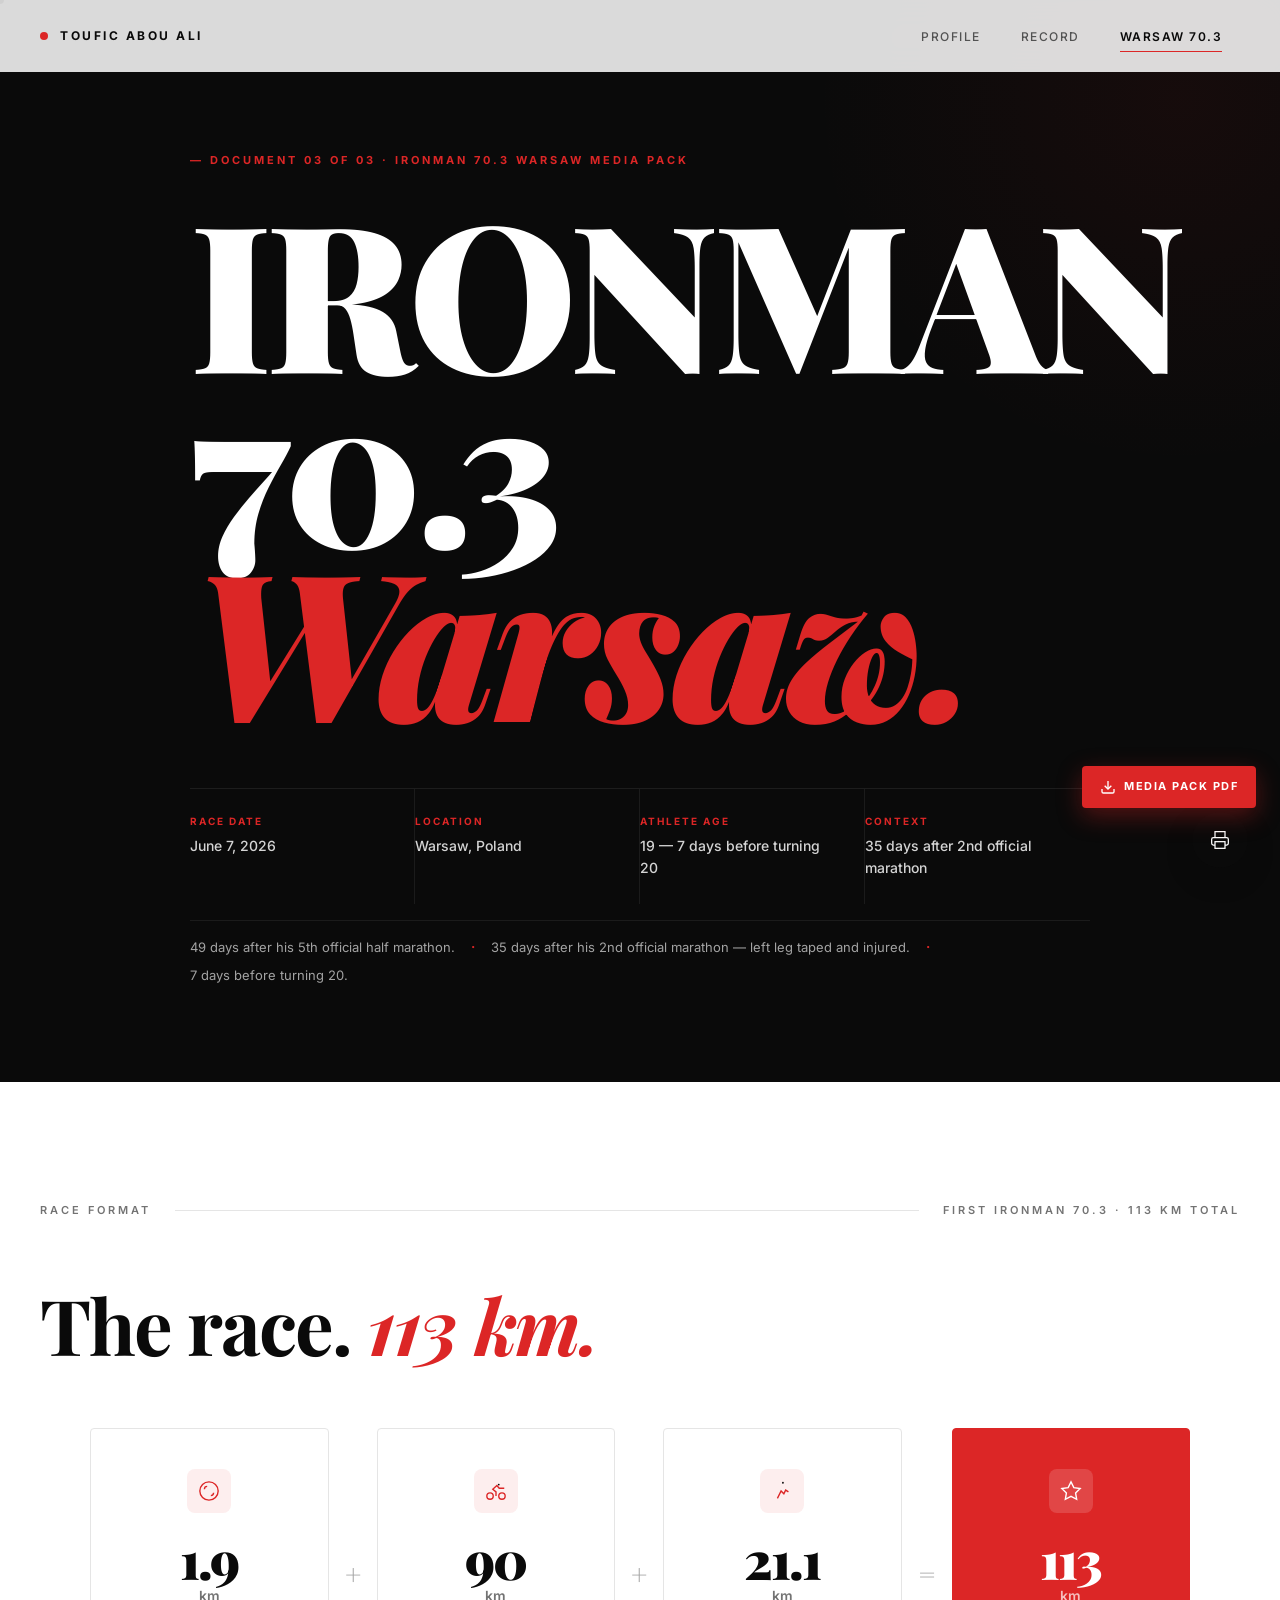
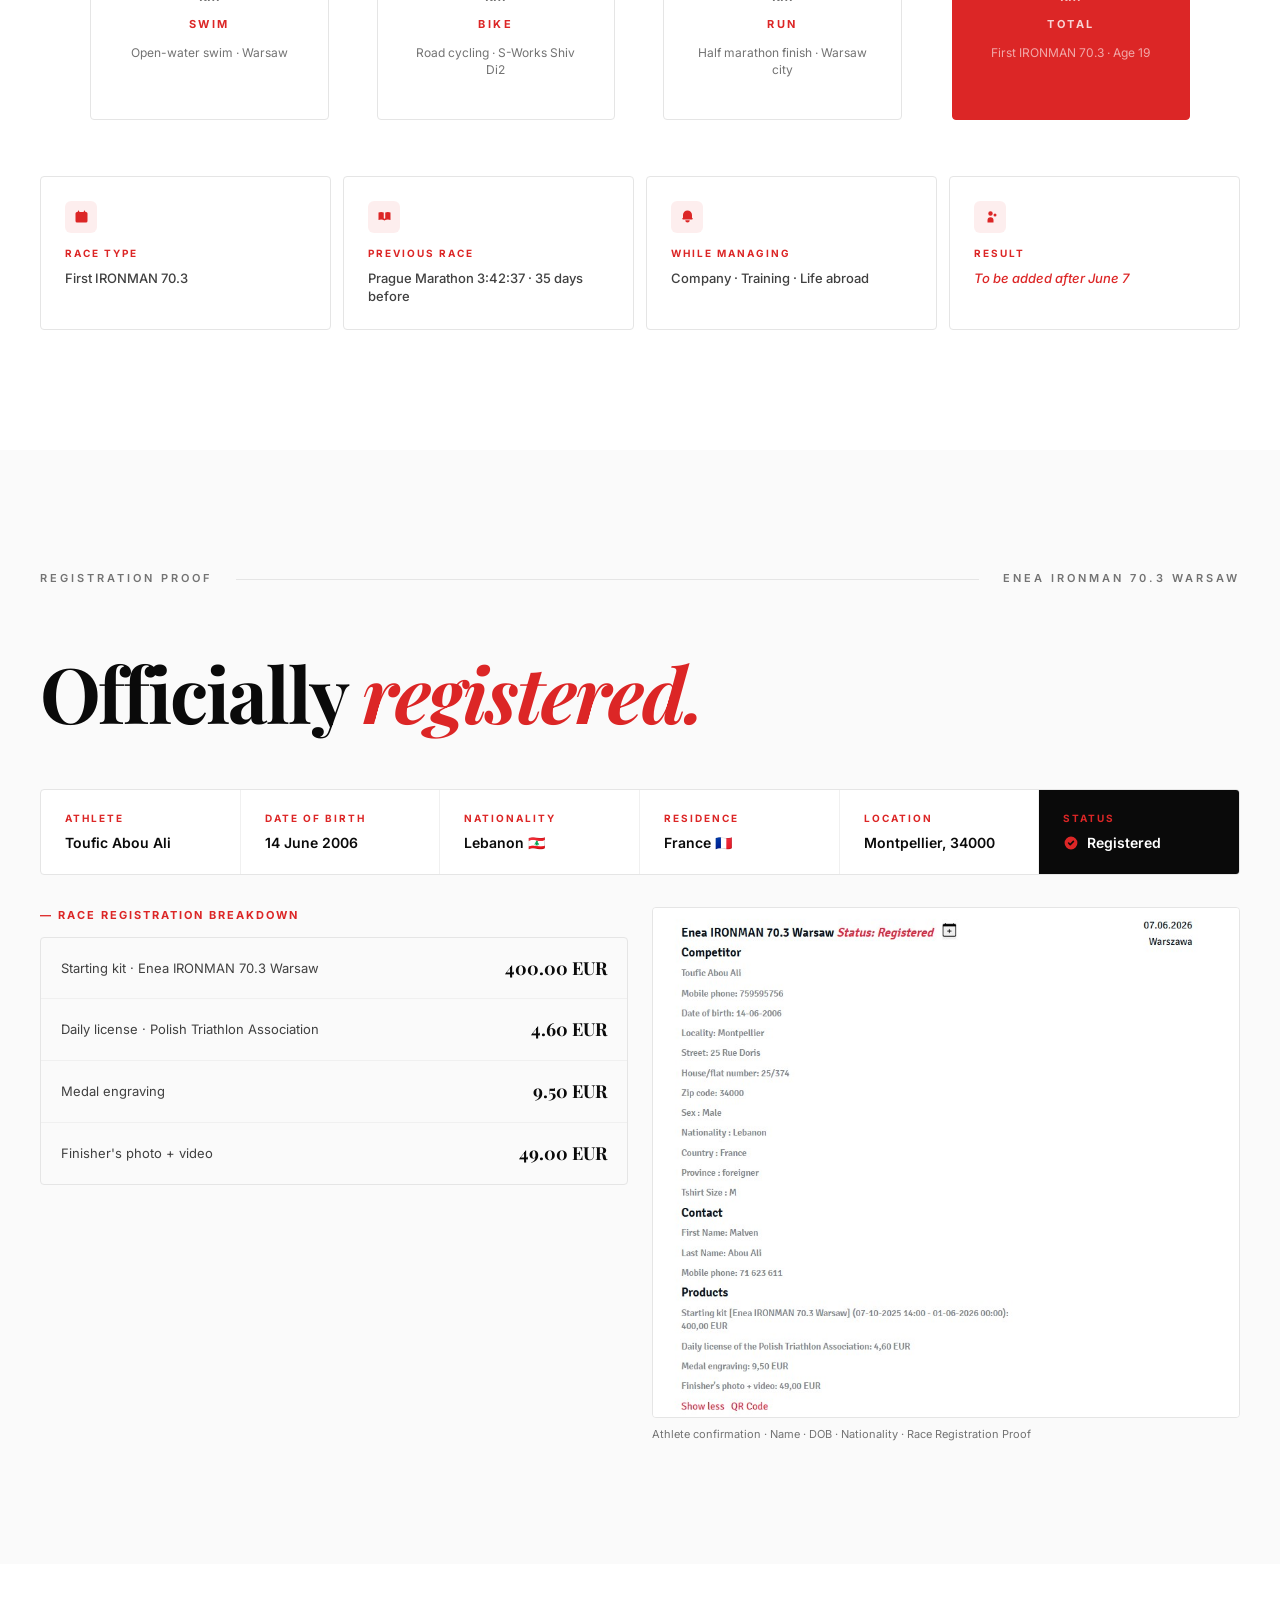
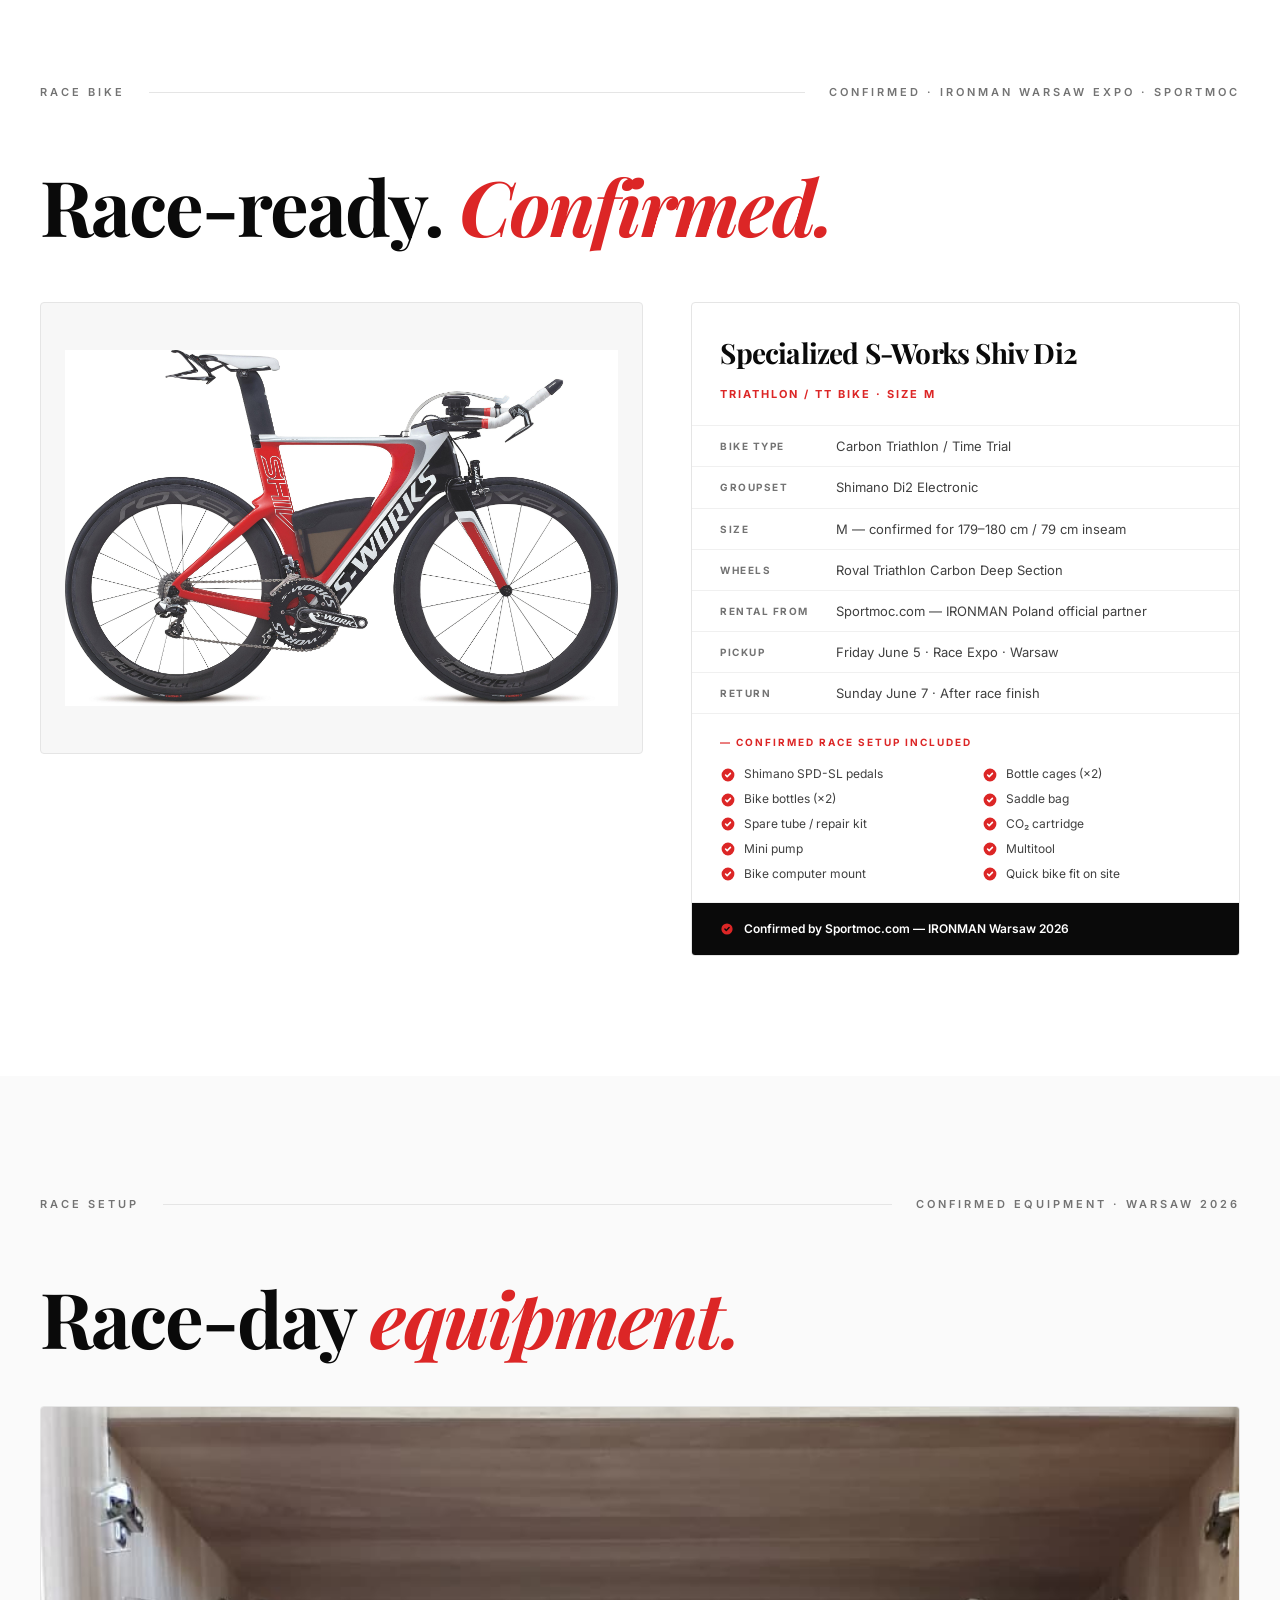
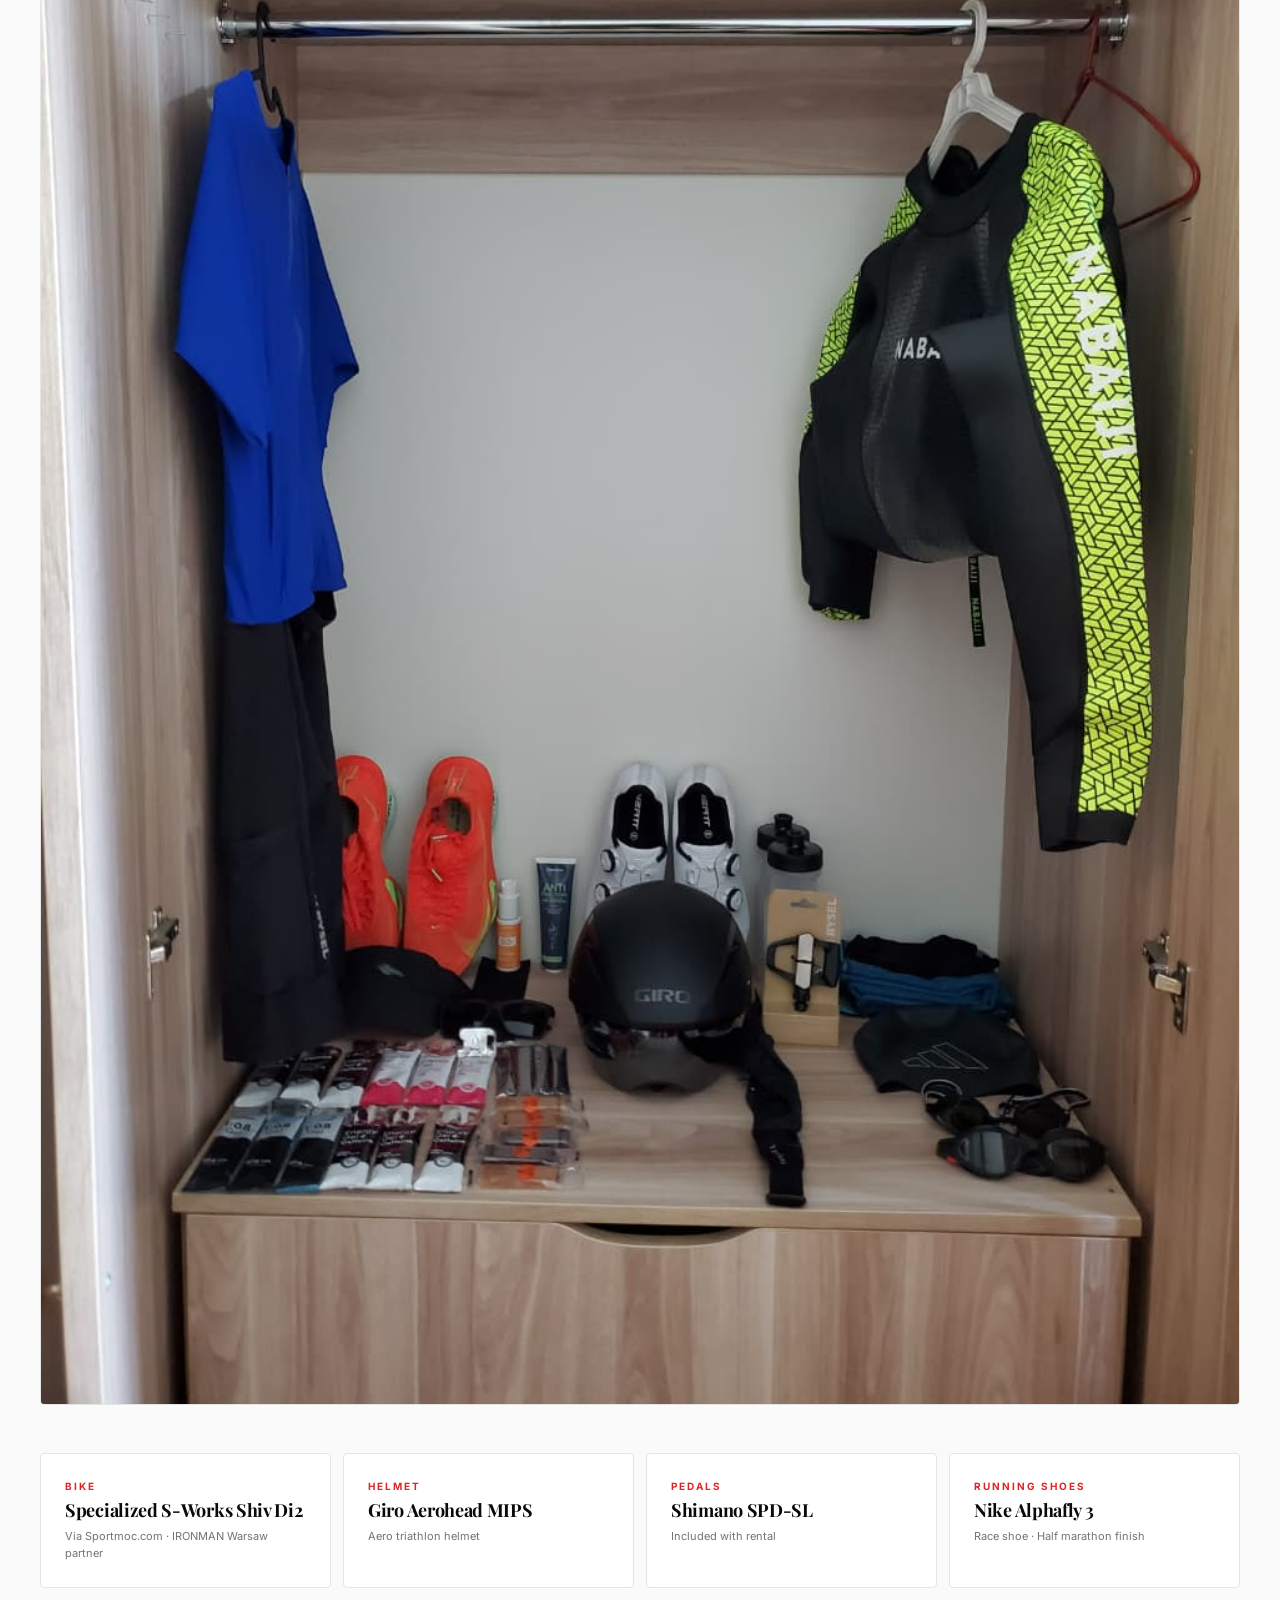
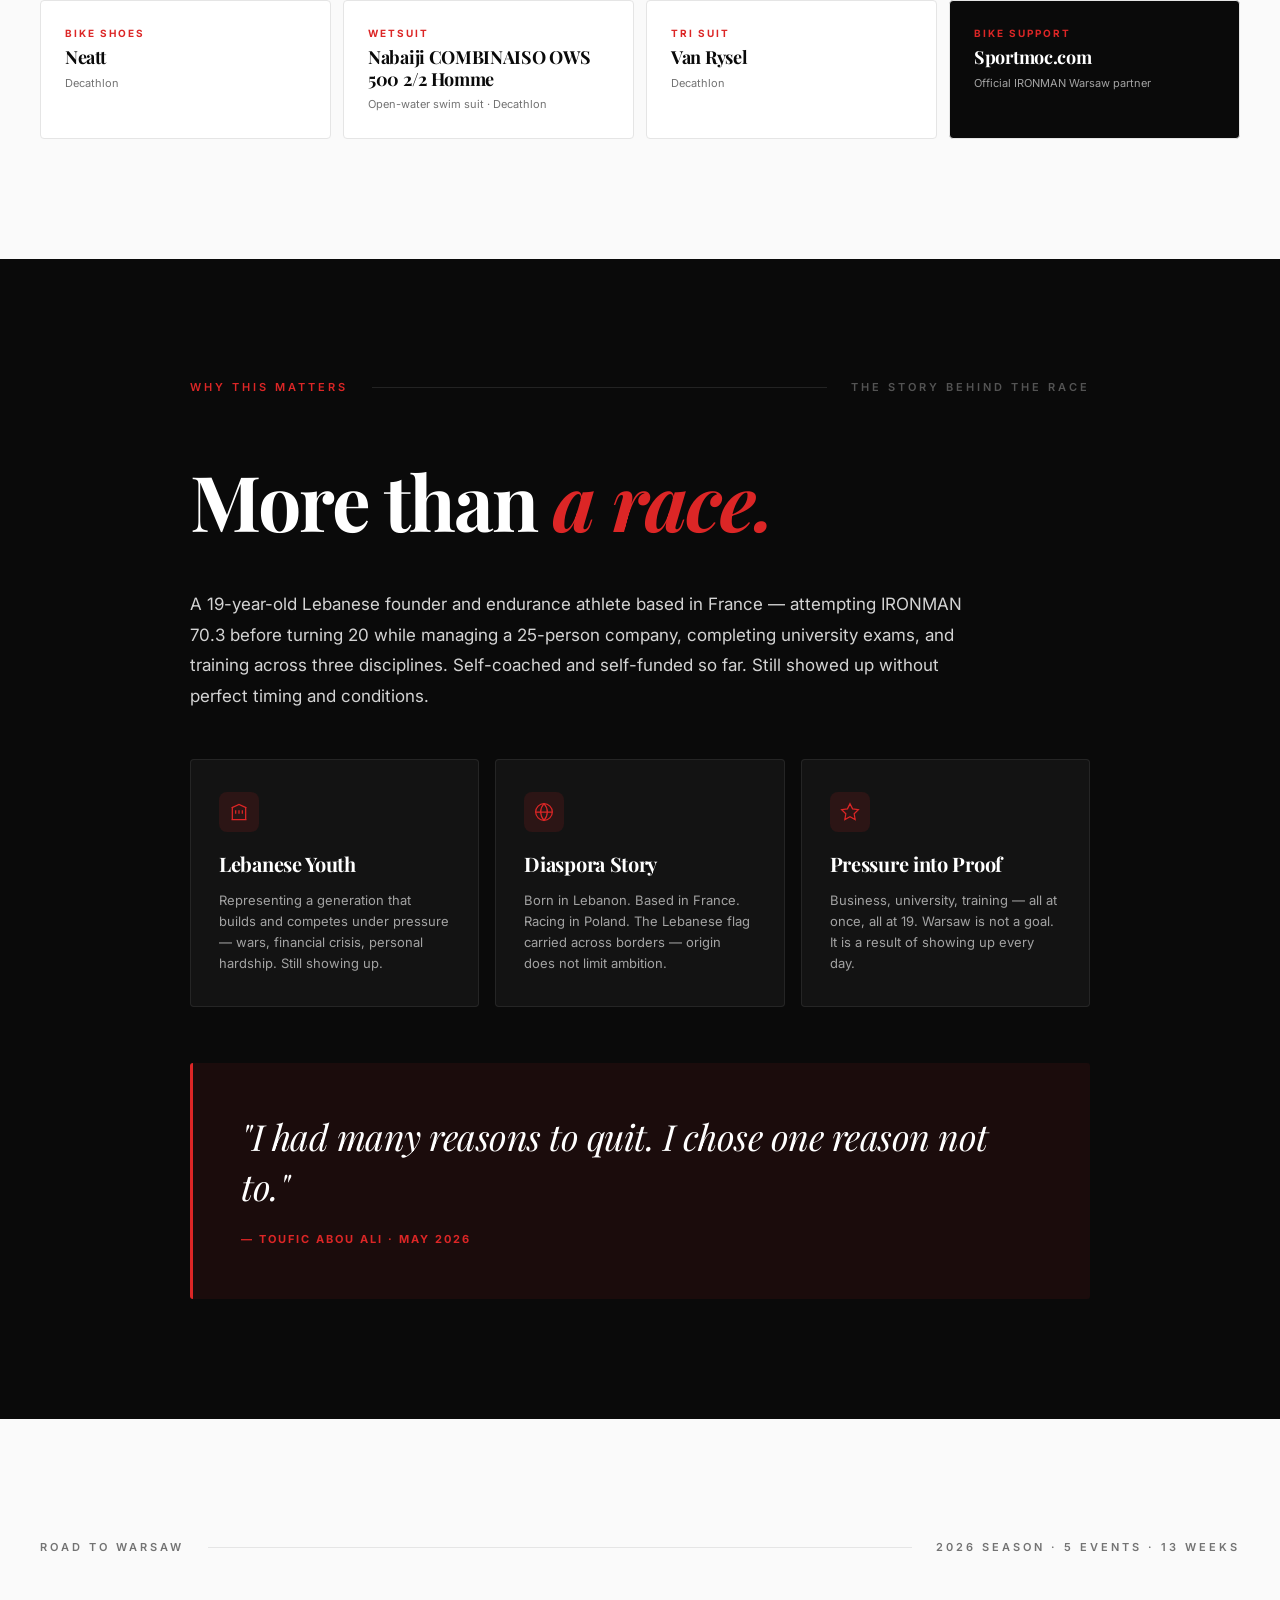
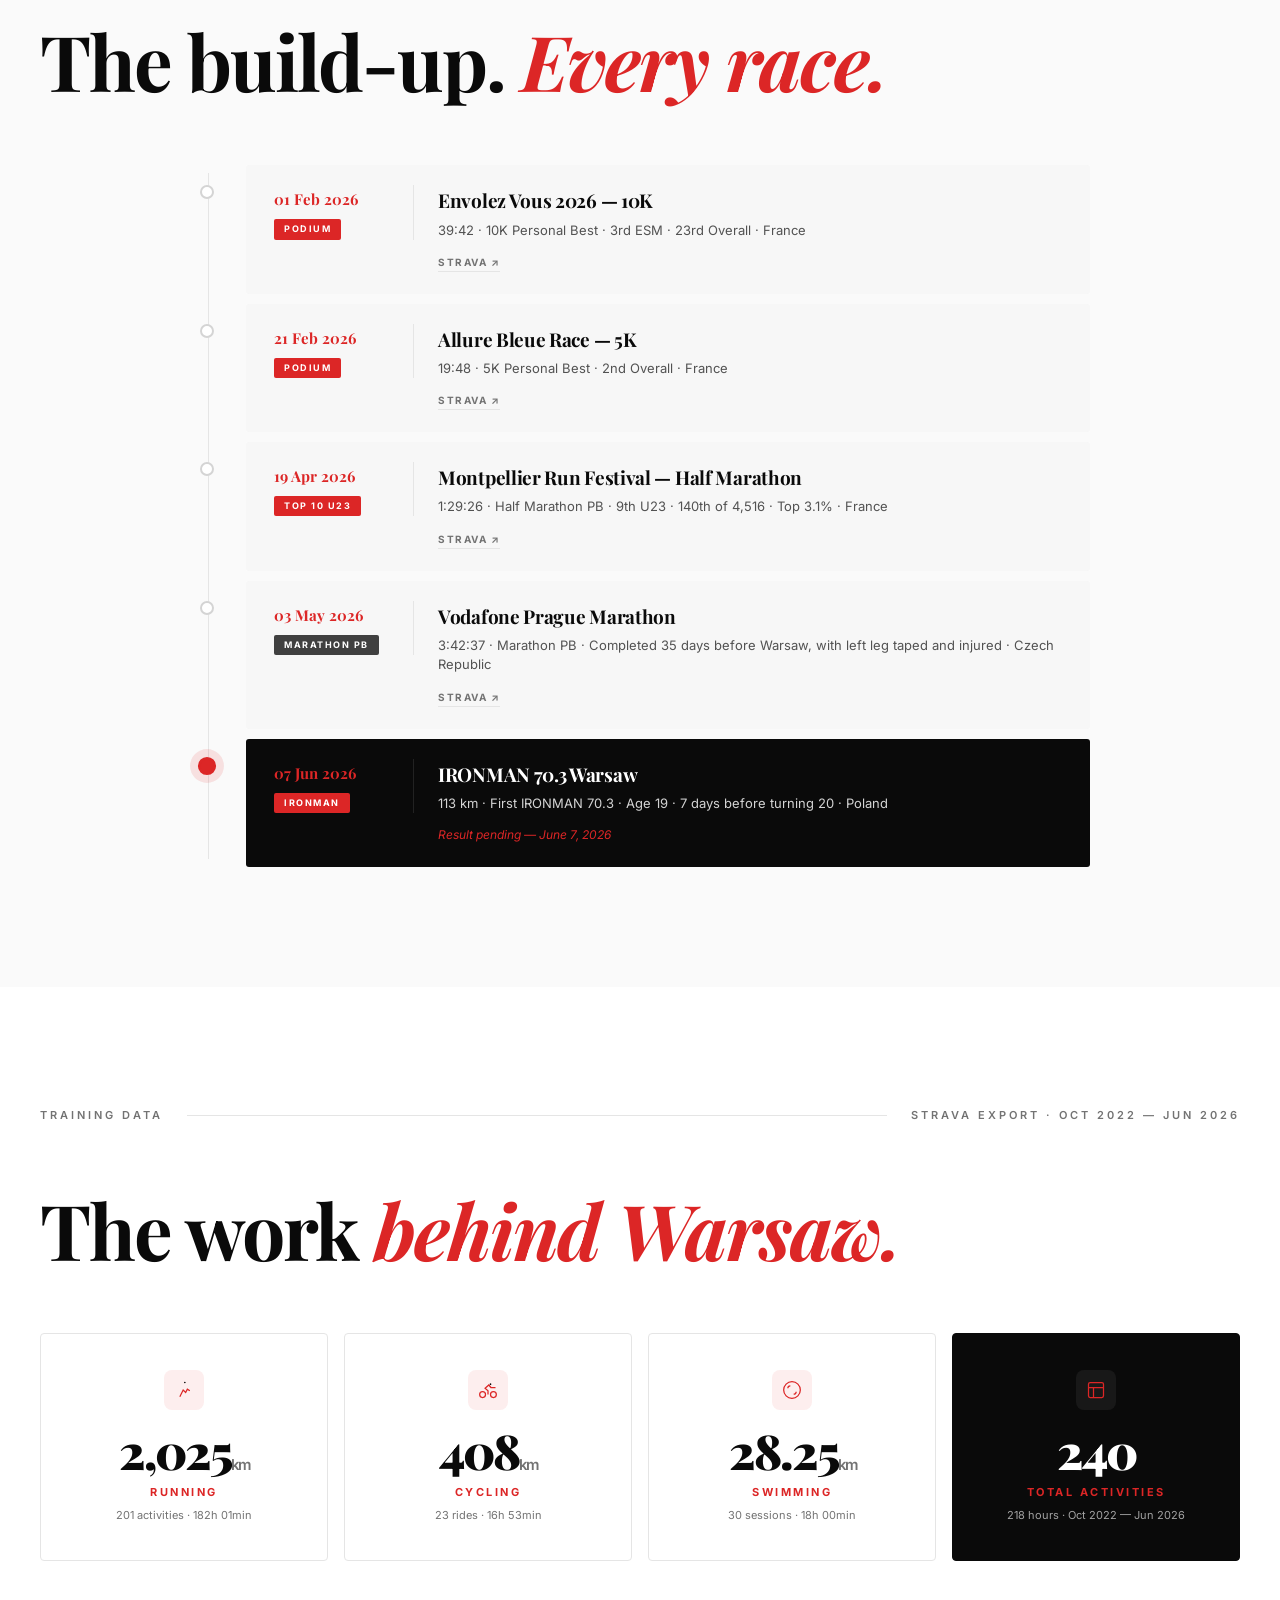
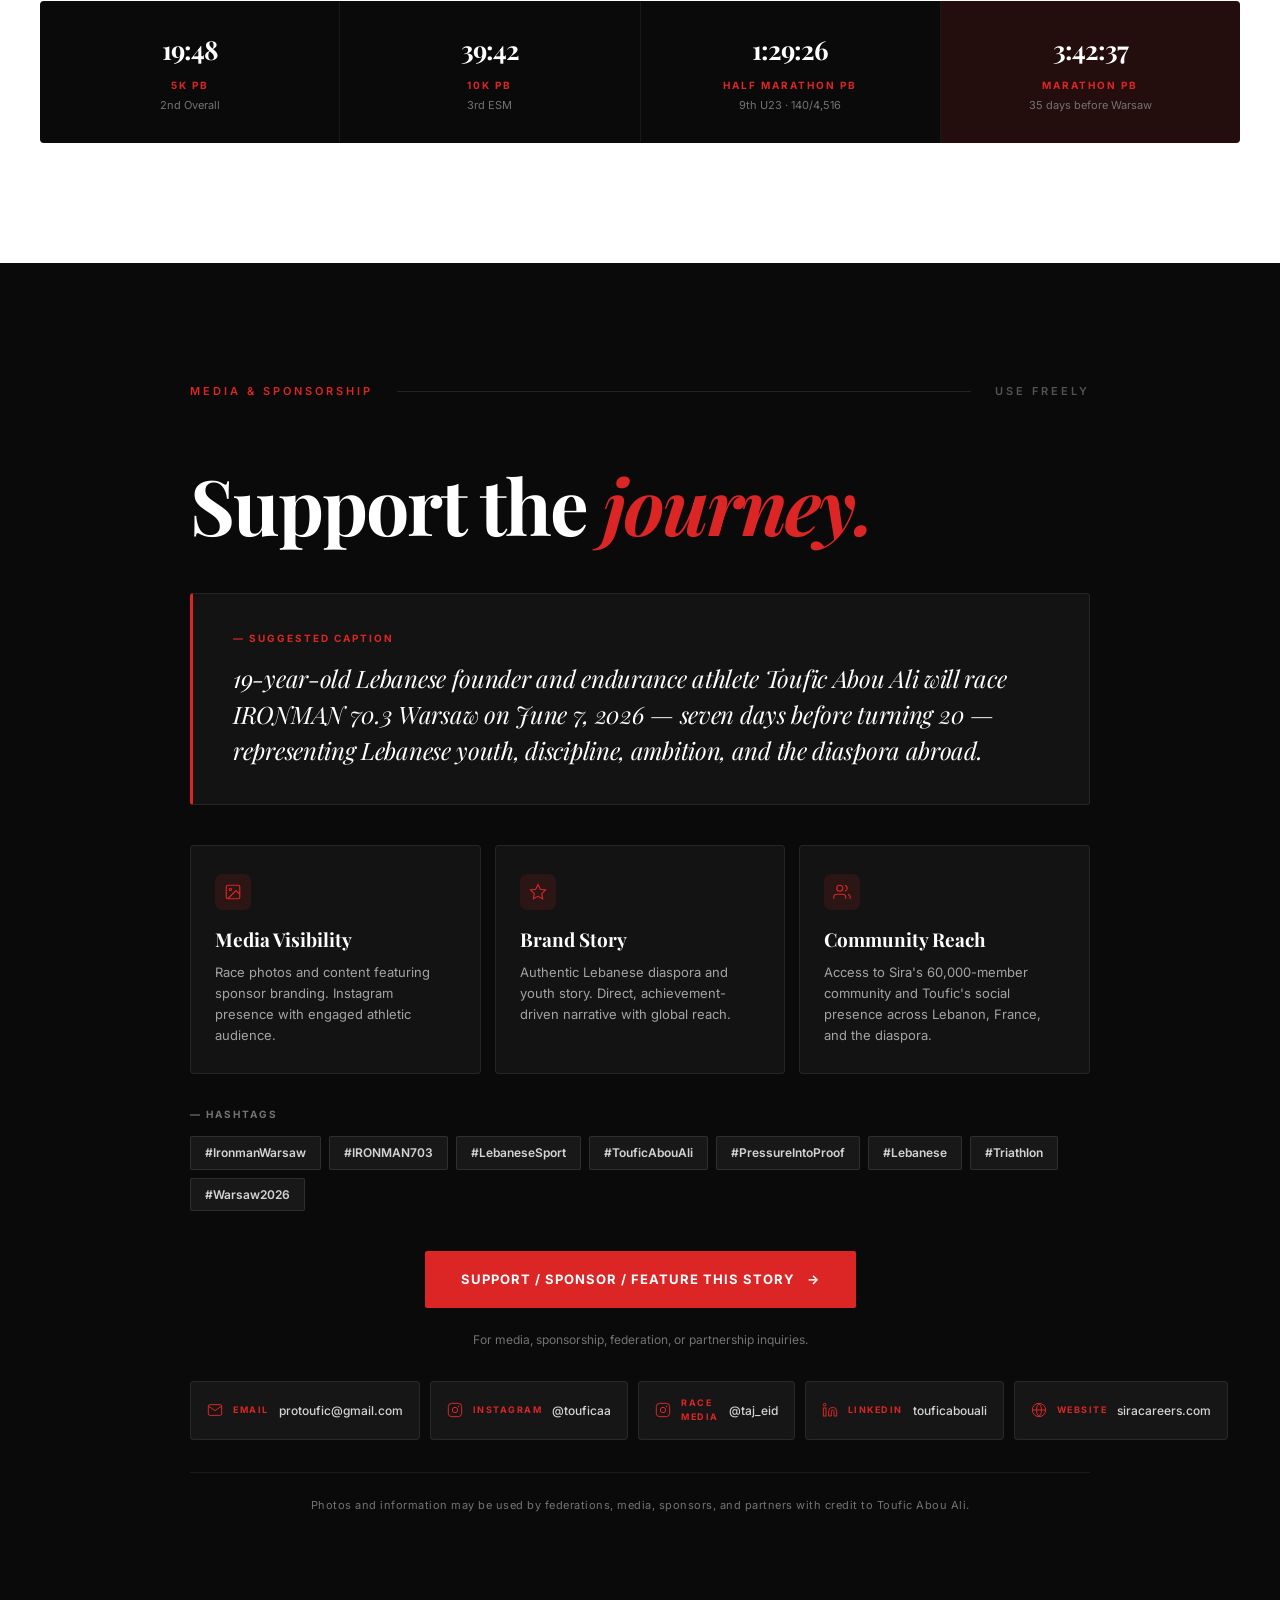
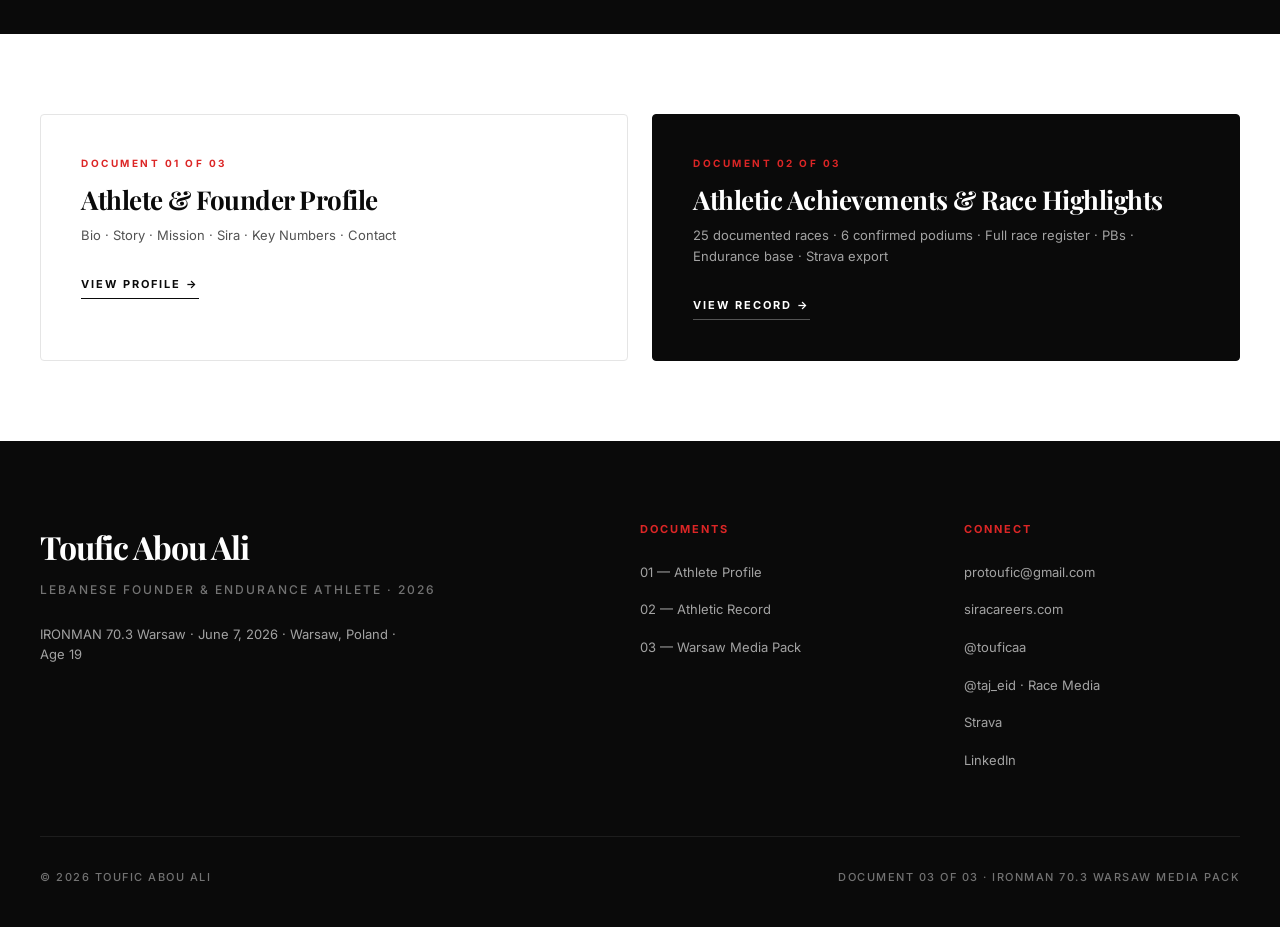
<file: ironman.html>
<!DOCTYPE html>
<html lang="en">
<head>
<meta charset="UTF-8">
<meta name="viewport" content="width=device-width, initial-scale=1.0">
<title>IRONMAN 70.3 Warsaw — Toufic Abou Ali</title>
<link href="https://fonts.googleapis.com/css2?family=Inter:wght@300;400;500;600;700;800;900&family=Playfair+Display:wght@400;700;900&display=swap" rel="stylesheet">
<link rel="stylesheet" href="styles.css">
<link rel="stylesheet" href="ironman.css">
  <link rel="stylesheet" href="mobile.css" media="screen and (max-width: 900px)">
</head>
<body>

<div class="loader" id="loader">
  <div class="loader-content">
    <div class="loader-mark"></div>
    <div class="loader-name">WARSAW 70.3</div>
    <div class="loader-bar"><div class="loader-bar-fill"></div></div>
  </div>
</div>

<div class="scroll-progress" id="scrollProgress"></div>

<nav class="nav" id="nav">
  <div class="nav-container">
    <a href="index.html" class="nav-logo">
      <span class="dot"></span>
      <span>TOUFIC ABOU ALI</span>
    </a>
    <ul class="nav-menu" id="navMenu">
      <li><a href="index.html" class="nav-link">Profile</a></li>
      <li><a href="record.html" class="nav-link">Record</a></li>
      <li><a href="ironman.html" class="nav-link active">Warsaw 70.3</a></li>
    </ul>
    <button class="nav-toggle" id="navToggle" aria-label="Menu">
      <span></span><span></span><span></span>
    </button>
  </div>
</nav>

<!-- ===== HERO ===== -->
<section class="im-hero">
  <div class="container-narrow">
    <div class="im-hero-tag">— Document 03 of 03 · IRONMAN 70.3 Warsaw Media Pack</div>
    <h1 class="im-hero-title">
      IRONMAN<br>70.3<br><em>Warsaw.</em>
    </h1>
    <div class="im-hero-meta">
      <div class="im-meta-cell">
        <span class="im-meta-key">Race Date</span>
        <span class="im-meta-val">June 7, 2026</span>
      </div>
      <div class="im-meta-cell">
        <span class="im-meta-key">Location</span>
        <span class="im-meta-val">Warsaw, Poland</span>
      </div>
      <div class="im-meta-cell">
        <span class="im-meta-key">Athlete Age</span>
        <span class="im-meta-val">19 — 7 days before turning 20</span>
      </div>
      <div class="im-meta-cell">
        <span class="im-meta-key">Context</span>
        <span class="im-meta-val">35 days after 2nd official marathon</span>
      </div>
    </div>
    <div class="im-positioning-strip">
      <span>49 days after his 5th official half marathon.</span>
      <span class="im-pos-dot">·</span>
      <span>35 days after his 2nd official marathon — left leg taped and injured.</span>
      <span class="im-pos-dot">·</span>
      <span>7 days before turning 20.</span>
    </div>
  </div>
</section>

<!-- ===== RACE FORMAT ===== -->
<section class="im-section" id="format">
  <div class="container">
    <div class="section-divider reveal">
      <span class="section-tag">Race Format</span>
      <div class="section-divider-line"></div>
      <span class="section-tag">First IRONMAN 70.3 · 113 km total</span>
    </div>

    <h2 class="headline-l reveal" style="margin-bottom: 64px;">
      The race. <em class="italic-accent">113 km.</em>
    </h2>

    <div class="im-format-grid reveal-stagger">

      <div class="im-format-card">
        <div class="im-format-icon-wrap">
          <svg viewBox="0 0 24 24" fill="none" stroke="currentColor" stroke-width="1.5">
            <path d="M2 12C2 6.48 6.48 2 12 2s10 4.48 10 10-4.48 10-10 10S2 17.52 2 12z"/>
            <path d="M7 10c0-1.66 1.34-3 3-3"/>
            <path d="M17 14c0 1.66-1.34 3-3 3"/>
          </svg>
        </div>
        <div class="im-format-num">1.9</div>
        <div class="im-format-unit">km</div>
        <div class="im-format-label">Swim</div>
        <p class="im-format-note">Open-water swim · Warsaw</p>
      </div>

      <div class="im-format-plus">+</div>

      <div class="im-format-card">
        <div class="im-format-icon-wrap">
          <svg viewBox="0 0 24 24" fill="none" stroke="currentColor" stroke-width="1.5">
            <circle cx="5.5" cy="17.5" r="3.5"/>
            <circle cx="18.5" cy="17.5" r="3.5"/>
            <path d="M15 6a1 1 0 100-2 1 1 0 000 2z" fill="currentColor" stroke="none"/>
            <path d="M12 17.5V13l-3.5-3 4.5-4 2.5 3H21"/>
          </svg>
        </div>
        <div class="im-format-num">90</div>
        <div class="im-format-unit">km</div>
        <div class="im-format-label">Bike</div>
        <p class="im-format-note">Road cycling · S-Works Shiv Di2</p>
      </div>

      <div class="im-format-plus">+</div>

      <div class="im-format-card">
        <div class="im-format-icon-wrap">
          <svg viewBox="0 0 24 24" fill="none" stroke="currentColor" stroke-width="1.5">
            <path d="M13 4a1 1 0 100-2 1 1 0 000 2z" fill="currentColor" stroke="none"/>
            <path d="M7 20l4-8 3 3 2-4 3 2"/>
          </svg>
        </div>
        <div class="im-format-num">21.1</div>
        <div class="im-format-unit">km</div>
        <div class="im-format-label">Run</div>
        <p class="im-format-note">Half marathon finish · Warsaw city</p>
      </div>

      <div class="im-format-equals">=</div>

      <div class="im-format-card im-format-total">
        <div class="im-format-icon-wrap" style="background:rgba(255,255,255,0.15);">
          <svg viewBox="0 0 24 24" fill="none" stroke="white" stroke-width="1.5">
            <polygon points="12 2 15.09 8.26 22 9.27 17 14.14 18.18 21.02 12 17.77 5.82 21.02 7 14.14 2 9.27 8.91 8.26 12 2"/>
          </svg>
        </div>
        <div class="im-format-num">113</div>
        <div class="im-format-unit">km</div>
        <div class="im-format-label">Total</div>
        <p class="im-format-note">First IRONMAN 70.3 · Age 19</p>
      </div>

    </div>

    <div class="im-context-panels reveal-stagger" style="margin-top: 56px;">
      <div class="im-ctx-panel">
        <div class="im-ctx-icon">
          <svg viewBox="0 0 20 20" fill="currentColor"><path d="M6 2a1 1 0 00-1 1v1H4a2 2 0 00-2 2v10a2 2 0 002 2h12a2 2 0 002-2V6a2 2 0 00-2-2h-1V3a1 1 0 10-2 0v1H7V3a1 1 0 00-1-1zm0 5a1 1 0 000 2h8a1 1 0 100-2H6z"/></svg>
        </div>
        <span class="im-ctx-label">Race type</span>
        <span class="im-ctx-value">First IRONMAN 70.3</span>
      </div>
      <div class="im-ctx-panel">
        <div class="im-ctx-icon">
          <svg viewBox="0 0 20 20" fill="currentColor"><path d="M9 4.804A7.968 7.968 0 005.5 4c-1.255 0-2.443.29-3.5.804v10A7.969 7.969 0 015.5 14c1.669 0 3.218.51 4.5 1.385A7.962 7.962 0 0114.5 14c1.255 0 2.443.29 3.5.804v-10A7.968 7.968 0 0014.5 4c-1.255 0-2.443.29-3.5.804V12a1 1 0 11-2 0V4.804z"/></svg>
        </div>
        <span class="im-ctx-label">Previous race</span>
        <span class="im-ctx-value">Prague Marathon 3:42:37 · 35 days before</span>
      </div>
      <div class="im-ctx-panel">
        <div class="im-ctx-icon">
          <svg viewBox="0 0 20 20" fill="currentColor"><path d="M10 2a6 6 0 00-6 6v3.586l-.707.707A1 1 0 004 14h12a1 1 0 00.707-1.707L16 11.586V8a6 6 0 00-6-6zM10 18a3 3 0 01-3-3h6a3 3 0 01-3 3z"/></svg>
        </div>
        <span class="im-ctx-label">While managing</span>
        <span class="im-ctx-value">Company · Training · Life abroad</span>
      </div>
      <div class="im-ctx-panel">
        <div class="im-ctx-icon">
          <svg viewBox="0 0 20 20" fill="currentColor"><path d="M13 6a3 3 0 11-6 0 3 3 0 016 0zM18 8a2 2 0 11-4 0 2 2 0 014 0zM14 15a4 4 0 00-8 0v3h8v-3z"/></svg>
        </div>
        <span class="im-ctx-label">Result</span>
        <span class="im-ctx-value" style="color:var(--red);font-style:italic;">To be added after June 7</span>
      </div>
    </div>
  </div>
</section>

<!-- ===== REGISTRATION PROOF ===== -->
<section class="im-section im-section-grey" id="proof">
  <div class="container">
    <div class="section-divider reveal">
      <span class="section-tag">Registration Proof</span>
      <div class="section-divider-line"></div>
      <span class="section-tag">Enea IRONMAN 70.3 Warsaw</span>
    </div>

    <h2 class="headline-l reveal" style="margin-bottom: 56px;">
      Officially <em class="italic-accent">registered.</em>
    </h2>

    <div class="im-reg-strip reveal">
      <div class="im-reg-cell">
        <span class="im-reg-key">Athlete</span>
        <span class="im-reg-val">Toufic Abou Ali</span>
      </div>
      <div class="im-reg-cell">
        <span class="im-reg-key">Date of Birth</span>
        <span class="im-reg-val">14 June 2006</span>
      </div>
      <div class="im-reg-cell">
        <span class="im-reg-key">Nationality</span>
        <span class="im-reg-val">Lebanon 🇱🇧</span>
      </div>
      <div class="im-reg-cell">
        <span class="im-reg-key">Residence</span>
        <span class="im-reg-val">France 🇫🇷</span>
      </div>
      <div class="im-reg-cell">
        <span class="im-reg-key">Location</span>
        <span class="im-reg-val">Montpellier, 34000</span>
      </div>
      <div class="im-reg-cell im-reg-cell-status">
        <span class="im-reg-key">Status</span>
        <span class="im-reg-status">
          <svg viewBox="0 0 20 20" fill="currentColor" width="16" height="16">
            <path fill-rule="evenodd" d="M10 18a8 8 0 100-16 8 8 0 000 16zm3.707-9.293a1 1 0 00-1.414-1.414L9 10.586 7.707 9.293a1 1 0 00-1.414 1.414l2 2a1 1 0 001.414 0l4-4z" clip-rule="evenodd"/>
          </svg>
          Registered
        </span>
      </div>
    </div>

    <div class="im-reg-grid reveal">
      <div class="im-products-block">
        <span class="im-products-label">— Race registration breakdown</span>
        <div class="im-products-table">
          <div class="im-product-row">
            <span class="im-product-name">Starting kit · Enea IRONMAN 70.3 Warsaw</span>
            <span class="im-product-price">400.00 EUR</span>
          </div>
          <div class="im-product-row">
            <span class="im-product-name">Daily license · Polish Triathlon Association</span>
            <span class="im-product-price">4.60 EUR</span>
          </div>
          <div class="im-product-row">
            <span class="im-product-name">Medal engraving</span>
            <span class="im-product-price">9.50 EUR</span>
          </div>
          <div class="im-product-row im-product-last">
            <span class="im-product-name">Finisher's photo + video</span>
            <span class="im-product-price">49.00 EUR</span>
          </div>
        </div>
      </div>

      <div class="im-screenshots-block">
        <div class="im-screenshot">
          <img src="assets/images/proof/ironman-registration-1.jpg" alt="IRONMAN Registration"
            onerror="this.style.display='none';this.nextElementSibling.style.display='flex';">
          <div class="im-screenshot-placeholder" style="display:none;">
            <span>Registration Screenshot</span>
            <small>assets/images/proof/ironman-registration-1.jpg</small>
          </div>
          <p class="im-screenshot-label">Athlete confirmation · Name · DOB · Nationality · Race Registration Proof</p>
        </div>
      </div>
    </div>
  </div>
</section>

<!-- ===== RACE BIKE ===== -->
<section class="im-section" id="bike">
  <div class="container">
    <div class="section-divider reveal">
      <span class="section-tag">Race Bike</span>
      <div class="section-divider-line"></div>
      <span class="section-tag">Confirmed · IRONMAN Warsaw Expo · Sportmoc</span>
    </div>

    <h2 class="headline-l reveal" style="margin-bottom: 56px;">
      Race-ready. <em class="italic-accent">Confirmed.</em>
    </h2>

    <div class="im-bike-layout reveal">

      <div class="im-bike-photo-wrap">
        <img src="assets/images/bike/specialized-shiv.jpg" alt="Specialized S-Works Shiv Di2"
          onerror="this.style.display='none';this.nextElementSibling.style.display='flex';">
        <div class="im-bike-placeholder" style="display:none;">
          <svg viewBox="0 0 24 24" fill="none" stroke="currentColor" stroke-width="1">
            <circle cx="5.5" cy="17.5" r="3.5"/>
            <circle cx="18.5" cy="17.5" r="3.5"/>
            <path d="M15 6a1 1 0 100-2 1 1 0 000 2z" fill="currentColor" stroke="none"/>
            <path d="M12 17.5V13l-3.5-3 4.5-4 2.5 3H21"/>
          </svg>
          <span>Specialized S-Works Shiv Di2</span>
          <small>assets/images/bike/specialized-shiv.jpg</small>
        </div>
      </div>

      <div class="im-bike-panel">
        <div class="im-bike-header">
          <h3 class="im-bike-name">Specialized S-Works Shiv Di2</h3>
          <span class="im-bike-type">Triathlon / TT Bike · Size M</span>
        </div>

        <div class="im-bike-specs">
          <div class="im-spec-row"><span class="im-spec-key">Bike type</span><span class="im-spec-val">Carbon Triathlon / Time Trial</span></div>
          <div class="im-spec-row"><span class="im-spec-key">Groupset</span><span class="im-spec-val">Shimano Di2 Electronic</span></div>
          <div class="im-spec-row"><span class="im-spec-key">Size</span><span class="im-spec-val">M — confirmed for 179–180 cm / 79 cm inseam</span></div>
          <div class="im-spec-row"><span class="im-spec-key">Wheels</span><span class="im-spec-val">Roval Triathlon Carbon Deep Section</span></div>
          <div class="im-spec-row"><span class="im-spec-key">Rental from</span><span class="im-spec-val">Sportmoc.com — IRONMAN Poland official partner</span></div>
          <div class="im-spec-row"><span class="im-spec-key">Pickup</span><span class="im-spec-val">Friday June 5 · Race Expo · Warsaw</span></div>
          <div class="im-spec-row"><span class="im-spec-key">Return</span><span class="im-spec-val">Sunday June 7 · After race finish</span></div>
        </div>

        <div class="im-bike-included">
          <span class="im-included-label">— Confirmed race setup included</span>
          <div class="im-included-grid">
            <div class="im-inc-item">
              <svg viewBox="0 0 20 20" fill="currentColor" class="im-inc-check"><path fill-rule="evenodd" d="M10 18a8 8 0 100-16 8 8 0 000 16zm3.707-9.293a1 1 0 00-1.414-1.414L9 10.586 7.707 9.293a1 1 0 00-1.414 1.414l2 2a1 1 0 001.414 0l4-4z" clip-rule="evenodd"/></svg>
              Shimano SPD-SL pedals
            </div>
            <div class="im-inc-item">
              <svg viewBox="0 0 20 20" fill="currentColor" class="im-inc-check"><path fill-rule="evenodd" d="M10 18a8 8 0 100-16 8 8 0 000 16zm3.707-9.293a1 1 0 00-1.414-1.414L9 10.586 7.707 9.293a1 1 0 00-1.414 1.414l2 2a1 1 0 001.414 0l4-4z" clip-rule="evenodd"/></svg>
              Bottle cages (×2)
            </div>
            <div class="im-inc-item">
              <svg viewBox="0 0 20 20" fill="currentColor" class="im-inc-check"><path fill-rule="evenodd" d="M10 18a8 8 0 100-16 8 8 0 000 16zm3.707-9.293a1 1 0 00-1.414-1.414L9 10.586 7.707 9.293a1 1 0 00-1.414 1.414l2 2a1 1 0 001.414 0l4-4z" clip-rule="evenodd"/></svg>
              Bike bottles (×2)
            </div>
            <div class="im-inc-item">
              <svg viewBox="0 0 20 20" fill="currentColor" class="im-inc-check"><path fill-rule="evenodd" d="M10 18a8 8 0 100-16 8 8 0 000 16zm3.707-9.293a1 1 0 00-1.414-1.414L9 10.586 7.707 9.293a1 1 0 00-1.414 1.414l2 2a1 1 0 001.414 0l4-4z" clip-rule="evenodd"/></svg>
              Saddle bag
            </div>
            <div class="im-inc-item">
              <svg viewBox="0 0 20 20" fill="currentColor" class="im-inc-check"><path fill-rule="evenodd" d="M10 18a8 8 0 100-16 8 8 0 000 16zm3.707-9.293a1 1 0 00-1.414-1.414L9 10.586 7.707 9.293a1 1 0 00-1.414 1.414l2 2a1 1 0 001.414 0l4-4z" clip-rule="evenodd"/></svg>
              Spare tube / repair kit
            </div>
            <div class="im-inc-item">
              <svg viewBox="0 0 20 20" fill="currentColor" class="im-inc-check"><path fill-rule="evenodd" d="M10 18a8 8 0 100-16 8 8 0 000 16zm3.707-9.293a1 1 0 00-1.414-1.414L9 10.586 7.707 9.293a1 1 0 00-1.414 1.414l2 2a1 1 0 001.414 0l4-4z" clip-rule="evenodd"/></svg>
              CO₂ cartridge
            </div>
            <div class="im-inc-item">
              <svg viewBox="0 0 20 20" fill="currentColor" class="im-inc-check"><path fill-rule="evenodd" d="M10 18a8 8 0 100-16 8 8 0 000 16zm3.707-9.293a1 1 0 00-1.414-1.414L9 10.586 7.707 9.293a1 1 0 00-1.414 1.414l2 2a1 1 0 001.414 0l4-4z" clip-rule="evenodd"/></svg>
              Mini pump
            </div>
            <div class="im-inc-item">
              <svg viewBox="0 0 20 20" fill="currentColor" class="im-inc-check"><path fill-rule="evenodd" d="M10 18a8 8 0 100-16 8 8 0 000 16zm3.707-9.293a1 1 0 00-1.414-1.414L9 10.586 7.707 9.293a1 1 0 00-1.414 1.414l2 2a1 1 0 001.414 0l4-4z" clip-rule="evenodd"/></svg>
              Multitool
            </div>
            <div class="im-inc-item">
              <svg viewBox="0 0 20 20" fill="currentColor" class="im-inc-check"><path fill-rule="evenodd" d="M10 18a8 8 0 100-16 8 8 0 000 16zm3.707-9.293a1 1 0 00-1.414-1.414L9 10.586 7.707 9.293a1 1 0 00-1.414 1.414l2 2a1 1 0 001.414 0l4-4z" clip-rule="evenodd"/></svg>
              Bike computer mount
            </div>
            <div class="im-inc-item">
              <svg viewBox="0 0 20 20" fill="currentColor" class="im-inc-check"><path fill-rule="evenodd" d="M10 18a8 8 0 100-16 8 8 0 000 16zm3.707-9.293a1 1 0 00-1.414-1.414L9 10.586 7.707 9.293a1 1 0 00-1.414 1.414l2 2a1 1 0 001.414 0l4-4z" clip-rule="evenodd"/></svg>
              Quick bike fit on site
            </div>
          </div>
        </div>

        <div class="im-bike-confirm-bar">
          <svg viewBox="0 0 20 20" fill="currentColor" width="14" height="14"><path fill-rule="evenodd" d="M10 18a8 8 0 100-16 8 8 0 000 16zm3.707-9.293a1 1 0 00-1.414-1.414L9 10.586 7.707 9.293a1 1 0 00-1.414 1.414l2 2a1 1 0 001.414 0l4-4z" clip-rule="evenodd"/></svg>
          Confirmed by Sportmoc.com — IRONMAN Warsaw 2026
        </div>
      </div>

    </div>
  </div>
</section>

<!-- ===== RACE SETUP ===== -->
<section class="im-section im-section-grey" id="setup">
  <div class="container">
    <div class="section-divider reveal">
      <span class="section-tag">Race Setup</span>
      <div class="section-divider-line"></div>
      <span class="section-tag">Confirmed Equipment · Warsaw 2026</span>
    </div>

    <h2 class="headline-l reveal" style="margin-bottom: 48px;">
      Race-day <em class="italic-accent">equipment.</em>
    </h2>

    <div class="im-equipment-photo reveal" style="margin-bottom: 48px;">
        <img src="assets/images/bike/race-gear.jpeg" alt="Race-day Equipment - IRONMAN 70.3 Warsaw 2026" style="width: 100%; border-radius: 4px; border: 1px solid var(--grey-200);">
      </div>

      <div class="im-setup-grid reveal-stagger">
      <div class="im-setup-item">
        <span class="im-setup-cat">Bike</span>
        <span class="im-setup-val">Specialized S-Works Shiv Di2</span>
        <span class="im-setup-note">Via Sportmoc.com · IRONMAN Warsaw partner</span>
      </div>
      <div class="im-setup-item">
        <span class="im-setup-cat">Helmet</span>
        <span class="im-setup-val">Giro Aerohead MIPS</span>
        <span class="im-setup-note">Aero triathlon helmet</span>
      </div>
      <div class="im-setup-item">
        <span class="im-setup-cat">Pedals</span>
        <span class="im-setup-val">Shimano SPD-SL</span>
        <span class="im-setup-note">Included with rental</span>
      </div>
      <div class="im-setup-item">
        <span class="im-setup-cat">Running Shoes</span>
        <span class="im-setup-val">Nike Alphafly 3</span>
        <span class="im-setup-note">Race shoe · Half marathon finish</span>
      </div>
      <div class="im-setup-item">
        <span class="im-setup-cat">Bike Shoes</span>
        <span class="im-setup-val">Neatt</span>
        <span class="im-setup-note">Decathlon</span>
      </div>
      <div class="im-setup-item">
        <span class="im-setup-cat">Wetsuit</span>
        <span class="im-setup-val">Nabaiji COMBINAISO OWS 500 2/2 Homme</span>
        <span class="im-setup-note">Open-water swim suit &middot; Decathlon</span>
      </div>
      <div class="im-setup-item">
        <span class="im-setup-cat">Tri Suit</span>
        <span class="im-setup-val">Van Rysel</span>
        <span class="im-setup-note">Decathlon</span>
      </div>
      <div class="im-setup-item im-setup-dark">
        <span class="im-setup-cat">Bike Support</span>
        <span class="im-setup-val">Sportmoc.com</span>
        <span class="im-setup-note">Official IRONMAN Warsaw partner</span>
      </div>
    </div>
  </div>
</section>

<!-- ===== WHY THIS MATTERS ===== -->
<section class="im-section im-section-dark" id="why">
  <div class="container-narrow">
    <div class="section-divider reveal" style="border-color:rgba(255,255,255,0.1);">
      <span class="section-tag" style="color:var(--red);">Why This Matters</span>
      <div class="section-divider-line" style="background:rgba(255,255,255,0.1);"></div>
      <span class="section-tag" style="color:rgba(255,255,255,0.3);">The story behind the race</span>
    </div>

    <h2 class="headline-l reveal" style="margin-bottom: 48px; color:var(--white);">
      More than <em class="italic-accent">a race.</em>
    </h2>

    <p class="im-why-lead reveal">
      A 19-year-old Lebanese founder and endurance athlete based in France — attempting IRONMAN 70.3 before turning 20 while managing a 25-person company, completing university exams, and training across three disciplines. Self-coached and self-funded so far. Still showed up without perfect timing and conditions.
    </p>

    <div class="im-why-cards reveal-stagger">
      <div class="im-why-card">
        <div class="im-why-icon">
          <svg viewBox="0 0 24 24" fill="none" stroke="currentColor" stroke-width="1.5">
            <path d="M3 21h18M3 7l9-4 9 4M4 7v14M20 7v14M8 10v4M12 10v4M16 10v4"/>
          </svg>
        </div>
        <h4>Lebanese Youth</h4>
        <p>Representing a generation that builds and competes under pressure — wars, financial crisis, personal hardship. Still showing up.</p>
      </div>
      <div class="im-why-card">
        <div class="im-why-icon">
          <svg viewBox="0 0 24 24" fill="none" stroke="currentColor" stroke-width="1.5">
            <circle cx="12" cy="12" r="10"/>
            <path d="M2 12h20M12 2a15.3 15.3 0 014 10 15.3 15.3 0 01-4 10 15.3 15.3 0 01-4-10 15.3 15.3 0 014-10z"/>
          </svg>
        </div>
        <h4>Diaspora Story</h4>
        <p>Born in Lebanon. Based in France. Racing in Poland. The Lebanese flag carried across borders — origin does not limit ambition.</p>
      </div>
      <div class="im-why-card">
        <div class="im-why-icon">
          <svg viewBox="0 0 24 24" fill="none" stroke="currentColor" stroke-width="1.5">
            <path d="M12 2l3.09 6.26L22 9.27l-5 4.87 1.18 6.88L12 17.77l-6.18 3.25L7 14.14 2 9.27l6.91-1.01L12 2z"/>
          </svg>
        </div>
        <h4>Pressure into Proof</h4>
        <p>Business, university, training — all at once, all at 19. Warsaw is not a goal. It is a result of showing up every day.</p>
      </div>
    </div>

    <div class="im-quote reveal">
      <p>"I had many reasons to quit. I chose one reason not to."</p>
      <span>— Toufic Abou Ali · May 2026</span>
    </div>
  </div>
</section>

<!-- ===== ROAD TO WARSAW ===== -->
<section class="im-section im-section-grey" id="road">
  <div class="container">
    <div class="section-divider reveal">
      <span class="section-tag">Road to Warsaw</span>
      <div class="section-divider-line"></div>
      <span class="section-tag">2026 season · 5 events · 13 weeks</span>
    </div>

    <h2 class="headline-l reveal" style="margin-bottom: 64px;">
      The build-up. <em class="italic-accent">Every race.</em>
    </h2>

    <div class="im-road-timeline reveal">

      <div class="im-road-item">
        <div class="im-road-dot"></div>
        <div class="im-road-content-wrap">
          <div class="im-road-left">
            <span class="im-road-date">01 Feb 2026</span>
            <span class="im-road-badge">Podium</span>
          </div>
          <div class="im-road-right">
            <h4>Envolez Vous 2026 — 10K</h4>
            <p>39:42 · 10K Personal Best · 3rd ESM · 23rd Overall · France</p>
            <a href="https://www.strava.com/activities/17249976869" target="_blank" class="im-road-link">Strava ↗</a>
          </div>
        </div>
      </div>

      <div class="im-road-item">
        <div class="im-road-dot"></div>
        <div class="im-road-content-wrap">
          <div class="im-road-left">
            <span class="im-road-date">21 Feb 2026</span>
            <span class="im-road-badge">Podium</span>
          </div>
          <div class="im-road-right">
            <h4>Allure Bleue Race — 5K</h4>
            <p>19:48 · 5K Personal Best · 2nd Overall · France</p>
            <a href="https://www.strava.com/activities/17472316459" target="_blank" class="im-road-link">Strava ↗</a>
          </div>
        </div>
      </div>

      <div class="im-road-item">
        <div class="im-road-dot"></div>
        <div class="im-road-content-wrap">
          <div class="im-road-left">
            <span class="im-road-date">19 Apr 2026</span>
            <span class="im-road-badge">Top 10 U23</span>
          </div>
          <div class="im-road-right">
            <h4>Montpellier Run Festival — Half Marathon</h4>
            <p>1:29:26 · Half Marathon PB · 9th U23 · 140th of 4,516 · Top 3.1% · France</p>
            <a href="https://www.strava.com/activities/18175504201" target="_blank" class="im-road-link">Strava ↗</a>
          </div>
        </div>
      </div>

      <div class="im-road-item">
        <div class="im-road-dot"></div>
        <div class="im-road-content-wrap">
          <div class="im-road-left">
            <span class="im-road-date">03 May 2026</span>
            <span class="im-road-badge im-road-badge-dark">Marathon PB</span>
          </div>
          <div class="im-road-right">
            <h4>Vodafone Prague Marathon</h4>
            <p>3:42:37 · Marathon PB · Completed 35 days before Warsaw, with left leg taped and injured · Czech Republic</p>
            <a href="https://www.strava.com/activities/18717374673" target="_blank" class="im-road-link">Strava ↗</a>
          </div>
        </div>
      </div>

      <div class="im-road-item im-road-item-final">
        <div class="im-road-dot im-road-dot-red"></div>
        <div class="im-road-content-wrap">
          <div class="im-road-left">
            <span class="im-road-date">07 Jun 2026</span>
            <span class="im-road-badge im-road-badge-red">IRONMAN</span>
          </div>
          <div class="im-road-right">
            <h4>IRONMAN 70.3 Warsaw</h4>
            <p>113 km · First IRONMAN 70.3 · Age 19 · 7 days before turning 20 · Poland</p>
            <span class="im-road-pending">Result pending — June 7, 2026</span>
          </div>
        </div>
      </div>

    </div>
  </div>
</section>

<!-- ===== TRAINING PROOF ===== -->
<section class="im-section" id="training">
  <div class="container">
    <div class="section-divider reveal">
      <span class="section-tag">Training Data</span>
      <div class="section-divider-line"></div>
      <span class="section-tag">Strava export · Oct 2022 — Jun 2026</span>
    </div>

    <h2 class="headline-l reveal" style="margin-bottom: 64px;">
      The work <em class="italic-accent">behind Warsaw.</em>
    </h2>

    <div class="im-training-grid reveal-stagger">
      <div class="im-training-card">
        <div class="im-training-icon">
          <svg viewBox="0 0 24 24" fill="none" stroke="currentColor" stroke-width="1.5">
            <path d="M13 4a1 1 0 100-2 1 1 0 000 2z" fill="currentColor" stroke="none"/>
            <path d="M7 20l4-8 3 3 2-4 3 2"/>
          </svg>
        </div>
        <div class="im-training-num"><span data-count="2164">0</span><span class="im-training-unit">km</span></div>
        <div class="im-training-label">Running</div>
        <div class="im-training-sub">201 activities · 182h 01min</div>
      </div>
      <div class="im-training-card">
        <div class="im-training-icon">
          <svg viewBox="0 0 24 24" fill="none" stroke="currentColor" stroke-width="1.5">
            <circle cx="5.5" cy="17.5" r="3.5"/>
            <circle cx="18.5" cy="17.5" r="3.5"/>
            <path d="M15 6a1 1 0 100-2 1 1 0 000 2z" fill="currentColor" stroke="none"/>
            <path d="M12 17.5V13l-3.5-3 4.5-4 2.5 3H21"/>
          </svg>
        </div>
        <div class="im-training-num"><span data-count="436">0</span><span class="im-training-unit">km</span></div>
        <div class="im-training-label">Cycling</div>
        <div class="im-training-sub">23 rides · 16h 53min</div>
      </div>
      <div class="im-training-card">
        <div class="im-training-icon">
          <svg viewBox="0 0 24 24" fill="none" stroke="currentColor" stroke-width="1.5">
            <path d="M2 12C2 6.48 6.48 2 12 2s10 4.48 10 10-4.48 10-10 10S2 17.52 2 12z"/>
            <path d="M7 10c0-1.66 1.34-3 3-3"/>
            <path d="M17 14c0 1.66-1.34 3-3 3"/>
          </svg>
        </div>
        <div class="im-training-num"><span>28.25</span><span class="im-training-unit">km</span></div>
        <div class="im-training-label">Swimming</div>
        <div class="im-training-sub">30 sessions · 18h 00min</div>
      </div>
      <div class="im-training-card im-training-dark">
        <div class="im-training-icon" style="background:rgba(255,255,255,0.06);">
          <svg viewBox="0 0 24 24" fill="none" stroke="var(--red)" stroke-width="1.5">
            <rect x="3" y="3" width="18" height="18" rx="2"/>
            <path d="M3 9h18M9 21V9"/>
          </svg>
        </div>
        <div class="im-training-num"><span data-count="256">0</span></div>
        <div class="im-training-label">Total Activities</div>
        <div class="im-training-sub">218 hours · Oct 2022 — Jun 2026</div>
      </div>
    </div>

    <div class="im-pbs-strip reveal" style="margin-top: 40px;">
      <div class="im-pb-cell">
        <span class="im-pb-time">19:48</span>
        <span class="im-pb-dist">5K PB</span>
        <span class="im-pb-note">2nd Overall</span>
      </div>
      <div class="im-pb-divider"></div>
      <div class="im-pb-cell">
        <span class="im-pb-time">39:42</span>
        <span class="im-pb-dist">10K PB</span>
        <span class="im-pb-note">3rd ESM</span>
      </div>
      <div class="im-pb-divider"></div>
      <div class="im-pb-cell">
        <span class="im-pb-time">1:29:26</span>
        <span class="im-pb-dist">Half Marathon PB</span>
        <span class="im-pb-note">9th U23 · 140/4,516</span>
      </div>
      <div class="im-pb-divider"></div>
      <div class="im-pb-cell im-pb-featured">
        <span class="im-pb-time">3:42:37</span>
        <span class="im-pb-dist">Marathon PB</span>
        <span class="im-pb-note">35 days before Warsaw</span>
      </div>
    </div>
  </div>
</section>

<!-- ===== MEDIA + SPONSORSHIP ===== -->
<section class="im-section im-section-dark" id="media">
  <div class="container-narrow">
    <div class="section-divider reveal" style="border-color:rgba(255,255,255,0.1);">
      <span class="section-tag" style="color:var(--red);">Media & Sponsorship</span>
      <div class="section-divider-line" style="background:rgba(255,255,255,0.1);"></div>
      <span class="section-tag" style="color:rgba(255,255,255,0.3);">Use freely</span>
    </div>

    <h2 class="headline-l reveal" style="margin-bottom: 48px; color:var(--white);">
      Support the <em class="italic-accent">journey.</em>
    </h2>

    <div class="im-caption-block reveal">
      <span class="im-caption-tag">— Suggested caption</span>
      <blockquote class="im-caption">19-year-old Lebanese founder and endurance athlete Toufic Abou Ali will race IRONMAN 70.3 Warsaw on June 7, 2026 — seven days before turning 20 — representing Lebanese youth, discipline, ambition, and the diaspora abroad.</blockquote>
    </div>

    <div class="im-sponsor-cards reveal-stagger">
      <div class="im-sponsor-card">
        <div class="im-sponsor-icon">
          <svg viewBox="0 0 24 24" fill="none" stroke="currentColor" stroke-width="1.5">
            <rect x="3" y="3" width="18" height="18" rx="2"/>
            <circle cx="8.5" cy="8.5" r="1.5"/>
            <polyline points="21 15 16 10 5 21"/>
          </svg>
        </div>
        <h4>Media Visibility</h4>
        <p>Race photos and content featuring sponsor branding. Instagram presence with engaged athletic audience.</p>
      </div>
      <div class="im-sponsor-card">
        <div class="im-sponsor-icon">
          <svg viewBox="0 0 24 24" fill="none" stroke="currentColor" stroke-width="1.5">
            <path d="M12 2l3.09 6.26L22 9.27l-5 4.87 1.18 6.88L12 17.77l-6.18 3.25L7 14.14 2 9.27l6.91-1.01L12 2z"/>
          </svg>
        </div>
        <h4>Brand Story</h4>
        <p>Authentic Lebanese diaspora and youth story. Direct, achievement-driven narrative with global reach.</p>
      </div>
      <div class="im-sponsor-card">
        <div class="im-sponsor-icon">
          <svg viewBox="0 0 24 24" fill="none" stroke="currentColor" stroke-width="1.5">
            <path d="M17 21v-2a4 4 0 00-4-4H5a4 4 0 00-4 4v2"/>
            <circle cx="9" cy="7" r="4"/>
            <path d="M23 21v-2a4 4 0 00-3-3.87M16 3.13a4 4 0 010 7.75"/>
          </svg>
        </div>
        <h4>Community Reach</h4>
        <p>Access to Sira's 60,000-member community and Toufic's social presence across Lebanon, France, and the diaspora.</p>
      </div>
    </div>

    <div class="im-hashtags reveal">
      <span class="im-hashtag-label">— Hashtags</span>
      <div class="im-hashtag-row">
        <span>#IronmanWarsaw</span>
        <span>#IRONMAN703</span>
        <span>#LebaneseSport</span>
        <span>#TouficAbouAli</span>
        <span>#PressureIntoProof</span>
        <span>#Lebanese</span>
        <span>#Triathlon</span>
        <span>#Warsaw2026</span>
      </div>
    </div>

    <!-- Sponsor CTA -->
    <div class="im-sponsor-cta reveal">
      <a href="mailto:protoufic@gmail.com?subject=Sponsorship%20%2F%20Media%20Inquiry%20%E2%80%94%20Toufic%20Abou%20Ali"
         class="im-cta-btn">
        <span>Support / Sponsor / Feature This Story</span>
        <span>→</span>
      </a>
      <p class="im-cta-note">For media, sponsorship, federation, or partnership inquiries.</p>
    </div>

    <div class="im-sponsor-contacts reveal">
      <a href="mailto:protoufic@gmail.com" class="im-sponsor-contact">
        <svg viewBox="0 0 24 24" fill="none" stroke="currentColor" stroke-width="1.5" width="16" height="16">
          <path d="M4 4h16c1.1 0 2 .9 2 2v12c0 1.1-.9 2-2 2H4c-1.1 0-2-.9-2-2V6c0-1.1.9-2 2-2z"/>
          <polyline points="22,6 12,13 2,6"/>
        </svg>
        <span class="im-sc-label">Email</span>
        <span class="im-sc-val">protoufic@gmail.com</span>
      </a>
      <a href="https://www.instagram.com/touficaa/" target="_blank" class="im-sponsor-contact">
        <svg viewBox="0 0 24 24" fill="none" stroke="currentColor" stroke-width="1.5" width="16" height="16">
          <rect x="2" y="2" width="20" height="20" rx="5"/>
          <circle cx="12" cy="12" r="4"/>
          <circle cx="17.5" cy="6.5" r="0.5" fill="currentColor"/>
        </svg>
        <span class="im-sc-label">Instagram</span>
        <span class="im-sc-val">@touficaa</span>
      </a>
      <a href="https://www.instagram.com/taj_eid/" target="_blank" class="im-sponsor-contact">
        <svg viewBox="0 0 24 24" fill="none" stroke="currentColor" stroke-width="1.5" width="16" height="16">
          <rect x="2" y="2" width="20" height="20" rx="5"/>
          <circle cx="12" cy="12" r="4"/>
          <circle cx="17.5" cy="6.5" r="0.5" fill="currentColor"/>
        </svg>
        <span class="im-sc-label">Race Media</span>
        <span class="im-sc-val">@taj_eid</span>
      </a>
      <a href="https://www.linkedin.com/in/touficabouali" target="_blank" class="im-sponsor-contact">
        <svg viewBox="0 0 24 24" fill="none" stroke="currentColor" stroke-width="1.5" width="16" height="16">
          <path d="M16 8a6 6 0 016 6v7h-4v-7a2 2 0 00-2-2 2 2 0 00-2 2v7h-4v-7a6 6 0 016-6z"/>
          <rect x="2" y="9" width="4" height="12"/>
          <circle cx="4" cy="4" r="2"/>
        </svg>
        <span class="im-sc-label">LinkedIn</span>
        <span class="im-sc-val">touficabouali</span>
      </a>
      <a href="https://siracareers.com" target="_blank" class="im-sponsor-contact">
        <svg viewBox="0 0 24 24" fill="none" stroke="currentColor" stroke-width="1.5" width="16" height="16">
          <circle cx="12" cy="12" r="10"/>
          <path d="M2 12h20M12 2a15.3 15.3 0 014 10 15.3 15.3 0 01-4 10 15.3 15.3 0 01-4-10 15.3 15.3 0 014-10z"/>
        </svg>
        <span class="im-sc-label">Website</span>
        <span class="im-sc-val">siracareers.com</span>
      </a>
    </div>

    <p class="im-media-use-note reveal">
      Photos and information may be used by federations, media, sponsors, and partners with credit to Toufic Abou Ali.
    </p>

  </div>
</section>

<!-- ===== NAVIGATE ===== -->
<section class="im-section" style="padding: 80px 0;">
  <div class="container">
    <div class="im-nav-cards reveal-stagger">
      <a href="index.html" class="im-nav-card">
        <span class="im-nav-tag">Document 01 of 03</span>
        <h3>Athlete &amp; Founder Profile</h3>
        <p>Bio · Story · Mission · Sira · Key Numbers · Contact</p>
        <span class="im-nav-arrow">View profile →</span>
      </a>
      <a href="record.html" class="im-nav-card im-nav-dark">
        <span class="im-nav-tag">Document 02 of 03</span>
        <h3>Athletic Achievements &amp; Race Highlights</h3>
        <p>25 documented races · 6 confirmed podiums · Full race register · PBs · Endurance base · Strava export</p>
        <span class="im-nav-arrow">View record →</span>
      </a>
    </div>
  </div>
</section>

<footer class="footer">
  <div class="container">
    <div class="footer-grid">
      <div>
        <div class="footer-brand-name">Toufic Abou Ali</div>
        <div class="footer-brand-tagline">Lebanese Founder & Endurance Athlete · 2026</div>
        <p style="font-size:13px;line-height:1.6;color:var(--grey-400);max-width:380px;">
          IRONMAN 70.3 Warsaw · June 7, 2026 · Warsaw, Poland · Age 19
        </p>
      </div>
      <div>
        <div class="footer-col-title">Documents</div>
        <ul class="footer-list">
          <li><a href="index.html">01 — Athlete Profile</a></li>
          <li><a href="record.html">02 — Athletic Record</a></li>
          <li><a href="ironman.html">03 — Warsaw Media Pack</a></li>
        </ul>
      </div>
      <div>
        <div class="footer-col-title">Connect</div>
        <ul class="footer-list">
          <li><a href="mailto:protoufic@gmail.com">protoufic@gmail.com</a></li>
          <li><a href="https://siracareers.com" target="_blank">siracareers.com</a></li>
          <li><a href="https://www.instagram.com/touficaa/" target="_blank">@touficaa</a></li>
          <li><a href="https://www.instagram.com/taj_eid/" target="_blank">@taj_eid · Race Media</a></li>
          <li><a href="https://www.strava.com/athletes/109556347" target="_blank">Strava</a></li>
          <li><a href="https://www.linkedin.com/in/touficabouali" target="_blank">LinkedIn</a></li>
        </ul>
      </div>
    </div>
    <div class="footer-bottom">
      <span>© 2026 Toufic Abou Ali</span>
      <span>Document 03 of 03 · IRONMAN 70.3 Warsaw Media Pack</span>
    </div>
  </div>
</footer>

<div class="download-fab-group">
  <a href="javascript:window.print()" class="download-fab" title="Download Warsaw Media Pack PDF">
    <svg viewBox="0 0 24 24" fill="none" stroke="currentColor" stroke-width="2">
      <path d="M21 15v4a2 2 0 01-2 2H5a2 2 0 01-2-2v-4"/>
      <polyline points="7 10 12 15 17 10"/>
      <line x1="12" y1="15" x2="12" y2="3"/>
    </svg>
    <span>Media Pack PDF</span>
  </a>
</div>
<button class="print-fab" onclick="window.print()" aria-label="Print">
  <svg viewBox="0 0 24 24" fill="none">
    <polyline points="6 9 6 2 18 2 18 9"/>
    <path d="M6 18H4a2 2 0 01-2-2v-5a2 2 0 012-2h16a2 2 0 012 2v5a2 2 0 01-2 2h-2"/>
    <rect x="6" y="14" width="12" height="8"/>
  </svg>
</button>

<script src="script.js"></script>
</body>
</html>
</file>
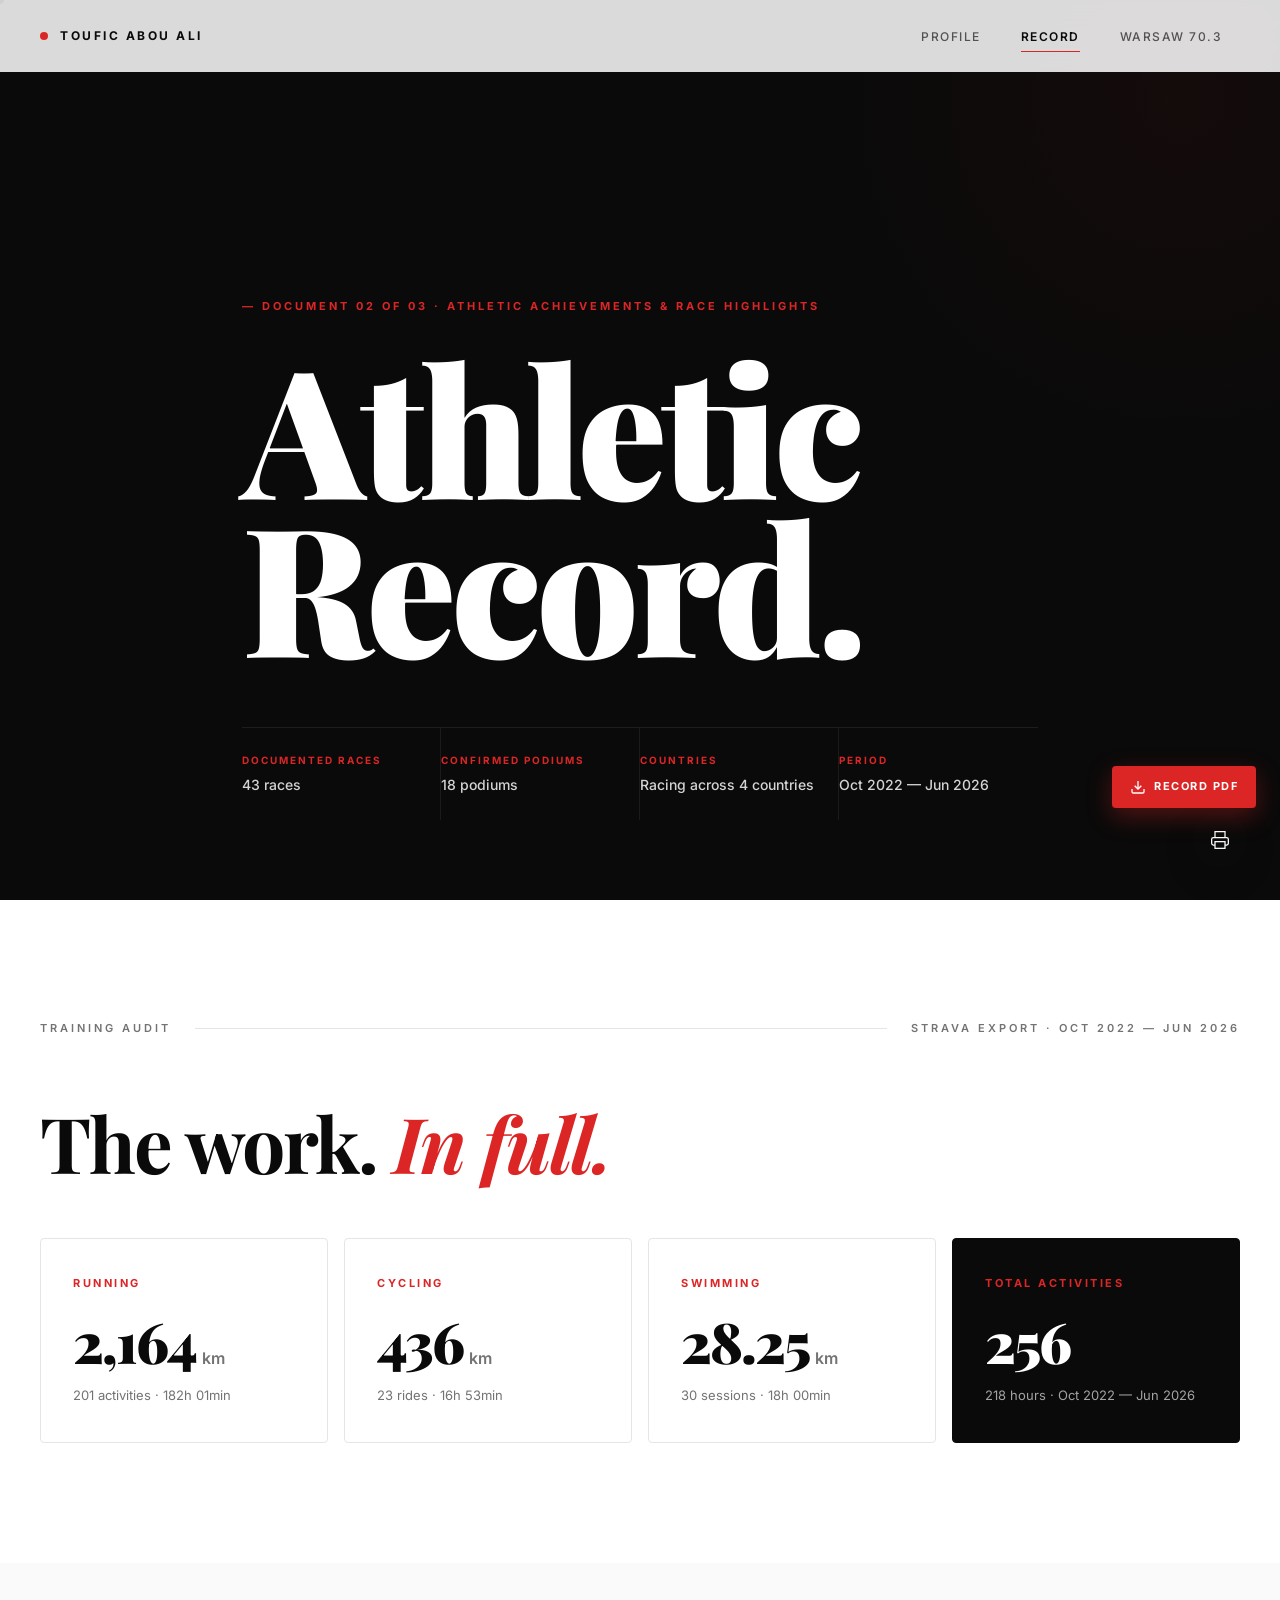
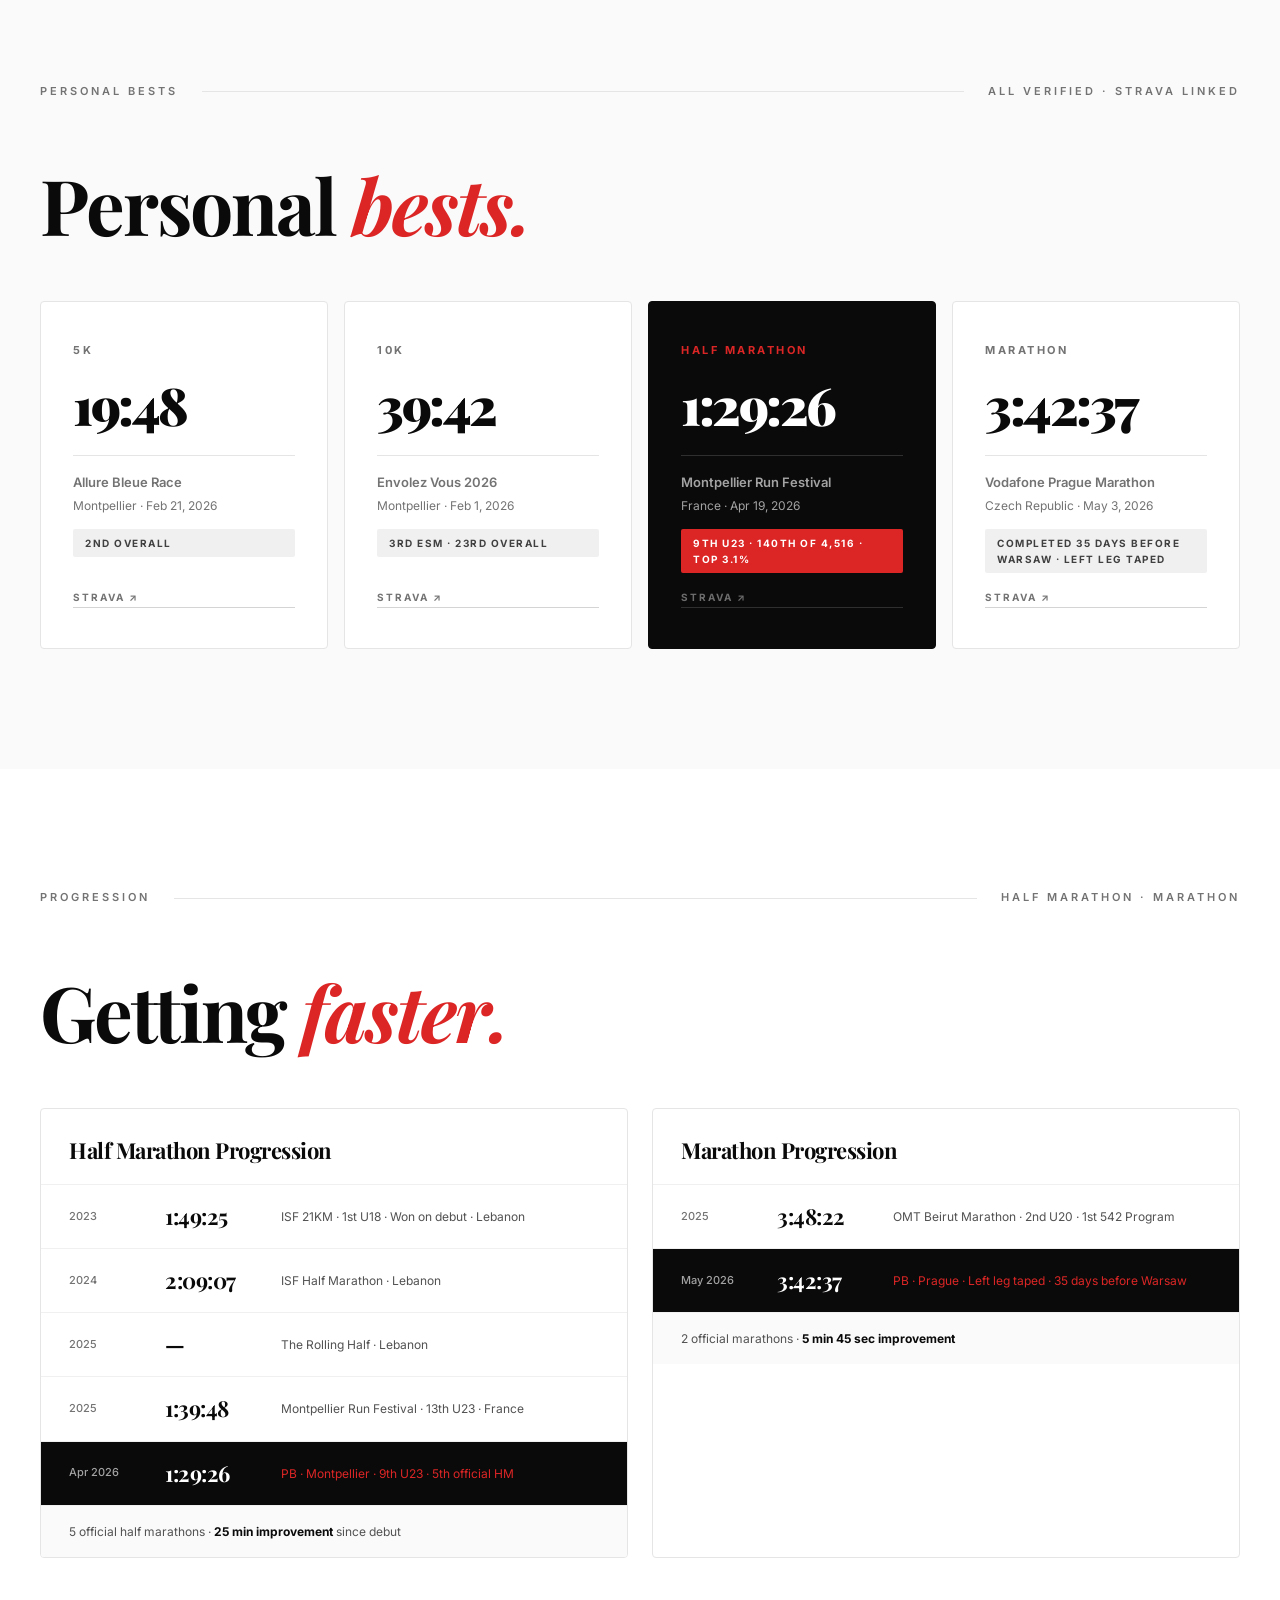
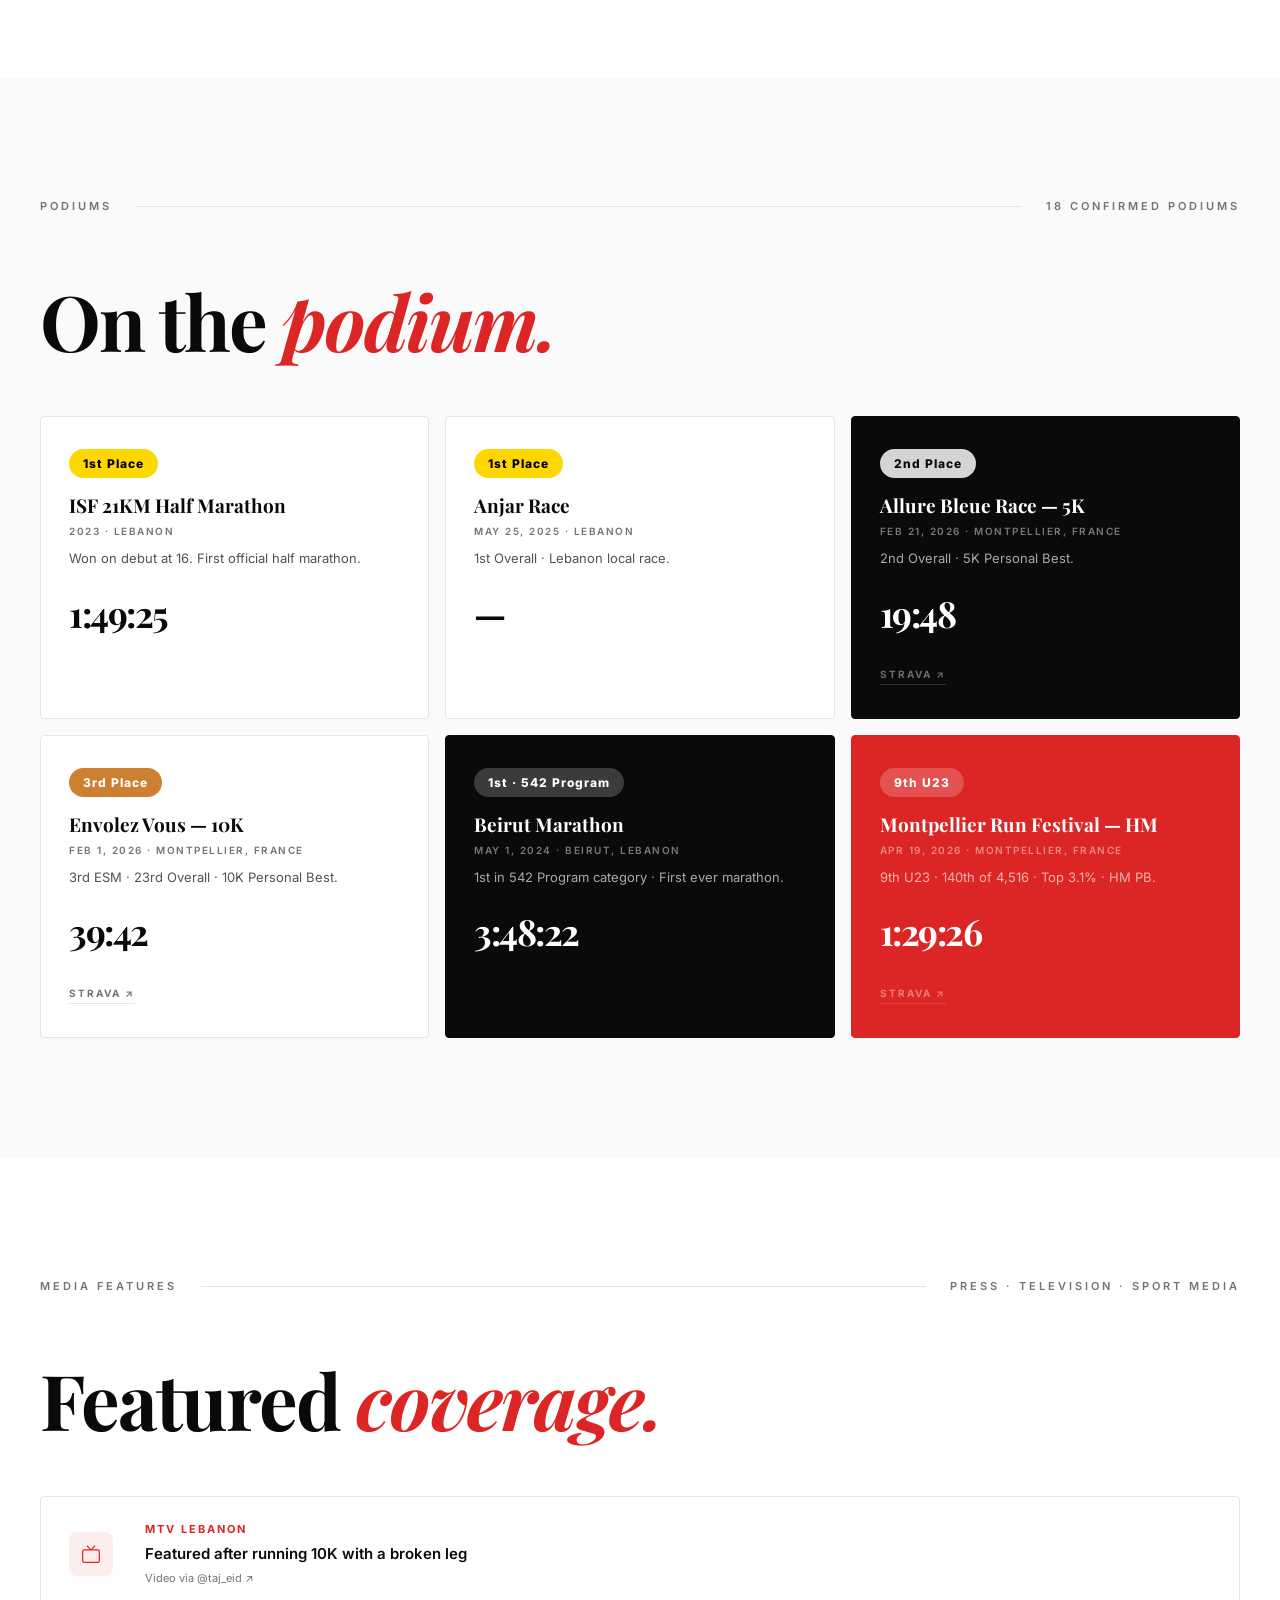
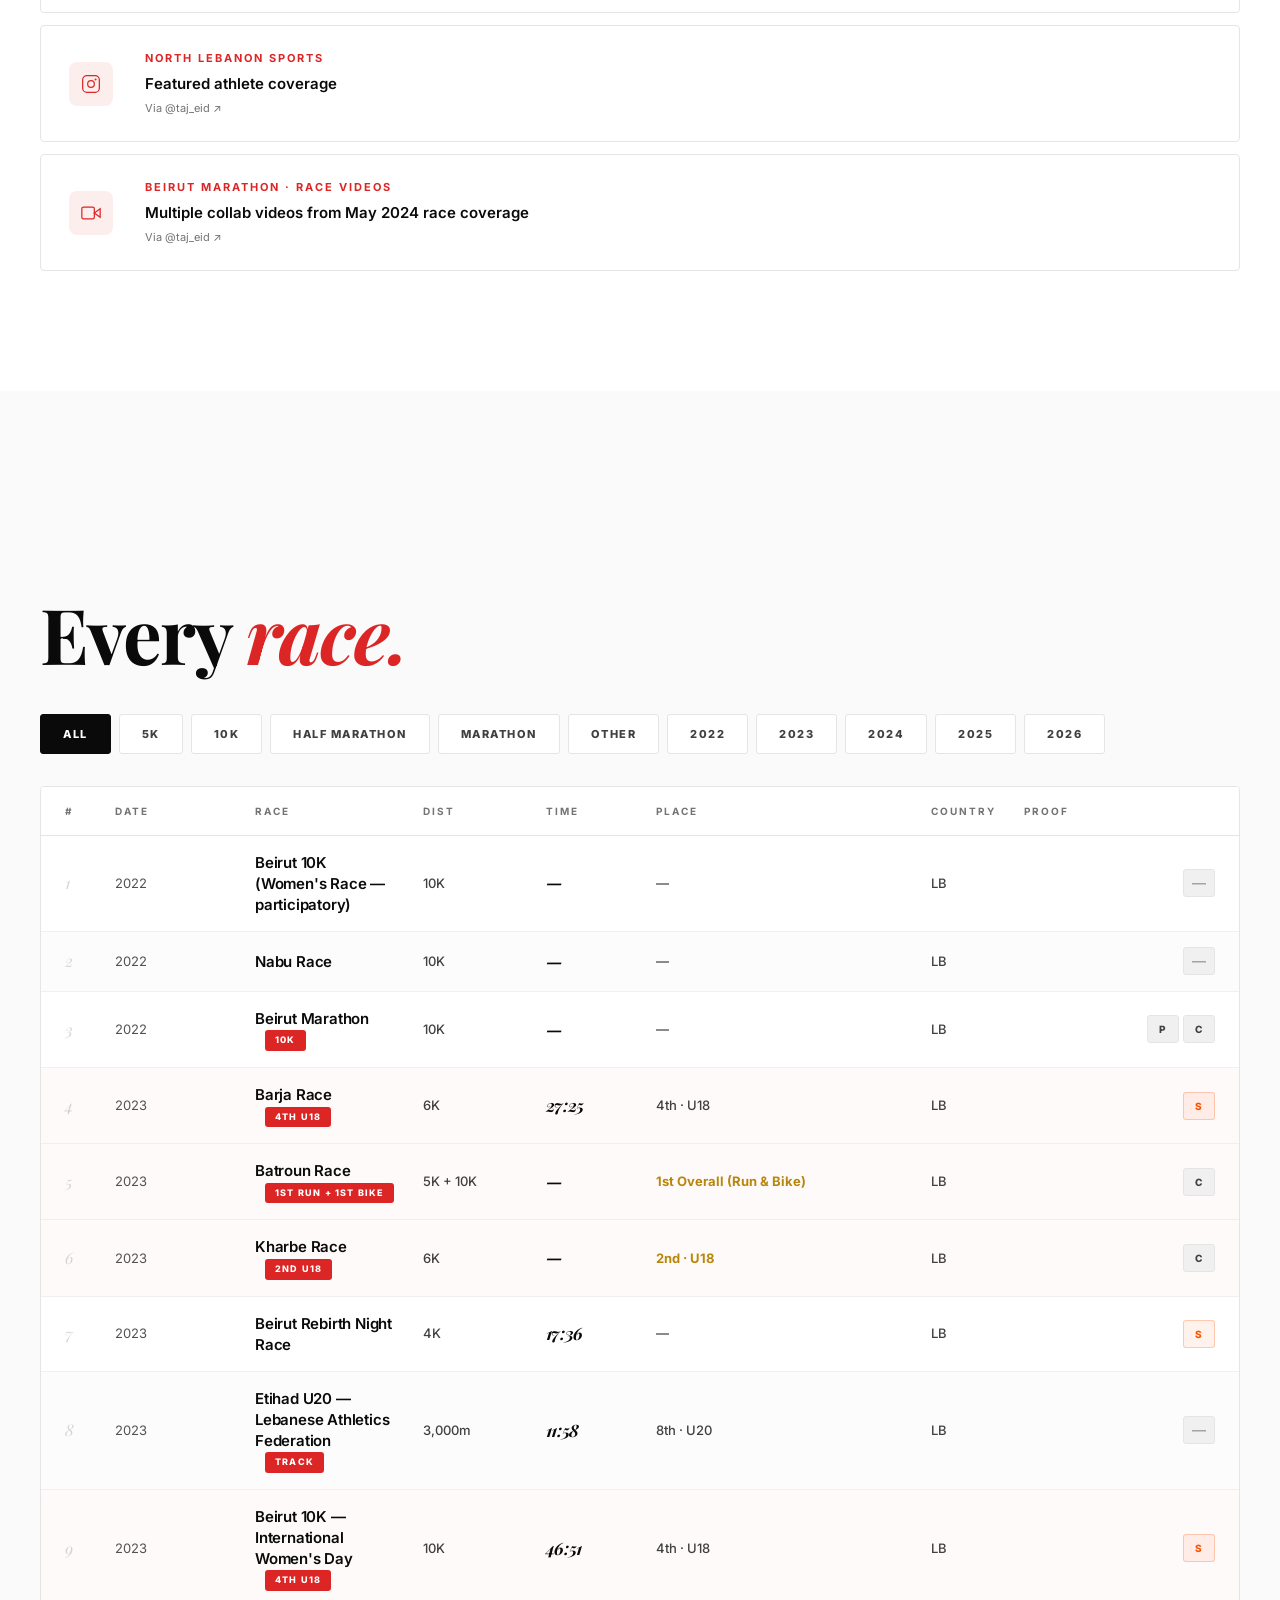
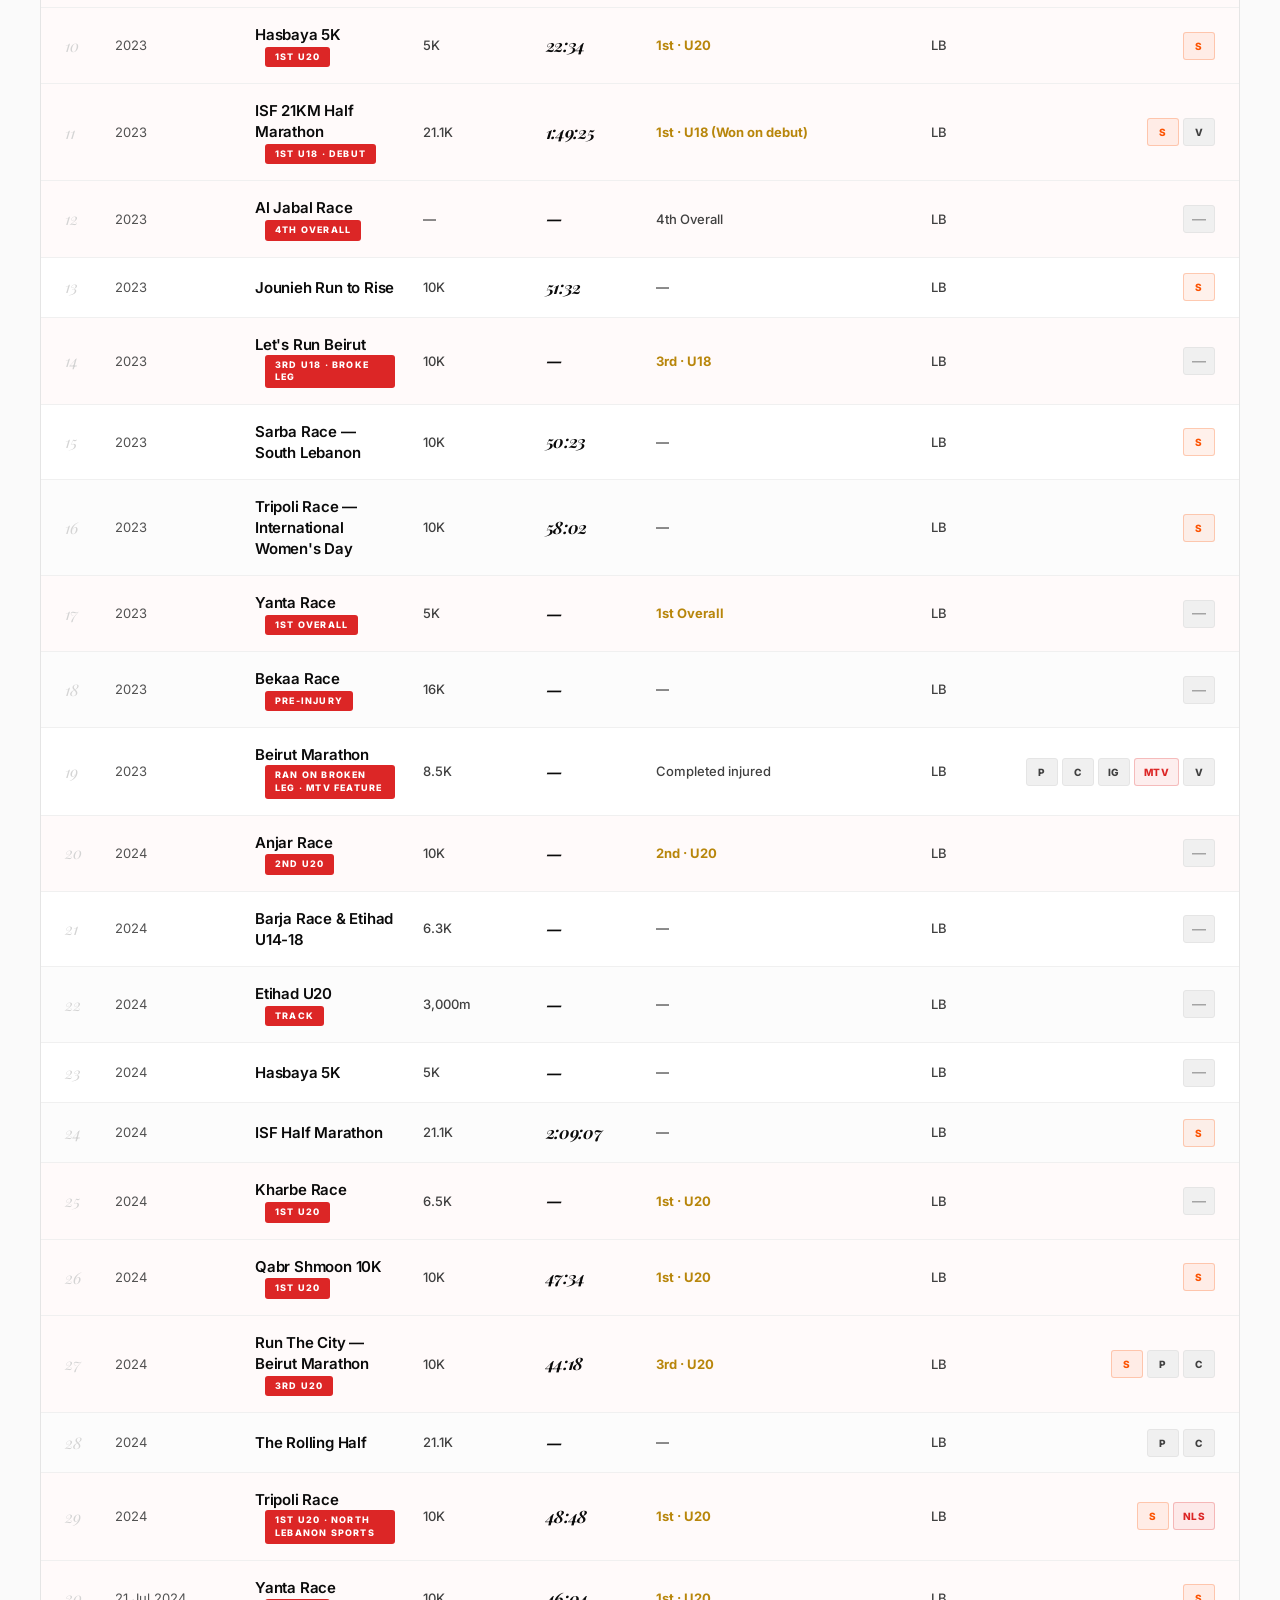
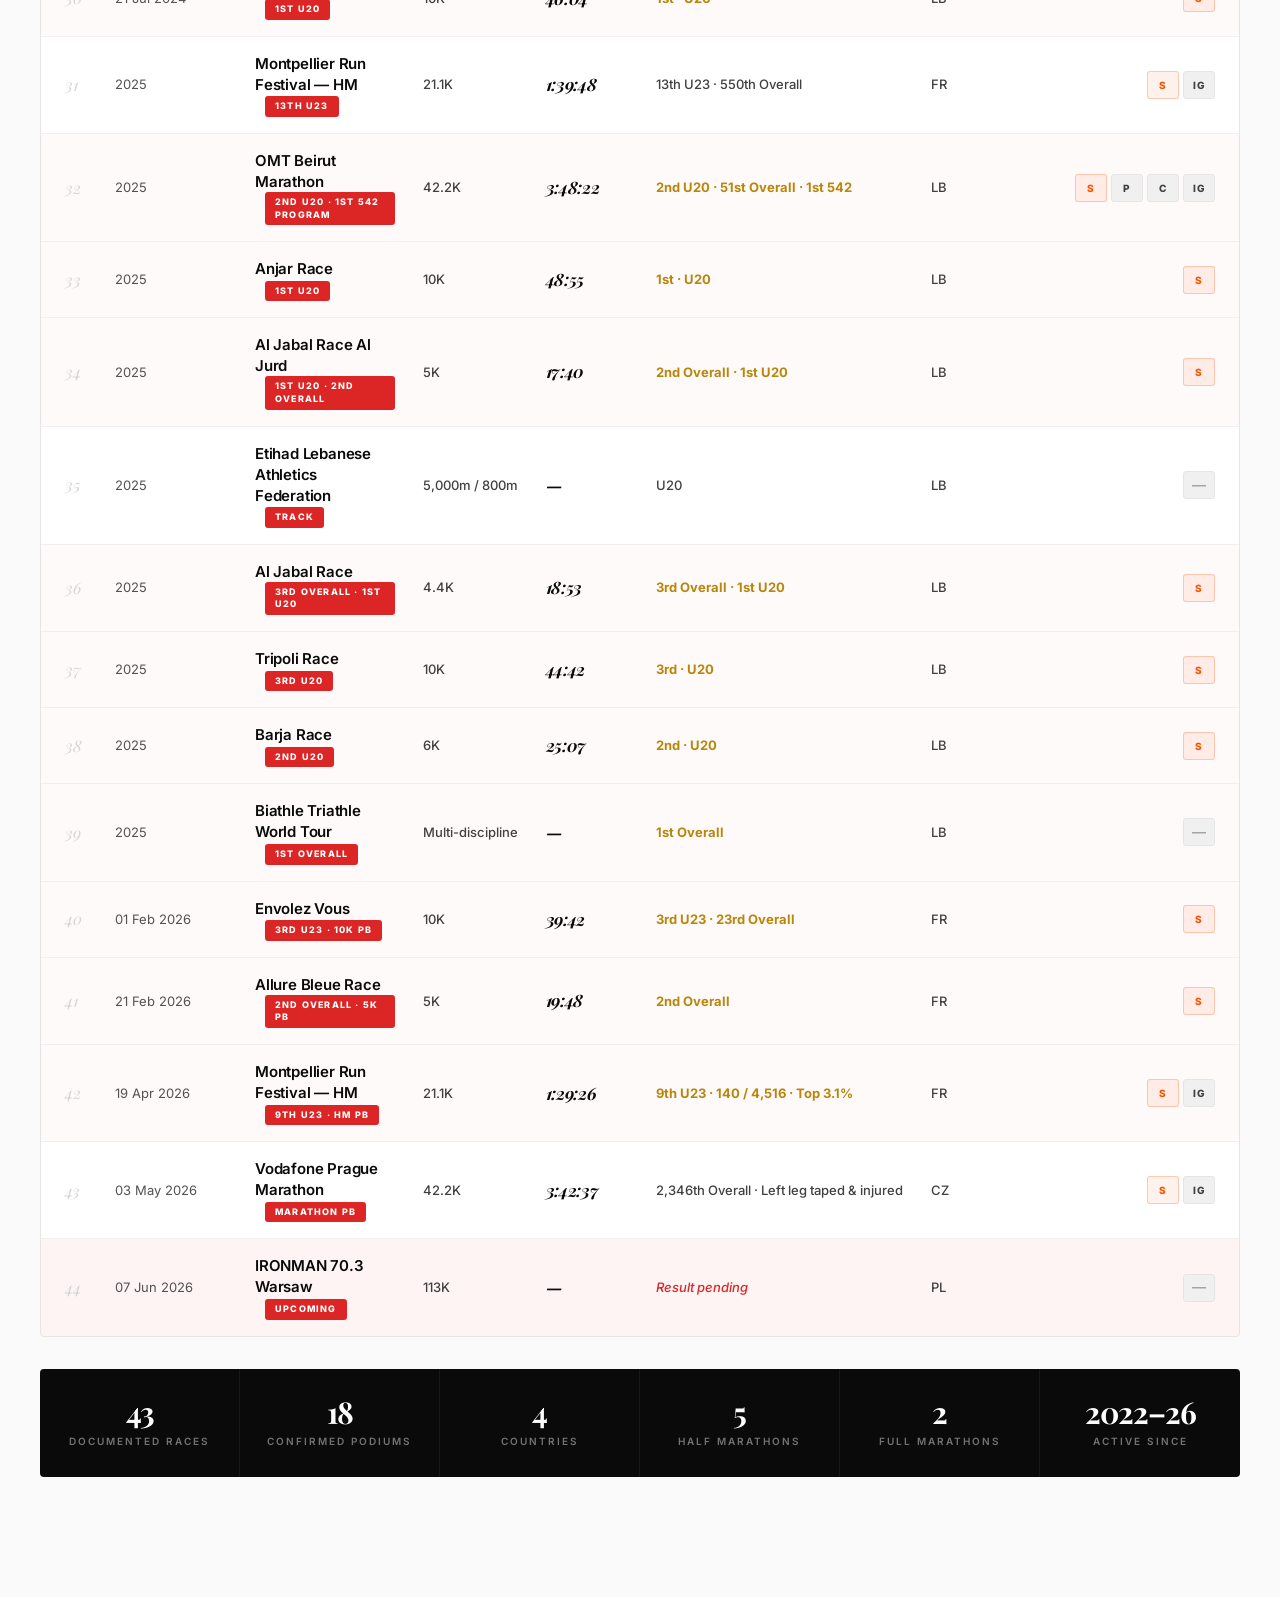
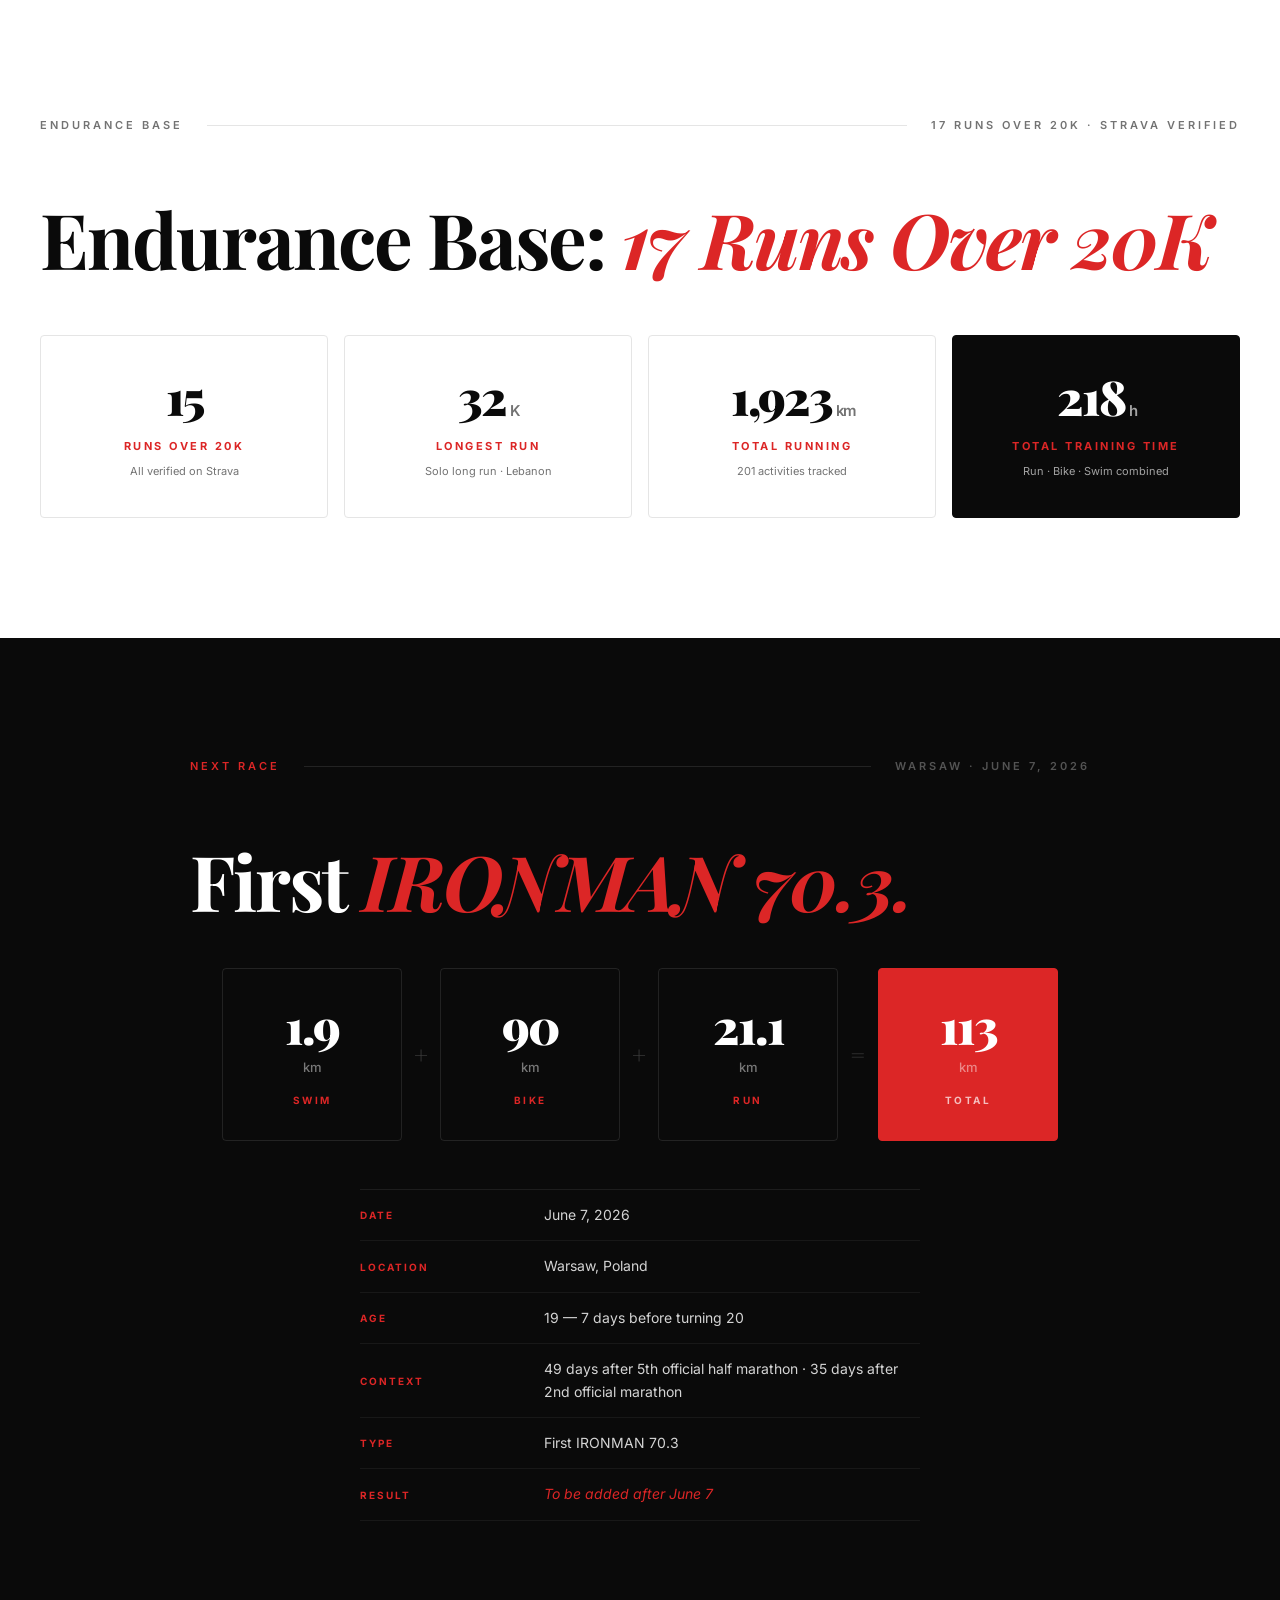
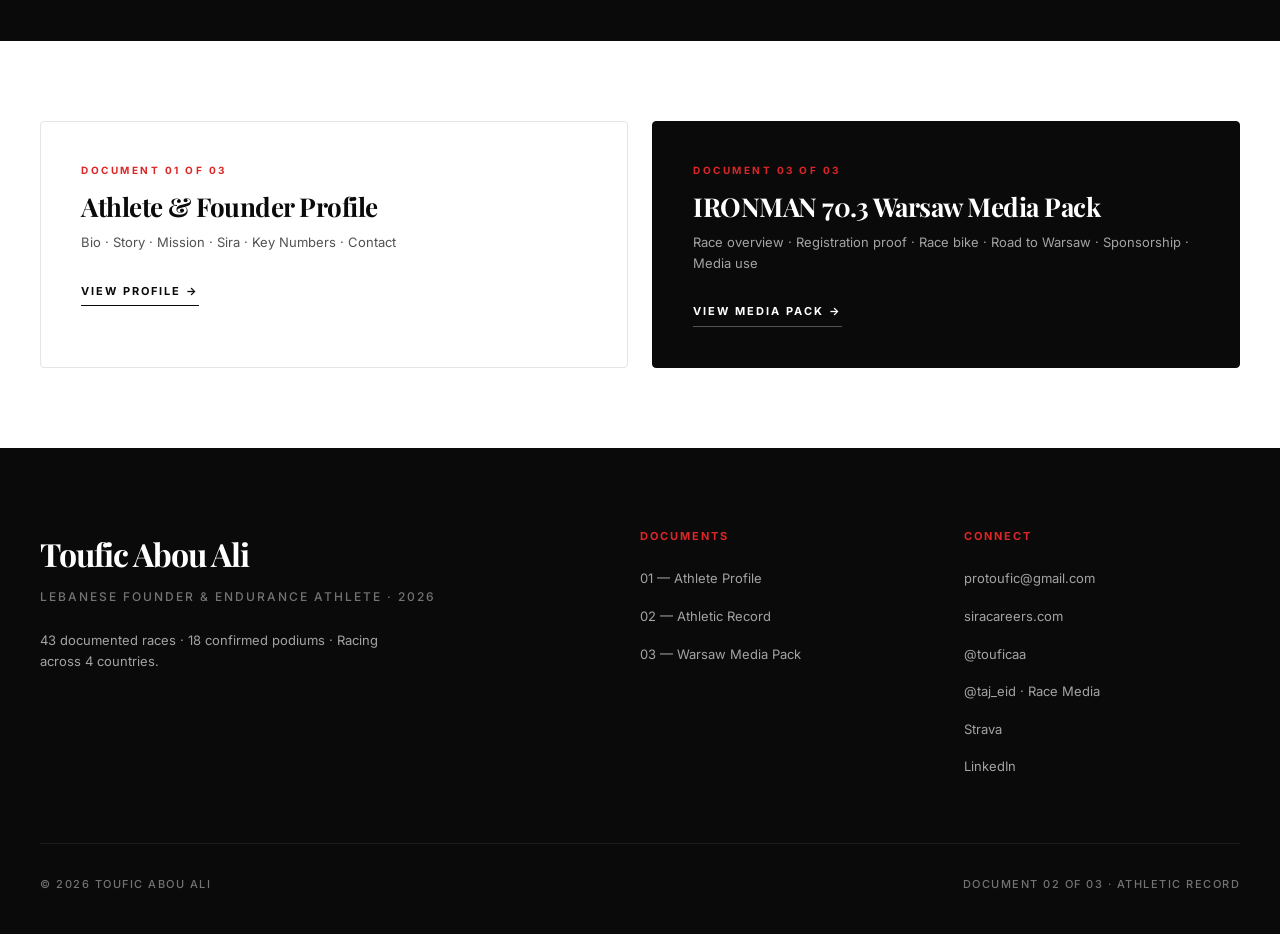
<file: record.html>
<!DOCTYPE html>
<html lang="en">
<head>
<meta charset="UTF-8">
<meta name="viewport" content="width=device-width, initial-scale=1.0">
<title>Athletic Record — Toufic Abou Ali</title>
<link href="https://fonts.googleapis.com/css2?family=Inter:wght@300;400;500;600;700;800;900&family=Playfair+Display:wght@400;700;900&display=swap" rel="stylesheet">
<link rel="stylesheet" href="styles.css">
<link rel="stylesheet" href="record.css">
  <link rel="stylesheet" href="mobile.css" media="screen and (max-width: 900px)">
</head>
<body>

<div class="loader" id="loader">
  <div class="loader-content">
    <div class="loader-mark"></div>
    <div class="loader-name">ATHLETIC RECORD</div>
    <div class="loader-bar"><div class="loader-bar-fill"></div></div>
  </div>
</div>

<div class="scroll-progress" id="scrollProgress"></div>

<nav class="nav" id="nav">
  <div class="nav-container">
    <a href="index.html" class="nav-logo">
      <span class="dot"></span>
      <span>TOUFIC ABOU ALI</span>
    </a>
    <ul class="nav-menu" id="navMenu">
      <li><a href="index.html" class="nav-link">Profile</a></li>
      <li><a href="record.html" class="nav-link active">Record</a></li>
      <li><a href="ironman.html" class="nav-link">Warsaw 70.3</a></li>
    </ul>
    <button class="nav-toggle" id="navToggle" aria-label="Menu">
      <span></span><span></span><span></span>
    </button>
  </div>
</nav>

<!-- ===== HERO ===== -->
<section class="rec-hero">
  <div class="container-narrow">
    <div class="rec-hero-tag">— Document 02 of 03 · Athletic Achievements & Race Highlights</div>
    <h1 class="rec-hero-title">Athletic<br>Record.</h1>
    <div class="rec-hero-meta">
      <div class="rec-meta-cell">
        <span class="rec-meta-key">Documented Races</span>
        <span class="rec-meta-val">43 races</span>
      </div>
      <div class="rec-meta-cell">
        <span class="rec-meta-key">Confirmed Podiums</span>
        <span class="rec-meta-val">18 podiums</span>
      </div>
      <div class="rec-meta-cell">
        <span class="rec-meta-key">Countries</span>
        <span class="rec-meta-val">Racing across 4 countries</span>
      </div>
      <div class="rec-meta-cell">
        <span class="rec-meta-key">Period</span>
        <span class="rec-meta-val">Oct 2022 — Jun 2026</span>
      </div>
    </div>
  </div>
</section>

<!-- ===== AUDIT ===== -->
<section class="rec-section" id="audit">
  <div class="container">
    <div class="section-divider reveal">
      <span class="section-tag">Training Audit</span>
      <div class="section-divider-line"></div>
      <span class="section-tag">Strava export · Oct 2022 — Jun 2026</span>
    </div>

    <h2 class="headline-l reveal" style="margin-bottom: 56px;">
      The work. <em class="italic-accent">In full.</em>
    </h2>

    <div class="stats-grid reveal-stagger">
      <div class="stat-card">
        <div class="stat-card-disc">Running</div>
        <div class="stat-card-num">
          <span data-count="2164">0</span>
          <span class="stat-unit">km</span>
        </div>
        <div class="stat-card-detail">201 activities · 182h 01min</div>
      </div>
      <div class="stat-card">
        <div class="stat-card-disc">Cycling</div>
        <div class="stat-card-num">
          <span data-count="436">0</span>
          <span class="stat-unit">km</span>
        </div>
        <div class="stat-card-detail">23 rides · 16h 53min</div>
      </div>
      <div class="stat-card">
        <div class="stat-card-disc">Swimming</div>
        <div class="stat-card-num">
          <span>28.25</span>
          <span class="stat-unit">km</span>
        </div>
        <div class="stat-card-detail">30 sessions · 18h 00min</div>
      </div>
      <div class="stat-card stat-card-dark">
        <div class="stat-card-disc">Total Activities</div>
        <div class="stat-card-num">
          <span data-count="256">0</span>
        </div>
        <div class="stat-card-detail">218 hours · Oct 2022 — Jun 2026</div>
      </div>
    </div>

    
  </div>
</section>

<!-- ===== PERSONAL BESTS ===== -->
<section class="rec-section rec-section-grey" id="pbs">
  <div class="container">
    <div class="section-divider reveal">
      <span class="section-tag">Personal Bests</span>
      <div class="section-divider-line"></div>
      <span class="section-tag">All verified · Strava linked</span>
    </div>

    <h2 class="headline-l reveal" style="margin-bottom: 56px;">
      Personal <em class="italic-accent">bests.</em>
    </h2>

    <div class="pb-grid reveal-stagger">

      <div class="pb-card">
        <div class="pb-card-distance">5K</div>
        <div class="pb-card-time">19:48</div>
        <div class="pb-card-line"></div>
        <div class="pb-card-where">
          <span class="pb-card-race">Allure Bleue Race</span>
          <span>Montpellier · Feb 21, 2026</span>
        </div>
        <span class="pb-card-badge">2nd Overall</span>
        <a href="https://www.strava.com/activities/17472316459" target="_blank" class="pb-strava-link">Strava ↗</a>
      </div>

      <div class="pb-card">
        <div class="pb-card-distance">10K</div>
        <div class="pb-card-time">39:42</div>
        <div class="pb-card-line"></div>
        <div class="pb-card-where">
          <span class="pb-card-race">Envolez Vous 2026</span>
          <span>Montpellier · Feb 1, 2026</span>
        </div>
        <span class="pb-card-badge">3rd ESM · 23rd Overall</span>
        <a href="https://www.strava.com/activities/17249976869" target="_blank" class="pb-strava-link">Strava ↗</a>
      </div>

      <div class="pb-card pb-card-feature">
        <div class="pb-card-distance">Half Marathon</div>
        <div class="pb-card-time">1:29:26</div>
        <div class="pb-card-line"></div>
        <div class="pb-card-where">
          <span class="pb-card-race">Montpellier Run Festival</span>
          <span>France · Apr 19, 2026</span>
        </div>
        <span class="pb-card-badge">9th U23 · 140th of 4,516 · Top 3.1%</span>
        <a href="https://www.strava.com/activities/18175504201" target="_blank" class="pb-strava-link">Strava ↗</a>
      </div>

      <div class="pb-card">
        <div class="pb-card-distance">Marathon</div>
        <div class="pb-card-time">3:42:37</div>
        <div class="pb-card-line"></div>
        <div class="pb-card-where">
          <span class="pb-card-race">Vodafone Prague Marathon</span>
          <span>Czech Republic · May 3, 2026</span>
        </div>
        <span class="pb-card-badge">Completed 35 days before Warsaw · Left leg taped</span>
        <a href="https://www.strava.com/activities/18717374673" target="_blank" class="pb-strava-link">Strava ↗</a>
      </div>

    </div>
  </div>
</section>

<!-- ===== PROGRESSION ===== -->
<section class="rec-section" id="progression">
  <div class="container">
    <div class="section-divider reveal">
      <span class="section-tag">Progression</span>
      <div class="section-divider-line"></div>
      <span class="section-tag">Half Marathon · Marathon</span>
    </div>

    <h2 class="headline-l reveal" style="margin-bottom: 56px;">
      Getting <em class="italic-accent">faster.</em>
    </h2>

    <div class="rec-prog-grid reveal-stagger">

      <div class="rec-prog-block">
        <div class="rec-prog-title">Half Marathon Progression</div>
        <div class="rec-prog-rows">
          <div class="rec-prog-row">
            <span class="rec-prog-date">2023</span>
            <span class="rec-prog-time">1:49:25</span>
            <span class="rec-prog-note">ISF 21KM · 1st U18 · Won on debut · Lebanon</span>
          </div>
          <div class="rec-prog-row">
            <span class="rec-prog-date">2024</span>
            <span class="rec-prog-time">2:09:07</span>
            <span class="rec-prog-note">ISF Half Marathon · Lebanon</span>
          </div>
          <div class="rec-prog-row">
            <span class="rec-prog-date">2025</span>
            <span class="rec-prog-time">&mdash;</span>
            <span class="rec-prog-note">The Rolling Half · Lebanon</span>
          </div>
          <div class="rec-prog-row">
            <span class="rec-prog-date">2025</span>
            <span class="rec-prog-time">1:39:48</span>
            <span class="rec-prog-note">Montpellier Run Festival · 13th U23 · France</span>
          </div>
          <div class="rec-prog-row rec-prog-row-best">
            <span class="rec-prog-date">Apr 2026</span>
            <span class="rec-prog-time">1:29:26</span>
            <span class="rec-prog-note">PB · Montpellier · 9th U23 · 5th official HM</span>
          </div>
        </div>
        <div class="rec-prog-total">
          5 official half marathons · <strong>25 min improvement</strong> since debut
        </div>
      </div>

      <div class="rec-prog-block">
        <div class="rec-prog-title">Marathon Progression</div>
        <div class="rec-prog-rows">
          <div class="rec-prog-row">
            <span class="rec-prog-date">2025</span>
            <span class="rec-prog-time">3:48:22</span>
            <span class="rec-prog-note">OMT Beirut Marathon · 2nd U20 · 1st 542 Program</span>
          </div>
          <div class="rec-prog-row rec-prog-row-best">
            <span class="rec-prog-date">May 2026</span>
            <span class="rec-prog-time">3:42:37</span>
            <span class="rec-prog-note">PB · Prague · Left leg taped · 35 days before Warsaw</span>
          </div>
        </div>
        <div class="rec-prog-total">
          2 official marathons · <strong>5 min 45 sec improvement</strong>
        </div>
      </div>

    </div>
  </div>
</section>

<!-- ===== PODIUMS ===== -->
<section class="rec-section rec-section-grey" id="podiums">
  <div class="container">
    <div class="section-divider reveal">
      <span class="section-tag">Podiums</span>
      <div class="section-divider-line"></div>
      <span class="section-tag">18 confirmed podiums</span>
    </div>

    <h2 class="headline-l reveal" style="margin-bottom: 56px;">
      On the <em class="italic-accent">podium.</em>
    </h2>

    <div class="rec-podium-grid reveal-stagger">

      <div class="rec-podium-card">
        <span class="rec-podium-badge rec-podium-gold">1st Place</span>
        <div class="rec-podium-race">ISF 21KM Half Marathon</div>
        <div class="rec-podium-date">2023 · Lebanon</div>
        <div class="rec-podium-detail">Won on debut at 16. First official half marathon.</div>
        <span class="rec-podium-time">1:49:25</span>
      </div>

      <div class="rec-podium-card">
        <span class="rec-podium-badge rec-podium-gold">1st Place</span>
        <div class="rec-podium-race">Anjar Race</div>
        <div class="rec-podium-date">May 25, 2025 · Lebanon</div>
        <div class="rec-podium-detail">1st Overall · Lebanon local race.</div>
        <span class="rec-podium-time">—</span>
      </div>

      <div class="rec-podium-card rec-podium-card-dark">
        <span class="rec-podium-badge rec-podium-silver">2nd Place</span>
        <div class="rec-podium-race">Allure Bleue Race — 5K</div>
        <div class="rec-podium-date">Feb 21, 2026 · Montpellier, France</div>
        <div class="rec-podium-detail">2nd Overall · 5K Personal Best.</div>
        <span class="rec-podium-time">19:48</span>
        <a href="https://www.strava.com/activities/17472316459" target="_blank" class="rec-podium-link">Strava ↗</a>
      </div>

      <div class="rec-podium-card">
        <span class="rec-podium-badge rec-podium-bronze">3rd Place</span>
        <div class="rec-podium-race">Envolez Vous — 10K</div>
        <div class="rec-podium-date">Feb 1, 2026 · Montpellier, France</div>
        <div class="rec-podium-detail">3rd ESM · 23rd Overall · 10K Personal Best.</div>
        <span class="rec-podium-time">39:42</span>
        <a href="https://www.strava.com/activities/17249976869" target="_blank" class="rec-podium-link">Strava ↗</a>
      </div>

      <div class="rec-podium-card rec-podium-card-dark">
        <span class="rec-podium-badge rec-podium-special">1st · 542 Program</span>
        <div class="rec-podium-race">Beirut Marathon</div>
        <div class="rec-podium-date">May 1, 2024 · Beirut, Lebanon</div>
        <div class="rec-podium-detail">1st in 542 Program category · First ever marathon.</div>
        <span class="rec-podium-time">3:48:22</span>
      </div>

      <div class="rec-podium-card rec-podium-card-red">
        <span class="rec-podium-badge rec-podium-special">9th U23</span>
        <div class="rec-podium-race">Montpellier Run Festival — HM</div>
        <div class="rec-podium-date">Apr 19, 2026 · Montpellier, France</div>
        <div class="rec-podium-detail">9th U23 · 140th of 4,516 · Top 3.1% · HM PB.</div>
        <span class="rec-podium-time">1:29:26</span>
        <a href="https://www.strava.com/activities/18175504201" target="_blank" class="rec-podium-link">Strava ↗</a>
      </div>

    </div>
  </div>
</section>

<!-- ===== MEDIA FEATURES ===== -->
<section class="rec-section" id="media">
  <div class="container">
    <div class="section-divider reveal">
      <span class="section-tag">Media Features</span>
      <div class="section-divider-line"></div>
      <span class="section-tag">Press · Television · Sport Media</span>
    </div>

    <h2 class="headline-l reveal" style="margin-bottom: 56px;">
      Featured <em class="italic-accent">coverage.</em>
    </h2>

    <div class="rec-media-features reveal-stagger">

      <div class="rec-media-feature">
        <div class="rec-mf-icon">
          <svg viewBox="0 0 24 24" fill="none" stroke="currentColor" stroke-width="1.5">
            <rect x="2" y="7" width="20" height="15" rx="2"/>
            <polyline points="17 2 12 7 7 2"/>
          </svg>
        </div>
        <div class="rec-mf-content">
          <span class="rec-mf-outlet">MTV Lebanon</span>
          <span class="rec-mf-title">Featured after running 10K with a broken leg</span>
          <a href="https://www.instagram.com/taj_eid/" target="_blank" class="rec-mf-link">Video via @taj_eid ↗</a>
        </div>
      </div>

      <div class="rec-media-feature">
        <div class="rec-mf-icon">
          <svg viewBox="0 0 24 24" fill="none" stroke="currentColor" stroke-width="1.5">
            <rect x="2" y="2" width="20" height="20" rx="5"/>
            <circle cx="12" cy="12" r="4"/>
            <circle cx="17.5" cy="6.5" r="0.5" fill="currentColor"/>
          </svg>
        </div>
        <div class="rec-mf-content">
          <span class="rec-mf-outlet">North Lebanon Sports</span>
          <span class="rec-mf-title">Featured athlete coverage</span>
          <a href="https://www.instagram.com/taj_eid/" target="_blank" class="rec-mf-link">Via @taj_eid ↗</a>
        </div>
      </div>

    
      <div class="rec-media-feature">
        <div class="rec-mf-icon">
          <svg viewBox="0 0 24 24" fill="none" stroke="currentColor" stroke-width="1.5">
            <polygon points="23 7 16 12 23 17 23 7"/>
            <rect x="1" y="5" width="15" height="14" rx="2" ry="2"/>
          </svg>
        </div>
        <div class="rec-mf-content">
          <span class="rec-mf-outlet">Beirut Marathon · Race Videos</span>
          <span class="rec-mf-title">Multiple collab videos from May 2024 race coverage</span>
          <a href="https://www.instagram.com/taj_eid/" target="_blank" class="rec-mf-link">Via @taj_eid ↗</a>
        </div>
      </div>

</div>
  </div>
</section>

<!-- ===== FULL RACE TABLE ===== -->
<section class="rec-section rec-section-grey" id="races">
  <div class="container">
    <div class="section-divider reveal">
      <span class="section-tag">Race Register</span>
      <div class="section-divider-line"></div>
      <span class="section-tag">43 documented races &middot; 18 confirmed podiums</span>
    </div>

    <h2 class="headline-l reveal" style="margin-bottom: 40px;">
      Every <em class="italic-accent">race.</em>
    </h2>

    <div class="rec-filters reveal" id="raceFilters">
      <button class="rec-filter-btn active" data-filter="all">All</button>
      <button class="rec-filter-btn" data-filter="5k">5K</button>
      <button class="rec-filter-btn" data-filter="10k">10K</button>
      <button class="rec-filter-btn" data-filter="21k">Half Marathon</button>
      <button class="rec-filter-btn" data-filter="42k">Marathon</button>
      <button class="rec-filter-btn" data-filter="other">Other</button>
      <button class="rec-filter-btn" data-filter="2022">2022</button>
      <button class="rec-filter-btn" data-filter="2023">2023</button>
      <button class="rec-filter-btn" data-filter="2024">2024</button>
      <button class="rec-filter-btn" data-filter="2025">2025</button>
      <button class="rec-filter-btn" data-filter="2026">2026</button>
    </div>

    <div class="rec-table-wrap reveal">
      <table class="rec-race-table" id="raceTable">
        <thead>
          <tr>
            <th>#</th>
            <th>Date</th>
            <th>Race</th>
            <th>Dist</th>
            <th>Time</th>
            <th>Place</th>
            <th>Country</th>
            <th>Proof</th>
          </tr>
        </thead>
        <tbody>
          <tr data-year="2022" data-dist="10k">
            <td class="rt-num">1</td>
            <td class="rt-date">2022</td>
            <td class="rt-race">Beirut 10K (Women's Race &mdash; participatory)</td>
            <td class="rt-dist">10K</td>
            <td class="rt-time">&mdash;</td>
            <td class="rt-place">&mdash;</td>
            <td class="rt-flag">LB</td>
            <td class="rt-proof"><span class="rt-no-proof">&mdash;</span></td>
          </tr>
          <tr data-year="2022" data-dist="10k">
            <td class="rt-num">2</td>
            <td class="rt-date">2022</td>
            <td class="rt-race">Nabu Race</td>
            <td class="rt-dist">10K</td>
            <td class="rt-time">&mdash;</td>
            <td class="rt-place">&mdash;</td>
            <td class="rt-flag">LB</td>
            <td class="rt-proof"><span class="rt-no-proof">&mdash;</span></td>
          </tr>
          <tr data-year="2022" data-dist="10k">
            <td class="rt-num">3</td>
            <td class="rt-date">2022</td>
            <td class="rt-race">Beirut Marathon <span class="rt-badge">10K</span></td>
            <td class="rt-dist">10K</td>
            <td class="rt-time">&mdash;</td>
            <td class="rt-place">&mdash;</td>
            <td class="rt-flag">LB</td>
            <td class="rt-proof"><a href="https://drive.google.com/file/d/1rSXZRRMbWwzPyZoMzF9E8i2gaIWUuwdm/view" target="_blank" rel="noopener" class="rt-proof-btn" title="Pacing Document">P</a><a href="https://drive.google.com/file/d/1Uiy4RLExR921spJcokm0PHPFn8DWE_cN/view" target="_blank" rel="noopener" class="rt-proof-btn" title="Certificate">C</a></td>
          </tr>
          <tr data-year="2023" data-dist="other" class="rt-row-podium">
            <td class="rt-num">4</td>
            <td class="rt-date">2023</td>
            <td class="rt-race">Barja Race <span class="rt-badge">4th U18</span></td>
            <td class="rt-dist">6K</td>
            <td class="rt-time">27:25</td>
            <td class="rt-place">4th &middot; U18</td>
            <td class="rt-flag">LB</td>
            <td class="rt-proof"><a href="https://www.strava.com/activities/9070409508" target="_blank" rel="noopener" class="rt-proof-btn rt-proof-strava" title="Strava Activity">S</a></td>
          </tr>
          <tr data-year="2023" data-dist="5k" class="rt-row-podium">
            <td class="rt-num">5</td>
            <td class="rt-date">2023</td>
            <td class="rt-race">Batroun Race <span class="rt-badge">1st Run + 1st Bike</span></td>
            <td class="rt-dist">5K + 10K</td>
            <td class="rt-time">&mdash;</td>
            <td class="rt-place rt-gold">1st Overall (Run &amp; Bike)</td>
            <td class="rt-flag">LB</td>
            <td class="rt-proof"><a href="https://drive.google.com/file/d/1Wbitsd12WCQq7eGjPyzy8UOvR6Ph85kk/view" target="_blank" rel="noopener" class="rt-proof-btn" title="Certificate">C</a></td>
          </tr>
          <tr data-year="2023" data-dist="other" class="rt-row-podium">
            <td class="rt-num">6</td>
            <td class="rt-date">2023</td>
            <td class="rt-race">Kharbe Race <span class="rt-badge">2nd U18</span></td>
            <td class="rt-dist">6K</td>
            <td class="rt-time">&mdash;</td>
            <td class="rt-place rt-silver">2nd &middot; U18</td>
            <td class="rt-flag">LB</td>
            <td class="rt-proof"><a href="https://drive.google.com/file/d/16M5ECdzUF4-fdbijPctmg5ftALNHA0pO/view" target="_blank" rel="noopener" class="rt-proof-btn" title="Certificate">C</a></td>
          </tr>
          <tr data-year="2023" data-dist="other">
            <td class="rt-num">7</td>
            <td class="rt-date">2023</td>
            <td class="rt-race">Beirut Rebirth Night Race</td>
            <td class="rt-dist">4K</td>
            <td class="rt-time">17:36</td>
            <td class="rt-place">&mdash;</td>
            <td class="rt-flag">LB</td>
            <td class="rt-proof"><a href="https://www.strava.com/activities/9145647026" target="_blank" rel="noopener" class="rt-proof-btn rt-proof-strava" title="Strava Activity">S</a></td>
          </tr>
          <tr data-year="2023" data-dist="other">
            <td class="rt-num">8</td>
            <td class="rt-date">2023</td>
            <td class="rt-race">Etihad U20 &mdash; Lebanese Athletics Federation <span class="rt-badge">Track</span></td>
            <td class="rt-dist">3,000m</td>
            <td class="rt-time">11:58</td>
            <td class="rt-place">8th &middot; U20</td>
            <td class="rt-flag">LB</td>
            <td class="rt-proof"><span class="rt-no-proof">&mdash;</span></td>
          </tr>
          <tr data-year="2023" data-dist="10k" class="rt-row-podium">
            <td class="rt-num">9</td>
            <td class="rt-date">2023</td>
            <td class="rt-race">Beirut 10K &mdash; International Women's Day <span class="rt-badge">4th U18</span></td>
            <td class="rt-dist">10K</td>
            <td class="rt-time">46:51</td>
            <td class="rt-place">4th &middot; U18</td>
            <td class="rt-flag">LB</td>
            <td class="rt-proof"><a href="https://www.strava.com/activities/8738751224" target="_blank" rel="noopener" class="rt-proof-btn rt-proof-strava" title="Strava Activity">S</a></td>
          </tr>
          <tr data-year="2023" data-dist="5k" class="rt-row-podium">
            <td class="rt-num">10</td>
            <td class="rt-date">2023</td>
            <td class="rt-race">Hasbaya 5K <span class="rt-badge">1st U20</span></td>
            <td class="rt-dist">5K</td>
            <td class="rt-time">22:34</td>
            <td class="rt-place rt-gold">1st &middot; U20</td>
            <td class="rt-flag">LB</td>
            <td class="rt-proof"><a href="https://www.strava.com/activities/8857753791" target="_blank" rel="noopener" class="rt-proof-btn rt-proof-strava" title="Strava Activity">S</a></td>
          </tr>
          <tr data-year="2023" data-dist="21k" class="rt-row-podium">
            <td class="rt-num">11</td>
            <td class="rt-date">2023</td>
            <td class="rt-race">ISF 21KM Half Marathon <span class="rt-badge">1st U18 &middot; Debut</span></td>
            <td class="rt-dist">21.1K</td>
            <td class="rt-time">1:49:25</td>
            <td class="rt-place rt-gold">1st &middot; U18 (Won on debut)</td>
            <td class="rt-flag">LB</td>
            <td class="rt-proof"><a href="https://www.strava.com/activities/9244356817" target="_blank" rel="noopener" class="rt-proof-btn rt-proof-strava" title="Strava Activity">S</a><a href="https://drive.google.com/file/d/19f3iBEP61NYeUJm9q3ojovNpnOSHSqa5/view" target="_blank" rel="noopener" class="rt-proof-btn" title="Race Video">V</a></td>
          </tr>
          <tr data-year="2023" data-dist="other" class="rt-row-podium">
            <td class="rt-num">12</td>
            <td class="rt-date">2023</td>
            <td class="rt-race">Al Jabal Race <span class="rt-badge">4th Overall</span></td>
            <td class="rt-dist">&mdash;</td>
            <td class="rt-time">&mdash;</td>
            <td class="rt-place">4th Overall</td>
            <td class="rt-flag">LB</td>
            <td class="rt-proof"><span class="rt-no-proof">&mdash;</span></td>
          </tr>
          <tr data-year="2023" data-dist="10k">
            <td class="rt-num">13</td>
            <td class="rt-date">2023</td>
            <td class="rt-race">Jounieh Run to Rise</td>
            <td class="rt-dist">10K</td>
            <td class="rt-time">51:32</td>
            <td class="rt-place">&mdash;</td>
            <td class="rt-flag">LB</td>
            <td class="rt-proof"><a href="https://www.strava.com/activities/9026753473" target="_blank" rel="noopener" class="rt-proof-btn rt-proof-strava" title="Strava Activity">S</a></td>
          </tr>
          <tr data-year="2023" data-dist="10k" class="rt-row-podium">
            <td class="rt-num">14</td>
            <td class="rt-date">2023</td>
            <td class="rt-race">Let's Run Beirut <span class="rt-badge">3rd U18 &middot; Broke leg</span></td>
            <td class="rt-dist">10K</td>
            <td class="rt-time">&mdash;</td>
            <td class="rt-place rt-bronze">3rd &middot; U18</td>
            <td class="rt-flag">LB</td>
            <td class="rt-proof"><span class="rt-no-proof">&mdash;</span></td>
          </tr>
          <tr data-year="2023" data-dist="10k">
            <td class="rt-num">15</td>
            <td class="rt-date">2023</td>
            <td class="rt-race">Sarba Race &mdash; South Lebanon</td>
            <td class="rt-dist">10K</td>
            <td class="rt-time">50:23</td>
            <td class="rt-place">&mdash;</td>
            <td class="rt-flag">LB</td>
            <td class="rt-proof"><a href="https://www.strava.com/activities/8994913746" target="_blank" rel="noopener" class="rt-proof-btn rt-proof-strava" title="Strava Activity">S</a></td>
          </tr>
          <tr data-year="2023" data-dist="10k">
            <td class="rt-num">16</td>
            <td class="rt-date">2023</td>
            <td class="rt-race">Tripoli Race &mdash; International Women's Day</td>
            <td class="rt-dist">10K</td>
            <td class="rt-time">58:02</td>
            <td class="rt-place">&mdash;</td>
            <td class="rt-flag">LB</td>
            <td class="rt-proof"><a href="https://www.strava.com/activities/8699942701" target="_blank" rel="noopener" class="rt-proof-btn rt-proof-strava" title="Strava Activity">S</a></td>
          </tr>
          <tr data-year="2023" data-dist="5k" class="rt-row-podium">
            <td class="rt-num">17</td>
            <td class="rt-date">2023</td>
            <td class="rt-race">Yanta Race <span class="rt-badge">1st Overall</span></td>
            <td class="rt-dist">5K</td>
            <td class="rt-time">&mdash;</td>
            <td class="rt-place rt-gold">1st Overall</td>
            <td class="rt-flag">LB</td>
            <td class="rt-proof"><span class="rt-no-proof">&mdash;</span></td>
          </tr>
          <tr data-year="2023" data-dist="other">
            <td class="rt-num">18</td>
            <td class="rt-date">2023</td>
            <td class="rt-race">Bekaa Race <span class="rt-badge">Pre-injury</span></td>
            <td class="rt-dist">16K</td>
            <td class="rt-time">&mdash;</td>
            <td class="rt-place">&mdash;</td>
            <td class="rt-flag">LB</td>
            <td class="rt-proof"><span class="rt-no-proof">&mdash;</span></td>
          </tr>
          <tr data-year="2023" data-dist="other">
            <td class="rt-num">19</td>
            <td class="rt-date">2023</td>
            <td class="rt-race">Beirut Marathon <span class="rt-badge">Ran on broken leg &middot; MTV Feature</span></td>
            <td class="rt-dist">8.5K</td>
            <td class="rt-time">&mdash;</td>
            <td class="rt-place">Completed injured</td>
            <td class="rt-flag">LB</td>
            <td class="rt-proof"><a href="https://drive.google.com/file/d/1YVeVrXoB6nvQ1_2YOFuA90TqxNdd-uK9/view" target="_blank" rel="noopener" class="rt-proof-btn" title="Pacing Document">P</a><a href="https://drive.google.com/file/d/1qPQ5et4JEW1H9rbbPpixwn5y1WaN7lKX/view" target="_blank" rel="noopener" class="rt-proof-btn" title="Certificate">C</a><a href="https://www.instagram.com/p/C7dydJ9o-rX" target="_blank" rel="noopener" class="rt-proof-btn" title="Beirut Marathon Collab Post">IG</a><a href="https://drive.google.com/file/d/1W_I4RUVhz04VKROsbZ7kSvHRx3eSAiA4/view" target="_blank" rel="noopener" class="rt-proof-btn rt-proof-mtv" title="MTV Lebanon Interview">MTV</a><a href="https://drive.google.com/file/d/1l3xM8-kKrCTFT1z15XUr3Eipa9FsWx6x/view" target="_blank" rel="noopener" class="rt-proof-btn" title="Race Video">V</a></td>
          </tr>
          <tr data-year="2024" data-dist="10k" class="rt-row-podium">
            <td class="rt-num">20</td>
            <td class="rt-date">2024</td>
            <td class="rt-race">Anjar Race <span class="rt-badge">2nd U20</span></td>
            <td class="rt-dist">10K</td>
            <td class="rt-time">&mdash;</td>
            <td class="rt-place rt-silver">2nd &middot; U20</td>
            <td class="rt-flag">LB</td>
            <td class="rt-proof"><span class="rt-no-proof">&mdash;</span></td>
          </tr>
          <tr data-year="2024" data-dist="other">
            <td class="rt-num">21</td>
            <td class="rt-date">2024</td>
            <td class="rt-race">Barja Race &amp; Etihad U14-18</td>
            <td class="rt-dist">6.3K</td>
            <td class="rt-time">&mdash;</td>
            <td class="rt-place">&mdash;</td>
            <td class="rt-flag">LB</td>
            <td class="rt-proof"><span class="rt-no-proof">&mdash;</span></td>
          </tr>
          <tr data-year="2024" data-dist="other">
            <td class="rt-num">22</td>
            <td class="rt-date">2024</td>
            <td class="rt-race">Etihad U20 <span class="rt-badge">Track</span></td>
            <td class="rt-dist">3,000m</td>
            <td class="rt-time">&mdash;</td>
            <td class="rt-place">&mdash;</td>
            <td class="rt-flag">LB</td>
            <td class="rt-proof"><span class="rt-no-proof">&mdash;</span></td>
          </tr>
          <tr data-year="2024" data-dist="5k">
            <td class="rt-num">23</td>
            <td class="rt-date">2024</td>
            <td class="rt-race">Hasbaya 5K</td>
            <td class="rt-dist">5K</td>
            <td class="rt-time">&mdash;</td>
            <td class="rt-place">&mdash;</td>
            <td class="rt-flag">LB</td>
            <td class="rt-proof"><span class="rt-no-proof">&mdash;</span></td>
          </tr>
          <tr data-year="2024" data-dist="21k">
            <td class="rt-num">24</td>
            <td class="rt-date">2024</td>
            <td class="rt-race">ISF Half Marathon</td>
            <td class="rt-dist">21.1K</td>
            <td class="rt-time">2:09:07</td>
            <td class="rt-place">&mdash;</td>
            <td class="rt-flag">LB</td>
            <td class="rt-proof"><a href="https://www.strava.com/activities/11231987432" target="_blank" rel="noopener" class="rt-proof-btn rt-proof-strava" title="Strava Activity">S</a></td>
          </tr>
          <tr data-year="2024" data-dist="other" class="rt-row-podium">
            <td class="rt-num">25</td>
            <td class="rt-date">2024</td>
            <td class="rt-race">Kharbe Race <span class="rt-badge">1st U20</span></td>
            <td class="rt-dist">6.5K</td>
            <td class="rt-time">&mdash;</td>
            <td class="rt-place rt-gold">1st &middot; U20</td>
            <td class="rt-flag">LB</td>
            <td class="rt-proof"><span class="rt-no-proof">&mdash;</span></td>
          </tr>
          <tr data-year="2024" data-dist="10k" class="rt-row-podium">
            <td class="rt-num">26</td>
            <td class="rt-date">2024</td>
            <td class="rt-race">Qabr Shmoon 10K <span class="rt-badge">1st U20</span></td>
            <td class="rt-dist">10K</td>
            <td class="rt-time">47:34</td>
            <td class="rt-place rt-gold">1st &middot; U20</td>
            <td class="rt-flag">LB</td>
            <td class="rt-proof"><a href="https://www.strava.com/activities/11883061898" target="_blank" rel="noopener" class="rt-proof-btn rt-proof-strava" title="Strava Activity">S</a></td>
          </tr>
          <tr data-year="2024" data-dist="10k" class="rt-row-podium">
            <td class="rt-num">27</td>
            <td class="rt-date">2024</td>
            <td class="rt-race">Run The City &mdash; Beirut Marathon <span class="rt-badge">3rd U20</span></td>
            <td class="rt-dist">10K</td>
            <td class="rt-time">44:18</td>
            <td class="rt-place rt-bronze">3rd &middot; U20</td>
            <td class="rt-flag">LB</td>
            <td class="rt-proof"><a href="https://www.strava.com/activities/11826433045" target="_blank" rel="noopener" class="rt-proof-btn rt-proof-strava" title="Strava Activity">S</a><a href="https://drive.google.com/file/d/12JMhGaAAIHJuZwoNH8t6WJsZXNwXHi2n/view" target="_blank" rel="noopener" class="rt-proof-btn" title="Pacing Document">P</a><a href="https://drive.google.com/file/d/1Q80Efpetn8CSOgmwG--M49GJNg3dsxbF/view" target="_blank" rel="noopener" class="rt-proof-btn" title="Certificate">C</a></td>
          </tr>
          <tr data-year="2024" data-dist="21k">
            <td class="rt-num">28</td>
            <td class="rt-date">2024</td>
            <td class="rt-race">The Rolling Half</td>
            <td class="rt-dist">21.1K</td>
            <td class="rt-time">&mdash;</td>
            <td class="rt-place">&mdash;</td>
            <td class="rt-flag">LB</td>
            <td class="rt-proof"><a href="https://drive.google.com/file/d/1rpjmRpoqYfHDBbnAd5xPx3Zyg5Id812h/view" target="_blank" rel="noopener" class="rt-proof-btn" title="Pacing Document">P</a><a href="https://drive.google.com/file/d/1kcznqT8kcoaPfIbmgu7v9xdbmwEG5-EX/view" target="_blank" rel="noopener" class="rt-proof-btn" title="Certificate">C</a></td>
          </tr>
          <tr data-year="2024" data-dist="10k" class="rt-row-podium">
            <td class="rt-num">29</td>
            <td class="rt-date">2024</td>
            <td class="rt-race">Tripoli Race <span class="rt-badge">1st U20 &middot; North Lebanon Sports</span></td>
            <td class="rt-dist">10K</td>
            <td class="rt-time">48:48</td>
            <td class="rt-place rt-gold">1st &middot; U20</td>
            <td class="rt-flag">LB</td>
            <td class="rt-proof"><a href="https://www.strava.com/activities/11716619875" target="_blank" rel="noopener" class="rt-proof-btn rt-proof-strava" title="Strava Activity">S</a><a href="https://www.instagram.com/reel/C8lQcxLoLO8/" target="_blank" rel="noopener" class="rt-proof-btn rt-proof-mtv" title="North Lebanon Sports Feature">NLS</a></td>
          </tr>
          <tr data-year="2024" data-dist="10k" class="rt-row-podium">
            <td class="rt-num">30</td>
            <td class="rt-date">21 Jul 2024</td>
            <td class="rt-race">Yanta Race <span class="rt-badge">1st U20</span></td>
            <td class="rt-dist">10K</td>
            <td class="rt-time">46:04</td>
            <td class="rt-place rt-gold">1st &middot; U20</td>
            <td class="rt-flag">LB</td>
            <td class="rt-proof"><a href="https://www.strava.com/activities/11954396964" target="_blank" rel="noopener" class="rt-proof-btn rt-proof-strava" title="Strava Activity">S</a></td>
          </tr>
          <tr data-year="2025" data-dist="21k">
            <td class="rt-num">31</td>
            <td class="rt-date">2025</td>
            <td class="rt-race">Montpellier Run Festival &mdash; HM <span class="rt-badge">13th U23</span></td>
            <td class="rt-dist">21.1K</td>
            <td class="rt-time">1:39:48</td>
            <td class="rt-place">13th U23 &middot; 550th Overall</td>
            <td class="rt-flag">FR</td>
            <td class="rt-proof"><a href="https://www.strava.com/activities/14201589345" target="_blank" rel="noopener" class="rt-proof-btn rt-proof-strava" title="Strava Activity">S</a><a href="https://www.instagram.com/p/DIj0kvit-cu/" target="_blank" rel="noopener" class="rt-proof-btn" title="Instagram Post">IG</a></td>
          </tr>
          <tr data-year="2025" data-dist="42k" class="rt-row-podium">
            <td class="rt-num">32</td>
            <td class="rt-date">2025</td>
            <td class="rt-race">OMT Beirut Marathon <span class="rt-badge">2nd U20 &middot; 1st 542 Program</span></td>
            <td class="rt-dist">42.2K</td>
            <td class="rt-time">3:48:22</td>
            <td class="rt-place rt-silver">2nd U20 &middot; 51st Overall &middot; 1st 542</td>
            <td class="rt-flag">LB</td>
            <td class="rt-proof"><a href="https://www.strava.com/activities/14353285281" target="_blank" rel="noopener" class="rt-proof-btn rt-proof-strava" title="Strava Activity">S</a><a href="https://drive.google.com/file/d/1Kd15i2W2jYJbJTf_Rtt3Jhdk8giFEfZy/view" target="_blank" rel="noopener" class="rt-proof-btn" title="Pacing Document">P</a><a href="https://drive.google.com/file/d/1xoZ9SkEOzDKE-uh8yNPV9N8ooOP5Y7C2/view" target="_blank" rel="noopener" class="rt-proof-btn" title="Certificate">C</a><a href="https://www.instagram.com/p/DJkCunPN0bS/" target="_blank" rel="noopener" class="rt-proof-btn" title="Instagram Post">IG</a></td>
          </tr>
          <tr data-year="2025" data-dist="10k" class="rt-row-podium">
            <td class="rt-num">33</td>
            <td class="rt-date">2025</td>
            <td class="rt-race">Anjar Race <span class="rt-badge">1st U20</span></td>
            <td class="rt-dist">10K</td>
            <td class="rt-time">48:55</td>
            <td class="rt-place rt-gold">1st &middot; U20</td>
            <td class="rt-flag">LB</td>
            <td class="rt-proof"><a href="https://www.strava.com/activities/14507254400" target="_blank" rel="noopener" class="rt-proof-btn rt-proof-strava" title="Strava Activity">S</a></td>
          </tr>
          <tr data-year="2025" data-dist="5k" class="rt-row-podium">
            <td class="rt-num">34</td>
            <td class="rt-date">2025</td>
            <td class="rt-race">Al Jabal Race Al Jurd <span class="rt-badge">1st U20 &middot; 2nd Overall</span></td>
            <td class="rt-dist">5K</td>
            <td class="rt-time">17:40</td>
            <td class="rt-place rt-silver">2nd Overall &middot; 1st U20</td>
            <td class="rt-flag">LB</td>
            <td class="rt-proof"><a href="https://www.strava.com/activities/14593818386" target="_blank" rel="noopener" class="rt-proof-btn rt-proof-strava" title="Strava Activity">S</a></td>
          </tr>
          <tr data-year="2025" data-dist="other">
            <td class="rt-num">35</td>
            <td class="rt-date">2025</td>
            <td class="rt-race">Etihad Lebanese Athletics Federation <span class="rt-badge">Track</span></td>
            <td class="rt-dist">5,000m / 800m</td>
            <td class="rt-time">&mdash;</td>
            <td class="rt-place">U20</td>
            <td class="rt-flag">LB</td>
            <td class="rt-proof"><span class="rt-no-proof">&mdash;</span></td>
          </tr>
          <tr data-year="2025" data-dist="other" class="rt-row-podium">
            <td class="rt-num">36</td>
            <td class="rt-date">2025</td>
            <td class="rt-race">Al Jabal Race <span class="rt-badge">3rd Overall &middot; 1st U20</span></td>
            <td class="rt-dist">4.4K</td>
            <td class="rt-time">18:53</td>
            <td class="rt-place rt-bronze">3rd Overall &middot; 1st U20</td>
            <td class="rt-flag">LB</td>
            <td class="rt-proof"><a href="https://www.strava.com/activities/14879059148" target="_blank" rel="noopener" class="rt-proof-btn rt-proof-strava" title="Strava Activity">S</a></td>
          </tr>
          <tr data-year="2025" data-dist="10k" class="rt-row-podium">
            <td class="rt-num">37</td>
            <td class="rt-date">2025</td>
            <td class="rt-race">Tripoli Race <span class="rt-badge">3rd U20</span></td>
            <td class="rt-dist">10K</td>
            <td class="rt-time">44:42</td>
            <td class="rt-place rt-bronze">3rd &middot; U20</td>
            <td class="rt-flag">LB</td>
            <td class="rt-proof"><a href="https://www.strava.com/activities/14956075031" target="_blank" rel="noopener" class="rt-proof-btn rt-proof-strava" title="Strava Activity">S</a></td>
          </tr>
          <tr data-year="2025" data-dist="other" class="rt-row-podium">
            <td class="rt-num">38</td>
            <td class="rt-date">2025</td>
            <td class="rt-race">Barja Race <span class="rt-badge">2nd U20</span></td>
            <td class="rt-dist">6K</td>
            <td class="rt-time">25:07</td>
            <td class="rt-place rt-silver">2nd &middot; U20</td>
            <td class="rt-flag">LB</td>
            <td class="rt-proof"><a href="https://www.strava.com/activities/15027210101" target="_blank" rel="noopener" class="rt-proof-btn rt-proof-strava" title="Strava Activity">S</a></td>
          </tr>
          <tr data-year="2025" data-dist="other" class="rt-row-podium">
            <td class="rt-num">39</td>
            <td class="rt-date">2025</td>
            <td class="rt-race">Biathle Triathle World Tour <span class="rt-badge">1st Overall</span></td>
            <td class="rt-dist">Multi-discipline</td>
            <td class="rt-time">&mdash;</td>
            <td class="rt-place rt-gold">1st Overall</td>
            <td class="rt-flag">LB</td>
            <td class="rt-proof"><span class="rt-no-proof">&mdash;</span></td>
          </tr>
          <tr data-year="2026" data-dist="10k" class="rt-row-podium">
            <td class="rt-num">40</td>
            <td class="rt-date">01 Feb 2026</td>
            <td class="rt-race">Envolez Vous <span class="rt-badge">3rd U23 &middot; 10K PB</span></td>
            <td class="rt-dist">10K</td>
            <td class="rt-time">39:42</td>
            <td class="rt-place rt-bronze">3rd U23 &middot; 23rd Overall</td>
            <td class="rt-flag">FR</td>
            <td class="rt-proof"><a href="https://www.strava.com/activities/17249976869" target="_blank" rel="noopener" class="rt-proof-btn rt-proof-strava" title="Strava Activity">S</a></td>
          </tr>
          <tr data-year="2026" data-dist="5k" class="rt-row-podium">
            <td class="rt-num">41</td>
            <td class="rt-date">21 Feb 2026</td>
            <td class="rt-race">Allure Bleue Race <span class="rt-badge">2nd Overall &middot; 5K PB</span></td>
            <td class="rt-dist">5K</td>
            <td class="rt-time">19:48</td>
            <td class="rt-place rt-silver">2nd Overall</td>
            <td class="rt-flag">FR</td>
            <td class="rt-proof"><a href="https://www.strava.com/activities/17472316459" target="_blank" rel="noopener" class="rt-proof-btn rt-proof-strava" title="Strava Activity">S</a></td>
          </tr>
          <tr data-year="2026" data-dist="21k" class="rt-row-podium">
            <td class="rt-num">42</td>
            <td class="rt-date">19 Apr 2026</td>
            <td class="rt-race">Montpellier Run Festival &mdash; HM <span class="rt-badge">9th U23 &middot; HM PB</span></td>
            <td class="rt-dist">21.1K</td>
            <td class="rt-time">1:29:26</td>
            <td class="rt-place rt-gold">9th U23 &middot; 140 / 4,516 &middot; Top 3.1%</td>
            <td class="rt-flag">FR</td>
            <td class="rt-proof"><a href="https://www.strava.com/activities/18175504201" target="_blank" rel="noopener" class="rt-proof-btn rt-proof-strava" title="Strava Activity">S</a><a href="https://www.instagram.com/p/DXxQx_Xjfnv/" target="_blank" rel="noopener" class="rt-proof-btn" title="Instagram Post">IG</a></td>
          </tr>
          <tr data-year="2026" data-dist="42k">
            <td class="rt-num">43</td>
            <td class="rt-date">03 May 2026</td>
            <td class="rt-race">Vodafone Prague Marathon <span class="rt-badge">Marathon PB</span></td>
            <td class="rt-dist">42.2K</td>
            <td class="rt-time">3:42:37</td>
            <td class="rt-place">2,346th Overall &middot; Left leg taped &amp; injured</td>
            <td class="rt-flag">CZ</td>
            <td class="rt-proof"><a href="https://www.strava.com/activities/18717374673" target="_blank" rel="noopener" class="rt-proof-btn rt-proof-strava" title="Strava Activity">S</a><a href="https://www.instagram.com/p/DZA9Btqjdw3/" target="_blank" rel="noopener" class="rt-proof-btn" title="Instagram Post">IG</a></td>
          </tr>
          <tr data-year="2026" data-dist="other" class="rt-row-upcoming">
            <td class="rt-num">44</td>
            <td class="rt-date">07 Jun 2026</td>
            <td class="rt-race">IRONMAN 70.3 Warsaw <span class="rt-badge rt-badge-red">Upcoming</span></td>
            <td class="rt-dist">113K</td>
            <td class="rt-time">&mdash;</td>
            <td class="rt-place rt-upcoming">Result pending</td>
            <td class="rt-flag">PL</td>
            <td class="rt-proof"><span class="rt-no-proof">&mdash;</span></td>
          </tr>
        </tbody>
      </table>
    </div>

    <div class="rec-summary-strip reveal" style="margin-top: 32px;">
      <div class="rec-summary-cell">
        <span class="rec-summary-num">43</span>
        <span class="rec-summary-label">Documented Races</span>
      </div>
      <div class="rec-summary-cell">
        <span class="rec-summary-num">18</span>
        <span class="rec-summary-label">Confirmed Podiums</span>
      </div>
      <div class="rec-summary-cell">
        <span class="rec-summary-num">4</span>
        <span class="rec-summary-label">Countries</span>
      </div>
      <div class="rec-summary-cell">
        <span class="rec-summary-num">5</span>
        <span class="rec-summary-label">Half Marathons</span>
      </div>
      <div class="rec-summary-cell">
        <span class="rec-summary-num">2</span>
        <span class="rec-summary-label">Full Marathons</span>
      </div>
      <div class="rec-summary-cell">
        <span class="rec-summary-num">2022&ndash;26</span>
        <span class="rec-summary-label">Active Since</span>
      </div>
    </div>
  </div>
</section>
<!-- ===== ENDURANCE BASE ===== -->
<section class="rec-section" id="longruns">
  <div class="container">
    <div class="section-divider reveal">
      <span class="section-tag">Endurance Base</span>
      <div class="section-divider-line"></div>
      <span class="section-tag">17 Runs Over 20K · Strava verified</span>
    </div>

    <h2 class="headline-l reveal" style="margin-bottom: 56px;">
      Endurance Base: <em class="italic-accent">17 Runs Over 20K</em>
    </h2>

    <div class="endurance-grid reveal-stagger">
      <div class="endurance-card">
        <span class="endurance-num"><span data-count="17">0</span></span>
        <span class="endurance-label">Runs Over 20K</span>
        <span class="endurance-sub">All verified on Strava</span>
      </div>
      <div class="endurance-card">
        <span class="endurance-num">32<small>K</small></span>
        <span class="endurance-label">Longest Run</span>
        <span class="endurance-sub">Solo long run · Lebanon</span>
      </div>
      <div class="endurance-card">
        <span class="endurance-num"><span data-count="2164">0</span><small>km</small></span>
        <span class="endurance-label">Total Running</span>
        <span class="endurance-sub">201 activities tracked</span>
      </div>
      <div class="endurance-card endurance-card-dark">
        <span class="endurance-num">218<small>h</small></span>
        <span class="endurance-label">Total Training Time</span>
        <span class="endurance-sub">Run · Bike · Swim combined</span>
      </div>
    </div>
  </div>
</section>

<!-- ===== IRONMAN SECTION ===== -->
<section class="rec-ironman" id="warsaw">
  <div class="container-narrow">
    <div class="section-divider reveal" style="border-color:rgba(255,255,255,0.1);">
      <span class="section-tag" style="color:var(--red);">Next Race</span>
      <div class="section-divider-line" style="background:rgba(255,255,255,0.1);"></div>
      <span class="section-tag" style="color:rgba(255,255,255,0.3);">Warsaw · June 7, 2026</span>
    </div>

    <h2 class="headline-l reveal" style="margin-bottom: 48px; color:var(--white);">
      First <em class="italic-accent">IRONMAN 70.3.</em>
    </h2>

    <div class="rec-ironman-grid reveal">
      <div class="rec-im-cell">
        <span class="rec-im-num">1.9</span>
        <span class="rec-im-unit">km</span>
        <span class="rec-im-label">Swim</span>
      </div>
      <div class="rec-im-plus">+</div>
      <div class="rec-im-cell">
        <span class="rec-im-num">90</span>
        <span class="rec-im-unit">km</span>
        <span class="rec-im-label">Bike</span>
      </div>
      <div class="rec-im-plus">+</div>
      <div class="rec-im-cell">
        <span class="rec-im-num">21.1</span>
        <span class="rec-im-unit">km</span>
        <span class="rec-im-label">Run</span>
      </div>
      <div class="rec-im-equals">=</div>
      <div class="rec-im-cell rec-im-total">
        <span class="rec-im-num">113</span>
        <span class="rec-im-unit">km</span>
        <span class="rec-im-label">Total</span>
      </div>
    </div>

    <div class="rec-ironman-details reveal">
      <div class="sc-row"><span class="sc-key">Date</span><span class="sc-val">June 7, 2026</span></div>
      <div class="sc-row"><span class="sc-key">Location</span><span class="sc-val">Warsaw, Poland</span></div>
      <div class="sc-row"><span class="sc-key">Age</span><span class="sc-val">19 — 7 days before turning 20</span></div>
      <div class="sc-row"><span class="sc-key">Context</span><span class="sc-val">49 days after 5th official half marathon · 35 days after 2nd official marathon</span></div>
      <div class="sc-row"><span class="sc-key">Type</span><span class="sc-val">First IRONMAN 70.3</span></div>
      <div class="sc-row"><span class="sc-key">Result</span><span class="sc-val" style="color:var(--red);font-style:italic;">To be added after June 7</span></div>
    </div>
  </div>
</section>

<!-- ===== NAVIGATE ===== -->
<section class="rec-section" style="padding: 80px 0;">
  <div class="container">
    <div class="rec-nav-cards reveal-stagger">
      <a href="index.html" class="rec-nav-card">
        <span class="rec-nav-tag">Document 01 of 03</span>
        <h3>Athlete &amp; Founder Profile</h3>
        <p>Bio · Story · Mission · Sira · Key Numbers · Contact</p>
        <span class="rec-nav-arrow">View profile →</span>
      </a>
      <a href="ironman.html" class="rec-nav-card rec-nav-dark">
        <span class="rec-nav-tag">Document 03 of 03</span>
        <h3>IRONMAN 70.3 Warsaw Media Pack</h3>
        <p>Race overview · Registration proof · Race bike · Road to Warsaw · Sponsorship · Media use</p>
        <span class="rec-nav-arrow">View media pack →</span>
      </a>
    </div>
  </div>
</section>

<footer class="footer">
  <div class="container">
    <div class="footer-grid">
      <div>
        <div class="footer-brand-name">Toufic Abou Ali</div>
        <div class="footer-brand-tagline">Lebanese Founder & Endurance Athlete · 2026</div>
        <p style="font-size:13px;line-height:1.6;color:var(--grey-400);max-width:380px;">
          43 documented races · 18 confirmed podiums · Racing across 4 countries.
        </p>
      </div>
      <div>
        <div class="footer-col-title">Documents</div>
        <ul class="footer-list">
          <li><a href="index.html">01 — Athlete Profile</a></li>
          <li><a href="record.html">02 — Athletic Record</a></li>
          <li><a href="ironman.html">03 — Warsaw Media Pack</a></li>
        </ul>
      </div>
      <div>
        <div class="footer-col-title">Connect</div>
        <ul class="footer-list">
          <li><a href="mailto:protoufic@gmail.com">protoufic@gmail.com</a></li>
          <li><a href="https://siracareers.com" target="_blank">siracareers.com</a></li>
          <li><a href="https://www.instagram.com/touficaa/" target="_blank">@touficaa</a></li>
          <li><a href="https://www.instagram.com/taj_eid/" target="_blank">@taj_eid · Race Media</a></li>
          <li><a href="https://www.strava.com/athletes/109556347" target="_blank">Strava</a></li>
          <li><a href="https://www.linkedin.com/in/touficabouali" target="_blank">LinkedIn</a></li>
        </ul>
      </div>
    </div>
    <div class="footer-bottom">
      <span>© 2026 Toufic Abou Ali</span>
      <span>Document 02 of 03 · Athletic Record</span>
    </div>
  </div>
</footer>

<div class="download-fab-group">
  <a href="javascript:window.print()" class="download-fab" title="Download Athletic Record PDF">
    <svg viewBox="0 0 24 24" fill="none" stroke="currentColor" stroke-width="2">
      <path d="M21 15v4a2 2 0 01-2 2H5a2 2 0 01-2-2v-4"/>
      <polyline points="7 10 12 15 17 10"/>
      <line x1="12" y1="15" x2="12" y2="3"/>
    </svg>
    <span>Record PDF</span>
  </a>
</div>
<button class="print-fab" onclick="window.print()" aria-label="Print">
  <svg viewBox="0 0 24 24" fill="none">
    <polyline points="6 9 6 2 18 2 18 9"/>
    <path d="M6 18H4a2 2 0 01-2-2v-5a2 2 0 012-2h16a2 2 0 012 2v5a2 2 0 01-2 2h-2"/>
    <rect x="6" y="14" width="12" height="8"/>
  </svg>
</button>

<script src="script.js"></script>


















<script>
(function() {
  var btns = document.querySelectorAll('.rec-filter-btn');
  if (!btns.length) return;
  btns.forEach(function(btn) {
    btn.addEventListener('click', function() {
      btns.forEach(function(b) { b.classList.remove('active'); });
      btn.classList.add('active');
      var f = btn.getAttribute('data-filter');
      document.querySelectorAll('#raceTable tbody tr').forEach(function(row) {
        if (f === 'all') { row.style.display = ''; return; }
        var y = row.getAttribute('data-year');
        var d = row.getAttribute('data-dist');
        row.style.display = (y === f || d === f) ? '' : 'none';
      });
    });
  });
})();
</script>
</body>
</html>
</file>
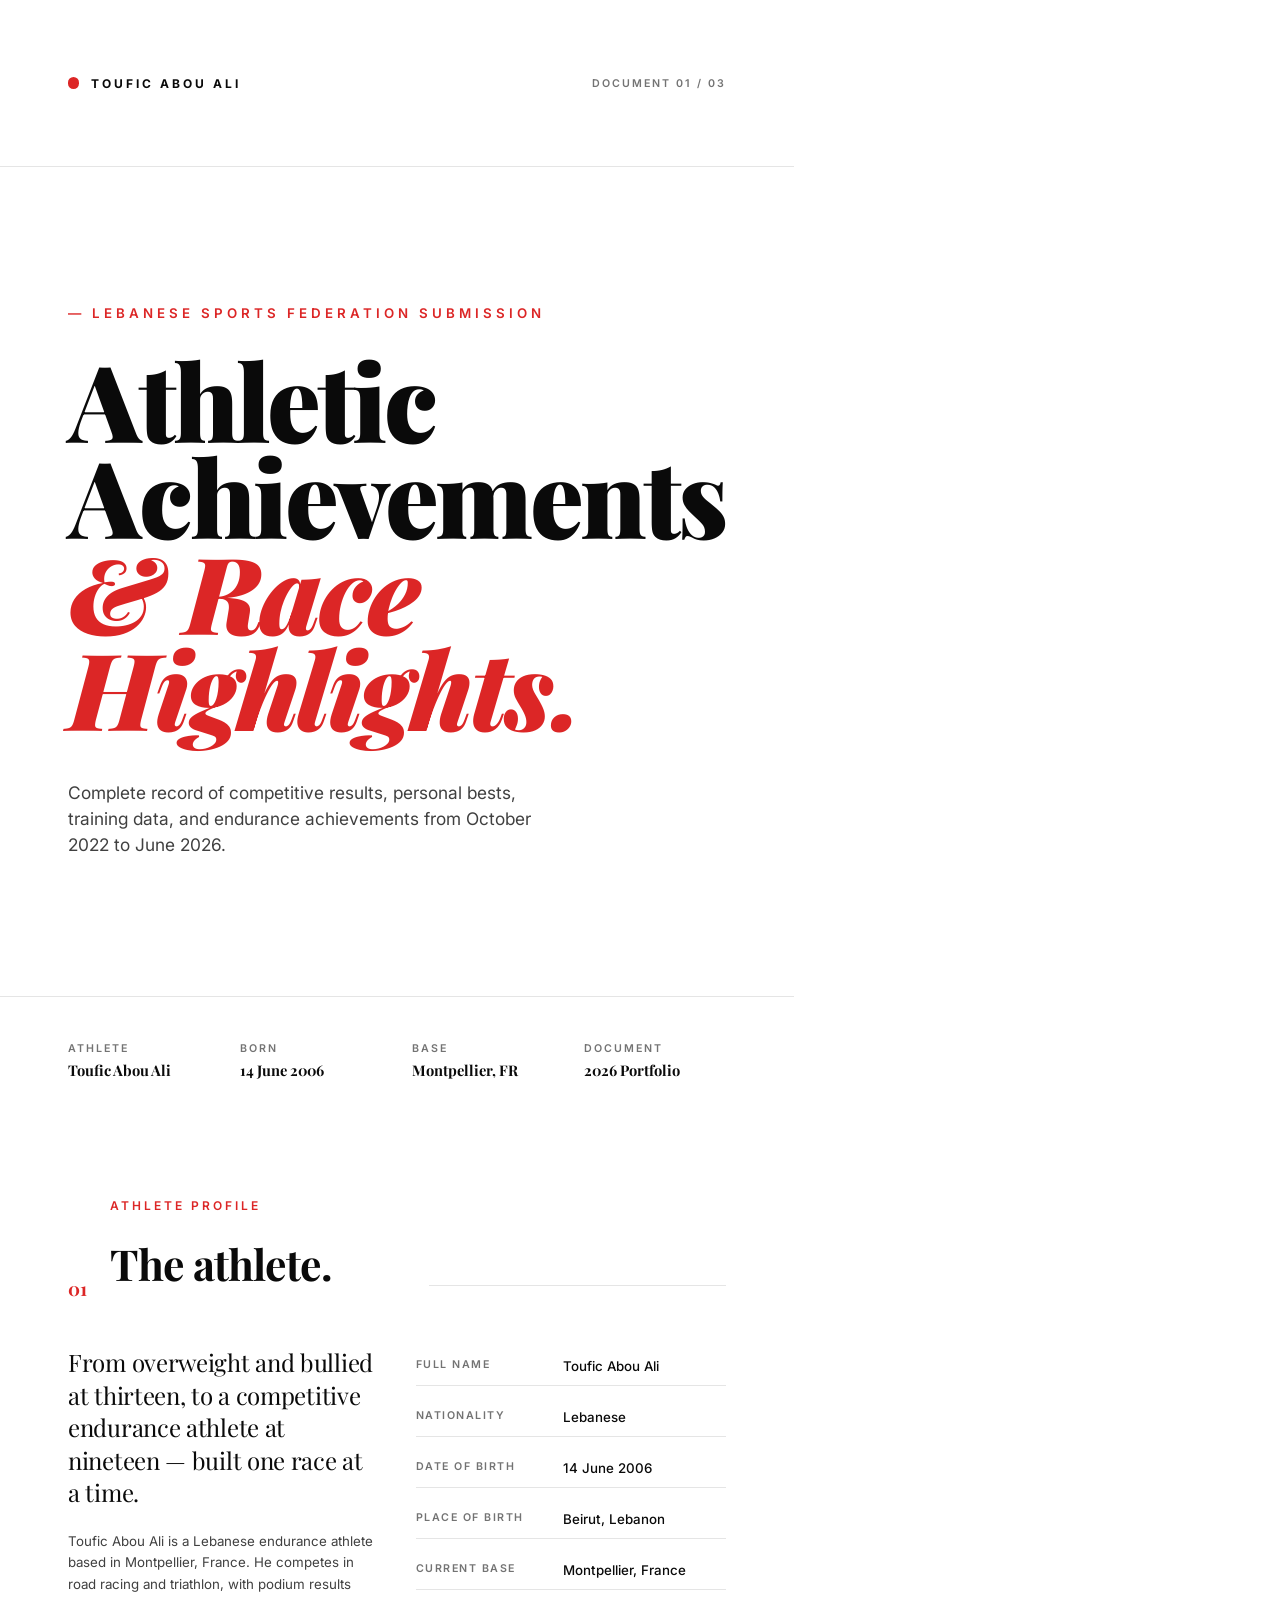
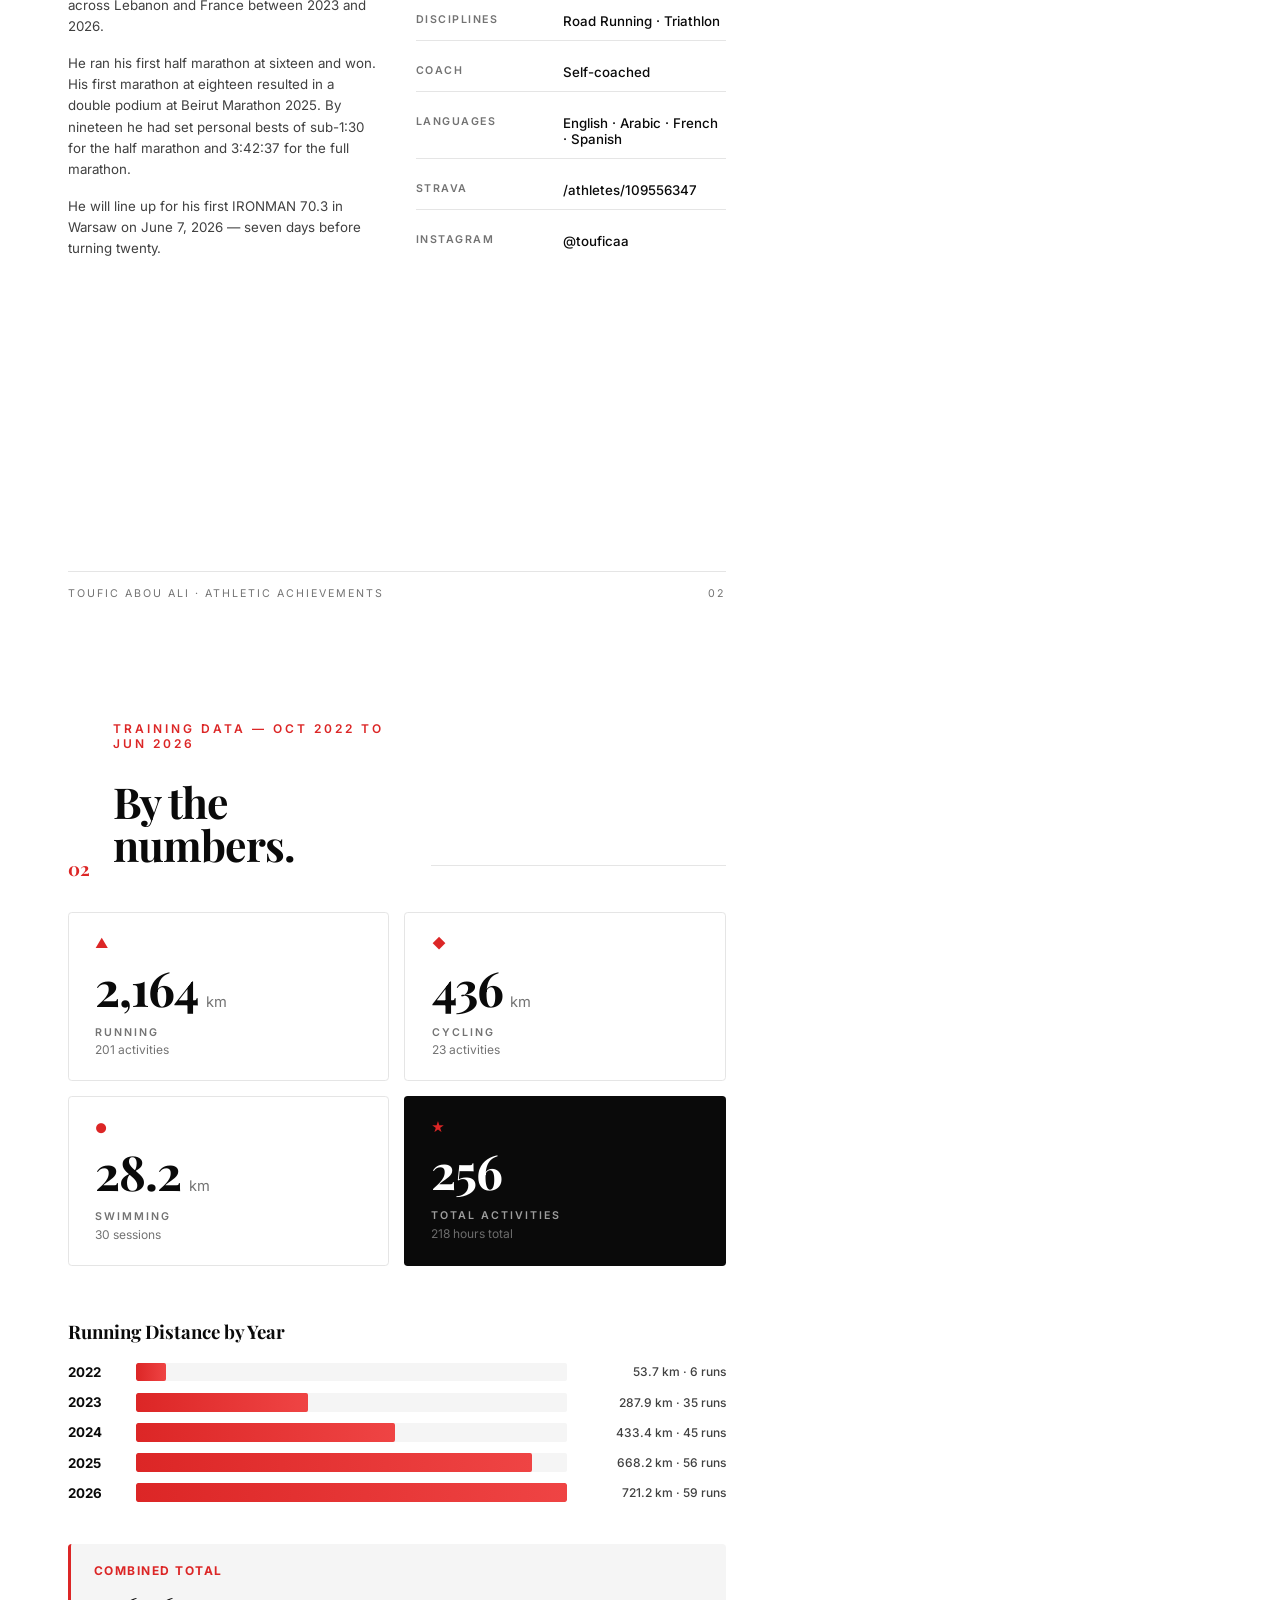
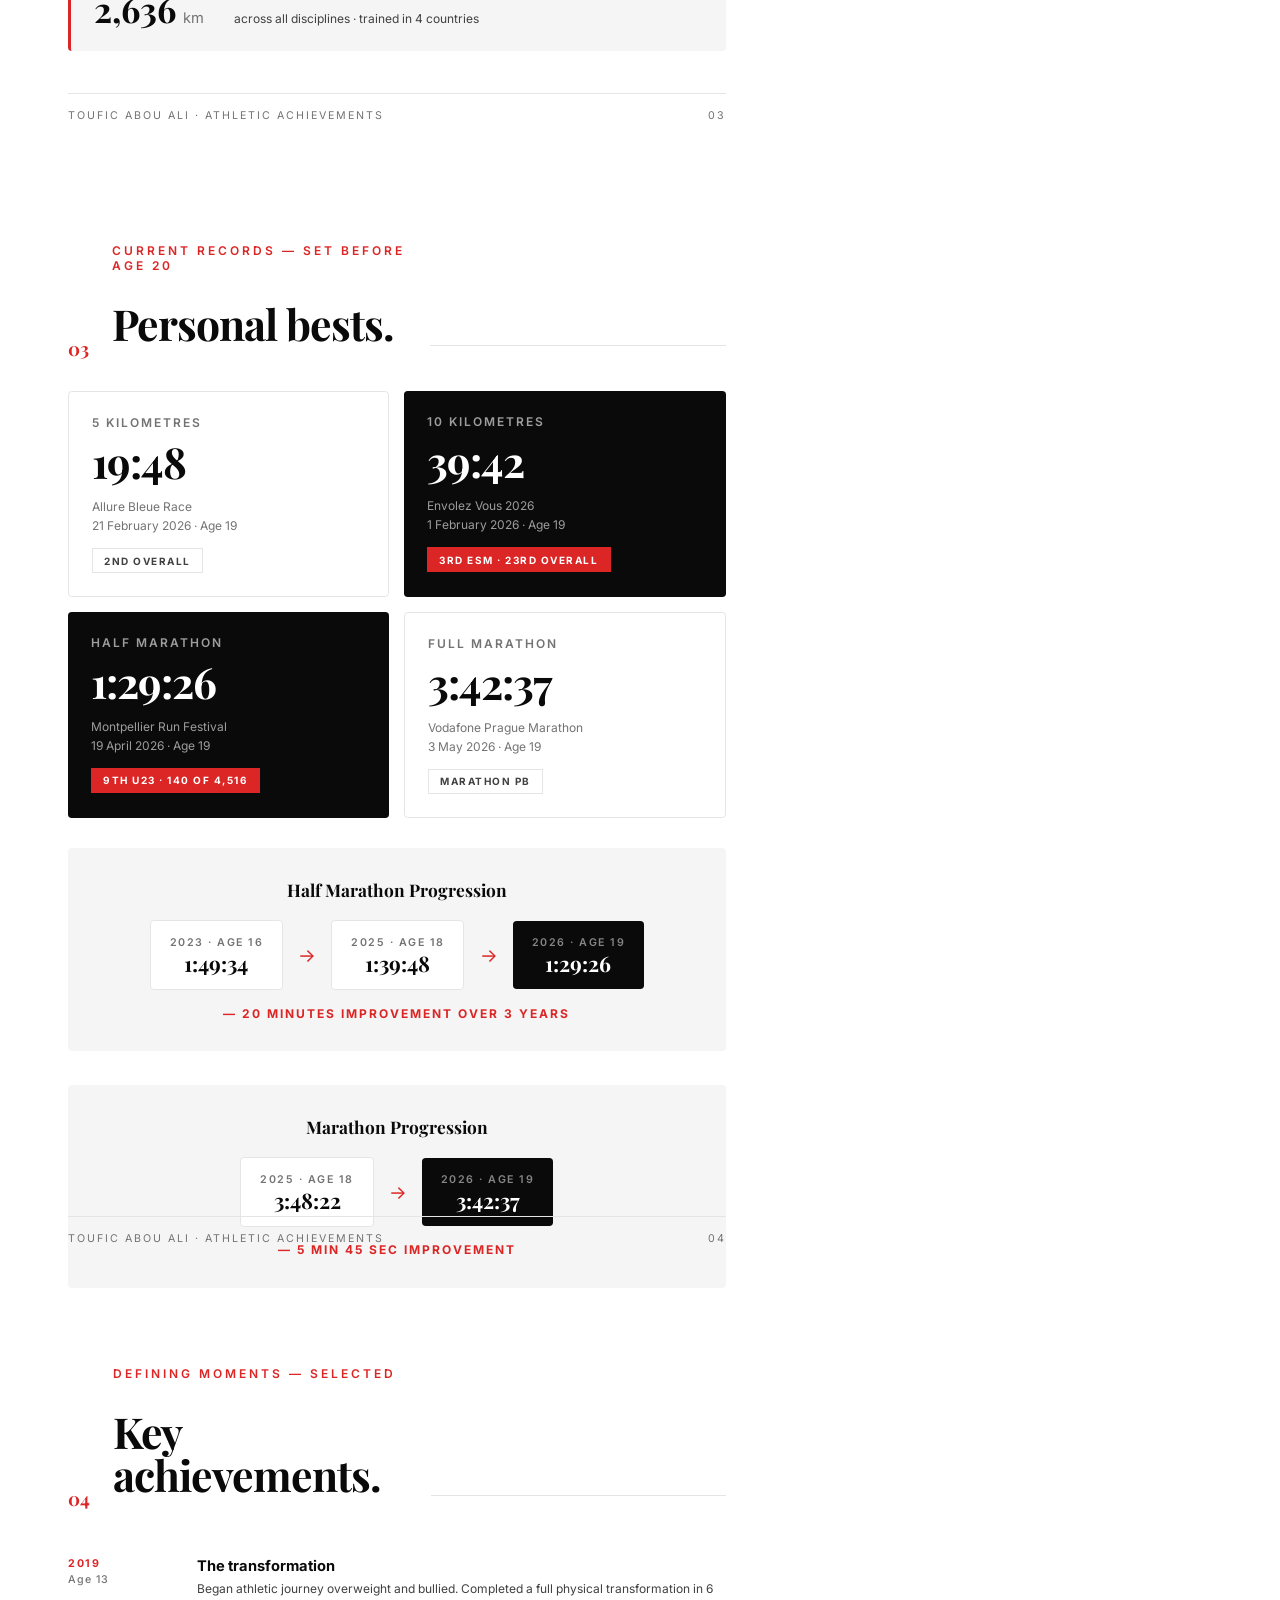
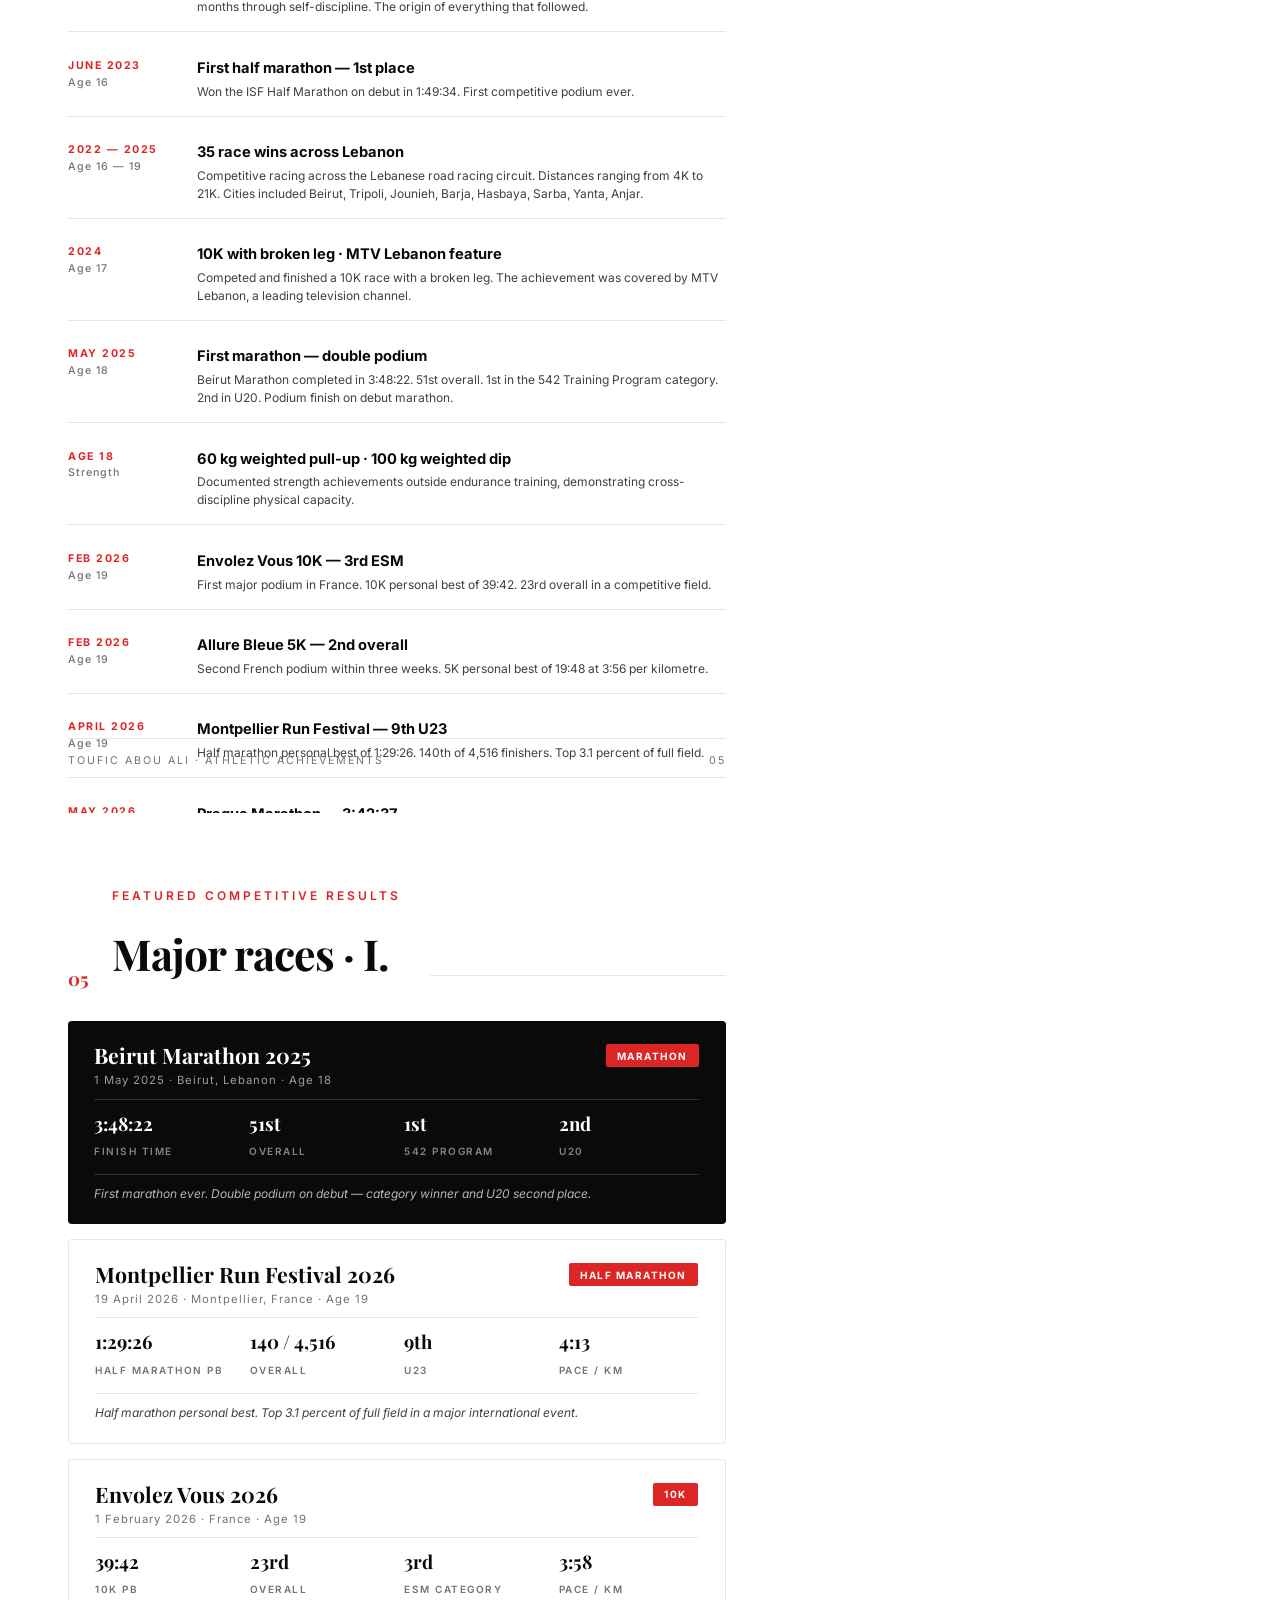
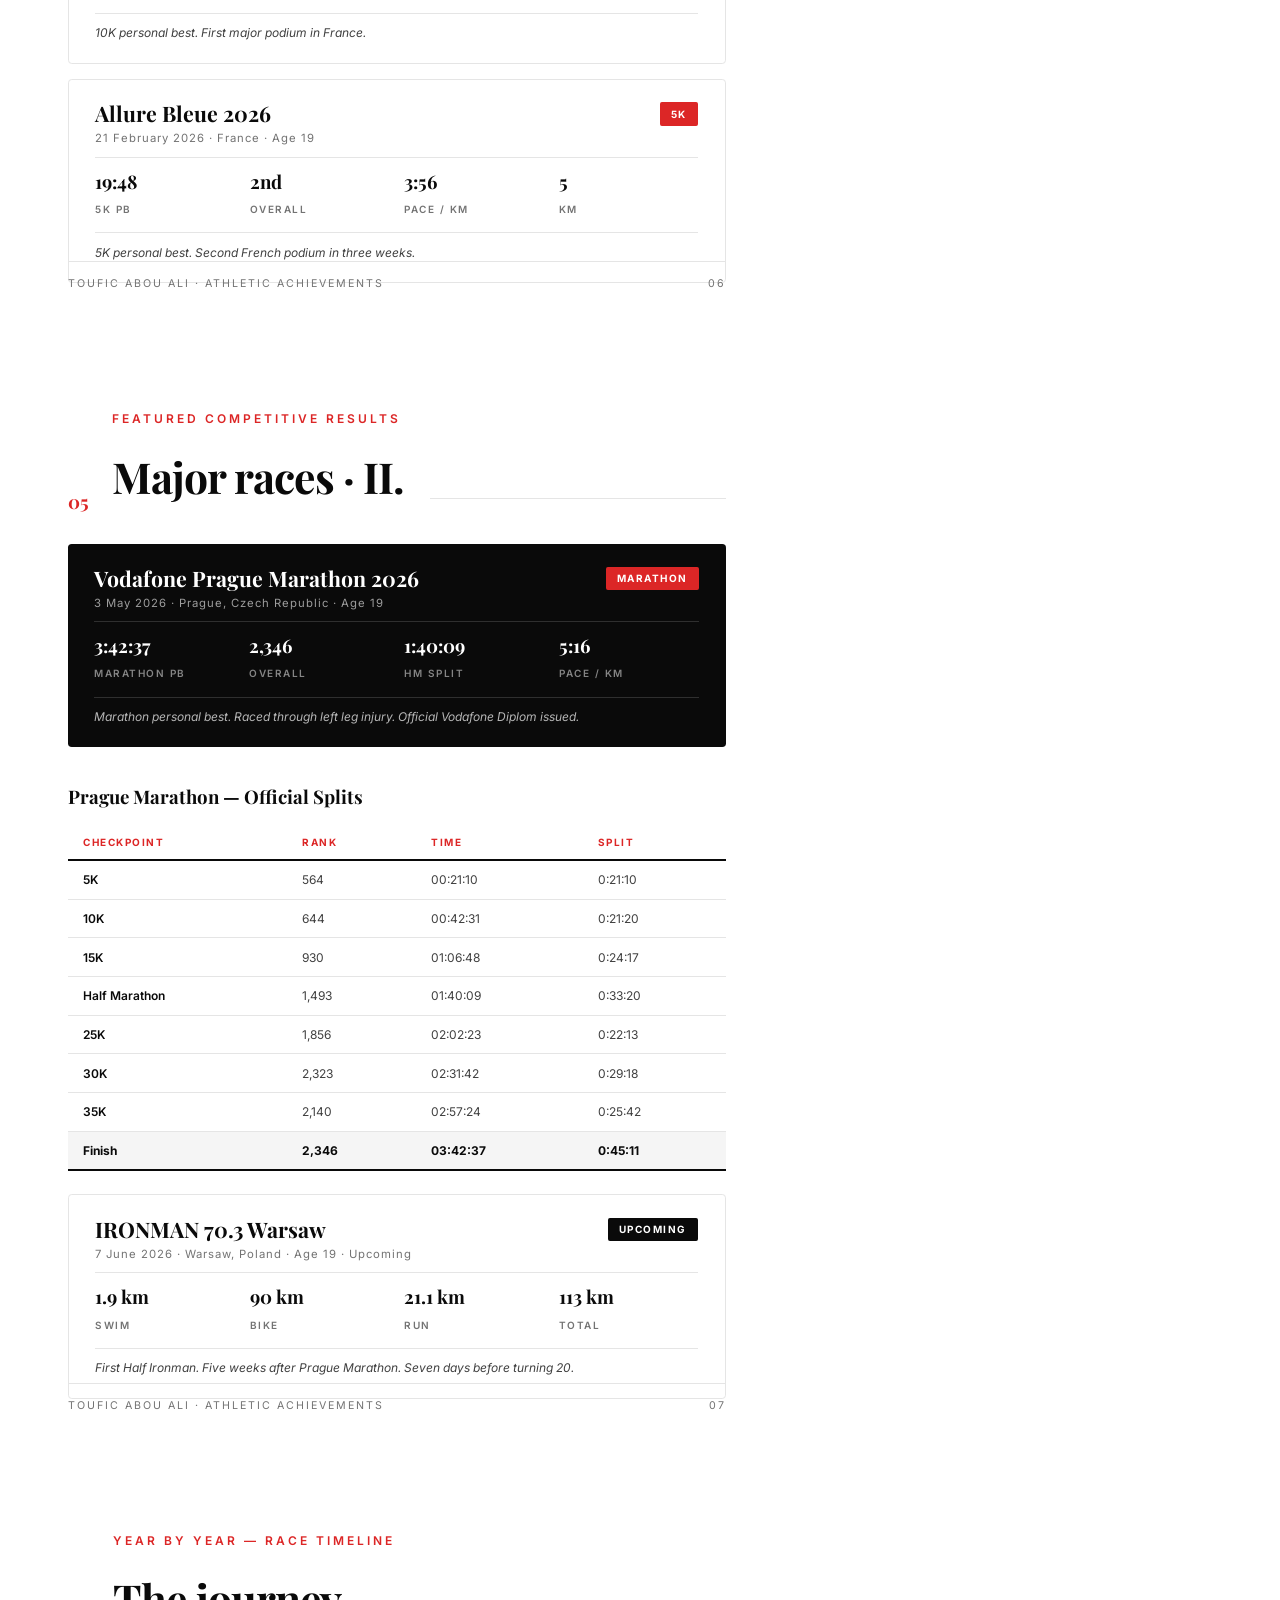
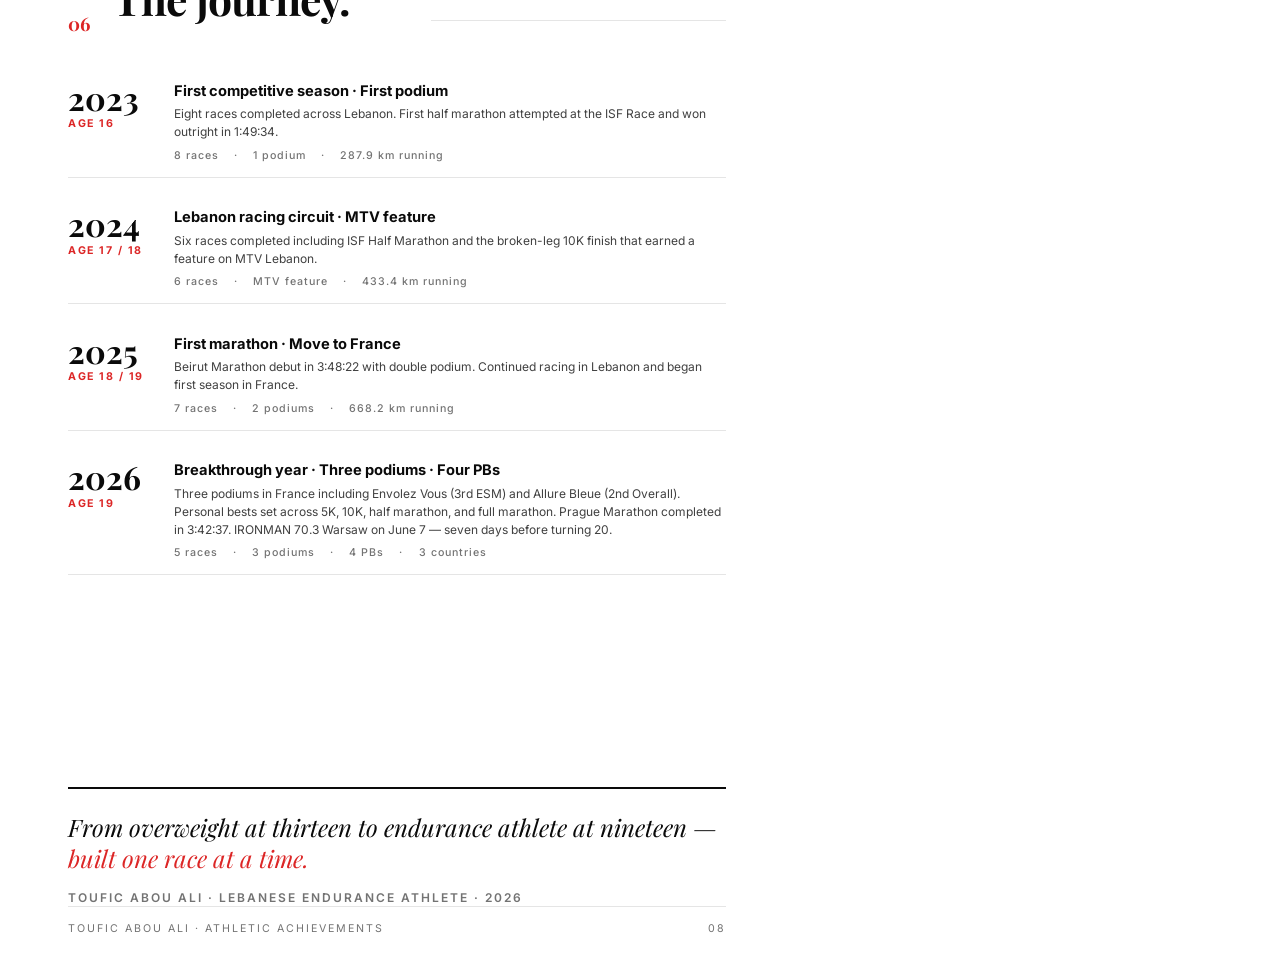
<file: pdf-sources/PDF1_Athletic_Achievements.html>
﻿<!DOCTYPE html>
<html lang="en">
<head>
<meta charset="UTF-8">
<title>PDF 1 — Athletic Achievements & Race Highlights</title>
<link href="https://fonts.googleapis.com/css2?family=Inter:wght@400;500;600;700;800;900&family=Playfair+Display:wght@400;700;900&display=swap" rel="stylesheet">
<style>
* { margin: 0; padding: 0; box-sizing: border-box; }
@page { size: A4 portrait; margin: 0; }
:root {
  --black: #0A0A0A;
  --red: #DC2626;
  --grey-100: #F5F5F5;
  --grey-200: #E5E5E5;
  --grey-500: #737373;
  --grey-700: #404040;
}
body {
  font-family: 'Inter', sans-serif;
  color: var(--black);
  background: #FFFFFF;
  -webkit-print-color-adjust: exact;
  print-color-adjust: exact;
}
.page {
  width: 210mm;
  height: 297mm;
  padding: 20mm 18mm;
  position: relative;
  page-break-after: always;
  background: #FFFFFF;
  display: flex;
  flex-direction: column;
}
.page:last-child { page-break-after: auto; }

/* TYPOGRAPHY */
.serif { font-family: 'Playfair Display', serif; }
.h-display { font-family: 'Playfair Display', serif; font-weight: 900; line-height: 0.95; letter-spacing: -1.5px; }
.h-section { font-family: 'Playfair Display', serif; font-weight: 700; font-size: 32pt; line-height: 1; letter-spacing: -1px; margin-bottom: 4mm; }
.h-sub { font-family: 'Inter', sans-serif; font-weight: 600; font-size: 9pt; letter-spacing: 3px; text-transform: uppercase; color: var(--red); margin-bottom: 8mm; }
.body-text { font-size: 10pt; line-height: 1.6; color: var(--grey-700); }

/* SECTION HEADER */
.section-header { display: flex; align-items: flex-end; gap: 6mm; margin-bottom: 8mm; }
.section-num { font-family: 'Playfair Display', serif; font-size: 14pt; color: var(--red); font-weight: 700; }
.section-line { flex: 1; height: 1px; background: var(--grey-200); margin-bottom: 4mm; }

/* PAGE FOOTER */
.page-footer {
  position: absolute;
  bottom: 12mm;
  left: 18mm;
  right: 18mm;
  display: flex;
  justify-content: space-between;
  font-size: 8pt;
  letter-spacing: 2px;
  color: var(--grey-500);
  text-transform: uppercase;
  padding-top: 4mm;
  border-top: 1px solid var(--grey-200);
}

/* ===================== PAGE 1 — COVER ===================== */
.cover { padding: 0; }
.cover-top {
  padding: 20mm 18mm;
  border-bottom: 1px solid var(--grey-200);
  display: flex;
  justify-content: space-between;
  align-items: center;
}
.cover-mark {
  display: flex;
  align-items: center;
  gap: 3mm;
  font-size: 9pt;
  letter-spacing: 3px;
  font-weight: 700;
}
.cover-mark::before {
  content: '';
  width: 3mm;
  height: 3mm;
  background: var(--red);
  border-radius: 50%;
}
.cover-doc-num {
  font-size: 8pt;
  letter-spacing: 2px;
  color: var(--grey-500);
  text-transform: uppercase;
  font-weight: 600;
}
.cover-main {
  flex: 1;
  padding: 30mm 18mm;
  display: flex;
  flex-direction: column;
  justify-content: center;
}
.cover-eyebrow {
  font-size: 10pt;
  letter-spacing: 4px;
  color: var(--red);
  text-transform: uppercase;
  font-weight: 600;
  margin-bottom: 8mm;
}
.cover-title {
  font-family: 'Playfair Display', serif;
  font-size: 80pt;
  font-weight: 900;
  line-height: 0.9;
  letter-spacing: -3px;
  margin-bottom: 12mm;
}
.cover-title em { color: var(--red); font-style: italic; }
.cover-subtitle {
  font-size: 13pt;
  color: var(--grey-700);
  line-height: 1.5;
  max-width: 130mm;
  font-weight: 400;
}
.cover-bottom {
  padding: 12mm 18mm;
  border-top: 1px solid var(--grey-200);
  display: grid;
  grid-template-columns: repeat(4, 1fr);
  gap: 8mm;
}
.cover-stat-label {
  font-size: 8pt;
  letter-spacing: 2px;
  color: var(--grey-500);
  text-transform: uppercase;
  font-weight: 600;
  margin-bottom: 2mm;
}
.cover-stat-value {
  font-family: 'Playfair Display', serif;
  font-size: 22pt;
  font-weight: 700;
  line-height: 1;
}

/* ===================== PAGE 2 — ATHLETE PROFILE ===================== */
.profile-grid {
  display: grid;
  grid-template-columns: 1fr 1fr;
  gap: 10mm;
  margin-top: 4mm;
}
.profile-lead {
  font-family: 'Playfair Display', serif;
  font-size: 18pt;
  line-height: 1.35;
  letter-spacing: -0.3px;
  margin-bottom: 6mm;
  font-weight: 400;
}
.profile-facts {
  display: grid;
  grid-template-columns: 1fr;
  gap: 3mm;
}
.fact-row {
  display: grid;
  grid-template-columns: 35mm 1fr;
  gap: 4mm;
  padding: 3mm 0;
  border-bottom: 1px solid var(--grey-200);
}
.fact-row:last-child { border-bottom: none; }
.fact-key {
  font-size: 8pt;
  letter-spacing: 1.5px;
  color: var(--grey-500);
  text-transform: uppercase;
  font-weight: 600;
}
.fact-val {
  font-size: 10pt;
  color: var(--black);
  font-weight: 500;
}

/* ===================== PAGE 3 — STATS ===================== */
.stats-grid {
  display: grid;
  grid-template-columns: repeat(2, 1fr);
  gap: 4mm;
  margin-bottom: 6mm;
}
.stat-card {
  border: 1px solid var(--grey-200);
  padding: 6mm 7mm;
  border-radius: 1mm;
}
.stat-card-dark {
  background: var(--black);
  color: #FFFFFF;
  border: none;
}
.stat-icon {
  font-size: 10pt;
  color: var(--red);
  margin-bottom: 3mm;
}
.stat-card-dark .stat-icon { color: var(--red); }
.stat-num {
  font-family: 'Playfair Display', serif;
  font-size: 36pt;
  font-weight: 700;
  line-height: 1;
  letter-spacing: -1px;
}
.stat-unit {
  font-size: 11pt;
  color: var(--grey-500);
  margin-left: 2mm;
}
.stat-card-dark .stat-unit { color: rgba(255,255,255,0.5); }
.stat-label {
  font-size: 8pt;
  letter-spacing: 2px;
  color: var(--grey-500);
  text-transform: uppercase;
  font-weight: 600;
  margin-top: 4mm;
}
.stat-card-dark .stat-label { color: rgba(255,255,255,0.6); }
.stat-detail {
  font-size: 9pt;
  color: var(--grey-500);
  margin-top: 1mm;
}
.stat-card-dark .stat-detail { color: rgba(255,255,255,0.4); }

.yearly-block { margin-top: 8mm; }
.yearly-title {
  font-family: 'Playfair Display', serif;
  font-size: 14pt;
  font-weight: 700;
  margin-bottom: 5mm;
}
.year-row {
  display: grid;
  grid-template-columns: 14mm 1fr 38mm;
  gap: 4mm;
  align-items: center;
  margin-bottom: 3mm;
}
.year-label {
  font-weight: 700;
  font-size: 10pt;
}
.bar-track {
  height: 5mm;
  background: var(--grey-100);
  border-radius: 0.5mm;
  overflow: hidden;
}
.bar-fill {
  height: 100%;
  background: linear-gradient(90deg, var(--red), #EF4444);
  border-radius: 0.5mm;
}
.year-value {
  text-align: right;
  font-size: 9pt;
  color: var(--grey-700);
  font-weight: 500;
}

/* ===================== PAGE 4 — PERSONAL BESTS ===================== */
.pb-grid {
  display: grid;
  grid-template-columns: 1fr 1fr;
  gap: 4mm;
  margin-bottom: 8mm;
}
.pb-card {
  border: 1px solid var(--grey-200);
  padding: 6mm;
  border-radius: 1mm;
}
.pb-card-feature {
  background: var(--black);
  color: #FFFFFF;
  border: none;
}
.pb-distance {
  font-size: 9pt;
  letter-spacing: 2px;
  color: var(--grey-500);
  text-transform: uppercase;
  font-weight: 600;
  margin-bottom: 3mm;
}
.pb-card-feature .pb-distance { color: rgba(255,255,255,0.6); }
.pb-time {
  font-family: 'Playfair Display', serif;
  font-size: 32pt;
  font-weight: 700;
  line-height: 1;
  letter-spacing: -1px;
  margin-bottom: 4mm;
}
.pb-context-line {
  font-size: 9pt;
  color: var(--grey-500);
  margin-bottom: 1mm;
}
.pb-card-feature .pb-context-line { color: rgba(255,255,255,0.6); }
.pb-badge {
  display: inline-block;
  font-size: 7.5pt;
  letter-spacing: 1.5px;
  text-transform: uppercase;
  font-weight: 700;
  padding: 1.5mm 3mm;
  border: 1px solid var(--grey-200);
  margin-top: 3mm;
  color: var(--grey-700);
}
.pb-card-feature .pb-badge {
  background: var(--red);
  color: #FFFFFF;
  border-color: var(--red);
}

.progression {
  background: var(--grey-100);
  padding: 8mm;
  border-radius: 1mm;
  margin-bottom: 5mm;
}
.progression-title {
  font-family: 'Playfair Display', serif;
  font-size: 13pt;
  font-weight: 700;
  margin-bottom: 5mm;
  text-align: center;
}
.prog-flow {
  display: flex;
  align-items: center;
  justify-content: center;
  gap: 4mm;
  margin-bottom: 4mm;
}
.prog-step {
  text-align: center;
  background: #FFFFFF;
  padding: 4mm 5mm;
  border-radius: 1mm;
  min-width: 32mm;
  border: 1px solid var(--grey-200);
}
.prog-step-final {
  background: var(--black);
  color: #FFFFFF;
  border: none;
}
.prog-year-small {
  font-size: 8pt;
  letter-spacing: 1.5px;
  color: var(--grey-500);
  text-transform: uppercase;
  font-weight: 600;
  margin-bottom: 1mm;
}
.prog-step-final .prog-year-small { color: rgba(255,255,255,0.5); }
.prog-val {
  font-family: 'Playfair Display', serif;
  font-size: 16pt;
  font-weight: 700;
  line-height: 1;
}
.prog-arrow {
  color: var(--red);
  font-size: 14pt;
}
.prog-result {
  text-align: center;
  font-size: 9pt;
  letter-spacing: 2px;
  color: var(--red);
  font-weight: 700;
  text-transform: uppercase;
  margin-top: 3mm;
}

/* ===================== PAGE 5 — KEY ACHIEVEMENTS ===================== */
.achievements-list {
  display: grid;
  gap: 3mm;
}
.achievement-row {
  display: grid;
  grid-template-columns: 28mm 1fr;
  gap: 6mm;
  padding: 4mm 0;
  border-bottom: 1px solid var(--grey-200);
}
.achievement-row:last-child { border-bottom: none; }
.ach-date {
  font-size: 8pt;
  letter-spacing: 1.5px;
  color: var(--red);
  text-transform: uppercase;
  font-weight: 700;
}
.ach-age {
  display: block;
  font-size: 8pt;
  color: var(--grey-500);
  letter-spacing: 1px;
  margin-top: 1mm;
  font-weight: 500;
}
.ach-title {
  font-family: 'Inter', sans-serif;
  font-size: 11pt;
  font-weight: 700;
  margin-bottom: 1.5mm;
  color: var(--black);
}
.ach-desc {
  font-size: 9pt;
  line-height: 1.5;
  color: var(--grey-700);
}

/* ===================== PAGE 6 — MAJOR RACES ===================== */
.race-block {
  border: 1px solid var(--grey-200);
  padding: 6mm 7mm;
  margin-bottom: 4mm;
  border-radius: 1mm;
}
.race-block-feature {
  background: var(--black);
  color: #FFFFFF;
  border: none;
}
.race-head {
  display: flex;
  justify-content: space-between;
  align-items: flex-start;
  margin-bottom: 3mm;
}
.race-name {
  font-family: 'Playfair Display', serif;
  font-size: 16pt;
  font-weight: 700;
  line-height: 1.1;
  margin-bottom: 1.5mm;
}
.race-date {
  font-size: 8.5pt;
  color: var(--grey-500);
  letter-spacing: 1px;
}
.race-block-feature .race-date { color: rgba(255,255,255,0.6); }
.race-tag {
  background: var(--red);
  color: #FFFFFF;
  font-size: 7.5pt;
  letter-spacing: 1.5px;
  text-transform: uppercase;
  font-weight: 700;
  padding: 1.5mm 3mm;
  border-radius: 0.5mm;
  flex-shrink: 0;
}
.race-data {
  display: grid;
  grid-template-columns: repeat(4, 1fr);
  gap: 4mm;
  padding: 4mm 0;
  border-top: 1px solid var(--grey-200);
  border-bottom: 1px solid var(--grey-200);
}
.race-block-feature .race-data {
  border-color: rgba(255,255,255,0.15);
}
.race-stat strong {
  display: block;
  font-family: 'Playfair Display', serif;
  font-size: 14pt;
  font-weight: 700;
  line-height: 1;
  margin-bottom: 1.5mm;
}
.race-stat span {
  font-size: 7.5pt;
  letter-spacing: 1.5px;
  color: var(--grey-500);
  text-transform: uppercase;
  font-weight: 600;
}
.race-block-feature .race-stat span { color: rgba(255,255,255,0.5); }
.race-note {
  font-size: 9pt;
  color: var(--grey-700);
  margin-top: 3mm;
  font-style: italic;
}
.race-block-feature .race-note { color: rgba(255,255,255,0.7); }

/* ===================== PAGE 7 — PRAGUE SPLITS ===================== */
.splits-section { margin-top: 6mm; }
.splits-title {
  font-family: 'Playfair Display', serif;
  font-size: 14pt;
  font-weight: 700;
  margin-bottom: 4mm;
}
.splits-table {
  width: 100%;
  border-collapse: collapse;
  font-size: 9pt;
}
.splits-table th {
  font-size: 7.5pt;
  letter-spacing: 1.5px;
  text-transform: uppercase;
  color: var(--red);
  padding: 3mm 4mm;
  text-align: left;
  font-weight: 700;
  border-bottom: 2px solid var(--black);
}
.splits-table td {
  padding: 3mm 4mm;
  border-bottom: 1px solid var(--grey-200);
  color: var(--grey-700);
}
.splits-table tr:last-child td {
  border-bottom: 2px solid var(--black);
  font-weight: 700;
  color: var(--black);
  background: var(--grey-100);
}
.splits-table td:first-child {
  font-weight: 600;
  color: var(--black);
}

/* ===================== PAGE 8 — TIMELINE + CLOSE ===================== */
.timeline-rows {
  display: grid;
  gap: 4mm;
  margin-bottom: 8mm;
}
.tl-row {
  display: grid;
  grid-template-columns: 22mm 1fr;
  gap: 6mm;
  padding: 4mm 0;
  border-bottom: 1px solid var(--grey-200);
}
.tl-year {
  font-family: 'Playfair Display', serif;
  font-size: 24pt;
  font-weight: 700;
  line-height: 1;
  color: var(--black);
}
.tl-year span {
  display: block;
  font-family: 'Inter', sans-serif;
  font-size: 8pt;
  letter-spacing: 1.5px;
  color: var(--red);
  text-transform: uppercase;
  font-weight: 700;
  margin-top: 1.5mm;
}
.tl-content-title {
  font-size: 11pt;
  font-weight: 700;
  margin-bottom: 1.5mm;
}
.tl-content-text {
  font-size: 9pt;
  color: var(--grey-700);
  line-height: 1.5;
}
.tl-stats {
  display: flex;
  gap: 4mm;
  margin-top: 2mm;
  font-size: 8pt;
  color: var(--grey-500);
  font-weight: 500;
}
.tl-stats span { letter-spacing: 1px; }

.close-block {
  margin-top: auto;
  padding-top: 6mm;
  border-top: 2px solid var(--black);
}
.close-quote {
  font-family: 'Playfair Display', serif;
  font-size: 18pt;
  line-height: 1.3;
  margin-bottom: 4mm;
  font-style: italic;
}
.close-quote em { color: var(--red); font-style: italic; }
.close-attribution {
  font-size: 9pt;
  letter-spacing: 2px;
  color: var(--grey-500);
  text-transform: uppercase;
  font-weight: 600;
}
</style>
</head>
<body>

<!-- PAGE 1 — COVER -->
<div class="page cover">
  <div class="cover-top">
    <div class="cover-mark">TOUFIC ABOU ALI</div>
    <div class="cover-doc-num">Document 01 / 03</div>
  </div>
  <div class="cover-main">
    <div class="cover-eyebrow">— Lebanese Sports Federation Submission</div>
    <div class="cover-title">
      Athletic<br>
      Achievements<br>
      <em>& Race Highlights.</em>
    </div>
    <div class="cover-subtitle">
      Complete record of competitive results, personal bests, training data, and endurance achievements from October 2022 to June 2026.
    </div>
  </div>
  <div class="cover-bottom">
    <div>
      <div class="cover-stat-label">Athlete</div>
      <div class="cover-stat-value" style="font-size:11pt;">Toufic Abou Ali</div>
    </div>
    <div>
      <div class="cover-stat-label">Born</div>
      <div class="cover-stat-value" style="font-size:11pt;">14 June 2006</div>
    </div>
    <div>
      <div class="cover-stat-label">Base</div>
      <div class="cover-stat-value" style="font-size:11pt;">Montpellier, FR</div>
    </div>
    <div>
      <div class="cover-stat-label">Document</div>
      <div class="cover-stat-value" style="font-size:11pt;">2026 Portfolio</div>
    </div>
  </div>
</div>

<!-- PAGE 2 — ATHLETE PROFILE -->
<div class="page">
  <div class="section-header">
    <div class="section-num">01</div>
    <div style="flex:1;">
      <div class="h-sub">Athlete profile</div>
      <div class="h-section">The athlete.</div>
    </div>
    <div class="section-line"></div>
  </div>
  <div class="profile-grid">
    <div>
      <div class="profile-lead">From overweight and bullied at thirteen, to a competitive endurance athlete at nineteen — built one race at a time.</div>
      <p class="body-text" style="margin-bottom:4mm;">Toufic Abou Ali is a Lebanese endurance athlete based in Montpellier, France. He competes in road racing and triathlon, with podium results across Lebanon and France between 2023 and 2026.</p>
      <p class="body-text" style="margin-bottom:4mm;">He ran his first half marathon at sixteen and won. His first marathon at eighteen resulted in a double podium at Beirut Marathon 2025. By nineteen he had set personal bests of sub-1:30 for the half marathon and 3:42:37 for the full marathon.</p>
      <p class="body-text">He will line up for his first IRONMAN 70.3 in Warsaw on June 7, 2026 — seven days before turning twenty.</p>
    </div>
    <div class="profile-facts">
      <div class="fact-row"><div class="fact-key">Full Name</div><div class="fact-val">Toufic Abou Ali</div></div>
      <div class="fact-row"><div class="fact-key">Nationality</div><div class="fact-val">Lebanese</div></div>
      <div class="fact-row"><div class="fact-key">Date of Birth</div><div class="fact-val">14 June 2006</div></div>
      <div class="fact-row"><div class="fact-key">Place of Birth</div><div class="fact-val">Beirut, Lebanon</div></div>
      <div class="fact-row"><div class="fact-key">Current Base</div><div class="fact-val">Montpellier, France</div></div>
      <div class="fact-row"><div class="fact-key">Disciplines</div><div class="fact-val">Road Running · Triathlon</div></div>
      <div class="fact-row"><div class="fact-key">Coach</div><div class="fact-val">Self-coached</div></div>
      <div class="fact-row"><div class="fact-key">Languages</div><div class="fact-val">English · Arabic · French · Spanish</div></div>
      <div class="fact-row"><div class="fact-key">Strava</div><div class="fact-val">/athletes/109556347</div></div>
      <div class="fact-row"><div class="fact-key">Instagram</div><div class="fact-val">@touficaa</div></div>
    </div>
  </div>
  <div class="page-footer">
    <span>Toufic Abou Ali · Athletic Achievements</span>
    <span>02</span>
  </div>
</div>

<!-- PAGE 3 — TRAINING DATA -->
<div class="page">
  <div class="section-header">
    <div class="section-num">02</div>
    <div style="flex:1;">
      <div class="h-sub">Training data — Oct 2022 to Jun 2026</div>
      <div class="h-section">By the numbers.</div>
    </div>
    <div class="section-line"></div>
  </div>

  <div class="stats-grid">
    <div class="stat-card">
      <div class="stat-icon">▲</div>
      <div><span class="stat-num">2,164</span><span class="stat-unit">km</span></div>
      <div class="stat-label">Running</div>
      <div class="stat-detail">201 activities</div>
    </div>
    <div class="stat-card">
      <div class="stat-icon">◆</div>
      <div><span class="stat-num">436</span><span class="stat-unit">km</span></div>
      <div class="stat-label">Cycling</div>
      <div class="stat-detail">23 activities</div>
    </div>
    <div class="stat-card">
      <div class="stat-icon">●</div>
      <div><span class="stat-num">28.2</span><span class="stat-unit">km</span></div>
      <div class="stat-label">Swimming</div>
      <div class="stat-detail">30 sessions</div>
    </div>
    <div class="stat-card stat-card-dark">
      <div class="stat-icon">★</div>
      <div><span class="stat-num">256</span></div>
      <div class="stat-label">Total Activities</div>
      <div class="stat-detail">218 hours total</div>
    </div>
  </div>

  <div class="yearly-block">
    <div class="yearly-title">Running Distance by Year</div>
    <div class="year-row"><div class="year-label">2022</div><div class="bar-track"><div class="bar-fill" style="width:7%;"></div></div><div class="year-value">53.7 km · 6 runs</div></div>
    <div class="year-row"><div class="year-label">2023</div><div class="bar-track"><div class="bar-fill" style="width:40%;"></div></div><div class="year-value">287.9 km · 35 runs</div></div>
    <div class="year-row"><div class="year-label">2024</div><div class="bar-track"><div class="bar-fill" style="width:60%;"></div></div><div class="year-value">433.4 km · 45 runs</div></div>
    <div class="year-row"><div class="year-label">2025</div><div class="bar-track"><div class="bar-fill" style="width:92%;"></div></div><div class="year-value">668.2 km · 56 runs</div></div>
    <div class="year-row"><div class="year-label">2026</div><div class="bar-track"><div class="bar-fill" style="width:100%;"></div></div><div class="year-value">721.2 km · 59 runs</div></div>
  </div>

  <div style="margin-top:8mm; padding:5mm 6mm; background:var(--grey-100); border-left:3px solid var(--red); border-radius:1mm;">
    <div style="font-size:9pt; letter-spacing:1.5px; color:var(--red); text-transform:uppercase; font-weight:700; margin-bottom:2mm;">Combined total</div>
    <div style="display:flex; gap:8mm; align-items:baseline;">
      <div><span style="font-family:'Playfair Display'; font-size:26pt; font-weight:700;">2,636</span><span style="font-size:11pt; color:var(--grey-500); margin-left:2mm;">km</span></div>
      <div style="font-size:9pt; color:var(--grey-700);">across all disciplines · trained in 4 countries</div>
    </div>
  </div>

  <div class="page-footer">
    <span>Toufic Abou Ali · Athletic Achievements</span>
    <span>03</span>
  </div>
</div>

<!-- PAGE 4 — PERSONAL BESTS -->
<div class="page">
  <div class="section-header">
    <div class="section-num">03</div>
    <div style="flex:1;">
      <div class="h-sub">Current records — set before age 20</div>
      <div class="h-section">Personal bests.</div>
    </div>
    <div class="section-line"></div>
  </div>

  <div class="pb-grid">
    <div class="pb-card">
      <div class="pb-distance">5 Kilometres</div>
      <div class="pb-time">19:48</div>
      <div class="pb-context-line">Allure Bleue Race</div>
      <div class="pb-context-line">21 February 2026 · Age 19</div>
      <div class="pb-badge">2nd Overall</div>
    </div>
    <div class="pb-card pb-card-feature">
      <div class="pb-distance">10 Kilometres</div>
      <div class="pb-time">39:42</div>
      <div class="pb-context-line">Envolez Vous 2026</div>
      <div class="pb-context-line">1 February 2026 · Age 19</div>
      <div class="pb-badge">3rd ESM · 23rd Overall</div>
    </div>
    <div class="pb-card pb-card-feature">
      <div class="pb-distance">Half Marathon</div>
      <div class="pb-time">1:29:26</div>
      <div class="pb-context-line">Montpellier Run Festival</div>
      <div class="pb-context-line">19 April 2026 · Age 19</div>
      <div class="pb-badge">9th U23 · 140 of 4,516</div>
    </div>
    <div class="pb-card">
      <div class="pb-distance">Full Marathon</div>
      <div class="pb-time">3:42:37</div>
      <div class="pb-context-line">Vodafone Prague Marathon</div>
      <div class="pb-context-line">3 May 2026 · Age 19</div>
      <div class="pb-badge">Marathon PB</div>
    </div>
  </div>

  <div class="progression">
    <div class="progression-title">Half Marathon Progression</div>
    <div class="prog-flow">
      <div class="prog-step">
        <div class="prog-year-small">2023 · Age 16</div>
        <div class="prog-val">1:49:34</div>
      </div>
      <div class="prog-arrow">→</div>
      <div class="prog-step">
        <div class="prog-year-small">2025 · Age 18</div>
        <div class="prog-val">1:39:48</div>
      </div>
      <div class="prog-arrow">→</div>
      <div class="prog-step prog-step-final">
        <div class="prog-year-small">2026 · Age 19</div>
        <div class="prog-val">1:29:26</div>
      </div>
    </div>
    <div class="prog-result">— 20 minutes improvement over 3 years</div>
  </div>

  <div class="progression" style="margin-top:4mm;">
    <div class="progression-title">Marathon Progression</div>
    <div class="prog-flow">
      <div class="prog-step">
        <div class="prog-year-small">2025 · Age 18</div>
        <div class="prog-val">3:48:22</div>
      </div>
      <div class="prog-arrow">→</div>
      <div class="prog-step prog-step-final">
        <div class="prog-year-small">2026 · Age 19</div>
        <div class="prog-val">3:42:37</div>
      </div>
    </div>
    <div class="prog-result">— 5 min 45 sec improvement</div>
  </div>

  <div class="page-footer">
    <span>Toufic Abou Ali · Athletic Achievements</span>
    <span>04</span>
  </div>
</div>

<!-- PAGE 5 — KEY ACHIEVEMENTS -->
<div class="page">
  <div class="section-header">
    <div class="section-num">04</div>
    <div style="flex:1;">
      <div class="h-sub">Defining moments — Selected</div>
      <div class="h-section">Key achievements.</div>
    </div>
    <div class="section-line"></div>
  </div>

  <div class="achievements-list">
    <div class="achievement-row">
      <div><div class="ach-date">2019</div><span class="ach-age">Age 13</span></div>
      <div><div class="ach-title">The transformation</div><div class="ach-desc">Began athletic journey overweight and bullied. Completed a full physical transformation in 6 months through self-discipline. The origin of everything that followed.</div></div>
    </div>
    <div class="achievement-row">
      <div><div class="ach-date">June 2023</div><span class="ach-age">Age 16</span></div>
      <div><div class="ach-title">First half marathon — 1st place</div><div class="ach-desc">Won the ISF Half Marathon on debut in 1:49:34. First competitive podium ever.</div></div>
    </div>
    <div class="achievement-row">
      <div><div class="ach-date">2022 — 2025</div><span class="ach-age">Age 16 — 19</span></div>
      <div><div class="ach-title">35 race wins across Lebanon</div><div class="ach-desc">Competitive racing across the Lebanese road racing circuit. Distances ranging from 4K to 21K. Cities included Beirut, Tripoli, Jounieh, Barja, Hasbaya, Sarba, Yanta, Anjar.</div></div>
    </div>
    <div class="achievement-row">
      <div><div class="ach-date">2024</div><span class="ach-age">Age 17</span></div>
      <div><div class="ach-title">10K with broken leg · MTV Lebanon feature</div><div class="ach-desc">Competed and finished a 10K race with a broken leg. The achievement was covered by MTV Lebanon, a leading television channel.</div></div>
    </div>
    <div class="achievement-row">
      <div><div class="ach-date">May 2025</div><span class="ach-age">Age 18</span></div>
      <div><div class="ach-title">First marathon — double podium</div><div class="ach-desc">Beirut Marathon completed in 3:48:22. 51st overall. 1st in the 542 Training Program category. 2nd in U20. Podium finish on debut marathon.</div></div>
    </div>
    <div class="achievement-row">
      <div><div class="ach-date">Age 18</div><span class="ach-age">Strength</span></div>
      <div><div class="ach-title">60 kg weighted pull-up · 100 kg weighted dip</div><div class="ach-desc">Documented strength achievements outside endurance training, demonstrating cross-discipline physical capacity.</div></div>
    </div>
    <div class="achievement-row">
      <div><div class="ach-date">Feb 2026</div><span class="ach-age">Age 19</span></div>
      <div><div class="ach-title">Envolez Vous 10K — 3rd ESM</div><div class="ach-desc">First major podium in France. 10K personal best of 39:42. 23rd overall in a competitive field.</div></div>
    </div>
    <div class="achievement-row">
      <div><div class="ach-date">Feb 2026</div><span class="ach-age">Age 19</span></div>
      <div><div class="ach-title">Allure Bleue 5K — 2nd overall</div><div class="ach-desc">Second French podium within three weeks. 5K personal best of 19:48 at 3:56 per kilometre.</div></div>
    </div>
    <div class="achievement-row">
      <div><div class="ach-date">April 2026</div><span class="ach-age">Age 19</span></div>
      <div><div class="ach-title">Montpellier Run Festival — 9th U23</div><div class="ach-desc">Half marathon personal best of 1:29:26. 140th of 4,516 finishers. Top 3.1 percent of full field.</div></div>
    </div>
    <div class="achievement-row">
      <div><div class="ach-date">May 2026</div><span class="ach-age">Age 19</span></div>
      <div><div class="ach-title">Prague Marathon — 3:42:37</div><div class="ach-desc">Marathon personal best. Raced through injured left leg. Five weeks before first Half Ironman.</div></div>
    </div>
  </div>

  <div class="page-footer">
    <span>Toufic Abou Ali · Athletic Achievements</span>
    <span>05</span>
  </div>
</div>

<!-- PAGE 6 — MAJOR RACES PART 1 -->
<div class="page">
  <div class="section-header">
    <div class="section-num">05</div>
    <div style="flex:1;">
      <div class="h-sub">Featured competitive results</div>
      <div class="h-section">Major races · I.</div>
    </div>
    <div class="section-line"></div>
  </div>

  <div class="race-block race-block-feature">
    <div class="race-head">
      <div>
        <div class="race-name">Beirut Marathon 2025</div>
        <div class="race-date">1 May 2025 · Beirut, Lebanon · Age 18</div>
      </div>
      <div class="race-tag">Marathon</div>
    </div>
    <div class="race-data">
      <div class="race-stat"><strong>3:48:22</strong><span>Finish Time</span></div>
      <div class="race-stat"><strong>51st</strong><span>Overall</span></div>
      <div class="race-stat"><strong>1st</strong><span>542 Program</span></div>
      <div class="race-stat"><strong>2nd</strong><span>U20</span></div>
    </div>
    <div class="race-note">First marathon ever. Double podium on debut — category winner and U20 second place.</div>
  </div>

  <div class="race-block">
    <div class="race-head">
      <div>
        <div class="race-name">Montpellier Run Festival 2026</div>
        <div class="race-date">19 April 2026 · Montpellier, France · Age 19</div>
      </div>
      <div class="race-tag">Half Marathon</div>
    </div>
    <div class="race-data">
      <div class="race-stat"><strong>1:29:26</strong><span>Half Marathon PB</span></div>
      <div class="race-stat"><strong>140 / 4,516</strong><span>Overall</span></div>
      <div class="race-stat"><strong>9th</strong><span>U23</span></div>
      <div class="race-stat"><strong>4:13</strong><span>Pace / km</span></div>
    </div>
    <div class="race-note">Half marathon personal best. Top 3.1 percent of full field in a major international event.</div>
  </div>

  <div class="race-block">
    <div class="race-head">
      <div>
        <div class="race-name">Envolez Vous 2026</div>
        <div class="race-date">1 February 2026 · France · Age 19</div>
      </div>
      <div class="race-tag">10K</div>
    </div>
    <div class="race-data">
      <div class="race-stat"><strong>39:42</strong><span>10K PB</span></div>
      <div class="race-stat"><strong>23rd</strong><span>Overall</span></div>
      <div class="race-stat"><strong>3rd</strong><span>ESM Category</span></div>
      <div class="race-stat"><strong>3:58</strong><span>Pace / km</span></div>
    </div>
    <div class="race-note">10K personal best. First major podium in France.</div>
  </div>

  <div class="race-block">
    <div class="race-head">
      <div>
        <div class="race-name">Allure Bleue 2026</div>
        <div class="race-date">21 February 2026 · France · Age 19</div>
      </div>
      <div class="race-tag">5K</div>
    </div>
    <div class="race-data">
      <div class="race-stat"><strong>19:48</strong><span>5K PB</span></div>
      <div class="race-stat"><strong>2nd</strong><span>Overall</span></div>
      <div class="race-stat"><strong>3:56</strong><span>Pace / km</span></div>
      <div class="race-stat"><strong>5</strong><span>km</span></div>
    </div>
    <div class="race-note">5K personal best. Second French podium in three weeks.</div>
  </div>

  <div class="page-footer">
    <span>Toufic Abou Ali · Athletic Achievements</span>
    <span>06</span>
  </div>
</div>

<!-- PAGE 7 — MAJOR RACES PART 2 + PRAGUE SPLITS -->
<div class="page">
  <div class="section-header">
    <div class="section-num">05</div>
    <div style="flex:1;">
      <div class="h-sub">Featured competitive results</div>
      <div class="h-section">Major races · II.</div>
    </div>
    <div class="section-line"></div>
  </div>

  <div class="race-block race-block-feature">
    <div class="race-head">
      <div>
        <div class="race-name">Vodafone Prague Marathon 2026</div>
        <div class="race-date">3 May 2026 · Prague, Czech Republic · Age 19</div>
      </div>
      <div class="race-tag">Marathon</div>
    </div>
    <div class="race-data">
      <div class="race-stat"><strong>3:42:37</strong><span>Marathon PB</span></div>
      <div class="race-stat"><strong>2,346</strong><span>Overall</span></div>
      <div class="race-stat"><strong>1:40:09</strong><span>HM Split</span></div>
      <div class="race-stat"><strong>5:16</strong><span>Pace / km</span></div>
    </div>
    <div class="race-note">Marathon personal best. Raced through left leg injury. Official Vodafone Diplom issued.</div>
  </div>

  <div class="splits-section">
    <div class="splits-title">Prague Marathon — Official Splits</div>
    <table class="splits-table">
      <thead>
        <tr><th>Checkpoint</th><th>Rank</th><th>Time</th><th>Split</th></tr>
      </thead>
      <tbody>
        <tr><td>5K</td><td>564</td><td>00:21:10</td><td>0:21:10</td></tr>
        <tr><td>10K</td><td>644</td><td>00:42:31</td><td>0:21:20</td></tr>
        <tr><td>15K</td><td>930</td><td>01:06:48</td><td>0:24:17</td></tr>
        <tr><td>Half Marathon</td><td>1,493</td><td>01:40:09</td><td>0:33:20</td></tr>
        <tr><td>25K</td><td>1,856</td><td>02:02:23</td><td>0:22:13</td></tr>
        <tr><td>30K</td><td>2,323</td><td>02:31:42</td><td>0:29:18</td></tr>
        <tr><td>35K</td><td>2,140</td><td>02:57:24</td><td>0:25:42</td></tr>
        <tr><td>Finish</td><td>2,346</td><td>03:42:37</td><td>0:45:11</td></tr>
      </tbody>
    </table>
  </div>

  <div class="race-block" style="margin-top:6mm;">
    <div class="race-head">
      <div>
        <div class="race-name">IRONMAN 70.3 Warsaw</div>
        <div class="race-date">7 June 2026 · Warsaw, Poland · Age 19 · Upcoming</div>
      </div>
      <div class="race-tag" style="background:var(--black);">Upcoming</div>
    </div>
    <div class="race-data">
      <div class="race-stat"><strong>1.9 km</strong><span>Swim</span></div>
      <div class="race-stat"><strong>90 km</strong><span>Bike</span></div>
      <div class="race-stat"><strong>21.1 km</strong><span>Run</span></div>
      <div class="race-stat"><strong>113 km</strong><span>Total</span></div>
    </div>
    <div class="race-note">First Half Ironman. Five weeks after Prague Marathon. Seven days before turning 20.</div>
  </div>

  <div class="page-footer">
    <span>Toufic Abou Ali · Athletic Achievements</span>
    <span>07</span>
  </div>
</div>

<!-- PAGE 8 — TIMELINE + CLOSE -->
<div class="page">
  <div class="section-header">
    <div class="section-num">06</div>
    <div style="flex:1;">
      <div class="h-sub">Year by year — Race timeline</div>
      <div class="h-section">The journey.</div>
    </div>
    <div class="section-line"></div>
  </div>

  <div class="timeline-rows">
    <div class="tl-row">
      <div class="tl-year">2023<span>Age 16</span></div>
      <div>
        <div class="tl-content-title">First competitive season · First podium</div>
        <div class="tl-content-text">Eight races completed across Lebanon. First half marathon attempted at the ISF Race and won outright in 1:49:34.</div>
        <div class="tl-stats"><span>8 races</span><span>·</span><span>1 podium</span><span>·</span><span>287.9 km running</span></div>
      </div>
    </div>
    <div class="tl-row">
      <div class="tl-year">2024<span>Age 17 / 18</span></div>
      <div>
        <div class="tl-content-title">Lebanon racing circuit · MTV feature</div>
        <div class="tl-content-text">Six races completed including ISF Half Marathon and the broken-leg 10K finish that earned a feature on MTV Lebanon.</div>
        <div class="tl-stats"><span>6 races</span><span>·</span><span>MTV feature</span><span>·</span><span>433.4 km running</span></div>
      </div>
    </div>
    <div class="tl-row">
      <div class="tl-year">2025<span>Age 18 / 19</span></div>
      <div>
        <div class="tl-content-title">First marathon · Move to France</div>
        <div class="tl-content-text">Beirut Marathon debut in 3:48:22 with double podium. Continued racing in Lebanon and began first season in France.</div>
        <div class="tl-stats"><span>7 races</span><span>·</span><span>2 podiums</span><span>·</span><span>668.2 km running</span></div>
      </div>
    </div>
    <div class="tl-row">
      <div class="tl-year">2026<span>Age 19</span></div>
      <div>
        <div class="tl-content-title">Breakthrough year · Three podiums · Four PBs</div>
        <div class="tl-content-text">Three podiums in France including Envolez Vous (3rd ESM) and Allure Bleue (2nd Overall). Personal bests set across 5K, 10K, half marathon, and full marathon. Prague Marathon completed in 3:42:37. IRONMAN 70.3 Warsaw on June 7 — seven days before turning 20.</div>
        <div class="tl-stats"><span>5 races</span><span>·</span><span>3 podiums</span><span>·</span><span>4 PBs</span><span>·</span><span>3 countries</span></div>
      </div>
    </div>
  </div>

  <div class="close-block">
    <div class="close-quote">From overweight at thirteen to endurance athlete at nineteen — <em>built one race at a time.</em></div>
    <div class="close-attribution">Toufic Abou Ali · Lebanese Endurance Athlete · 2026</div>
  </div>

  <div class="page-footer">
    <span>Toufic Abou Ali · Athletic Achievements</span>
    <span>08</span>
  </div>
</div>

</body>
</html>
</file>
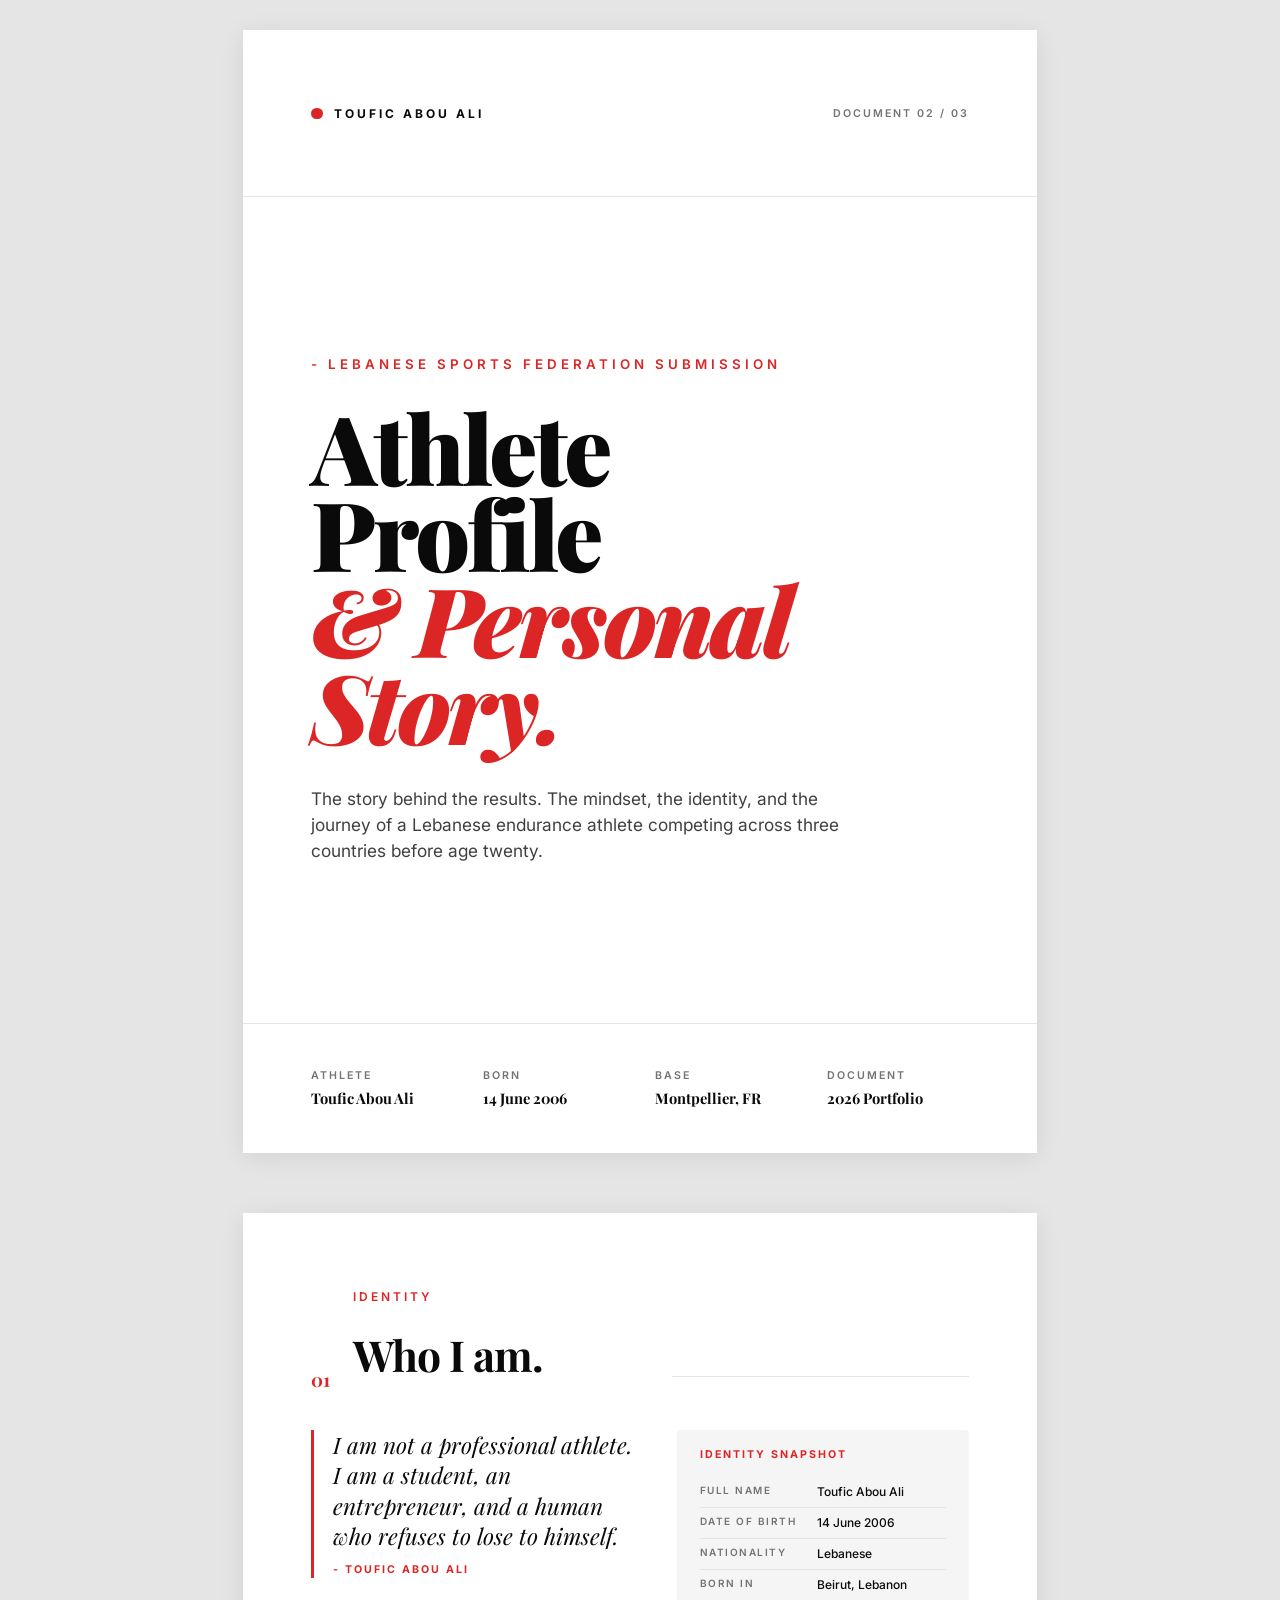
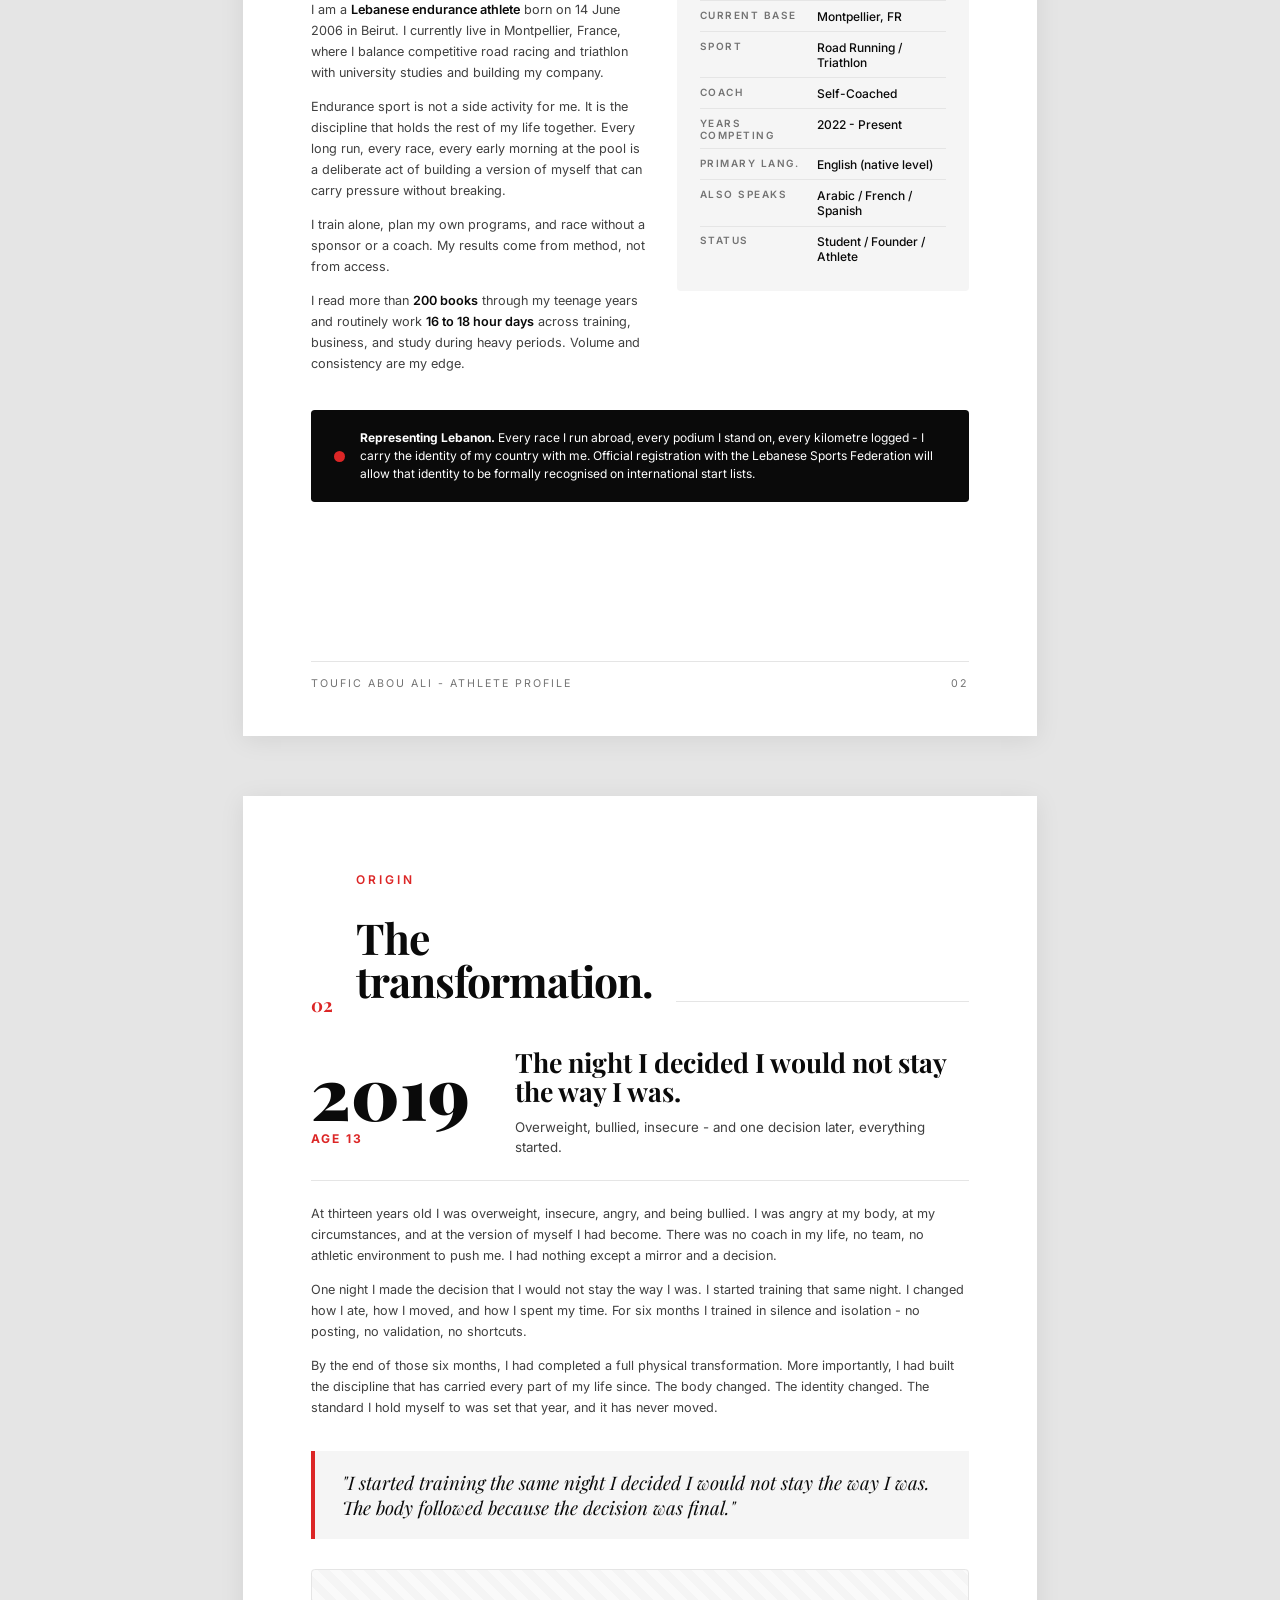
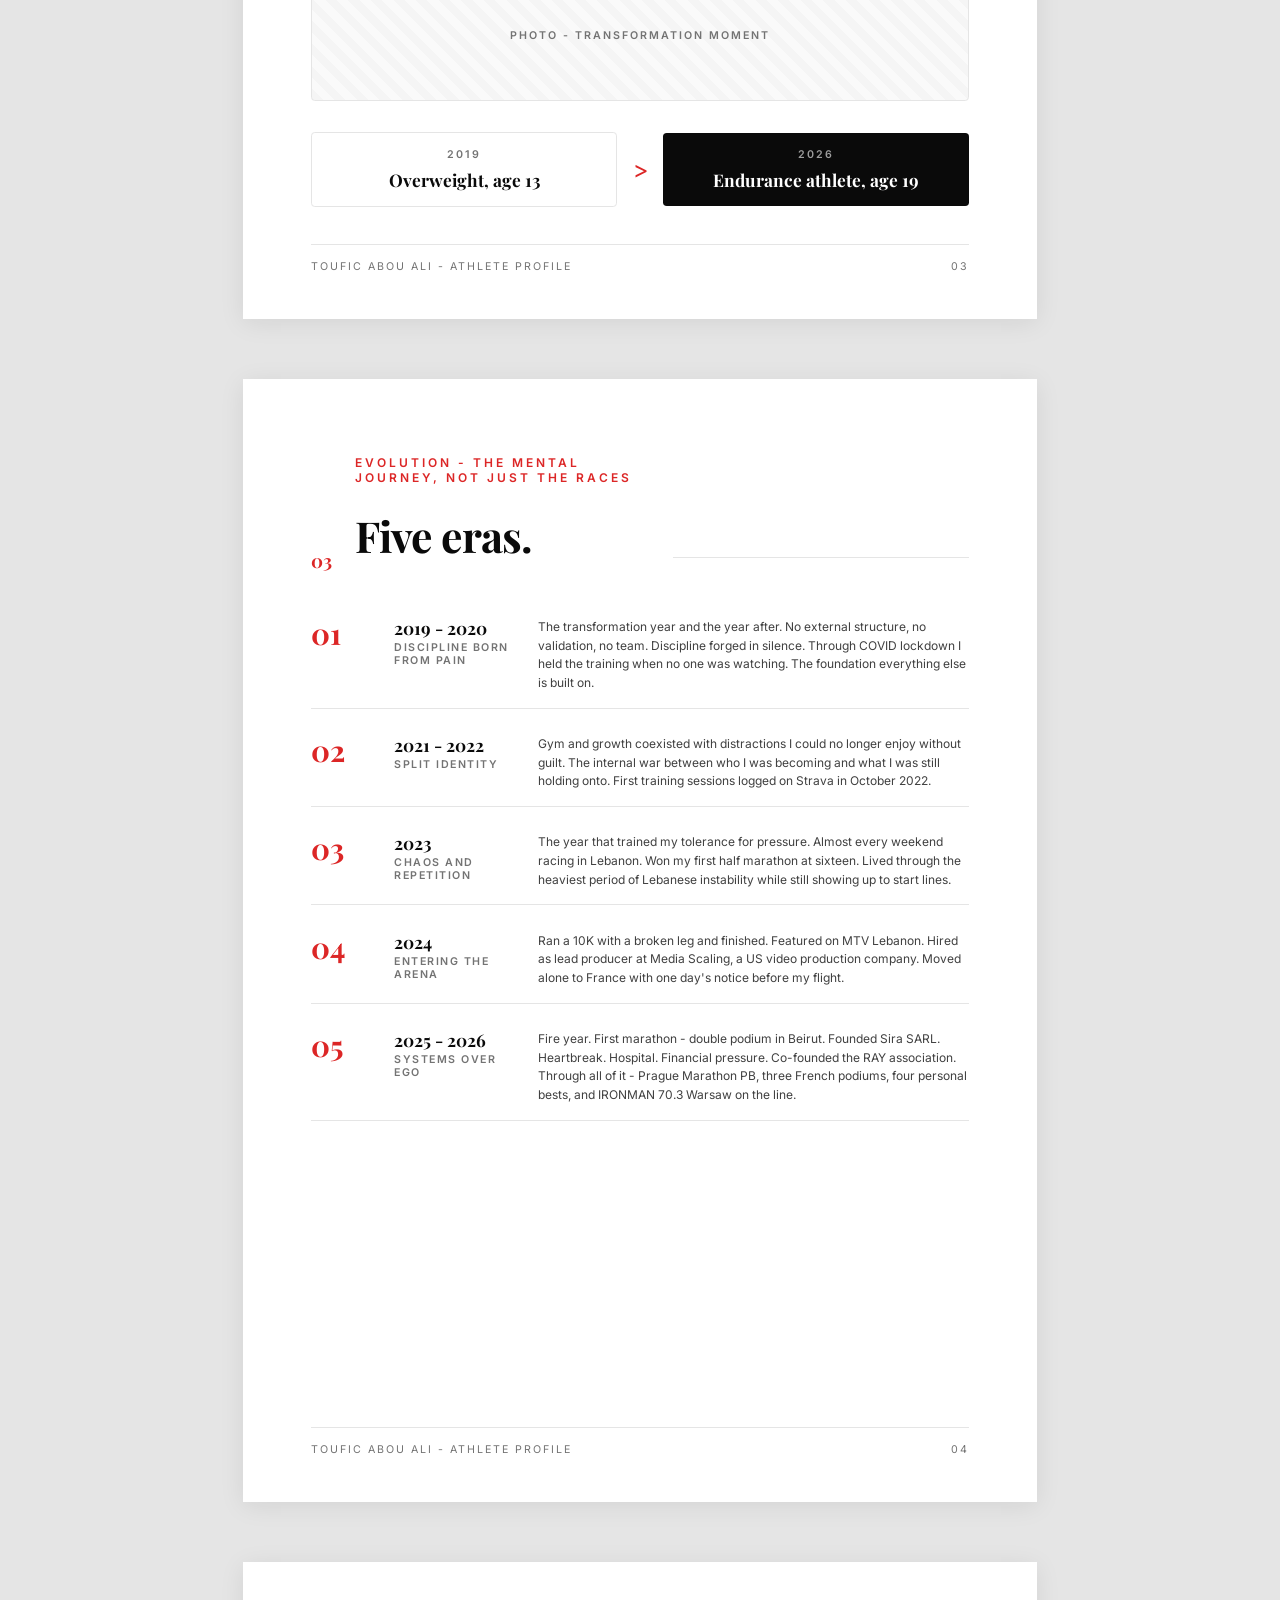
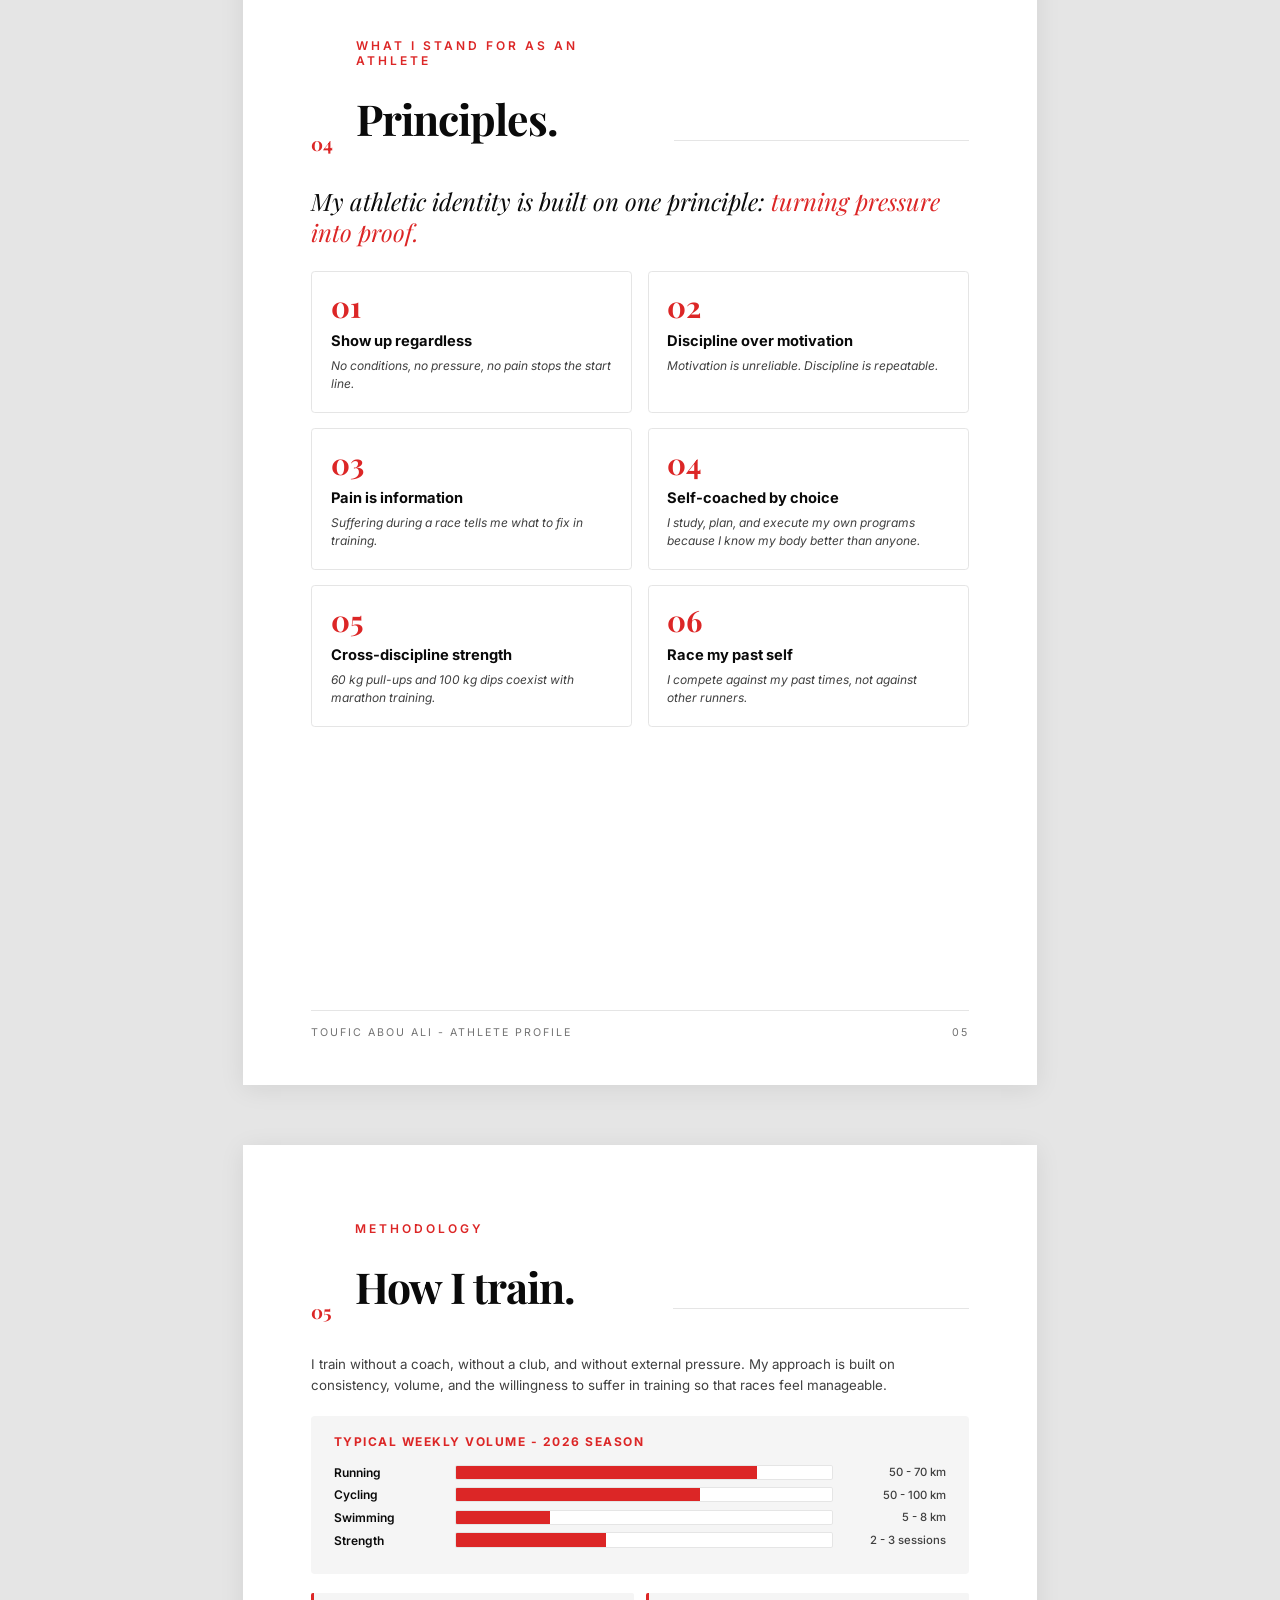
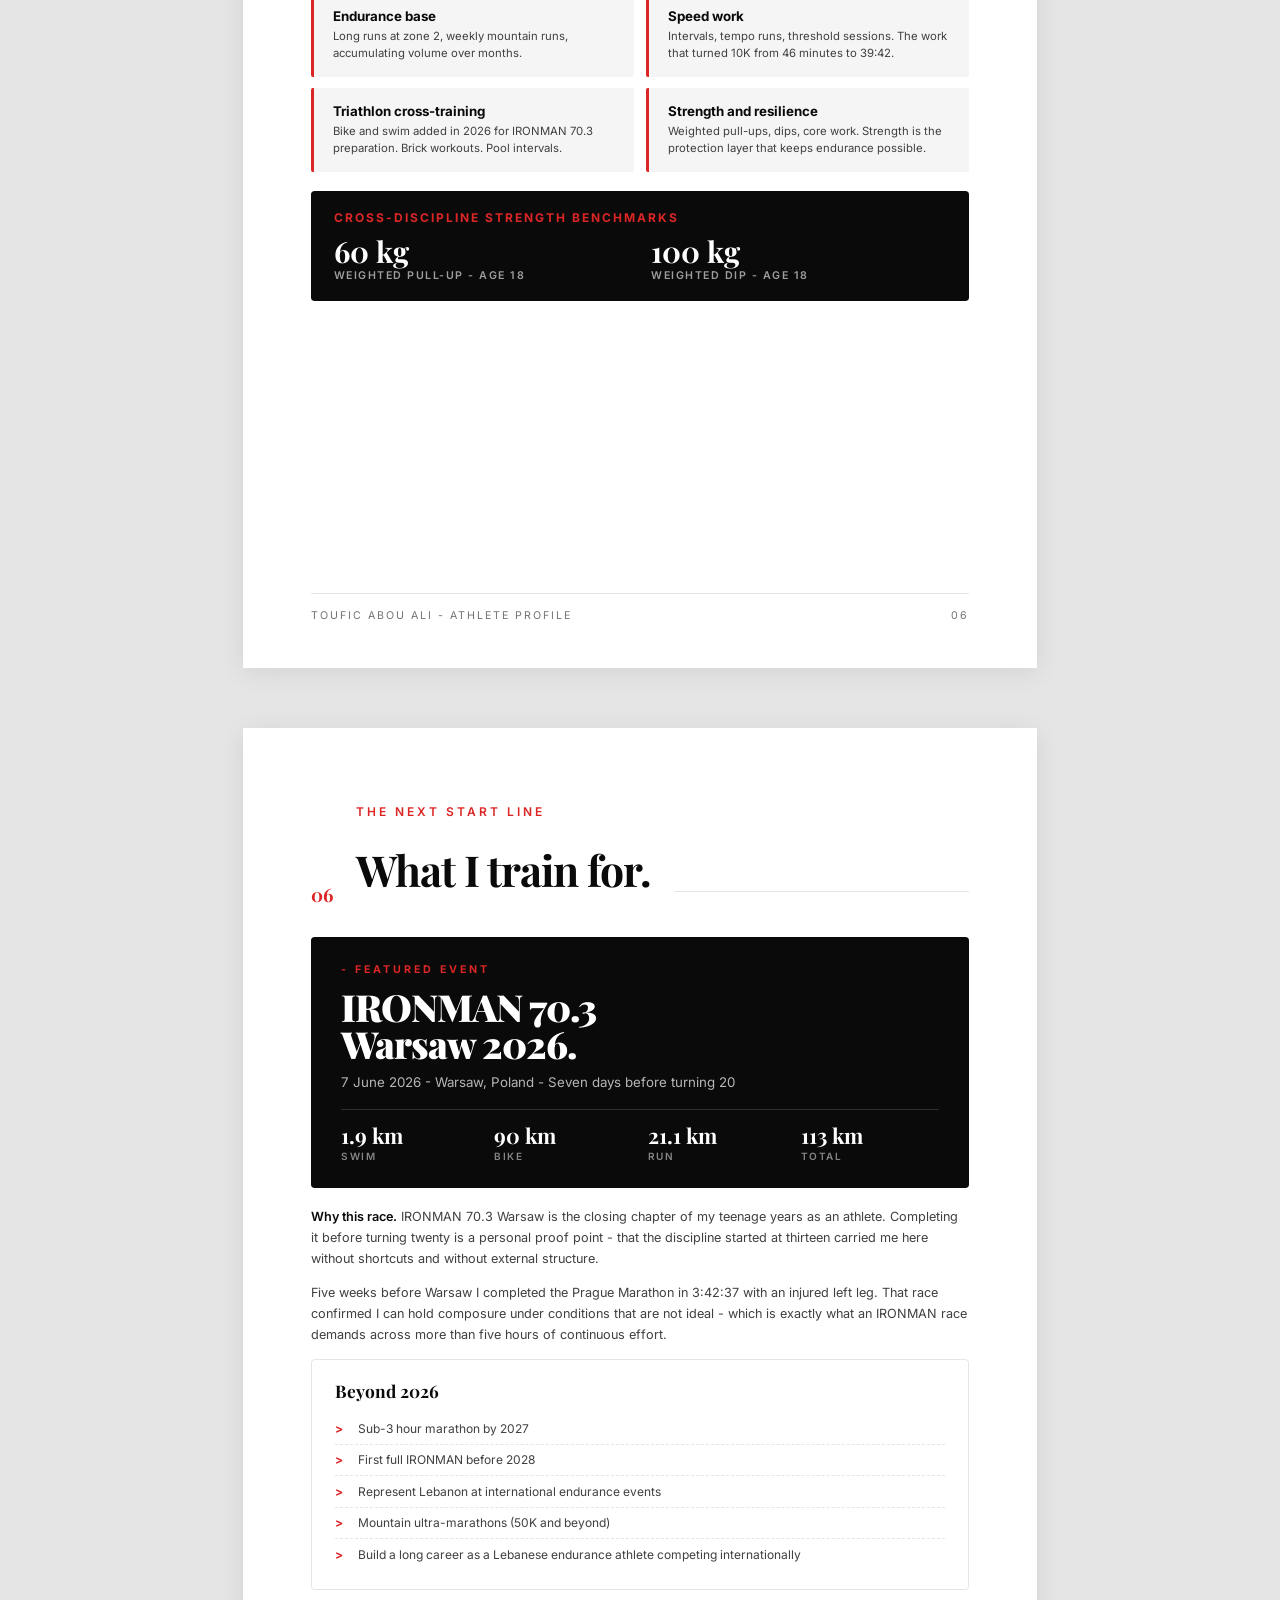
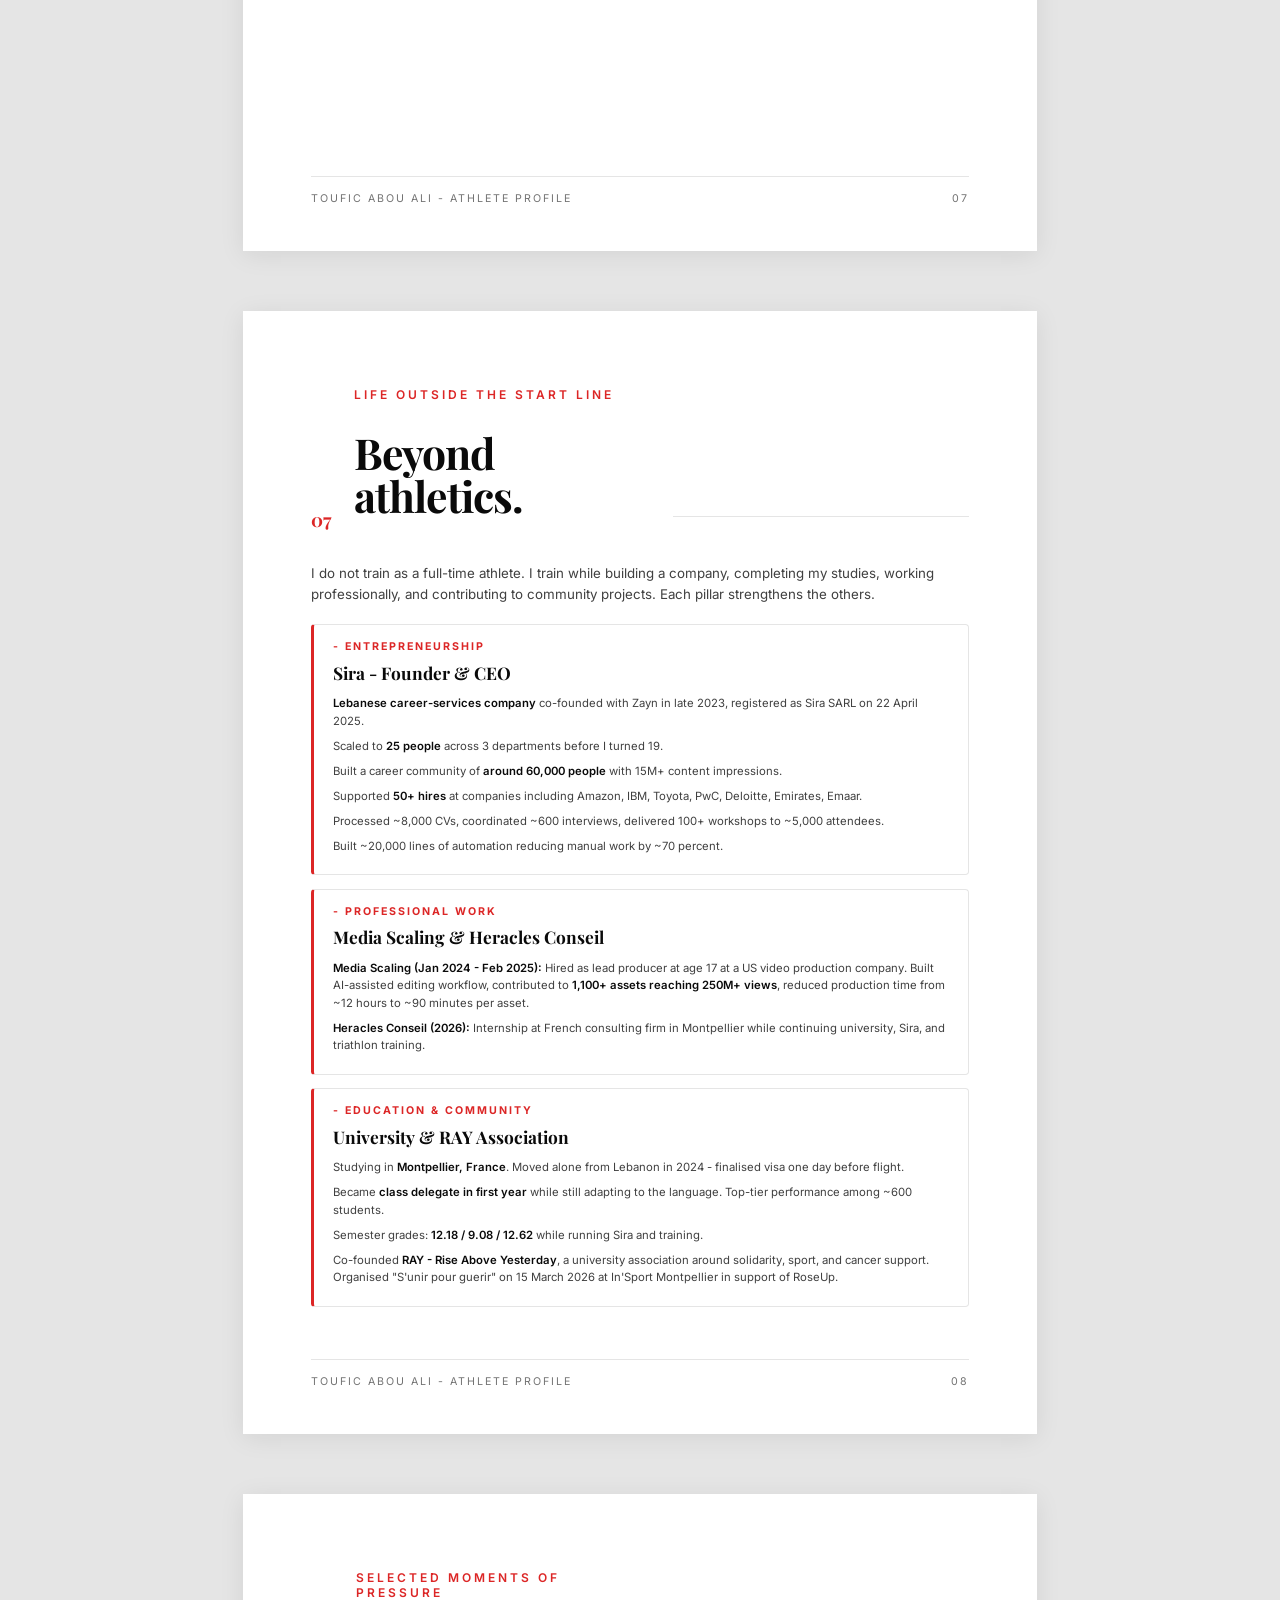
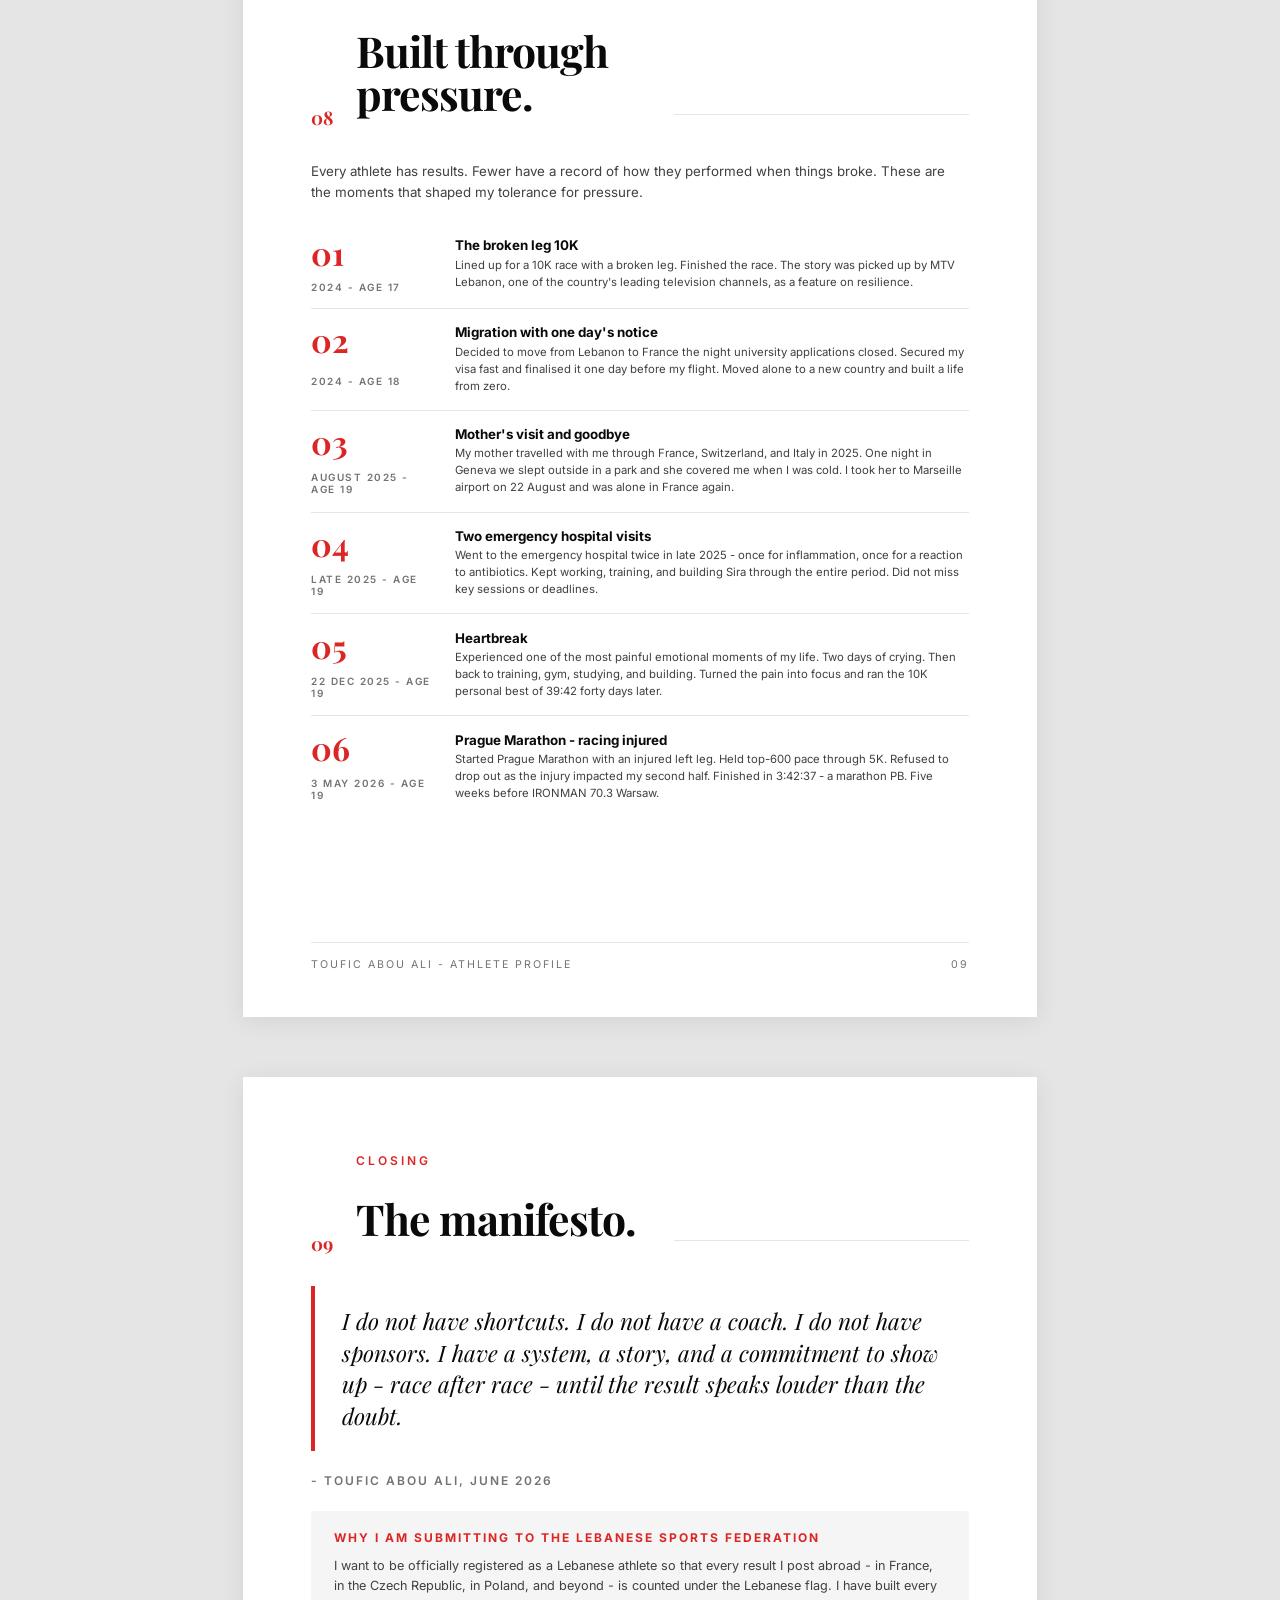
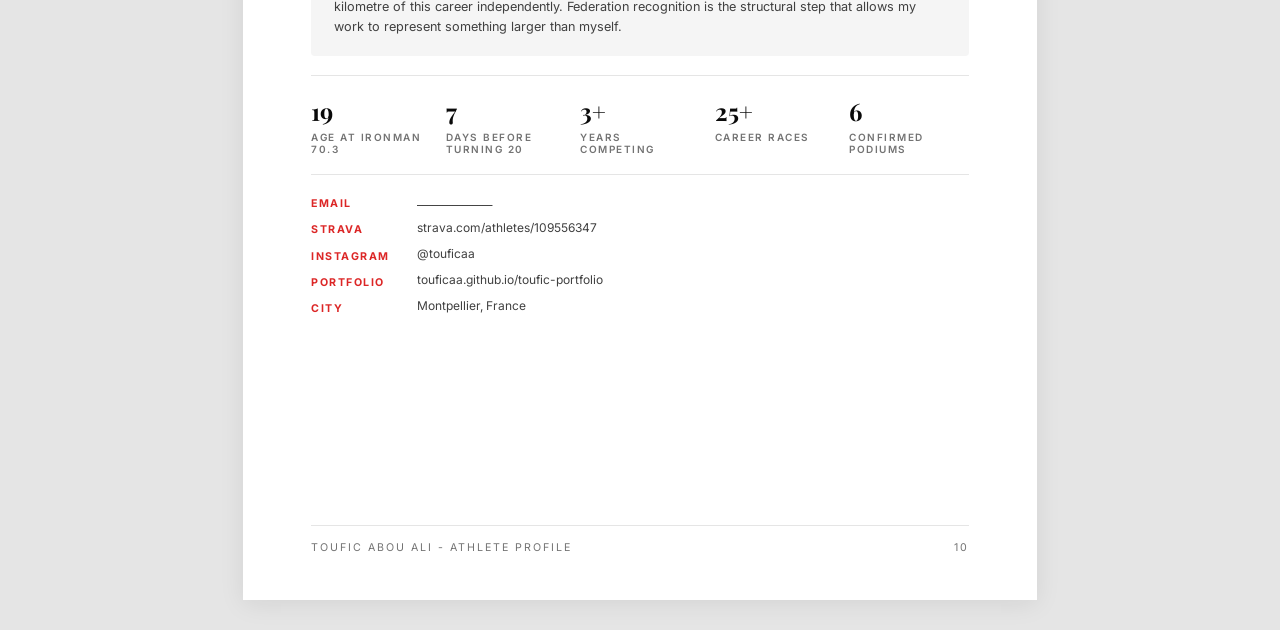
<file: pdf-sources/PDF2_Athlete_Profile.html>
﻿<!DOCTYPE html>
<html lang="en">
<head>
<meta charset="UTF-8">
<title>PDF 2 - Athlete Profile and Personal Story</title>
<link href="https://fonts.googleapis.com/css2?family=Inter:wght@400;500;600;700;800;900&family=Playfair+Display:wght@400;700;900&display=swap" rel="stylesheet">
<style>
* { margin: 0; padding: 0; box-sizing: border-box; }
@page { size: A4 portrait; margin: 0; }
:root {
  --black: #0A0A0A;
  --red: #DC2626;
  --grey-100: #F5F5F5;
  --grey-200: #E5E5E5;
  --grey-500: #737373;
  --grey-700: #404040;
}
html, body {
  background: #E5E5E5;
}
body {
  font-family: 'Inter', sans-serif;
  color: var(--black);
  -webkit-print-color-adjust: exact;
  print-color-adjust: exact;
  display: flex;
  flex-direction: column;
  align-items: center;
  padding: 0;
}
.page {
  width: 210mm;
  min-height: 297mm;
  height: 297mm;
  padding: 20mm 18mm;
  position: relative;
  page-break-after: always;
  background: #FFFFFF;
  display: flex;
  flex-direction: column;
  margin: 8mm 0;
  box-shadow: 0 4px 24px rgba(0,0,0,0.08);
}
.page:last-child { page-break-after: auto; }

@media print {
  html, body { background: #FFFFFF; padding: 0; margin: 0; }
  body { display: block; }
  .page { margin: 0; box-shadow: none; }
}

/* TYPOGRAPHY */
.h-section { font-family: 'Playfair Display', serif; font-weight: 700; font-size: 32pt; line-height: 1; letter-spacing: -1px; margin-bottom: 4mm; }
.h-sub { font-family: 'Inter', sans-serif; font-weight: 600; font-size: 9pt; letter-spacing: 3px; text-transform: uppercase; color: var(--red); margin-bottom: 8mm; }

/* SECTION HEADER */
.section-header { display: flex; align-items: flex-end; gap: 6mm; margin-bottom: 8mm; }
.section-num { font-family: 'Playfair Display', serif; font-size: 14pt; color: var(--red); font-weight: 700; }
.section-line { flex: 1; height: 1px; background: var(--grey-200); margin-bottom: 4mm; }

/* PAGE FOOTER */
.page-footer {
  position: absolute;
  bottom: 12mm;
  left: 18mm;
  right: 18mm;
  display: flex;
  justify-content: space-between;
  font-size: 8pt;
  letter-spacing: 2px;
  color: var(--grey-500);
  text-transform: uppercase;
  padding-top: 4mm;
  border-top: 1px solid var(--grey-200);
}

/* ===== COVER ===== */
.cover { padding: 0; }
.cover-top {
  padding: 20mm 18mm;
  border-bottom: 1px solid var(--grey-200);
  display: flex;
  justify-content: space-between;
  align-items: center;
}
.cover-mark {
  display: flex;
  align-items: center;
  gap: 3mm;
  font-size: 9pt;
  letter-spacing: 3px;
  font-weight: 700;
}
.cover-mark::before {
  content: '';
  width: 3mm;
  height: 3mm;
  background: var(--red);
  border-radius: 50%;
}
.cover-doc-num {
  font-size: 8pt;
  letter-spacing: 2px;
  color: var(--grey-500);
  text-transform: uppercase;
  font-weight: 600;
}
.cover-main {
  flex: 1;
  padding: 25mm 18mm;
  display: flex;
  flex-direction: column;
  justify-content: center;
}
.cover-eyebrow {
  font-size: 10pt;
  letter-spacing: 4px;
  color: var(--red);
  text-transform: uppercase;
  font-weight: 600;
  margin-bottom: 8mm;
}
.cover-title {
  font-family: 'Playfair Display', serif;
  font-size: 72pt;
  font-weight: 900;
  line-height: 0.9;
  letter-spacing: -3px;
  margin-bottom: 10mm;
}
.cover-title em { color: var(--red); font-style: italic; }
.cover-subtitle {
  font-size: 13pt;
  color: var(--grey-700);
  line-height: 1.5;
  max-width: 150mm;
}
.cover-bottom {
  padding: 12mm 18mm;
  border-top: 1px solid var(--grey-200);
  display: grid;
  grid-template-columns: repeat(4, 1fr);
  gap: 8mm;
}
.cover-stat-label {
  font-size: 8pt;
  letter-spacing: 2px;
  color: var(--grey-500);
  text-transform: uppercase;
  font-weight: 600;
  margin-bottom: 2mm;
}
.cover-stat-value {
  font-family: 'Playfair Display', serif;
  font-size: 11pt;
  font-weight: 700;
  line-height: 1.2;
}

/* ===== WHO I AM ===== */
.who-grid {
  display: grid;
  grid-template-columns: 1.15fr 1fr;
  gap: 8mm;
  margin-top: 2mm;
}
.who-quote {
  font-family: 'Playfair Display', serif;
  font-size: 17pt;
  line-height: 1.35;
  font-style: italic;
  margin-bottom: 6mm;
  border-left: 3px solid var(--red);
  padding-left: 5mm;
}
.who-quote-attr {
  font-family: 'Inter', sans-serif;
  font-size: 8pt;
  letter-spacing: 2px;
  color: var(--red);
  text-transform: uppercase;
  font-weight: 700;
  font-style: normal;
  margin-top: 3mm;
}
.who-paragraph {
  font-size: 9.5pt;
  line-height: 1.65;
  color: var(--grey-700);
  margin-bottom: 3.5mm;
}
.who-paragraph strong { color: var(--black); font-weight: 600; }
.identity-block {
  background: var(--grey-100);
  padding: 5mm 6mm;
  border-radius: 1mm;
}
.identity-title {
  font-size: 8pt;
  letter-spacing: 2px;
  color: var(--red);
  text-transform: uppercase;
  font-weight: 700;
  margin-bottom: 4mm;
}
.identity-row {
  display: grid;
  grid-template-columns: 28mm 1fr;
  gap: 3mm;
  padding: 2mm 0;
  border-bottom: 1px solid var(--grey-200);
}
.identity-row:last-child { border-bottom: none; }
.id-key {
  font-size: 7.5pt;
  letter-spacing: 1.5px;
  color: var(--grey-500);
  text-transform: uppercase;
  font-weight: 600;
}
.id-val {
  font-size: 9pt;
  font-weight: 500;
  color: var(--black);
}
.lebanese-strip {
  margin-top: 6mm;
  background: var(--black);
  color: #FFFFFF;
  padding: 5mm 6mm;
  border-radius: 1mm;
  display: flex;
  align-items: center;
  gap: 4mm;
}
.lebanese-strip::before {
  content: '';
  width: 3mm;
  height: 3mm;
  background: var(--red);
  border-radius: 50%;
  flex-shrink: 0;
}
.lebanese-strip-text {
  font-size: 9pt;
  line-height: 1.5;
}

/* ===== TRANSFORMATION ===== */
.transform-hero {
  display: grid;
  grid-template-columns: 48mm 1fr;
  gap: 6mm;
  align-items: center;
  margin-bottom: 6mm;
  padding-bottom: 6mm;
  border-bottom: 1px solid var(--grey-200);
}
.transform-year {
  font-family: 'Playfair Display', serif;
  font-size: 54pt;
  font-weight: 900;
  line-height: 0.9;
}
.transform-age {
  font-size: 9pt;
  letter-spacing: 2px;
  color: var(--red);
  text-transform: uppercase;
  font-weight: 700;
  margin-top: 2mm;
}
.transform-title {
  font-family: 'Playfair Display', serif;
  font-size: 20pt;
  font-weight: 700;
  line-height: 1.1;
  margin-bottom: 3mm;
}
.transform-lead {
  font-size: 10pt;
  line-height: 1.5;
  color: var(--grey-700);
}
.transform-body p {
  font-size: 9.5pt;
  line-height: 1.65;
  color: var(--grey-700);
  margin-bottom: 3.5mm;
}
.pull-quote {
  margin: 5mm 0;
  padding: 5mm 5mm 5mm 7mm;
  border-left: 4px solid var(--red);
  background: var(--grey-100);
  font-family: 'Playfair Display', serif;
  font-size: 14pt;
  font-style: italic;
  line-height: 1.35;
}
.before-after {
  margin-top: 5mm;
  display: grid;
  grid-template-columns: 1fr auto 1fr;
  gap: 4mm;
  align-items: center;
}
.ba-card {
  padding: 4mm 5mm;
  border: 1px solid var(--grey-200);
  border-radius: 1mm;
  text-align: center;
}
.ba-card-final {
  background: var(--black);
  color: #FFFFFF;
  border: none;
}
.ba-label {
  font-size: 8pt;
  letter-spacing: 2px;
  color: var(--grey-500);
  text-transform: uppercase;
  font-weight: 600;
  margin-bottom: 2mm;
}
.ba-card-final .ba-label { color: rgba(255,255,255,0.6); }
.ba-status {
  font-family: 'Playfair Display', serif;
  font-size: 13pt;
  font-weight: 700;
}
.ba-arrow {
  font-size: 18pt;
  color: var(--red);
}

/* ===== ERAS ===== */
.era-list {
  display: grid;
  gap: 3mm;
}
.era-card {
  display: grid;
  grid-template-columns: 16mm 32mm 1fr;
  gap: 6mm;
  padding: 4mm 0;
  border-bottom: 1px solid var(--grey-200);
  align-items: start;
}
.era-num {
  font-family: 'Playfair Display', serif;
  font-size: 22pt;
  font-weight: 700;
  color: var(--red);
  line-height: 1;
}
.era-year {
  font-family: 'Playfair Display', serif;
  font-size: 13pt;
  font-weight: 700;
  line-height: 1.1;
}
.era-theme {
  font-size: 8pt;
  letter-spacing: 1.5px;
  color: var(--grey-500);
  text-transform: uppercase;
  font-weight: 600;
  margin-top: 1mm;
}
.era-text {
  font-size: 9pt;
  line-height: 1.55;
  color: var(--grey-700);
}

/* ===== PRINCIPLES ===== */
.principles-lead {
  font-family: 'Playfair Display', serif;
  font-size: 18pt;
  line-height: 1.3;
  margin-bottom: 6mm;
  font-style: italic;
}
.principles-lead em { color: var(--red); }
.principles-grid {
  display: grid;
  grid-template-columns: 1fr 1fr;
  gap: 4mm;
}
.principle-card {
  padding: 5mm;
  border: 1px solid var(--grey-200);
  border-radius: 1mm;
}
.principle-num {
  font-family: 'Playfair Display', serif;
  font-size: 22pt;
  font-weight: 700;
  color: var(--red);
  line-height: 1;
  margin-bottom: 3mm;
}
.principle-title {
  font-size: 11pt;
  font-weight: 700;
  margin-bottom: 2mm;
}
.principle-desc {
  font-size: 9pt;
  line-height: 1.5;
  color: var(--grey-700);
  font-style: italic;
}

/* ===== TRAINING ===== */
.training-lead {
  font-size: 10pt;
  line-height: 1.6;
  color: var(--grey-700);
  margin-bottom: 5mm;
}
.volume-block {
  background: var(--grey-100);
  padding: 5mm 6mm;
  border-radius: 1mm;
  margin-bottom: 5mm;
}
.volume-title {
  font-size: 9pt;
  letter-spacing: 1.5px;
  color: var(--red);
  text-transform: uppercase;
  font-weight: 700;
  margin-bottom: 4mm;
}
.volume-row {
  display: grid;
  grid-template-columns: 28mm 1fr 26mm;
  gap: 4mm;
  align-items: center;
  margin-bottom: 2mm;
}
.volume-label {
  font-size: 9pt;
  font-weight: 600;
}
.volume-bar-track {
  height: 4mm;
  background: #FFFFFF;
  border-radius: 0.5mm;
  overflow: hidden;
  border: 1px solid var(--grey-200);
}
.volume-bar-fill {
  height: 100%;
  background: var(--red);
}
.volume-value {
  font-size: 8.5pt;
  color: var(--grey-700);
  text-align: right;
  font-weight: 500;
}
.pillars-grid {
  display: grid;
  grid-template-columns: 1fr 1fr;
  gap: 3mm;
  margin-bottom: 5mm;
}
.pillar-card {
  padding: 4mm 5mm;
  border-left: 3px solid var(--red);
  background: var(--grey-100);
  border-radius: 0.5mm;
}
.pillar-title {
  font-size: 10pt;
  font-weight: 700;
  margin-bottom: 1mm;
}
.pillar-desc {
  font-size: 8.5pt;
  color: var(--grey-700);
  line-height: 1.5;
}
.strength-strip {
  padding: 5mm 6mm;
  background: var(--black);
  color: #FFFFFF;
  border-radius: 1mm;
}
.strength-strip-title {
  font-size: 9pt;
  letter-spacing: 2px;
  color: var(--red);
  text-transform: uppercase;
  font-weight: 700;
  margin-bottom: 3mm;
}
.strength-grid {
  display: grid;
  grid-template-columns: 1fr 1fr;
  gap: 6mm;
}
.strength-num {
  font-family: 'Playfair Display', serif;
  font-size: 22pt;
  font-weight: 700;
  line-height: 1;
}
.strength-label {
  font-size: 8pt;
  letter-spacing: 1.5px;
  color: rgba(255,255,255,0.6);
  text-transform: uppercase;
  font-weight: 600;
  margin-top: 1mm;
}

/* ===== IRONMAN ===== */
.ironman-card {
  background: var(--black);
  color: #FFFFFF;
  padding: 7mm 8mm;
  border-radius: 1mm;
  margin-bottom: 5mm;
}
.ironman-tag {
  font-size: 8pt;
  letter-spacing: 3px;
  color: var(--red);
  text-transform: uppercase;
  font-weight: 700;
  margin-bottom: 3mm;
}
.ironman-name {
  font-family: 'Playfair Display', serif;
  font-size: 28pt;
  font-weight: 900;
  line-height: 1;
  letter-spacing: -1px;
  margin-bottom: 3mm;
}
.ironman-meta {
  font-size: 10pt;
  color: rgba(255,255,255,0.7);
  margin-bottom: 5mm;
}
.ironman-distances {
  display: grid;
  grid-template-columns: repeat(4, 1fr);
  gap: 4mm;
  padding-top: 4mm;
  border-top: 1px solid rgba(255,255,255,0.15);
}
.ironman-dist-val {
  font-family: 'Playfair Display', serif;
  font-size: 16pt;
  font-weight: 700;
  line-height: 1;
}
.ironman-dist-label {
  font-size: 7.5pt;
  letter-spacing: 1.5px;
  color: rgba(255,255,255,0.5);
  text-transform: uppercase;
  font-weight: 600;
  margin-top: 1mm;
}
.future-goals {
  padding: 5mm 6mm;
  border: 1px solid var(--grey-200);
  border-radius: 1mm;
}
.future-title {
  font-family: 'Playfair Display', serif;
  font-size: 13pt;
  font-weight: 700;
  margin-bottom: 3mm;
}
.future-list {
  list-style: none;
}
.future-list li {
  font-size: 9pt;
  line-height: 1.6;
  color: var(--grey-700);
  padding: 1.5mm 0;
  border-bottom: 1px dashed var(--grey-200);
  display: flex;
  gap: 4mm;
}
.future-list li::before {
  content: '>';
  color: var(--red);
  font-weight: 700;
}
.future-list li:last-child { border-bottom: none; }

/* ===== BEYOND ATHLETICS ===== */
.beyond-pillars {
  display: grid;
  gap: 3.5mm;
  margin-bottom: 5mm;
}
.beyond-card {
  padding: 4mm 5mm;
  border: 1px solid var(--grey-200);
  border-left: 3px solid var(--red);
  border-radius: 1mm;
}
.beyond-tag {
  font-size: 8pt;
  letter-spacing: 2px;
  color: var(--red);
  text-transform: uppercase;
  font-weight: 700;
  margin-bottom: 2mm;
}
.beyond-title {
  font-family: 'Playfair Display', serif;
  font-size: 13pt;
  font-weight: 700;
  margin-bottom: 2mm;
}
.beyond-list {
  list-style: none;
}
.beyond-list li {
  font-size: 8.5pt;
  line-height: 1.55;
  color: var(--grey-700);
  padding: 1mm 0;
}
.beyond-list li strong { color: var(--black); font-weight: 600; }

/* ===== RESILIENCE ===== */
.resilience-list {
  display: grid;
  gap: 0;
}
.resilience-row {
  display: grid;
  grid-template-columns: 32mm 1fr;
  gap: 6mm;
  padding: 4mm 0;
  border-bottom: 1px solid var(--grey-200);
}
.resilience-row:last-child { border-bottom: none; }
.res-num {
  display: flex;
  align-items: baseline;
  gap: 3mm;
  flex-wrap: wrap;
}
.res-num-big {
  font-family: 'Playfair Display', serif;
  font-size: 24pt;
  font-weight: 700;
  color: var(--red);
  line-height: 1;
}
.res-num-year {
  font-size: 7.5pt;
  letter-spacing: 1.5px;
  color: var(--grey-500);
  text-transform: uppercase;
  font-weight: 600;
  width: 100%;
}
.res-title {
  font-size: 10pt;
  font-weight: 700;
  margin-bottom: 1mm;
}
.res-text {
  font-size: 8.5pt;
  line-height: 1.5;
  color: var(--grey-700);
}

/* ===== CLOSING ===== */
.manifesto {
  font-family: 'Playfair Display', serif;
  font-size: 17pt;
  line-height: 1.4;
  font-style: italic;
  padding: 5mm 0 5mm 7mm;
  border-left: 4px solid var(--red);
  margin-bottom: 6mm;
}
.signature {
  font-size: 9pt;
  letter-spacing: 2px;
  color: var(--grey-500);
  text-transform: uppercase;
  font-weight: 600;
  margin-bottom: 6mm;
}
.why-block {
  background: var(--grey-100);
  padding: 5mm 6mm;
  border-radius: 1mm;
  margin-bottom: 5mm;
}
.why-title {
  font-size: 9pt;
  letter-spacing: 2px;
  color: var(--red);
  text-transform: uppercase;
  font-weight: 700;
  margin-bottom: 3mm;
}
.why-text {
  font-size: 9.5pt;
  line-height: 1.6;
  color: var(--grey-700);
}
.closing-grid {
  display: grid;
  grid-template-columns: repeat(5, 1fr);
  gap: 4mm;
  padding: 5mm 0;
  border-top: 1px solid var(--grey-200);
  border-bottom: 1px solid var(--grey-200);
  margin-bottom: 5mm;
}
.cg-num {
  font-family: 'Playfair Display', serif;
  font-size: 18pt;
  font-weight: 700;
  color: var(--black);
}
.cg-label {
  font-size: 7.5pt;
  letter-spacing: 1.5px;
  color: var(--grey-500);
  text-transform: uppercase;
  font-weight: 600;
  margin-top: 1mm;
}
.contact-block {
  display: grid;
  gap: 2.5mm;
}
.contact-line {
  display: grid;
  grid-template-columns: 24mm 1fr;
  gap: 4mm;
  font-size: 9pt;
}
.contact-key {
  font-size: 8pt;
  letter-spacing: 1.5px;
  color: var(--red);
  text-transform: uppercase;
  font-weight: 700;
  padding-top: 1mm;
}
.contact-val {
  color: var(--grey-700);
}

/* PHOTO PLACEHOLDERS */
.photo-block {
  background: repeating-linear-gradient(45deg, var(--grey-100), var(--grey-100) 8px, #FAFAFA 8px, #FAFAFA 16px);
  border: 1px solid var(--grey-200);
  border-radius: 1mm;
  display: flex;
  align-items: center;
  justify-content: center;
  text-align: center;
  font-size: 8pt;
  letter-spacing: 2px;
  color: var(--grey-500);
  text-transform: uppercase;
  font-weight: 600;
}
.photo-wide {
  height: 35mm;
  margin: 3mm 0;
}
</style>
</head>
<body>

<!-- PAGE 1 - COVER -->
<div class="page cover">
  <div class="cover-top">
    <div class="cover-mark">TOUFIC ABOU ALI</div>
    <div class="cover-doc-num">Document 02 / 03</div>
  </div>
  <div class="cover-main">
    <div class="cover-eyebrow">- Lebanese Sports Federation Submission</div>
    <div class="cover-title">
      Athlete<br>
      Profile<br>
      <em>& Personal Story.</em>
    </div>
    <div class="cover-subtitle">
      The story behind the results. The mindset, the identity, and the journey of a Lebanese endurance athlete competing across three countries before age twenty.
    </div>
  </div>
  <div class="cover-bottom">
    <div>
      <div class="cover-stat-label">Athlete</div>
      <div class="cover-stat-value">Toufic Abou Ali</div>
    </div>
    <div>
      <div class="cover-stat-label">Born</div>
      <div class="cover-stat-value">14 June 2006</div>
    </div>
    <div>
      <div class="cover-stat-label">Base</div>
      <div class="cover-stat-value">Montpellier, FR</div>
    </div>
    <div>
      <div class="cover-stat-label">Document</div>
      <div class="cover-stat-value">2026 Portfolio</div>
    </div>
  </div>
</div>

<!-- PAGE 2 - WHO I AM -->
<div class="page">
  <div class="section-header">
    <div class="section-num">01</div>
    <div style="flex:1;">
      <div class="h-sub">Identity</div>
      <div class="h-section">Who I am.</div>
    </div>
    <div class="section-line"></div>
  </div>

  <div class="who-grid">
    <div>
      <div class="who-quote">
        I am not a professional athlete. I am a student, an entrepreneur, and a human who refuses to lose to himself.
        <div class="who-quote-attr">- Toufic Abou Ali</div>
      </div>

      <p class="who-paragraph">
        I am a <strong>Lebanese endurance athlete</strong> born on 14 June 2006 in Beirut. I currently live in Montpellier, France, where I balance competitive road racing and triathlon with university studies and building my company.
      </p>

      <p class="who-paragraph">
        Endurance sport is not a side activity for me. It is the discipline that holds the rest of my life together. Every long run, every race, every early morning at the pool is a deliberate act of building a version of myself that can carry pressure without breaking.
      </p>

      <p class="who-paragraph">
        I train alone, plan my own programs, and race without a sponsor or a coach. My results come from method, not from access.
      </p>

      <p class="who-paragraph">
        I read more than <strong>200 books</strong> through my teenage years and routinely work <strong>16 to 18 hour days</strong> across training, business, and study during heavy periods. Volume and consistency are my edge.
      </p>
    </div>

    <div>
      <div class="identity-block">
        <div class="identity-title">Identity Snapshot</div>
        <div class="identity-row"><div class="id-key">Full Name</div><div class="id-val">Toufic Abou Ali</div></div>
        <div class="identity-row"><div class="id-key">Date of Birth</div><div class="id-val">14 June 2006</div></div>
        <div class="identity-row"><div class="id-key">Nationality</div><div class="id-val">Lebanese</div></div>
        <div class="identity-row"><div class="id-key">Born In</div><div class="id-val">Beirut, Lebanon</div></div>
        <div class="identity-row"><div class="id-key">Current Base</div><div class="id-val">Montpellier, FR</div></div>
        <div class="identity-row"><div class="id-key">Sport</div><div class="id-val">Road Running / Triathlon</div></div>
        <div class="identity-row"><div class="id-key">Coach</div><div class="id-val">Self-Coached</div></div>
        <div class="identity-row"><div class="id-key">Years Competing</div><div class="id-val">2022 - Present</div></div>
        <div class="identity-row"><div class="id-key">Primary Lang.</div><div class="id-val">English (native level)</div></div>
        <div class="identity-row"><div class="id-key">Also Speaks</div><div class="id-val">Arabic / French / Spanish</div></div>
        <div class="identity-row"><div class="id-key">Status</div><div class="id-val">Student / Founder / Athlete</div></div>
      </div>
    </div>
  </div>

  <div class="lebanese-strip">
    <div class="lebanese-strip-text">
      <strong style="color:#FFFFFF; font-weight:700;">Representing Lebanon.</strong> Every race I run abroad, every podium I stand on, every kilometre logged - I carry the identity of my country with me. Official registration with the Lebanese Sports Federation will allow that identity to be formally recognised on international start lists.
    </div>
  </div>

  <div class="page-footer">
    <span>Toufic Abou Ali - Athlete Profile</span>
    <span>02</span>
  </div>
</div>

<!-- PAGE 3 - TRANSFORMATION -->
<div class="page">
  <div class="section-header">
    <div class="section-num">02</div>
    <div style="flex:1;">
      <div class="h-sub">Origin</div>
      <div class="h-section">The transformation.</div>
    </div>
    <div class="section-line"></div>
  </div>

  <div class="transform-hero">
    <div>
      <div class="transform-year">2019</div>
      <div class="transform-age">Age 13</div>
    </div>
    <div>
      <div class="transform-title">The night I decided I would not stay the way I was.</div>
      <div class="transform-lead">Overweight, bullied, insecure - and one decision later, everything started.</div>
    </div>
  </div>

  <div class="transform-body">
    <p>At thirteen years old I was overweight, insecure, angry, and being bullied. I was angry at my body, at my circumstances, and at the version of myself I had become. There was no coach in my life, no team, no athletic environment to push me. I had nothing except a mirror and a decision.</p>

    <p>One night I made the decision that I would not stay the way I was. I started training that same night. I changed how I ate, how I moved, and how I spent my time. For six months I trained in silence and isolation - no posting, no validation, no shortcuts.</p>

    <p>By the end of those six months, I had completed a full physical transformation. More importantly, I had built the discipline that has carried every part of my life since. The body changed. The identity changed. The standard I hold myself to was set that year, and it has never moved.</p>
  </div>

  <div class="pull-quote">
    "I started training the same night I decided I would not stay the way I was. The body followed because the decision was final."
  </div>

  <div class="photo-block photo-wide">Photo - Transformation moment</div>

  <div class="before-after">
    <div class="ba-card">
      <div class="ba-label">2019</div>
      <div class="ba-status">Overweight, age 13</div>
    </div>
    <div class="ba-arrow">></div>
    <div class="ba-card ba-card-final">
      <div class="ba-label">2026</div>
      <div class="ba-status">Endurance athlete, age 19</div>
    </div>
  </div>

  <div class="page-footer">
    <span>Toufic Abou Ali - Athlete Profile</span>
    <span>03</span>
  </div>
</div>

<!-- PAGE 4 - JOURNEY ERAS -->
<div class="page">
  <div class="section-header">
    <div class="section-num">03</div>
    <div style="flex:1;">
      <div class="h-sub">Evolution - The mental journey, not just the races</div>
      <div class="h-section">Five eras.</div>
    </div>
    <div class="section-line"></div>
  </div>

  <div class="era-list">
    <div class="era-card">
      <div class="era-num">01</div>
      <div>
        <div class="era-year">2019 - 2020</div>
        <div class="era-theme">Discipline born from pain</div>
      </div>
      <div class="era-text">The transformation year and the year after. No external structure, no validation, no team. Discipline forged in silence. Through COVID lockdown I held the training when no one was watching. The foundation everything else is built on.</div>
    </div>

    <div class="era-card">
      <div class="era-num">02</div>
      <div>
        <div class="era-year">2021 - 2022</div>
        <div class="era-theme">Split identity</div>
      </div>
      <div class="era-text">Gym and growth coexisted with distractions I could no longer enjoy without guilt. The internal war between who I was becoming and what I was still holding onto. First training sessions logged on Strava in October 2022.</div>
    </div>

    <div class="era-card">
      <div class="era-num">03</div>
      <div>
        <div class="era-year">2023</div>
        <div class="era-theme">Chaos and repetition</div>
      </div>
      <div class="era-text">The year that trained my tolerance for pressure. Almost every weekend racing in Lebanon. Won my first half marathon at sixteen. Lived through the heaviest period of Lebanese instability while still showing up to start lines.</div>
    </div>

    <div class="era-card">
      <div class="era-num">04</div>
      <div>
        <div class="era-year">2024</div>
        <div class="era-theme">Entering the arena</div>
      </div>
      <div class="era-text">Ran a 10K with a broken leg and finished. Featured on MTV Lebanon. Hired as lead producer at Media Scaling, a US video production company. Moved alone to France with one day's notice before my flight.</div>
    </div>

    <div class="era-card">
      <div class="era-num">05</div>
      <div>
        <div class="era-year">2025 - 2026</div>
        <div class="era-theme">Systems over ego</div>
      </div>
      <div class="era-text">Fire year. First marathon - double podium in Beirut. Founded Sira SARL. Heartbreak. Hospital. Financial pressure. Co-founded the RAY association. Through all of it - Prague Marathon PB, three French podiums, four personal bests, and IRONMAN 70.3 Warsaw on the line.</div>
    </div>
  </div>

  <div class="page-footer">
    <span>Toufic Abou Ali - Athlete Profile</span>
    <span>04</span>
  </div>
</div>

<!-- PAGE 5 - PRINCIPLES -->
<div class="page">
  <div class="section-header">
    <div class="section-num">04</div>
    <div style="flex:1;">
      <div class="h-sub">What I stand for as an athlete</div>
      <div class="h-section">Principles.</div>
    </div>
    <div class="section-line"></div>
  </div>

  <div class="principles-lead">
    My athletic identity is built on one principle: <em>turning pressure into proof.</em>
  </div>

  <div class="principles-grid">
    <div class="principle-card">
      <div class="principle-num">01</div>
      <div class="principle-title">Show up regardless</div>
      <div class="principle-desc">No conditions, no pressure, no pain stops the start line.</div>
    </div>
    <div class="principle-card">
      <div class="principle-num">02</div>
      <div class="principle-title">Discipline over motivation</div>
      <div class="principle-desc">Motivation is unreliable. Discipline is repeatable.</div>
    </div>
    <div class="principle-card">
      <div class="principle-num">03</div>
      <div class="principle-title">Pain is information</div>
      <div class="principle-desc">Suffering during a race tells me what to fix in training.</div>
    </div>
    <div class="principle-card">
      <div class="principle-num">04</div>
      <div class="principle-title">Self-coached by choice</div>
      <div class="principle-desc">I study, plan, and execute my own programs because I know my body better than anyone.</div>
    </div>
    <div class="principle-card">
      <div class="principle-num">05</div>
      <div class="principle-title">Cross-discipline strength</div>
      <div class="principle-desc">60 kg pull-ups and 100 kg dips coexist with marathon training.</div>
    </div>
    <div class="principle-card">
      <div class="principle-num">06</div>
      <div class="principle-title">Race my past self</div>
      <div class="principle-desc">I compete against my past times, not against other runners.</div>
    </div>
  </div>

  <div class="page-footer">
    <span>Toufic Abou Ali - Athlete Profile</span>
    <span>05</span>
  </div>
</div>

<!-- PAGE 6 - TRAINING -->
<div class="page">
  <div class="section-header">
    <div class="section-num">05</div>
    <div style="flex:1;">
      <div class="h-sub">Methodology</div>
      <div class="h-section">How I train.</div>
    </div>
    <div class="section-line"></div>
  </div>

  <div class="training-lead">
    I train without a coach, without a club, and without external pressure. My approach is built on consistency, volume, and the willingness to suffer in training so that races feel manageable.
  </div>

  <div class="volume-block">
    <div class="volume-title">Typical Weekly Volume - 2026 Season</div>
    <div class="volume-row">
      <div class="volume-label">Running</div>
      <div class="volume-bar-track"><div class="volume-bar-fill" style="width:80%;"></div></div>
      <div class="volume-value">50 - 70 km</div>
    </div>
    <div class="volume-row">
      <div class="volume-label">Cycling</div>
      <div class="volume-bar-track"><div class="volume-bar-fill" style="width:65%;"></div></div>
      <div class="volume-value">50 - 100 km</div>
    </div>
    <div class="volume-row">
      <div class="volume-label">Swimming</div>
      <div class="volume-bar-track"><div class="volume-bar-fill" style="width:25%;"></div></div>
      <div class="volume-value">5 - 8 km</div>
    </div>
    <div class="volume-row">
      <div class="volume-label">Strength</div>
      <div class="volume-bar-track"><div class="volume-bar-fill" style="width:40%;"></div></div>
      <div class="volume-value">2 - 3 sessions</div>
    </div>
  </div>

  <div class="pillars-grid">
    <div class="pillar-card">
      <div class="pillar-title">Endurance base</div>
      <div class="pillar-desc">Long runs at zone 2, weekly mountain runs, accumulating volume over months.</div>
    </div>
    <div class="pillar-card">
      <div class="pillar-title">Speed work</div>
      <div class="pillar-desc">Intervals, tempo runs, threshold sessions. The work that turned 10K from 46 minutes to 39:42.</div>
    </div>
    <div class="pillar-card">
      <div class="pillar-title">Triathlon cross-training</div>
      <div class="pillar-desc">Bike and swim added in 2026 for IRONMAN 70.3 preparation. Brick workouts. Pool intervals.</div>
    </div>
    <div class="pillar-card">
      <div class="pillar-title">Strength and resilience</div>
      <div class="pillar-desc">Weighted pull-ups, dips, core work. Strength is the protection layer that keeps endurance possible.</div>
    </div>
  </div>

  <div class="strength-strip">
    <div class="strength-strip-title">Cross-discipline strength benchmarks</div>
    <div class="strength-grid">
      <div>
        <div class="strength-num">60 kg</div>
        <div class="strength-label">Weighted Pull-Up - Age 18</div>
      </div>
      <div>
        <div class="strength-num">100 kg</div>
        <div class="strength-label">Weighted Dip - Age 18</div>
      </div>
    </div>
  </div>

  <div class="page-footer">
    <span>Toufic Abou Ali - Athlete Profile</span>
    <span>06</span>
  </div>
</div>

<!-- PAGE 7 - WHAT I TRAIN FOR -->
<div class="page">
  <div class="section-header">
    <div class="section-num">06</div>
    <div style="flex:1;">
      <div class="h-sub">The next start line</div>
      <div class="h-section">What I train for.</div>
    </div>
    <div class="section-line"></div>
  </div>

  <div class="ironman-card">
    <div class="ironman-tag">- Featured event</div>
    <div class="ironman-name">IRONMAN 70.3<br>Warsaw 2026.</div>
    <div class="ironman-meta">7 June 2026 - Warsaw, Poland - Seven days before turning 20</div>
    <div class="ironman-distances">
      <div>
        <div class="ironman-dist-val">1.9 km</div>
        <div class="ironman-dist-label">Swim</div>
      </div>
      <div>
        <div class="ironman-dist-val">90 km</div>
        <div class="ironman-dist-label">Bike</div>
      </div>
      <div>
        <div class="ironman-dist-val">21.1 km</div>
        <div class="ironman-dist-label">Run</div>
      </div>
      <div>
        <div class="ironman-dist-val">113 km</div>
        <div class="ironman-dist-label">Total</div>
      </div>
    </div>
  </div>

  <p class="who-paragraph">
    <strong>Why this race.</strong> IRONMAN 70.3 Warsaw is the closing chapter of my teenage years as an athlete. Completing it before turning twenty is a personal proof point - that the discipline started at thirteen carried me here without shortcuts and without external structure.
  </p>

  <p class="who-paragraph">
    Five weeks before Warsaw I completed the Prague Marathon in 3:42:37 with an injured left leg. That race confirmed I can hold composure under conditions that are not ideal - which is exactly what an IRONMAN race demands across more than five hours of continuous effort.
  </p>

  <div class="future-goals">
    <div class="future-title">Beyond 2026</div>
    <ul class="future-list">
      <li>Sub-3 hour marathon by 2027</li>
      <li>First full IRONMAN before 2028</li>
      <li>Represent Lebanon at international endurance events</li>
      <li>Mountain ultra-marathons (50K and beyond)</li>
      <li>Build a long career as a Lebanese endurance athlete competing internationally</li>
    </ul>
  </div>

  <div class="page-footer">
    <span>Toufic Abou Ali - Athlete Profile</span>
    <span>07</span>
  </div>
</div>

<!-- PAGE 8 - BEYOND ATHLETICS -->
<div class="page">
  <div class="section-header">
    <div class="section-num">07</div>
    <div style="flex:1;">
      <div class="h-sub">Life outside the start line</div>
      <div class="h-section">Beyond athletics.</div>
    </div>
    <div class="section-line"></div>
  </div>

  <p class="training-lead">
    I do not train as a full-time athlete. I train while building a company, completing my studies, working professionally, and contributing to community projects. Each pillar strengthens the others.
  </p>

  <div class="beyond-pillars">
    <div class="beyond-card">
      <div class="beyond-tag">- Entrepreneurship</div>
      <div class="beyond-title">Sira - Founder &amp; CEO</div>
      <ul class="beyond-list">
        <li><strong>Lebanese career-services company</strong> co-founded with Zayn in late 2023, registered as Sira SARL on 22 April 2025.</li>
        <li>Scaled to <strong>25 people</strong> across 3 departments before I turned 19.</li>
        <li>Built a career community of <strong>around 60,000 people</strong> with 15M+ content impressions.</li>
        <li>Supported <strong>50+ hires</strong> at companies including Amazon, IBM, Toyota, PwC, Deloitte, Emirates, Emaar.</li>
        <li>Processed ~8,000 CVs, coordinated ~600 interviews, delivered 100+ workshops to ~5,000 attendees.</li>
        <li>Built ~20,000 lines of automation reducing manual work by ~70 percent.</li>
      </ul>
    </div>

    <div class="beyond-card">
      <div class="beyond-tag">- Professional work</div>
      <div class="beyond-title">Media Scaling &amp; Heracles Conseil</div>
      <ul class="beyond-list">
        <li><strong>Media Scaling (Jan 2024 - Feb 2025):</strong> Hired as lead producer at age 17 at a US video production company. Built AI-assisted editing workflow, contributed to <strong>1,100+ assets reaching 250M+ views</strong>, reduced production time from ~12 hours to ~90 minutes per asset.</li>
        <li><strong>Heracles Conseil (2026):</strong> Internship at French consulting firm in Montpellier while continuing university, Sira, and triathlon training.</li>
      </ul>
    </div>

    <div class="beyond-card">
      <div class="beyond-tag">- Education &amp; community</div>
      <div class="beyond-title">University &amp; RAY Association</div>
      <ul class="beyond-list">
        <li>Studying in <strong>Montpellier, France</strong>. Moved alone from Lebanon in 2024 - finalised visa one day before flight.</li>
        <li>Became <strong>class delegate in first year</strong> while still adapting to the language. Top-tier performance among ~600 students.</li>
        <li>Semester grades: <strong>12.18 / 9.08 / 12.62</strong> while running Sira and training.</li>
        <li>Co-founded <strong>RAY - Rise Above Yesterday</strong>, a university association around solidarity, sport, and cancer support. Organised "S'unir pour guerir" on 15 March 2026 at In'Sport Montpellier in support of RoseUp.</li>
      </ul>
    </div>
  </div>

  <div class="page-footer">
    <span>Toufic Abou Ali - Athlete Profile</span>
    <span>08</span>
  </div>
</div>

<!-- PAGE 9 - RESILIENCE -->
<div class="page">
  <div class="section-header">
    <div class="section-num">08</div>
    <div style="flex:1;">
      <div class="h-sub">Selected moments of pressure</div>
      <div class="h-section">Built through pressure.</div>
    </div>
    <div class="section-line"></div>
  </div>

  <p class="training-lead">
    Every athlete has results. Fewer have a record of how they performed when things broke. These are the moments that shaped my tolerance for pressure.
  </p>

  <div class="resilience-list">
    <div class="resilience-row">
      <div class="res-num">
        <div class="res-num-big">01</div>
        <div class="res-num-year">2024 - Age 17</div>
      </div>
      <div>
        <div class="res-title">The broken leg 10K</div>
        <div class="res-text">Lined up for a 10K race with a broken leg. Finished the race. The story was picked up by MTV Lebanon, one of the country's leading television channels, as a feature on resilience.</div>
      </div>
    </div>

    <div class="resilience-row">
      <div class="res-num">
        <div class="res-num-big">02</div>
        <div class="res-num-year">2024 - Age 18</div>
      </div>
      <div>
        <div class="res-title">Migration with one day's notice</div>
        <div class="res-text">Decided to move from Lebanon to France the night university applications closed. Secured my visa fast and finalised it one day before my flight. Moved alone to a new country and built a life from zero.</div>
      </div>
    </div>

    <div class="resilience-row">
      <div class="res-num">
        <div class="res-num-big">03</div>
        <div class="res-num-year">August 2025 - Age 19</div>
      </div>
      <div>
        <div class="res-title">Mother's visit and goodbye</div>
        <div class="res-text">My mother travelled with me through France, Switzerland, and Italy in 2025. One night in Geneva we slept outside in a park and she covered me when I was cold. I took her to Marseille airport on 22 August and was alone in France again.</div>
      </div>
    </div>

    <div class="resilience-row">
      <div class="res-num">
        <div class="res-num-big">04</div>
        <div class="res-num-year">Late 2025 - Age 19</div>
      </div>
      <div>
        <div class="res-title">Two emergency hospital visits</div>
        <div class="res-text">Went to the emergency hospital twice in late 2025 - once for inflammation, once for a reaction to antibiotics. Kept working, training, and building Sira through the entire period. Did not miss key sessions or deadlines.</div>
      </div>
    </div>

    <div class="resilience-row">
      <div class="res-num">
        <div class="res-num-big">05</div>
        <div class="res-num-year">22 Dec 2025 - Age 19</div>
      </div>
      <div>
        <div class="res-title">Heartbreak</div>
        <div class="res-text">Experienced one of the most painful emotional moments of my life. Two days of crying. Then back to training, gym, studying, and building. Turned the pain into focus and ran the 10K personal best of 39:42 forty days later.</div>
      </div>
    </div>

    <div class="resilience-row">
      <div class="res-num">
        <div class="res-num-big">06</div>
        <div class="res-num-year">3 May 2026 - Age 19</div>
      </div>
      <div>
        <div class="res-title">Prague Marathon - racing injured</div>
        <div class="res-text">Started Prague Marathon with an injured left leg. Held top-600 pace through 5K. Refused to drop out as the injury impacted my second half. Finished in 3:42:37 - a marathon PB. Five weeks before IRONMAN 70.3 Warsaw.</div>
      </div>
    </div>
  </div>

  <div class="page-footer">
    <span>Toufic Abou Ali - Athlete Profile</span>
    <span>09</span>
  </div>
</div>

<!-- PAGE 10 - CLOSING -->
<div class="page">
  <div class="section-header">
    <div class="section-num">09</div>
    <div style="flex:1;">
      <div class="h-sub">Closing</div>
      <div class="h-section">The manifesto.</div>
    </div>
    <div class="section-line"></div>
  </div>

  <div class="manifesto">
    I do not have shortcuts. I do not have a coach. I do not have sponsors. I have a system, a story, and a commitment to show up - race after race - until the result speaks louder than the doubt.
  </div>

  <div class="signature">- Toufic Abou Ali, June 2026</div>

  <div class="why-block">
    <div class="why-title">Why I am submitting to the Lebanese Sports Federation</div>
    <div class="why-text">
      I want to be officially registered as a Lebanese athlete so that every result I post abroad - in France, in the Czech Republic, in Poland, and beyond - is counted under the Lebanese flag. I have built every kilometre of this career independently. Federation recognition is the structural step that allows my work to represent something larger than myself.
    </div>
  </div>

  <div class="closing-grid">
    <div>
      <div class="cg-num">19</div>
      <div class="cg-label">Age at IRONMAN 70.3</div>
    </div>
    <div>
      <div class="cg-num">7</div>
      <div class="cg-label">Days before turning 20</div>
    </div>
    <div>
      <div class="cg-num">3+</div>
      <div class="cg-label">Years competing</div>
    </div>
    <div>
      <div class="cg-num">25+</div>
      <div class="cg-label">Career races</div>
    </div>
    <div>
      <div class="cg-num">6</div>
      <div class="cg-label">Confirmed podiums</div>
    </div>
  </div>

  <div class="contact-block">
    <div class="contact-line"><div class="contact-key">Email</div><div class="contact-val">_______________</div></div>
    <div class="contact-line"><div class="contact-key">Strava</div><div class="contact-val">strava.com/athletes/109556347</div></div>
    <div class="contact-line"><div class="contact-key">Instagram</div><div class="contact-val">@touficaa</div></div>
    <div class="contact-line"><div class="contact-key">Portfolio</div><div class="contact-val">touficaa.github.io/toufic-portfolio</div></div>
    <div class="contact-line"><div class="contact-key">City</div><div class="contact-val">Montpellier, France</div></div>
  </div>

  <div class="page-footer">
    <span>Toufic Abou Ali - Athlete Profile</span>
    <span>10</span>
  </div>
</div>

</body>
</html>
</file>
<file: styles.css>
﻿/* ================================================================
   TOUFIC ABOU ALI - PORTFOLIO DESIGN SYSTEM
   Foundation styles shared across all 3 pages
   ================================================================ */

:root {
  --white: #FFFFFF;
  --off-white: #FAFAFA;
  --black: #0A0A0A;
  --grey-50: #F7F7F7;
  --grey-100: #F0F0F0;
  --grey-200: #E5E5E5;
  --grey-300: #D4D4D4;
  --grey-400: #A3A3A3;
  --grey-500: #737373;
  --grey-600: #525252;
  --grey-700: #404040;
  --grey-900: #171717;

  --red: #DC2626;
  --red-dark: #991B1B;
  --red-soft: rgba(220, 38, 38, 0.08);

  --font-sans: 'Inter', -apple-system, BlinkMacSystemFont, sans-serif;
  --font-serif: 'Playfair Display', Georgia, serif;

  --max-w: 1400px;
  --gutter: 40px;
  --ease: cubic-bezier(0.22, 1, 0.36, 1);
  --ease-out: cubic-bezier(0.16, 1, 0.3, 1);
  --ease-bounce: cubic-bezier(0.34, 1.56, 0.64, 1);

  --nav-h: 72px;
}

/* ============ RESET ============ */
*, *::before, *::after { margin: 0; padding: 0; box-sizing: border-box; }
html { scroll-behavior: smooth; -webkit-font-smoothing: antialiased; }
body {
  font-family: var(--font-sans);
  font-weight: 400;
  font-size: 16px;
  line-height: 1.6;
  color: var(--black);
  background: var(--white);
  overflow-x: hidden;
  cursor: none;
}

@media (max-width: 1024px) {
  body { cursor: auto; }
}

a { color: inherit; text-decoration: none; }
img { max-width: 100%; display: block; }
button { font-family: inherit; cursor: none; border: none; background: none; }

@media (max-width: 1024px) {
  button { cursor: pointer; }
}

/* ============ CUSTOM CURSOR ============ */
.cursor {
  position: fixed;
  width: 8px;
  height: 8px;
  background: var(--black);
  border-radius: 50%;
  pointer-events: none;
  z-index: 9999;
  transform: translate(-50%, -50%);
  transition: width 0.2s var(--ease), height 0.2s var(--ease),
              background 0.2s var(--ease), transform 0.1s linear;
  mix-blend-mode: difference;
}

.cursor.cursor-hover {
  width: 40px;
  height: 40px;
  background: var(--red);
}

.cursor.cursor-link {
  width: 60px;
  height: 60px;
  background: var(--red);
}

.cursor-label {
  position: fixed;
  pointer-events: none;
  z-index: 9998;
  font-size: 10px;
  letter-spacing: 2px;
  text-transform: uppercase;
  color: white;
  font-weight: 700;
  opacity: 0;
  transition: opacity 0.3s ease;
  transform: translate(-50%, -50%);
}

.cursor-label.visible { opacity: 1; }

@media (max-width: 1024px) {
  .cursor, .cursor-label { display: none; }
}

/* ============ LOADER ============ */
.loader {
  position: fixed;
  inset: 0;
  background: var(--black);
  z-index: 99999;
  display: flex;
  align-items: center;
  justify-content: center;
  transition: opacity 0.8s ease, visibility 0.8s ease;
}
.loader.hidden { opacity: 0; visibility: hidden; }

.loader-mark {
  width: 14px;
  height: 14px;
  background: var(--red);
  border-radius: 50%;
  margin: 0 auto 24px;
  animation: pulse 1.4s ease-in-out infinite;
}

@keyframes pulse {
  0%, 100% { transform: scale(1); opacity: 1; }
  50% { transform: scale(1.3); opacity: 0.7; }
}

.loader-name {
  font-family: var(--font-sans);
  color: var(--white);
  font-size: 11px;
  letter-spacing: 6px;
  font-weight: 600;
  text-align: center;
  margin-bottom: 20px;
}

.loader-bar {
  width: 240px;
  height: 1px;
  background: rgba(255,255,255,0.1);
  overflow: hidden;
}

.loader-bar-fill {
  height: 100%;
  background: var(--red);
  width: 0%;
  animation: loadProgress 1.8s var(--ease-out) forwards;
}

@keyframes loadProgress {
  to { width: 100%; }
}

/* ============ SCROLL PROGRESS ============ */
.scroll-progress {
  position: fixed;
  top: 0;
  left: 0;
  width: 0%;
  height: 2px;
  background: var(--red);
  z-index: 100;
  transition: width 0.1s linear;
}

/* ============ NAVIGATION ============ */
.nav {
  position: fixed;
  top: 0;
  left: 0;
  width: 100%;
  height: var(--nav-h);
  z-index: 90;
  background: rgba(255, 255, 255, 0.85);
  backdrop-filter: blur(20px) saturate(180%);
  -webkit-backdrop-filter: blur(20px) saturate(180%);
  border-bottom: 1px solid transparent;
  transition: all 0.4s var(--ease);
}

.nav.scrolled {
  height: 60px;
  border-bottom-color: var(--grey-200);
  background: rgba(255, 255, 255, 0.95);
}

.nav-container {
  max-width: var(--max-w);
  margin: 0 auto;
  height: 100%;
  padding: 0 var(--gutter);
  display: flex;
  align-items: center;
  justify-content: space-between;
}

.nav-logo {
  display: flex;
  align-items: center;
  gap: 12px;
  font-size: 12px;
  font-weight: 700;
  letter-spacing: 2.5px;
}

.nav-logo .dot {
  width: 8px;
  height: 8px;
  background: var(--red);
  border-radius: 50%;
}

.nav-menu {
  display: flex;
  list-style: none;
  gap: 4px;
  align-items: center;
}

.nav-link {
  position: relative;
  padding: 8px 18px;
  font-size: 12px;
  font-weight: 500;
  letter-spacing: 1.5px;
  text-transform: uppercase;
  color: var(--grey-600);
  transition: color 0.3s var(--ease);
}

.nav-link:hover { color: var(--black); }

.nav-link::after {
  content: '';
  position: absolute;
  bottom: 0;
  left: 18px;
  right: 18px;
  height: 1px;
  background: var(--red);
  transform: scaleX(0);
  transform-origin: left;
  transition: transform 0.4s var(--ease);
}

.nav-link:hover::after { transform: scaleX(1); }

.nav-link.active {
  color: var(--black);
  font-weight: 600;
}

.nav-link.active::after {
  transform: scaleX(1);
}

.nav-toggle {
  display: none;
  flex-direction: column;
  gap: 5px;
  padding: 8px;
}

.nav-toggle span {
  width: 22px;
  height: 1.5px;
  background: var(--black);
  transition: all 0.3s ease;
}

/* ============ CONTAINER ============ */
.container {
  max-width: var(--max-w);
  margin: 0 auto;
  padding: 0 var(--gutter);
}

.container-narrow {
  max-width: 980px;
  margin: 0 auto;
  padding: 0 var(--gutter);
}

/* ============ TYPOGRAPHY ============ */
.eyebrow {
  font-size: 11px;
  letter-spacing: 3px;
  color: var(--red);
  text-transform: uppercase;
  font-weight: 600;
  margin-bottom: 24px;
}

.eyebrow-line {
  display: inline-flex;
  align-items: center;
  gap: 12px;
}

.eyebrow-line::before {
  content: '';
  width: 24px;
  height: 1px;
  background: var(--red);
}

.headline-xl {
  font-family: var(--font-serif);
  font-size: clamp(56px, 9vw, 140px);
  font-weight: 900;
  line-height: 0.9;
  letter-spacing: -3px;
}

.headline-l {
  font-family: var(--font-serif);
  font-size: clamp(40px, 6vw, 80px);
  font-weight: 700;
  line-height: 1.05;
  letter-spacing: -2px;
}

.headline-m {
  font-family: var(--font-serif);
  font-size: clamp(32px, 4vw, 56px);
  font-weight: 700;
  line-height: 1.1;
  letter-spacing: -1.5px;
}

.headline-s {
  font-family: var(--font-serif);
  font-size: clamp(24px, 2.8vw, 36px);
  font-weight: 700;
  line-height: 1.2;
  letter-spacing: -0.8px;
}

.italic-accent {
  font-style: italic;
  color: var(--red);
}

.body-l {
  font-size: 18px;
  line-height: 1.7;
  color: var(--grey-700);
}

.body-m {
  font-size: 16px;
  line-height: 1.7;
  color: var(--grey-700);
}

.body-s {
  font-size: 14px;
  line-height: 1.6;
  color: var(--grey-600);
}

/* ============ BUTTONS ============ */
.btn {
  display: inline-flex;
  align-items: center;
  gap: 10px;
  padding: 18px 32px;
  font-size: 12px;
  font-weight: 600;
  letter-spacing: 1.5px;
  text-transform: uppercase;
  border-radius: 2px;
  transition: all 0.4s var(--ease);
  position: relative;
  overflow: hidden;
}

.btn-primary {
  background: var(--black);
  color: var(--white);
}

.btn-primary:hover {
  background: var(--red);
  transform: translateY(-2px);
  box-shadow: 0 10px 30px rgba(220, 38, 38, 0.25);
}

.btn-secondary {
  background: transparent;
  color: var(--black);
  border: 1px solid var(--black);
}

.btn-secondary:hover {
  background: var(--black);
  color: var(--white);
  transform: translateY(-2px);
}

.btn-arrow {
  display: inline-block;
  transition: transform 0.3s var(--ease);
}

.btn:hover .btn-arrow {
  transform: translateX(4px);
}

/* ============ SECTIONS ============ */
section {
  position: relative;
}

.section-divider {
  display: flex;
  align-items: center;
  gap: 24px;
  margin-bottom: 64px;
}

.section-divider-line {
  flex: 1;
  height: 1px;
  background: var(--grey-200);
}

.section-tag {
  font-size: 11px;
  letter-spacing: 3px;
  color: var(--grey-500);
  text-transform: uppercase;
  font-weight: 600;
}

/* ============ FLOATING PRINT FAB ============ */
.print-fab {
  position: fixed;
  bottom: 32px;
  right: 32px;
  z-index: 90;
  width: 56px;
  height: 56px;
  background: var(--black);
  color: var(--white);
  border-radius: 50%;
  display: flex;
  align-items: center;
  justify-content: center;
  box-shadow: 0 10px 30px rgba(0, 0, 0, 0.15);
  transition: all 0.4s var(--ease);
  opacity: 0;
  transform: translateY(20px) scale(0.8);
  animation: fabIn 0.6s var(--ease-bounce) 3s forwards;
}

@keyframes fabIn {
  to { opacity: 1; transform: translateY(0) scale(1); }
}

.print-fab:hover {
  background: var(--red);
  transform: translateY(-4px) scale(1.05);
  box-shadow: 0 15px 40px rgba(220, 38, 38, 0.3);
}

.print-fab svg {
  width: 20px;
  height: 20px;
  stroke: currentColor;
  stroke-width: 1.5;
  fill: none;
}

/* ============ FOOTER ============ */
.footer {
  background: var(--black);
  color: var(--grey-400);
  padding: 80px 0 40px;
}

.footer-grid {
  display: grid;
  grid-template-columns: 2fr 1fr 1fr;
  gap: 48px;
  margin-bottom: 64px;
}

.footer-brand-name {
  font-family: var(--font-serif);
  font-size: 32px;
  font-weight: 700;
  color: var(--white);
  letter-spacing: -1px;
  margin-bottom: 8px;
}

.footer-brand-tagline {
  font-size: 12px;
  letter-spacing: 2px;
  color: var(--grey-500);
  text-transform: uppercase;
  font-weight: 500;
  margin-bottom: 24px;
}

.footer-col-title {
  font-size: 11px;
  letter-spacing: 2px;
  color: var(--red);
  text-transform: uppercase;
  font-weight: 700;
  margin-bottom: 20px;
}

.footer-list {
  list-style: none;
  display: flex;
  flex-direction: column;
  gap: 12px;
}

.footer-list a, .footer-list span {
  font-size: 13px;
  color: var(--grey-400);
  transition: color 0.3s ease;
}

.footer-list a:hover { color: var(--white); }

.footer-bottom {
  padding-top: 32px;
  border-top: 1px solid rgba(255, 255, 255, 0.08);
  display: flex;
  justify-content: space-between;
  align-items: center;
  flex-wrap: wrap;
  gap: 16px;
  font-size: 11px;
  letter-spacing: 1.5px;
  color: var(--grey-500);
  text-transform: uppercase;
  font-weight: 500;
}

/* ============ REVEAL ANIMATIONS ============ */
.reveal {
  opacity: 0;
  transform: translateY(40px);
  transition: opacity 1s var(--ease-out), transform 1s var(--ease-out);
}

.reveal.visible {
  opacity: 1;
  transform: translateY(0);
}

.reveal-left {
  opacity: 0;
  transform: translateX(-40px);
  transition: opacity 1s var(--ease-out), transform 1s var(--ease-out);
}

.reveal-left.visible {
  opacity: 1;
  transform: translateX(0);
}

.reveal-right {
  opacity: 0;
  transform: translateX(40px);
  transition: opacity 1s var(--ease-out), transform 1s var(--ease-out);
}

.reveal-right.visible {
  opacity: 1;
  transform: translateX(0);
}

.reveal-stagger > * {
  opacity: 0;
  transform: translateY(30px);
  transition: opacity 0.8s var(--ease-out), transform 0.8s var(--ease-out);
}

.reveal-stagger.visible > *:nth-child(1) { transition-delay: 0s; opacity: 1; transform: translateY(0); }
.reveal-stagger.visible > *:nth-child(2) { transition-delay: 0.1s; opacity: 1; transform: translateY(0); }
.reveal-stagger.visible > *:nth-child(3) { transition-delay: 0.2s; opacity: 1; transform: translateY(0); }
.reveal-stagger.visible > *:nth-child(4) { transition-delay: 0.3s; opacity: 1; transform: translateY(0); }
.reveal-stagger.visible > *:nth-child(5) { transition-delay: 0.4s; opacity: 1; transform: translateY(0); }
.reveal-stagger.visible > *:nth-child(6) { transition-delay: 0.5s; opacity: 1; transform: translateY(0); }
.reveal-stagger.visible > *:nth-child(7) { transition-delay: 0.6s; opacity: 1; transform: translateY(0); }
.reveal-stagger.visible > *:nth-child(8) { transition-delay: 0.7s; opacity: 1; transform: translateY(0); }

/* ============ IMAGE / PHOTO PLACEHOLDERS ============ */
.img-wrap {
  position: relative;
  overflow: hidden;
  background: var(--grey-100);
}

.img-wrap img {
  width: 100%;
  height: 100%;
  object-fit: cover;
  transition: transform 0.8s var(--ease-out);
}

.img-wrap:hover img {
  transform: scale(1.05);
}

.img-placeholder {
  position: absolute;
  inset: 0;
  background: repeating-linear-gradient(
    45deg,
    var(--grey-100),
    var(--grey-100) 10px,
    var(--grey-50) 10px,
    var(--grey-50) 20px
  );
  display: flex;
  align-items: center;
  justify-content: center;
  text-align: center;
  font-size: 10px;
  letter-spacing: 2px;
  color: var(--grey-400);
  text-transform: uppercase;
  font-weight: 600;
  padding: 16px;
}

.img-placeholder small {
  display: block;
  font-size: 9px;
  margin-top: 4px;
  letter-spacing: 1px;
  opacity: 0.7;
}

/* ============ LOGO PLACEHOLDER ============ */
.logo-block {
  display: flex;
  align-items: center;
  justify-content: center;
  background: var(--grey-50);
  border: 1px solid var(--grey-200);
  border-radius: 4px;
  padding: 24px;
  min-height: 80px;
  transition: all 0.4s var(--ease);
  position: relative;
  overflow: hidden;
}

.logo-block:hover {
  background: var(--white);
  border-color: var(--grey-300);
  transform: translateY(-2px);
  box-shadow: 0 10px 30px rgba(0,0,0,0.05);
}

.logo-block img {
  max-height: 40px;
  max-width: 140px;
  object-fit: contain;
  filter: grayscale(100%);
  opacity: 0.7;
  transition: all 0.4s var(--ease);
}

.logo-block:hover img {
  filter: grayscale(0%);
  opacity: 1;
}

.logo-placeholder {
  font-family: var(--font-serif);
  font-size: 18px;
  font-weight: 700;
  color: var(--grey-500);
  letter-spacing: -0.5px;
  text-align: center;
}

/* ============ RESPONSIVE ============ */
@media (max-width: 1024px) {
  :root { --gutter: 24px; }
  .footer-grid { grid-template-columns: 1fr 1fr; }
}

@media (max-width: 768px) {
  :root { --gutter: 20px; --nav-h: 60px; }

  .nav-menu {
    display: none;
    position: absolute;
    top: 100%;
    left: 0;
    right: 0;
    background: var(--white);
    flex-direction: column;
    padding: 24px;
    gap: 0;
    border-bottom: 1px solid var(--grey-200);
  }

  .nav-menu.active { display: flex; }

  .nav-menu li { width: 100%; }

  .nav-link {
    display: block;
    padding: 16px 0;
    font-size: 14px;
  }

  .nav-toggle { display: flex; }

  .footer-grid { grid-template-columns: 1fr; gap: 40px; }
  .footer-bottom { flex-direction: column; text-align: center; }

  .print-fab { bottom: 20px; right: 20px; width: 48px; height: 48px; }
  .print-fab svg { width: 18px; height: 18px; }
}

/* ============ PRINT STYLES ============ */
@media print {
  .nav, .print-fab, .scroll-progress, .loader, .cursor, .cursor-label { display: none !important; }
  body { background: white; cursor: auto; }
  * { animation: none !important; transition: none !important; }
}

/* ================================================================
   DOWNLOAD PDF FAB GROUP
   ================================================================ */
.download-fab-group {
  position: fixed;
  bottom: 92px;
  right: 24px;
  z-index: 999;
}

.download-fab {
  display: inline-flex;
  align-items: center;
  gap: 8px;
  padding: 12px 18px;
  background: #DC2626;
  color: white;
  border-radius: 4px;
  font-size: 11px;
  font-weight: 700;
  letter-spacing: 1.5px;
  text-transform: uppercase;
  font-family: 'Inter', sans-serif;
  box-shadow: 0 8px 24px rgba(220,38,38,0.35);
  transition: all 0.3s ease;
  text-decoration: none;
  cursor: pointer;
}

.download-fab:hover {
  background: #B91C1C;
  transform: translateY(-3px);
  box-shadow: 0 12px 32px rgba(220,38,38,0.45);
}

.download-fab svg {
  width: 16px;
  height: 16px;
}

@media (max-width: 768px) {
  .download-fab span { display: none; }
  .download-fab { padding: 12px; }
}

/* ================================================================
   DOWNLOAD PDF FAB GROUP
   ================================================================ */
.download-fab-group {
  position: fixed;
  bottom: 92px;
  right: 24px;
  z-index: 999;
}

.download-fab {
  display: inline-flex;
  align-items: center;
  gap: 8px;
  padding: 12px 18px;
  background: #DC2626;
  color: white;
  border-radius: 4px;
  font-size: 11px;
  font-weight: 700;
  letter-spacing: 1.5px;
  text-transform: uppercase;
  font-family: 'Inter', sans-serif;
  box-shadow: 0 8px 24px rgba(220,38,38,0.35);
  transition: all 0.3s ease;
  text-decoration: none;
  cursor: pointer;
}

.download-fab:hover {
  background: #B91C1C;
  transform: translateY(-3px);
  box-shadow: 0 12px 32px rgba(220,38,38,0.45);
}

.download-fab svg {
  width: 16px;
  height: 16px;
}

@media (max-width: 768px) {
  .download-fab span { display: none; }
  .download-fab { padding: 12px; }
}
</file>
<file: ironman.css>
﻿/* ================================================================
   IRONMAN PAGE — COMPLETE REWRITE
   All client fixes applied · Clean · No duplicates
   ================================================================ */

/* ===== CURSOR FIX ===== */
* { cursor: auto; }

a, button, [role="button"],
.nav-link, .btn,
.im-format-card, .im-ctx-panel,
.im-why-card, .im-sponsor-card,
.im-sponsor-contact, .im-road-item,
.im-training-card, .im-hashtag-row span,
.im-nav-card, .im-setup-item,
.im-cta-btn, .im-road-link,
.rec-podium-link, .pb-strava-link { cursor: pointer; }

input, textarea { cursor: text; }
.leaflet-grab { cursor: grab; }
.leaflet-grabbing { cursor: grabbing; }

/* ===== HERO ===== */
.im-hero {
  min-height: 100vh;
  padding: calc(var(--nav-h) + 80px) 0 80px;
  display: flex;
  align-items: flex-end;
  background: var(--black);
  position: relative;
  overflow: hidden;
}

.im-hero::before {
  content: '';
  position: absolute;
  top: -300px; right: -300px;
  width: 800px; height: 800px;
  background: radial-gradient(circle, rgba(220,38,38,0.06) 0%, transparent 65%);
  pointer-events: none;
}

.im-hero-tag {
  font-size: 11px;
  letter-spacing: 3px;
  color: var(--red);
  text-transform: uppercase;
  font-weight: 700;
  margin-bottom: 32px;
  font-family: var(--font-sans);
  opacity: 0;
  animation: imFadeUp 0.8s var(--ease-out) 2.2s forwards;
}

@keyframes imFadeUp {
  from { opacity: 0; transform: translateY(20px); }
  to   { opacity: 1; transform: translateY(0); }
}

.im-hero-title {
  font-family: var(--font-serif);
  font-size: clamp(80px, 16vw, 220px);
  font-weight: 900;
  line-height: 0.85;
  letter-spacing: -6px;
  color: var(--white);
  margin-bottom: 64px;
  opacity: 0;
  transform: translateY(30px);
  animation: imFadeUp 1s var(--ease-out) 2.3s forwards;
}

.im-hero-title em { color: var(--red); font-style: italic; }

.im-hero-meta {
  display: grid;
  grid-template-columns: repeat(4, 1fr);
  gap: 0;
  border-top: 1px solid rgba(255,255,255,0.08);
  opacity: 0;
  animation: imFadeUp 0.8s var(--ease-out) 2.6s forwards;
}

.im-meta-cell {
  padding: 24px 0;
  padding-right: 24px;
  border-right: 1px solid rgba(255,255,255,0.07);
  display: flex;
  flex-direction: column;
  gap: 6px;
}

.im-meta-cell:last-child { border-right: none; }

.im-meta-key {
  font-size: 10px;
  letter-spacing: 2px;
  color: var(--red);
  text-transform: uppercase;
  font-weight: 700;
  font-family: var(--font-sans);
}

.im-meta-val {
  font-size: 14px;
  color: var(--grey-300);
  font-family: var(--font-sans);
  font-weight: 500;
}

/* Positioning strip */
.im-positioning-strip {
  display: flex;
  flex-wrap: wrap;
  gap: 8px 16px;
  align-items: center;
  padding: 16px 0;
  border-top: 1px solid rgba(255,255,255,0.07);
  margin-top: 16px;
  font-size: 13px;
  color: var(--grey-400);
  font-family: var(--font-sans);
  opacity: 0;
  animation: imFadeUp 0.8s var(--ease-out) 2.8s forwards;
}

.im-pos-dot { color: var(--red); font-weight: 700; }

/* ===== SECTIONS ===== */
.im-section { padding: 120px 0; background: var(--white); position: relative; }
.im-section-grey { background: var(--off-white); }
.im-section-dark { background: var(--black); color: var(--white); }

/* ===== FORMAT GRID ===== */
.im-format-grid {
  display: flex;
  align-items: stretch;
  justify-content: center;
  gap: 12px;
  max-width: 1100px;
  margin: 0 auto;
}

.im-format-card {
  flex: 1;
  padding: 40px 28px;
  background: var(--white);
  border: 1px solid var(--grey-200);
  border-radius: 4px;
  text-align: center;
  transition: all 0.5s var(--ease);
  position: relative;
  overflow: hidden;
  cursor: default;
}

.im-format-card::before {
  content: '';
  position: absolute;
  top: 0; left: 0;
  width: 0; height: 2px;
  background: var(--red);
  transition: width 0.6s var(--ease-out);
}

.im-format-card:hover::before { width: 100%; }
.im-format-card:hover {
  transform: translateY(-6px);
  box-shadow: 0 20px 50px rgba(0,0,0,0.08);
}

.im-format-total {
  background: var(--red);
  color: var(--white);
  border-color: var(--red);
}

.im-format-total:hover { background: var(--red-dark); border-color: var(--red-dark); }
.im-format-total::before { display: none; }

.im-format-icon-wrap {
  width: 44px; height: 44px;
  background: var(--red-soft);
  border-radius: 8px;
  display: flex;
  align-items: center;
  justify-content: center;
  margin: 0 auto 20px;
  transition: all 0.3s var(--ease);
}

.im-format-icon-wrap svg { width: 22px; height: 22px; stroke: var(--red); }
.im-format-card:hover .im-format-icon-wrap { background: var(--red); }
.im-format-card:hover .im-format-icon-wrap svg { stroke: var(--white); }
.im-format-total .im-format-icon-wrap { background: rgba(255,255,255,0.2); }
.im-format-total .im-format-icon-wrap svg { stroke: var(--white); }

.im-format-num {
  font-family: var(--font-serif);
  font-size: 52px;
  font-weight: 900;
  line-height: 1;
  letter-spacing: -2px;
  color: var(--black);
  display: block;
}

.im-format-total .im-format-num { color: var(--white); }

.im-format-unit {
  font-size: 14px;
  color: var(--grey-500);
  font-weight: 600;
  display: block;
  margin-bottom: 8px;
  font-family: var(--font-sans);
}

.im-format-total .im-format-unit { color: rgba(255,255,255,0.7); }

.im-format-label {
  font-size: 11px;
  letter-spacing: 2.5px;
  text-transform: uppercase;
  font-weight: 700;
  color: var(--red);
  display: block;
  margin-bottom: 12px;
  font-family: var(--font-sans);
}

.im-format-total .im-format-label { color: rgba(255,255,255,0.8); }

.im-format-note {
  font-size: 12px;
  color: var(--grey-500);
  line-height: 1.4;
  font-family: var(--font-sans);
}

.im-format-total .im-format-note { color: rgba(255,255,255,0.6); }

.im-format-plus,
.im-format-equals {
  font-family: var(--font-serif);
  font-size: 28px;
  font-weight: 300;
  color: var(--grey-400);
  display: flex;
  align-items: center;
  flex-shrink: 0;
  padding: 0 4px;
}

/* Context panels */
.im-context-panels {
  display: grid;
  grid-template-columns: repeat(4, 1fr);
  gap: 12px;
}

.im-ctx-panel {
  padding: 24px;
  background: var(--white);
  border: 1px solid var(--grey-200);
  border-radius: 4px;
  display: flex;
  flex-direction: column;
  gap: 8px;
  transition: all 0.4s var(--ease);
  position: relative;
  overflow: hidden;
}

.im-ctx-panel::before {
  content: '';
  position: absolute;
  top: 0; left: 0;
  width: 0; height: 2px;
  background: var(--red);
  transition: width 0.5s var(--ease-out);
}

.im-ctx-panel:hover::before { width: 100%; }
.im-ctx-panel:hover {
  transform: translateY(-3px);
  box-shadow: 0 12px 30px rgba(0,0,0,0.05);
}

.im-ctx-icon {
  width: 32px; height: 32px;
  background: var(--red-soft);
  border-radius: 6px;
  display: flex;
  align-items: center;
  justify-content: center;
  margin-bottom: 4px;
}

.im-ctx-icon svg { width: 15px; height: 15px; fill: var(--red); }

.im-ctx-label {
  font-size: 10px;
  letter-spacing: 2px;
  text-transform: uppercase;
  font-weight: 700;
  color: var(--red);
  font-family: var(--font-sans);
}

.im-ctx-value {
  font-size: 13px;
  color: var(--grey-700);
  font-family: var(--font-sans);
  font-weight: 500;
  line-height: 1.4;
}

/* ===== REGISTRATION ===== */
.im-reg-strip {
  display: grid;
  grid-template-columns: repeat(6, 1fr);
  background: var(--white);
  border: 1px solid var(--grey-200);
  border-radius: 4px;
  overflow: hidden;
  margin-bottom: 32px;
}

.im-reg-cell {
  padding: 20px 24px;
  border-right: 1px solid var(--grey-100);
  display: flex;
  flex-direction: column;
  gap: 6px;
  transition: background 0.3s ease;
}

.im-reg-cell:last-child { border-right: none; }
.im-reg-cell:hover { background: var(--off-white); }
.im-reg-cell-status { background: var(--black); }
.im-reg-cell-status:hover { background: var(--grey-900); }

.im-reg-key {
  font-size: 10px;
  letter-spacing: 2px;
  text-transform: uppercase;
  font-weight: 700;
  color: var(--red);
  font-family: var(--font-sans);
}

.im-reg-val {
  font-size: 14px;
  font-weight: 600;
  color: var(--black);
  font-family: var(--font-sans);
}

.im-reg-status {
  display: flex;
  align-items: center;
  gap: 8px;
  font-size: 14px;
  font-weight: 600;
  color: var(--white);
  font-family: var(--font-sans);
}

.im-reg-status svg { fill: var(--red); flex-shrink: 0; }

.im-reg-grid {
  display: grid;
  grid-template-columns: 1fr 1fr;
  gap: 24px;
}

.im-products-label {
  display: block;
  font-size: 11px;
  letter-spacing: 2px;
  color: var(--red);
  text-transform: uppercase;
  font-weight: 700;
  margin-bottom: 12px;
  font-family: var(--font-sans);
}

.im-products-table {
  border: 1px solid var(--grey-200);
  border-radius: 4px;
  overflow: hidden;
}

.im-product-row {
  display: flex;
  justify-content: space-between;
  align-items: center;
  padding: 16px 20px;
  border-bottom: 1px solid var(--grey-100);
  transition: background 0.3s ease;
  gap: 24px;
}

.im-product-row:hover { background: var(--off-white); }
.im-product-last { border-bottom: none; }

.im-product-name {
  font-size: 13px;
  color: var(--grey-700);
  font-family: var(--font-sans);
}

.im-product-price {
  font-family: var(--font-serif);
  font-size: 18px;
  font-weight: 700;
  color: var(--black);
  white-space: nowrap;
}

.im-screenshots-block { display: flex; flex-direction: column; gap: 16px; }
.im-screenshot { display: flex; flex-direction: column; gap: 8px; }



.im-screenshot img:hover {
  transform: scale(1.01);
  box-shadow: 0 12px 30px rgba(0,0,0,0.08);
}

.im-screenshot-placeholder {
  height: 360px;
  background: repeating-linear-gradient(
    45deg, var(--grey-100), var(--grey-100) 10px, var(--grey-50) 10px, var(--grey-50) 20px
  );
  border: 1px solid var(--grey-200);
  border-radius: 4px;
  display: flex;
  flex-direction: column;
  align-items: center;
  justify-content: center;
  gap: 6px;
  font-size: 11px;
  letter-spacing: 2px;
  color: var(--grey-400);
  text-transform: uppercase;
  font-weight: 600;
  text-align: center;
  padding: 16px;
  font-family: var(--font-sans);
}

.im-screenshot img {
  width: 100%;
  min-height: 360px;
  object-fit: cover;
  object-position: top;
  border-radius: 4px;
  border: 1px solid var(--grey-200);
  transition: all 0.4s var(--ease);
}

.im-screenshot-placeholder small { font-size: 9px; opacity: 0.6; text-transform: none; }
.im-screenshot-label { font-size: 11px; color: var(--grey-500); font-family: var(--font-sans); }

/* ===== BIKE ===== */
.im-bike-layout {
  display: grid;
  grid-template-columns: 1.1fr 1fr;
  gap: 48px;
  align-items: start;
}

.im-bike-photo-wrap {
  position: relative;
  border-radius: 4px;
  overflow: hidden;
  background: var(--grey-50);
  border: 1px solid var(--grey-200);
  aspect-ratio: 4/3;
  transition: all 0.4s var(--ease);
}

.im-bike-photo-wrap:hover { box-shadow: 0 20px 50px rgba(0,0,0,0.08); }

.im-bike-photo-wrap img {
  width: 100%; height: 100%;
  object-fit: contain;
  padding: 24px;
  transition: transform 0.6s var(--ease-out);
}

.im-bike-photo-wrap:hover img { transform: scale(1.04); }

.im-bike-placeholder {
  position: absolute; inset: 0;
  background: repeating-linear-gradient(
    45deg, var(--grey-100), var(--grey-100) 10px, var(--grey-50) 10px, var(--grey-50) 20px
  );
  display: flex;
  flex-direction: column;
  align-items: center;
  justify-content: center;
  gap: 10px;
  text-align: center;
  padding: 32px;
}

.im-bike-placeholder svg { width: 40px; height: 40px; stroke: var(--grey-300); }

.im-bike-placeholder span {
  font-size: 11px;
  letter-spacing: 2px;
  color: var(--grey-400);
  text-transform: uppercase;
  font-weight: 600;
  font-family: var(--font-sans);
}

.im-bike-placeholder small { font-size: 9px; color: var(--grey-400); opacity: 0.6; }

.im-bike-panel {
  background: var(--white);
  border: 1px solid var(--grey-200);
  border-radius: 4px;
  overflow: hidden;
}

.im-bike-header {
  padding: 28px 28px 20px;
  border-bottom: 1px solid var(--grey-100);
}

.im-bike-name {
  font-family: var(--font-serif);
  font-size: 28px;
  font-weight: 700;
  letter-spacing: -0.8px;
  color: var(--black);
  margin-bottom: 4px;
}

.im-bike-type {
  font-size: 11px;
  letter-spacing: 2px;
  color: var(--red);
  text-transform: uppercase;
  font-weight: 700;
  font-family: var(--font-sans);
}

.im-bike-specs { display: flex; flex-direction: column; }

.im-spec-row {
  display: grid;
  grid-template-columns: 100px 1fr;
  gap: 16px;
  padding: 11px 28px;
  border-bottom: 1px solid var(--grey-100);
  align-items: start;
  transition: background 0.3s ease;
}

.im-spec-row:hover { background: var(--off-white); }

.im-spec-key {
  font-size: 10px;
  letter-spacing: 1.5px;
  color: var(--grey-500);
  text-transform: uppercase;
  font-weight: 700;
  font-family: var(--font-sans);
  padding-top: 1px;
}

.im-spec-val {
  font-size: 13px;
  color: var(--grey-700);
  font-family: var(--font-sans);
  line-height: 1.4;
}

.im-bike-included {
  padding: 20px 28px;
  border-bottom: 1px solid var(--grey-100);
}

.im-included-label {
  display: block;
  font-size: 10px;
  letter-spacing: 2px;
  color: var(--red);
  text-transform: uppercase;
  font-weight: 700;
  margin-bottom: 16px;
  font-family: var(--font-sans);
}

.im-included-grid {
  display: grid;
  grid-template-columns: 1fr 1fr;
  gap: 8px 32px;
}

.im-inc-item {
  display: flex;
  align-items: center;
  gap: 8px;
  font-size: 12px;
  color: var(--grey-700);
  font-family: var(--font-sans);
  line-height: 1.4;
}

.im-inc-check { width: 16px; height: 16px; fill: var(--red); flex-shrink: 0; }

.im-bike-confirm-bar {
  display: flex;
  align-items: center;
  gap: 10px;
  padding: 16px 28px;
  background: var(--black);
  font-size: 12px;
  font-weight: 600;
  color: var(--white);
  font-family: var(--font-sans);
}

.im-bike-confirm-bar svg { fill: var(--red); flex-shrink: 0; }

/* ===== RACE SETUP ===== */
.im-setup-grid {
  display: grid;
  grid-template-columns: repeat(4, 1fr);
  gap: 12px;
}

.im-setup-item {
  padding: 24px;
  background: var(--white);
  border: 1px solid var(--grey-200);
  border-radius: 4px;
  display: flex;
  flex-direction: column;
  gap: 6px;
  transition: all 0.4s var(--ease);
  position: relative;
  overflow: hidden;
  cursor: default;
}

.im-setup-item::before {
  content: '';
  position: absolute;
  top: 0; left: 0;
  width: 0; height: 2px;
  background: var(--red);
  transition: width 0.5s var(--ease-out);
}

.im-setup-item:hover::before { width: 100%; }
.im-setup-item:hover {
  transform: translateY(-4px);
  box-shadow: 0 12px 30px rgba(0,0,0,0.06);
}

.im-setup-dark { background: var(--black); }

.im-setup-cat {
  font-size: 10px;
  letter-spacing: 2px;
  text-transform: uppercase;
  font-weight: 700;
  color: var(--red);
  font-family: var(--font-sans);
}

.im-setup-val {
  font-family: var(--font-serif);
  font-size: 18px;
  font-weight: 700;
  color: var(--black);
  letter-spacing: -0.3px;
  line-height: 1.2;
}

.im-setup-dark .im-setup-val { color: var(--white); }

.im-setup-note {
  font-size: 11px;
  color: var(--grey-500);
  font-family: var(--font-sans);
}

.im-setup-dark .im-setup-note { color: var(--grey-400); }

/* ===== WHY ===== */
.im-why-lead {
  font-size: 17px;
  line-height: 1.8;
  color: var(--grey-300);
  font-family: var(--font-sans);
  margin-bottom: 48px;
  max-width: 780px;
}

.im-why-cards {
  display: grid;
  grid-template-columns: repeat(3, 1fr);
  gap: 16px;
  margin-bottom: 56px;
}

.im-why-card {
  padding: 32px 28px;
  background: rgba(255,255,255,0.04);
  border: 1px solid rgba(255,255,255,0.08);
  border-radius: 4px;
  transition: all 0.4s var(--ease);
  cursor: default;
}

.im-why-card:hover {
  background: rgba(255,255,255,0.07);
  border-color: var(--red);
  transform: translateY(-4px);
}

.im-why-icon {
  width: 40px; height: 40px;
  background: rgba(220,38,38,0.12);
  border-radius: 8px;
  display: flex;
  align-items: center;
  justify-content: center;
  margin-bottom: 16px;
}

.im-why-icon svg { width: 20px; height: 20px; stroke: var(--red); }

.im-why-card h4 {
  font-family: var(--font-serif);
  font-size: 20px;
  font-weight: 700;
  color: var(--white);
  margin-bottom: 10px;
  letter-spacing: -0.3px;
}

.im-why-card p {
  font-size: 13px;
  line-height: 1.6;
  color: var(--grey-400);
  font-family: var(--font-sans);
}

.im-quote {
  padding: 48px;
  background: rgba(220,38,38,0.08);
  border-left: 3px solid var(--red);
  border-radius: 3px;
}

.im-quote p {
  font-family: var(--font-serif);
  font-size: clamp(22px, 3vw, 36px);
  font-style: italic;
  color: var(--white);
  line-height: 1.4;
  letter-spacing: -0.5px;
  margin-bottom: 14px;
}

.im-quote span {
  font-size: 11px;
  letter-spacing: 2px;
  color: var(--red);
  text-transform: uppercase;
  font-weight: 700;
  font-family: var(--font-sans);
}

/* ===== ROAD TIMELINE ===== */
.im-road-timeline {
  position: relative;
  max-width: 900px;
  margin: 0 auto;
  padding-left: 56px;
}

.im-road-timeline::before {
  content: '';
  position: absolute;
  left: 18px;
  top: 8px; bottom: 8px;
  width: 1px;
  background: var(--grey-200);
}

.im-road-item {
  position: relative;
  margin-bottom: 10px;
  cursor: default;
}

.im-road-item:last-child { margin-bottom: 0; }

.im-road-dot {
  position: absolute;
  left: -46px;
  top: 20px;
  width: 14px; height: 14px;
  background: var(--white);
  border: 2px solid var(--grey-300);
  border-radius: 50%;
  transition: all 0.3s var(--ease);
  z-index: 2;
}

.im-road-item:hover .im-road-dot {
  border-color: var(--red);
  transform: scale(1.3);
}

.im-road-dot-red {
  background: var(--red);
  border-color: var(--red);
  transform: scale(1.3);
  box-shadow: 0 0 0 6px rgba(220,38,38,0.12);
}

.im-road-content-wrap {
  display: grid;
  grid-template-columns: 140px 1fr;
  gap: 0;
  padding: 20px 28px;
  background: var(--grey-50);
  border-radius: 3px;
  align-items: start;
  transition: all 0.4s var(--ease);
}

.im-road-item:hover .im-road-content-wrap {
  background: var(--white);
  box-shadow: 0 12px 30px rgba(0,0,0,0.06);
  transform: translateX(6px);
}

.im-road-item-final .im-road-content-wrap {
  background: var(--black);
  color: var(--white);
}

.im-road-item-final:hover .im-road-content-wrap {
  background: var(--grey-900);
}

.im-road-left {
  display: flex;
  flex-direction: column;
  gap: 8px;
  padding-right: 24px;
  border-right: 1px solid var(--grey-200);
  padding-top: 2px;
}

.im-road-item-final .im-road-left { border-right-color: rgba(255,255,255,0.1); }

.im-road-date {
  font-family: var(--font-serif);
  font-size: 15px;
  font-weight: 700;
  color: var(--red);
}

.im-road-badge {
  display: inline-block;
  padding: 3px 10px;
  background: var(--red);
  color: var(--white);
  font-size: 9px;
  font-weight: 700;
  letter-spacing: 1.5px;
  text-transform: uppercase;
  border-radius: 2px;
  font-family: var(--font-sans);
  width: fit-content;
}

.im-road-badge-dark { background: var(--grey-700); }
.im-road-badge-red  { background: var(--red); }

.im-road-right { padding-left: 24px; }

.im-road-right h4 {
  font-family: var(--font-serif);
  font-size: 19px;
  font-weight: 700;
  color: var(--black);
  margin-bottom: 5px;
  letter-spacing: -0.3px;
}

.im-road-item-final .im-road-right h4 { color: var(--white); }

.im-road-right p {
  font-size: 13px;
  color: var(--grey-600);
  font-family: var(--font-sans);
  line-height: 1.5;
  margin-bottom: 8px;
}

.im-road-item-final .im-road-right p { color: var(--grey-300); }

.im-road-link {
  font-size: 10px;
  font-weight: 700;
  letter-spacing: 1.5px;
  text-transform: uppercase;
  color: var(--grey-500);
  border-bottom: 1px solid var(--grey-200);
  padding-bottom: 1px;
  font-family: var(--font-sans);
  transition: all 0.3s ease;
  display: inline-block;
  cursor: pointer;
}

.im-road-link:hover { color: var(--red); border-color: var(--red); }

.im-road-pending {
  display: inline-block;
  font-size: 12px;
  font-style: italic;
  color: var(--red);
  font-family: var(--font-sans);
}

/* ===== TRAINING GRID ===== */
.im-training-grid {
  display: grid;
  grid-template-columns: repeat(4, 1fr);
  gap: 16px;
}

.im-training-card {
  background: var(--white);
  border: 1px solid var(--grey-200);
  border-radius: 4px;
  padding: 36px 28px;
  text-align: center;
  transition: all 0.5s var(--ease);
  position: relative;
  overflow: hidden;
  cursor: default;
}

.im-training-card::before {
  content: '';
  position: absolute;
  top: 0; left: 0;
  width: 0; height: 2px;
  background: var(--red);
  transition: width 0.6s var(--ease-out);
}

.im-training-card:hover::before { width: 100%; }
.im-training-card:hover {
  transform: translateY(-6px);
  box-shadow: 0 20px 50px rgba(0,0,0,0.08);
  border-color: var(--grey-300);
}

.im-training-dark { background: var(--black); color: var(--white); border-color: var(--black); }

.im-training-icon {
  width: 40px; height: 40px;
  background: var(--red-soft);
  border-radius: 8px;
  display: flex;
  align-items: center;
  justify-content: center;
  margin: 0 auto 16px;
  transition: all 0.3s var(--ease);
}

.im-training-icon svg { width: 20px; height: 20px; stroke: var(--red); fill: none; }
.im-training-card:hover .im-training-icon { background: var(--red); }
.im-training-card:hover .im-training-icon svg { stroke: var(--white); }

.im-training-num {
  font-family: var(--font-serif);
  font-size: 48px;
  font-weight: 900;
  line-height: 1;
  letter-spacing: -2px;
  color: var(--black);
  display: block;
  margin-bottom: 4px;
}

.im-training-dark .im-training-num { color: var(--white); }

.im-training-unit {
  font-size: 15px;
  color: var(--grey-500);
  font-weight: 600;
  font-family: var(--font-sans);
}

.im-training-dark .im-training-unit { color: var(--grey-400); }

.im-training-label {
  display: block;
  font-size: 11px;
  letter-spacing: 2.5px;
  text-transform: uppercase;
  font-weight: 700;
  color: var(--red);
  margin-bottom: 5px;
  margin-top: 10px;
  font-family: var(--font-sans);
}

.im-training-sub {
  display: block;
  font-size: 11px;
  color: var(--grey-500);
  font-family: var(--font-sans);
}

.im-training-dark .im-training-sub { color: var(--grey-400); }

/* PBs strip */
.im-pbs-strip {
  display: grid;
  grid-template-columns: 1fr 1px 1fr 1px 1fr 1px 1fr;
  background: var(--black);
  border-radius: 4px;
  overflow: hidden;
}

.im-pb-cell {
  padding: 28px 20px;
  text-align: center;
  transition: background 0.3s ease;
}

.im-pb-cell:hover { background: rgba(255,255,255,0.04); }
.im-pb-featured { background: rgba(220,38,38,0.12); }
.im-pb-divider { background: rgba(255,255,255,0.06); }

.im-pb-time {
  display: block;
  font-family: var(--font-serif);
  font-size: 26px;
  font-weight: 700;
  color: var(--white);
  letter-spacing: -1px;
  margin-bottom: 6px;
}

.im-pb-dist {
  display: block;
  font-size: 10px;
  letter-spacing: 2px;
  text-transform: uppercase;
  font-weight: 700;
  color: var(--red);
  margin-bottom: 4px;
  font-family: var(--font-sans);
}

.im-pb-note {
  display: block;
  font-size: 11px;
  color: var(--grey-500);
  font-family: var(--font-sans);
}

/* ===== MEDIA SECTION ===== */
.im-caption-block {
  padding: 36px 40px;
  background: rgba(255,255,255,0.04);
  border: 1px solid rgba(255,255,255,0.08);
  border-left: 3px solid var(--red);
  border-radius: 3px;
  margin-bottom: 40px;
}

.im-caption-tag {
  display: block;
  font-size: 10px;
  letter-spacing: 2px;
  color: var(--red);
  text-transform: uppercase;
  font-weight: 700;
  margin-bottom: 14px;
  font-family: var(--font-sans);
}

.im-caption {
  font-family: var(--font-serif);
  font-size: clamp(17px, 2vw, 24px);
  line-height: 1.5;
  font-style: italic;
  color: var(--white);
  letter-spacing: -0.3px;
  margin: 0;
}

.im-sponsor-cards {
  display: grid;
  grid-template-columns: repeat(3, 1fr);
  gap: 14px;
  margin-bottom: 32px;
}

.im-sponsor-card {
  padding: 28px 24px;
  background: rgba(255,255,255,0.04);
  border: 1px solid rgba(255,255,255,0.08);
  border-radius: 4px;
  transition: all 0.4s var(--ease);
  cursor: default;
}

.im-sponsor-card:hover {
  background: rgba(255,255,255,0.07);
  border-color: var(--red);
  transform: translateY(-3px);
}

.im-sponsor-icon {
  width: 36px; height: 36px;
  background: rgba(220,38,38,0.12);
  border-radius: 7px;
  display: flex;
  align-items: center;
  justify-content: center;
  margin-bottom: 14px;
}

.im-sponsor-icon svg { width: 18px; height: 18px; stroke: var(--red); }

.im-sponsor-card h4 {
  font-family: var(--font-serif);
  font-size: 19px;
  font-weight: 700;
  color: var(--white);
  margin-bottom: 8px;
}

.im-sponsor-card p {
  font-size: 13px;
  line-height: 1.6;
  color: var(--grey-400);
  font-family: var(--font-sans);
}

/* Sponsor CTA */
.im-sponsor-cta {
  margin-top: 40px;
  margin-bottom: 32px;
  text-align: center;
}

.im-cta-btn {
  display: inline-flex;
  align-items: center;
  gap: 12px;
  padding: 18px 36px;
  background: var(--red);
  color: var(--white);
  border-radius: 2px;
  font-size: 13px;
  font-weight: 700;
  letter-spacing: 1px;
  text-transform: uppercase;
  font-family: var(--font-sans);
  transition: all 0.3s var(--ease);
  margin-bottom: 14px;
  cursor: pointer;
}

.im-cta-btn:hover {
  background: var(--red-dark);
  transform: translateY(-2px);
  box-shadow: 0 12px 30px rgba(220,38,38,0.3);
}

.im-cta-note {
  font-size: 12px;
  color: var(--grey-500);
  font-family: var(--font-sans);
  margin-top: 8px;
}

/* Hashtags */
.im-hashtags { margin-bottom: 32px; }

.im-hashtag-label {
  display: block;
  font-size: 10px;
  letter-spacing: 2px;
  color: var(--grey-500);
  text-transform: uppercase;
  font-weight: 700;
  margin-bottom: 14px;
  font-family: var(--font-sans);
}

.im-hashtag-row {
  display: flex;
  flex-wrap: wrap;
  gap: 8px;
}

.im-hashtag-row span {
  padding: 6px 14px;
  background: rgba(255,255,255,0.06);
  border: 1px solid rgba(255,255,255,0.1);
  border-radius: 2px;
  font-size: 12px;
  font-weight: 600;
  color: var(--grey-300);
  font-family: var(--font-sans);
  transition: all 0.3s ease;
  cursor: pointer;
}

.im-hashtag-row span:hover {
  background: var(--red);
  color: var(--white);
  border-color: var(--red);
}

/* Contacts */
.im-sponsor-contacts {
  display: grid;
  grid-template-columns: repeat(5, 1fr);
  gap: 10px;
  margin-bottom: 32px;
}

.im-sponsor-contact {
  display: flex;
  align-items: center;
  gap: 10px;
  padding: 14px 16px;
  background: rgba(255,255,255,0.05);
  border: 1px solid rgba(255,255,255,0.08);
  border-radius: 4px;
  transition: all 0.3s var(--ease);
  cursor: pointer;
}

.im-sponsor-contact:hover {
  background: rgba(220,38,38,0.1);
  border-color: var(--red);
  transform: translateY(-2px);
}

.im-sponsor-contact svg { stroke: var(--red); fill: none; flex-shrink: 0; }

.im-sc-label {
  font-size: 9px;
  letter-spacing: 1.5px;
  color: var(--red);
  text-transform: uppercase;
  font-weight: 700;
  font-family: var(--font-sans);
  display: block;
}

.im-sc-val {
  font-size: 12px;
  color: var(--grey-300);
  font-family: var(--font-sans);
  font-weight: 500;
}

/* Media use note */
.im-media-use-note {
  font-size: 11px;
  color: var(--grey-500);
  font-family: var(--font-sans);
  text-align: center;
  margin-top: 24px;
  padding-top: 24px;
  border-top: 1px solid rgba(255,255,255,0.07);
  letter-spacing: 0.5px;
  line-height: 1.6;
}

/* ===== NAV CARDS ===== */
.im-nav-cards {
  display: grid;
  grid-template-columns: 1fr 1fr;
  gap: 24px;
}

.im-nav-card {
  display: block;
  background: var(--white);
  border: 1px solid var(--grey-200);
  border-radius: 4px;
  padding: 40px;
  transition: all 0.6s var(--ease);
  cursor: pointer;
}

.im-nav-card:hover {
  transform: translateY(-10px);
  box-shadow: 0 30px 80px rgba(0,0,0,0.12);
  border-color: var(--black);
}

.im-nav-dark { background: var(--black); color: var(--white); border-color: var(--black); }

.im-nav-tag {
  font-size: 10px;
  letter-spacing: 2.5px;
  color: var(--red);
  text-transform: uppercase;
  font-weight: 700;
  font-family: var(--font-sans);
  display: block;
  margin-bottom: 14px;
}

.im-nav-card h3 {
  font-family: var(--font-serif);
  font-size: 26px;
  font-weight: 700;
  letter-spacing: -0.5px;
  margin-bottom: 10px;
  color: var(--black);
  line-height: 1.15;
}

.im-nav-dark h3 { color: var(--white); }

.im-nav-card p {
  font-size: 13px;
  line-height: 1.6;
  color: var(--grey-600);
  font-family: var(--font-sans);
  margin-bottom: 24px;
}

.im-nav-dark p { color: var(--grey-400); }

.im-nav-arrow {
  display: inline-flex;
  align-items: center;
  gap: 8px;
  font-size: 11px;
  letter-spacing: 2px;
  text-transform: uppercase;
  font-weight: 700;
  color: var(--black);
  padding-bottom: 5px;
  border-bottom: 1px solid var(--black);
  font-family: var(--font-sans);
  transition: all 0.4s var(--ease);
}

.im-nav-card:hover .im-nav-arrow { color: var(--red); border-color: var(--red); gap: 14px; }
.im-nav-dark .im-nav-arrow { color: var(--white); border-color: rgba(255,255,255,0.3); }

/* ===== RESPONSIVE ===== */
@media (max-width: 1024px) {
  .im-hero-meta { grid-template-columns: 1fr 1fr; }
  .im-meta-cell { border-right: none; border-bottom: 1px solid rgba(255,255,255,0.07); padding: 14px 0; }
  .im-meta-cell:last-child { border-bottom: none; }
  .im-format-grid { flex-wrap: wrap; justify-content: center; }
  .im-format-card { min-width: 160px; max-width: 220px; }
  .im-context-panels { grid-template-columns: repeat(2, 1fr); }
  .im-why-cards { grid-template-columns: 1fr; }
  .im-bike-layout { grid-template-columns: 1fr; }
  .im-training-grid { grid-template-columns: repeat(2, 1fr); }
  .im-sponsor-cards { grid-template-columns: 1fr; }
  .im-sponsor-contacts { grid-template-columns: 1fr 1fr; }
  .im-nav-cards { grid-template-columns: 1fr; }
  .im-reg-strip { grid-template-columns: repeat(3, 1fr); }
  .im-reg-grid { grid-template-columns: 1fr; }
  .im-road-timeline { padding-left: 36px; }
  .im-road-timeline::before { left: 12px; }
  .im-road-dot { left: -30px; width: 12px; height: 12px; }
  .im-road-content-wrap { padding: 16px 20px; }
  .im-pbs-strip { grid-template-columns: 1fr 1fr; }
  .im-pb-divider:nth-child(4) { display: none; }
  .im-setup-grid { grid-template-columns: repeat(2, 1fr); }
}

@media (max-width: 768px) {
  .im-section { padding: 80px 0; }
  .im-hero-title { letter-spacing: -3px; }
  .im-hero-meta { grid-template-columns: 1fr; }
  .im-format-grid { flex-direction: column; align-items: center; }
  .im-format-plus, .im-format-equals { transform: rotate(90deg); }
  .im-training-grid { grid-template-columns: 1fr; }
  .im-context-panels { grid-template-columns: 1fr; }
  .im-reg-strip { grid-template-columns: 1fr; }
  .im-included-grid { grid-template-columns: 1fr; }
  .im-why-cards { grid-template-columns: 1fr; }
  .im-road-content-wrap { grid-template-columns: 1fr; }
  .im-road-left {
    border-right: none;
    border-bottom: 1px solid rgba(0,0,0,0.08);
    padding: 0 0 10px 0;
    margin-bottom: 10px;
    flex-direction: row;
    align-items: center;
    gap: 10px;
  }
  .im-road-right { padding-left: 0; }
  .im-sponsor-cards { grid-template-columns: 1fr; }
  .im-sponsor-contacts { grid-template-columns: 1fr; }
  .im-pbs-strip { grid-template-columns: 1fr 1fr; }
  .im-setup-grid { grid-template-columns: 1fr; }
  .im-positioning-strip { flex-direction: column; gap: 6px; }
}
</file>
<file: mobile.css>
﻿/* ================================================================
   MOBILE-ONLY STYLESHEET
   Applies only to phones/tablets (max-width: 900px)
   Does NOT affect desktop layout
   ================================================================ */

@media (max-width: 900px) {

  /* ===== GLOBAL TYPOGRAPHY RESCALING ===== */
  html { font-size: 15px; }
  body { font-size: 15px; line-height: 1.55; -webkit-text-size-adjust: 100%; }

  .container,
  .container-narrow {
    padding-left: 20px;
    padding-right: 20px;
    max-width: 100%;
  }

  /* ===== NAVIGATION ===== */
  .nav {
    padding: 12px 0;
  }

  .nav-container {
    padding: 0 16px;
  }

  .nav-logo {
    font-size: 11px !important;
    letter-spacing: 1.5px !important;
  }

  .nav-logo .dot {
    width: 7px !important;
    height: 7px !important;
  }

  .nav-menu {
    position: fixed;
    top: 0; right: -100%;
    width: 80%;
    max-width: 320px;
    height: 100vh;
    background: #0a0a0a;
    flex-direction: column;
    justify-content: center;
    align-items: center;
    gap: 36px;
    padding: 40px 24px;
    transition: right 0.4s cubic-bezier(0.65,0,0.35,1);
    z-index: 999;
    box-shadow: -20px 0 60px rgba(0,0,0,0.4);
  }

  .nav-menu.open { right: 0; }

  .nav-menu li { list-style: none; }

  .nav-menu a,
  .nav-link {
    color: #fff !important;
    font-size: 16px !important;
    letter-spacing: 2px !important;
    text-transform: uppercase;
    font-weight: 700;
    padding: 8px 16px;
    border-bottom: 1px solid transparent;
    transition: all 0.3s ease;
  }

  .nav-menu a.active,
  .nav-link.active {
    color: #DC2626 !important;
    border-bottom-color: #DC2626;
  }

  .nav-toggle {
    display: flex !important;
    flex-direction: column;
    gap: 5px;
    background: transparent;
    border: none;
    cursor: pointer;
    padding: 8px;
    z-index: 1000;
    position: relative;
  }

  .nav-toggle span {
    display: block;
    width: 24px;
    height: 2px;
    background: #0a0a0a;
    transition: all 0.3s ease;
  }

  .nav-toggle.active span:nth-child(1) {
    transform: translateY(7px) rotate(45deg);
    background: #fff;
  }

  .nav-toggle.active span:nth-child(2) { opacity: 0; }

  .nav-toggle.active span:nth-child(3) {
    transform: translateY(-7px) rotate(-45deg);
    background: #fff;
  }

  /* ===== HEROES — Profile / Record / Ironman ===== */
  .prof-hero,
  .rec-hero,
  .im-hero {
    min-height: auto !important;
    padding-top: 100px !important;
    padding-bottom: 40px !important;
  }

  .prof-hero-inner {
    grid-template-columns: 1fr !important;
    gap: 32px !important;
    padding: 20px 0 40px !important;
  }

  .prof-hero-left { order: 2; }
  .prof-hero-right { order: 1; max-width: 280px; margin: 0 auto; }

  .prof-hero-tagline {
    font-size: 10px !important;
    letter-spacing: 2px !important;
    margin-bottom: 14px !important;
  }

  .prof-hero-tagline::before { width: 18px !important; }

  .prof-eyebrow {
    font-size: 9px !important;
    letter-spacing: 1.5px !important;
    margin-bottom: 18px !important;
  }

  .prof-hero-name {
    font-size: 52px !important;
    letter-spacing: -2px !important;
    margin-bottom: 22px !important;
    line-height: 0.92 !important;
  }

  .rec-hero-title,
  .im-hero-title {
    font-size: 56px !important;
    letter-spacing: -2px !important;
    margin-bottom: 32px !important;
    line-height: 0.9 !important;
  }

  .rec-hero-tag,
  .im-hero-tag {
    font-size: 10px !important;
    letter-spacing: 2px !important;
    margin-bottom: 20px !important;
  }

  .prof-hero-tags {
    gap: 6px !important;
    margin-bottom: 20px !important;
  }

  .prof-tag {
    font-size: 9px !important;
    letter-spacing: 0.8px !important;
    padding: 6px 11px !important;
  }

  .prof-hero-intro {
    font-size: 13.5px !important;
    line-height: 1.65 !important;
    margin-bottom: 26px !important;
  }

  .prof-hero-cta {
    flex-direction: column;
    gap: 10px !important;
    align-items: stretch;
  }

  .btn {
    width: 100%;
    justify-content: center;
    font-size: 12px !important;
    padding: 14px 20px !important;
  }

  /* Hero meta grids */
  .rec-hero-meta,
  .im-hero-meta {
    grid-template-columns: 1fr 1fr !important;
    gap: 0 !important;
  }

  .rec-meta-cell,
  .im-meta-cell {
    padding: 14px 12px !important;
    border-right: 1px solid rgba(255,255,255,0.07) !important;
    border-bottom: 1px solid rgba(255,255,255,0.07) !important;
  }

  .rec-meta-cell:nth-child(2n),
  .im-meta-cell:nth-child(2n) {
    border-right: none !important;
  }

  .rec-meta-cell:nth-last-child(-n+2),
  .im-meta-cell:nth-last-child(-n+2) {
    border-bottom: none !important;
  }

  .rec-meta-key,
  .im-meta-key {
    font-size: 9px !important;
    letter-spacing: 1.5px !important;
  }

  .rec-meta-val,
  .im-meta-val {
    font-size: 12px !important;
  }

  /* Positioning strip on Ironman hero */
  .im-positioning-strip {
    flex-direction: column !important;
    gap: 6px !important;
    font-size: 12px !important;
    padding: 14px 0 !important;
  }

  .im-pos-dot { display: none; }

  /* ===== TICKER ===== */
  .prof-ticker { padding: 12px 0 !important; }

  .ticker-track span {
    font-size: 9px !important;
    letter-spacing: 2px !important;
  }

  .ticker-track { gap: 22px !important; }

  /* ===== SECTIONS ===== */
  .prof-section,
  .rec-section,
  .im-section {
    padding: 60px 0 !important;
  }

  .section-divider {
    flex-direction: column;
    align-items: flex-start !important;
    gap: 8px;
    margin-bottom: 24px !important;
  }

  .section-divider-line { display: none !important; }

  .section-tag {
    font-size: 9px !important;
    letter-spacing: 1.5px !important;
  }

  /* Big headlines (Built while running, etc.) */
  .headline-l {
    font-size: 36px !important;
    letter-spacing: -1px !important;
    line-height: 1.05 !important;
    margin-bottom: 32px !important;
  }

  /* ===== BIO ===== */
  .prof-bio-lead {
    font-size: 15px !important;
    line-height: 1.65 !important;
    margin-bottom: 36px !important;
  }

  .prof-stats-row {
    grid-template-columns: 1fr 1fr !important;
    gap: 10px !important;
  }

  .prof-stat {
    padding: 22px 18px !important;
  }

  .prof-stat-disc {
    font-size: 9px !important;
    letter-spacing: 1.5px !important;
    margin-bottom: 12px !important;
  }

  .prof-stat-num {
    font-size: 32px !important;
    letter-spacing: -1px !important;
  }

  .prof-stat-detail { font-size: 11px !important; }

  /* ===== STORY / TIMELINE ===== */
  .prof-story-lead {
    font-size: 14.5px !important;
    line-height: 1.65 !important;
    margin-bottom: 32px !important;
  }

  .prof-timeline {
    padding-left: 28px !important;
    max-width: 100%;
  }

  .prof-timeline::before { left: 8px !important; }

  .prof-tl-item {
    padding: 16px 16px !important;
    margin-bottom: 8px !important;
    grid-template-columns: 1fr !important;
  }

  .prof-tl-dot {
    left: -26px !important;
    width: 10px !important;
    height: 10px !important;
    top: 22px !important;
  }

  .prof-tl-year {
    font-size: 13px !important;
    margin-bottom: 4px !important;
  }

  .prof-tl-content h4 {
    font-size: 16px !important;
    line-height: 1.25 !important;
    margin-bottom: 6px !important;
  }

  .prof-tl-content p {
    font-size: 12.5px !important;
    line-height: 1.55 !important;
  }

  /* ===== MISSION + QUOTE ===== */
  .prof-quote {
    font-size: 19px !important;
    line-height: 1.4 !important;
    padding-left: 18px !important;
    margin-bottom: 36px !important;
  }

  /* ===== MAP ===== */
  .leaflet-map-container {
    height: 320px !important;
  }

  .rmap-stats { grid-template-columns: 1fr 1fr !important; }

  .rmst-cell {
    padding: 18px 14px !important;
  }

  .rmst-n {
    font-size: 26px !important;
    letter-spacing: -1px !important;
  }

  .rmst-l {
    font-size: 9px !important;
    letter-spacing: 1.5px !important;
  }

  /* ===== SIRA ===== */
  .sira-header {
    grid-template-columns: 56px 1fr !important;
    padding: 20px 18px !important;
    gap: 16px !important;
  }

  .sira-logo-block {
    width: 44px !important;
    height: 44px !important;
  }

  .sira-role { font-size: 17px !important; }

  .sira-period {
    font-size: 9px !important;
    letter-spacing: 1.5px !important;
  }

  .sira-intro-line {
    font-size: 14px !important;
    flex-direction: column;
    align-items: flex-start !important;
    gap: 10px !important;
  }

  .sira-metrics-big {
    grid-template-columns: 1fr 1fr !important;
    gap: 8px !important;
  }

  .sira-metric-big {
    padding: 18px 12px !important;
  }

  .sira-metric-big strong {
    font-size: 22px !important;
  }

  .sira-metric-big span {
    font-size: 9px !important;
    letter-spacing: 1px !important;
  }

  /* Companies ticker mobile */
  .sira-companies-ticker {
    padding: 24px 0 !important;
  }

  .sira-company-item {
    height: 42px !important;
  }

  .sira-company-item img {
    height: 36px !important;
    max-width: 100px !important;
  }

  .sira-company-item span {
    font-size: 18px !important;
  }

  .sira-companies-track {
    gap: 40px !important;
  }

  /* ===== NUMBERS GRID ===== */
  .prof-numbers-grid {
    grid-template-columns: 1fr !important;
    gap: 12px !important;
  }

  .prof-num-card {
    padding: 28px 22px !important;
  }

  .prof-num-big {
    font-size: 34px !important;
    letter-spacing: -1px !important;
  }

  /* ===== CONTACT ===== */
  .prof-contact-grid {
    grid-template-columns: 1fr !important;
    gap: 8px !important;
  }

  .prof-contact-card {
    padding: 18px 20px !important;
    flex-direction: row !important;
    align-items: center !important;
    gap: 14px !important;
  }

  .prof-cc-icon {
    margin-bottom: 0 !important;
  }

  .prof-contact-label {
    font-size: 9px !important;
    margin-bottom: 2px !important;
  }

  .prof-contact-val { font-size: 13px !important; }

  /* Nav cards (bottom) */
  .prof-nav-cards,
  .rec-nav-cards,
  .im-nav-cards {
    grid-template-columns: 1fr !important;
    gap: 12px !important;
    margin-top: 48px !important;
  }

  .prof-nav-card,
  .rec-nav-card,
  .im-nav-card {
    padding: 26px 22px !important;
  }

  .prof-nav-card h3,
  .rec-nav-card h3,
  .im-nav-card h3 {
    font-size: 20px !important;
  }

  .prof-nav-card p,
  .rec-nav-card p,
  .im-nav-card p {
    font-size: 12.5px !important;
    margin-bottom: 18px !important;
  }

  /* ===== RECORD PAGE — STAT CARDS ===== */
  .stats-grid {
    grid-template-columns: 1fr 1fr !important;
    gap: 10px !important;
  }

  .stat-card {
    padding: 22px 16px !important;
  }

  .stat-card-disc {
    font-size: 9px !important;
    letter-spacing: 1.5px !important;
    margin-bottom: 12px !important;
  }

  .stat-card-num {
    font-size: 32px !important;
    letter-spacing: -1px !important;
    margin-bottom: 10px !important;
  }

  .stat-unit { font-size: 13px !important; }
  .stat-card-detail { font-size: 11px !important; }

  /* Yearly table */
  .rec-yearly-wrap { overflow-x: auto; }

  .rec-yearly-table {
    font-size: 12px !important;
    min-width: 480px;
  }

  .rec-yearly-table th,
  .rec-yearly-table td {
    padding: 10px 14px !important;
  }

  /* ===== PB CARDS ===== */
  .pb-grid {
    grid-template-columns: 1fr !important;
    gap: 10px !important;
  }

  .pb-card { padding: 28px 22px !important; }

  .pb-card-distance {
    font-size: 10px !important;
    letter-spacing: 2px !important;
  }

  .pb-card-time {
    font-size: 40px !important;
    letter-spacing: -1.5px !important;
    margin-bottom: 18px !important;
  }

  /* Progression */
  .rec-prog-grid {
    grid-template-columns: 1fr !important;
    gap: 16px !important;
  }

  .rec-prog-row {
    grid-template-columns: 60px 80px 1fr !important;
    gap: 10px !important;
    padding: 12px 18px !important;
  }

  .rec-prog-time { font-size: 18px !important; }
  .rec-prog-note { font-size: 11px !important; }

  /* ===== PODIUM CARDS ===== */
  .rec-podium-grid {
    grid-template-columns: 1fr !important;
    gap: 10px !important;
  }

  .rec-podium-card { padding: 22px 20px !important; }

  .rec-podium-race { font-size: 16px !important; }
  .rec-podium-time { font-size: 28px !important; }

  /* ===== MEDIA FEATURES ===== */
  .rec-media-feature {
    grid-template-columns: 44px 1fr !important;
    gap: 14px !important;
    padding: 18px 18px !important;
  }

  .rec-mf-icon {
    width: 36px !important;
    height: 36px !important;
  }

  .rec-mf-outlet { font-size: 10px !important; }
  .rec-mf-title { font-size: 13px !important; }

  /* ===== FILTER BUTTONS ===== */
  .rec-filters {
    gap: 6px !important;
    margin-bottom: 20px !important;
  }

  .rec-filter-btn {
    padding: 7px 12px !important;
    font-size: 10px !important;
    letter-spacing: 1px !important;
  }

  /* ===== RACE TABLE — horizontal scroll ===== */
  .rec-table-wrap {
    overflow-x: auto;
    -webkit-overflow-scrolling: touch;
    margin: 0 -20px;
    padding: 0 20px 12px;
    position: relative;
  }

  .rec-table-wrap::after {
    content: '← swipe →';
    display: block;
    text-align: center;
    font-size: 10px;
    letter-spacing: 2px;
    color: #999;
    margin-top: 10px;
    text-transform: uppercase;
    font-family: 'Inter', sans-serif;
  }

  .rec-race-table {
    font-size: 11.5px !important;
    min-width: 620px;
  }

  .rec-race-table th {
    padding: 10px 12px !important;
    font-size: 9px !important;
    letter-spacing: 1.5px !important;
  }

  .rt-num,
  .rt-date,
  .rt-race,
  .rt-dist,
  .rt-time,
  .rt-place,
  .rt-flag {
    padding: 10px 12px !important;
  }

  .rt-time { font-size: 14px !important; }
  .rt-race { font-size: 12px !important; }

  /* Summary strip */
  .rec-summary-strip {
    grid-template-columns: 1fr 1fr !important;
  }

  .rec-summary-cell {
    padding: 18px 12px !important;
    border-right: 1px solid rgba(255,255,255,0.06) !important;
    border-bottom: 1px solid rgba(255,255,255,0.06) !important;
  }

  .rec-summary-cell:nth-child(2n) { border-right: none !important; }
  .rec-summary-cell:nth-last-child(-n+2) { border-bottom: none !important; }

  .rec-summary-num { font-size: 22px !important; }
  .rec-summary-label { font-size: 9px !important; letter-spacing: 1.5px !important; }

  /* ===== ENDURANCE BASE ===== */
  .endurance-grid {
    grid-template-columns: 1fr 1fr !important;
    gap: 10px !important;
  }

  .endurance-card { padding: 22px 14px !important; }

  .endurance-num {
    font-size: 32px !important;
    letter-spacing: -1px !important;
  }

  .endurance-num small { font-size: 12px !important; }

  .endurance-label {
    font-size: 9px !important;
    letter-spacing: 1.5px !important;
  }

  /* ===== IRONMAN SECTION (Record page) ===== */
  .rec-ironman { padding: 60px 0 !important; }

  .rec-ironman-grid {
    flex-wrap: wrap !important;
    gap: 8px !important;
  }

  .rec-im-cell {
    flex: 1 1 calc(50% - 8px) !important;
    max-width: none !important;
    padding: 18px 14px !important;
  }

  .rec-im-plus,
  .rec-im-equals {
    flex: 0 0 100% !important;
    text-align: center !important;
    font-size: 18px !important;
    transform: rotate(90deg);
    padding: 4px 0 !important;
  }

  .rec-im-num { font-size: 32px !important; }
  .rec-im-unit { font-size: 11px !important; }
  .rec-im-label { font-size: 9px !important; letter-spacing: 1.5px !important; }

  .sc-row {
    grid-template-columns: 1fr !important;
    gap: 4px !important;
    padding: 10px 0 !important;
  }

  .sc-key { font-size: 9px !important; letter-spacing: 1.5px !important; }
  .sc-val { font-size: 12.5px !important; }

  /* ===== IRONMAN PAGE — RACE FORMAT ===== */
  .im-format-grid {
    flex-direction: column !important;
    gap: 8px !important;
    max-width: 100% !important;
  }

  .im-format-card {
    width: 100% !important;
    max-width: none !important;
    padding: 22px 20px !important;
  }

  .im-format-plus,
  .im-format-equals {
    transform: rotate(90deg);
    font-size: 22px !important;
    padding: 2px 0 !important;
  }

  .im-format-num { font-size: 38px !important; }
  .im-format-unit { font-size: 12px !important; }
  .im-format-label { font-size: 9px !important; letter-spacing: 1.5px !important; }
  .im-format-note { font-size: 11px !important; }

  /* Context panels */
  .im-context-panels {
    grid-template-columns: 1fr !important;
    gap: 10px !important;
  }

  .im-ctx-panel { padding: 18px 18px !important; }
  .im-ctx-label { font-size: 9px !important; letter-spacing: 1.5px !important; }
  .im-ctx-value { font-size: 12px !important; }

  /* Registration strip */
  .im-reg-strip {
    grid-template-columns: 1fr 1fr !important;
  }

  .im-reg-cell {
    padding: 14px 14px !important;
    border-right: 1px solid #eee !important;
    border-bottom: 1px solid #eee !important;
  }

  .im-reg-cell:nth-child(2n) { border-right: none !important; }
  .im-reg-cell:nth-last-child(-n+2) { border-bottom: none !important; }

  .im-reg-key { font-size: 9px !important; letter-spacing: 1.5px !important; }
  .im-reg-val { font-size: 12px !important; }
  .im-reg-status { font-size: 12px !important; }

  .im-reg-grid {
    grid-template-columns: 1fr !important;
    gap: 20px !important;
  }

  .im-product-row {
    padding: 12px 16px !important;
    gap: 12px !important;
  }

  .im-product-name { font-size: 12px !important; }
  .im-product-price { font-size: 15px !important; }

  /* Bike layout */
  .im-bike-layout {
    grid-template-columns: 1fr !important;
    gap: 24px !important;
  }

  .im-bike-photo-wrap {
    aspect-ratio: 4/3 !important;
  }

  .im-bike-name { font-size: 22px !important; }

  .im-spec-row {
    grid-template-columns: 90px 1fr !important;
    padding: 10px 18px !important;
    gap: 12px !important;
  }

  .im-spec-key { font-size: 9px !important; letter-spacing: 1px !important; }
  .im-spec-val { font-size: 12px !important; }

  .im-included-grid {
    grid-template-columns: 1fr !important;
    gap: 8px !important;
  }

  .im-inc-item { font-size: 12px !important; }

  .im-bike-confirm-bar {
    padding: 14px 18px !important;
    font-size: 11px !important;
  }

  /* Race setup */
  .im-setup-grid {
    grid-template-columns: 1fr 1fr !important;
    gap: 8px !important;
  }

  .im-setup-item { padding: 18px 16px !important; }
  .im-setup-cat { font-size: 9px !important; letter-spacing: 1.5px !important; }
  .im-setup-val { font-size: 14px !important; }
  .im-setup-note { font-size: 10px !important; }

  /* Why section */
  .im-why-lead {
    font-size: 14px !important;
    line-height: 1.65 !important;
    margin-bottom: 32px !important;
  }

  .im-why-cards {
    grid-template-columns: 1fr !important;
    gap: 10px !important;
    margin-bottom: 36px !important;
  }

  .im-why-card { padding: 22px 20px !important; }
  .im-why-card h4 { font-size: 17px !important; }
  .im-why-card p { font-size: 12.5px !important; }

  .im-quote {
    padding: 28px 24px !important;
  }

  .im-quote p { font-size: 18px !important; line-height: 1.4 !important; }
  .im-quote span { font-size: 10px !important; letter-spacing: 1.5px !important; }

  /* Road timeline */
  .im-road-timeline {
    padding-left: 28px !important;
  }

  .im-road-timeline::before { left: 8px !important; }

  .im-road-dot {
    left: -26px !important;
    width: 12px !important;
    height: 12px !important;
  }

  .im-road-content-wrap {
    grid-template-columns: 1fr !important;
    padding: 16px 18px !important;
    gap: 0 !important;
  }

  .im-road-left {
    flex-direction: row !important;
    align-items: center !important;
    gap: 10px !important;
    border-right: none !important;
    border-bottom: 1px solid #eee !important;
    padding: 0 0 8px 0 !important;
    margin-bottom: 10px !important;
  }

  .im-road-item-final .im-road-left {
    border-bottom-color: rgba(255,255,255,0.1) !important;
  }

  .im-road-right { padding-left: 0 !important; }

  .im-road-date { font-size: 13px !important; }
  .im-road-badge { font-size: 8px !important; padding: 2px 8px !important; }
  .im-road-right h4 { font-size: 16px !important; }
  .im-road-right p { font-size: 12px !important; }

  /* Training grid */
  .im-training-grid {
    grid-template-columns: 1fr 1fr !important;
    gap: 10px !important;
  }

  .im-training-card { padding: 22px 14px !important; }
  .im-training-num { font-size: 32px !important; }
  .im-training-unit { font-size: 12px !important; }
  .im-training-label { font-size: 9px !important; letter-spacing: 1.5px !important; }
  .im-training-sub { font-size: 10px !important; }

  /* PBs strip */
  .im-pbs-strip {
    grid-template-columns: 1fr 1fr !important;
    gap: 0 !important;
  }

  .im-pb-cell { padding: 18px 14px !important; }
  .im-pb-divider { display: none !important; }
  .im-pb-time { font-size: 20px !important; }
  .im-pb-dist { font-size: 9px !important; letter-spacing: 1.5px !important; }
  .im-pb-note { font-size: 10px !important; }

  /* Media + sponsorship */
  .im-caption-block { padding: 24px 22px !important; margin-bottom: 28px !important; }
  .im-caption { font-size: 15px !important; line-height: 1.5 !important; }

  .im-sponsor-cards {
    grid-template-columns: 1fr !important;
    gap: 10px !important;
    margin-bottom: 28px !important;
  }

  .im-sponsor-card { padding: 22px 20px !important; }
  .im-sponsor-card h4 { font-size: 16px !important; }
  .im-sponsor-card p { font-size: 12px !important; }

  .im-cta-btn {
    width: 100%;
    justify-content: center;
    font-size: 11.5px !important;
    padding: 16px 20px !important;
  }

  .im-cta-note { font-size: 11px !important; }

  .im-hashtag-row { gap: 6px !important; }

  .im-hashtag-row span {
    font-size: 11px !important;
    padding: 5px 11px !important;
  }

  .im-sponsor-contacts {
    grid-template-columns: 1fr !important;
    gap: 8px !important;
  }

  .im-sponsor-contact {
    padding: 12px 14px !important;
  }

  .im-sc-val { font-size: 12px !important; }

  .im-media-use-note {
    font-size: 10.5px !important;
    line-height: 1.55 !important;
  }

  /* ===== FOOTER ===== */
  .footer {
    padding: 60px 0 30px !important;
  }

  .footer-grid {
    grid-template-columns: 1fr !important;
    gap: 36px !important;
  }

  .footer-brand-name { font-size: 22px !important; }
  .footer-brand-tagline { font-size: 11px !important; letter-spacing: 1.5px !important; }

  .footer-col-title { font-size: 10px !important; letter-spacing: 2px !important; margin-bottom: 14px !important; }

  .footer-list a { font-size: 13px !important; }

  .footer-bottom {
    flex-direction: column !important;
    gap: 8px !important;
    text-align: center !important;
    font-size: 11px !important;
    padding-top: 24px !important;
  }

  /* ===== FAB BUTTONS — Print + Download ===== */
  .print-fab {
    bottom: 16px !important;
    right: 16px !important;
    width: 44px !important;
    height: 44px !important;
  }

  .print-fab svg {
    width: 18px !important;
    height: 18px !important;
  }

  .download-fab-group {
    bottom: 70px !important;
    right: 16px !important;
  }

  .download-fab {
    padding: 10px 14px !important;
    font-size: 10px !important;
    letter-spacing: 1.2px !important;
  }

  .download-fab span { display: none; }

  .download-fab svg { width: 14px !important; height: 14px !important; }

  /* ===== LEAFLET POPUP ===== */
  .lmap-popup .leaflet-popup-content-wrapper {
    max-width: 240px;
  }

  /* ===== TAP TARGETS ===== */
  a, button, .btn, .nav-link {
    min-height: 44px;
    touch-action: manipulation;
  }

  /* Remove hover transforms on touch devices (prevents stuck hover states) */
  .prof-stat:hover,
  .stat-card:hover,
  .pb-card:hover,
  .rec-podium-card:hover,
  .prof-num-card:hover,
  .prof-contact-card:hover,
  .prof-nav-card:hover,
  .rec-nav-card:hover,
  .im-nav-card:hover,
  .im-format-card:hover,
  .im-ctx-panel:hover,
  .im-why-card:hover,
  .im-sponsor-card:hover,
  .im-setup-item:hover,
  .im-training-card:hover,
  .endurance-card:hover,
  .im-road-item:hover .im-road-content-wrap,
  .prof-tl-item:hover {
    transform: none !important;
  }

  /* ===== LOADER ===== */
  .loader-name {
    font-size: 12px !important;
    letter-spacing: 3px !important;
  }

  .loader-bar { width: 200px !important; }
}

/* ================================================================
   SMALL PHONES (max-width: 480px) — Extra tightening
   ================================================================ */

@media (max-width: 480px) {
  html { font-size: 14px; }

  .container,
  .container-narrow {
    padding-left: 16px;
    padding-right: 16px;
  }

  .prof-hero-name { font-size: 44px !important; }
  .rec-hero-title,
  .im-hero-title { font-size: 46px !important; }
  .headline-l { font-size: 30px !important; }

  .prof-bio-lead,
  .prof-story-lead,
  .im-why-lead { font-size: 14px !important; }

  .prof-stats-row,
  .stats-grid,
  .sira-metrics-big,
  .endurance-grid,
  .im-training-grid,
  .im-setup-grid,
  .rec-summary-strip,
  .im-pbs-strip,
  .im-reg-strip,
  .rec-hero-meta,
  .im-hero-meta,
  .rmap-stats {
    grid-template-columns: 1fr !important;
  }

  .rec-summary-cell,
  .im-reg-cell {
    border-right: none !important;
  }

  .im-format-num,
  .stat-card-num,
  .prof-stat-num,
  .endurance-num,
  .im-training-num,
  .rec-im-num { font-size: 30px !important; }

  .pb-card-time { font-size: 36px !important; }

  .prof-tag {
    font-size: 8.5px !important;
    padding: 5px 9px !important;
  }
}

/* ================================================================
   LANDSCAPE PHONE — Prevent hero squishing
   ================================================================ */

@media (max-width: 900px) and (orientation: landscape) and (max-height: 500px) {
  .prof-hero,
  .rec-hero,
  .im-hero {
    min-height: auto !important;
    padding-top: 80px !important;
    padding-bottom: 30px !important;
  }

  .prof-hero-name { font-size: 42px !important; }
  .rec-hero-title,
  .im-hero-title { font-size: 44px !important; }
}
</file>
<file: record.css>
﻿/* ================================================================
   RECORD PAGE — COMPLETE FIXED REWRITE
   All layout issues resolved + Elegant race table
   ================================================================ */

/* ===== CURSOR FIX ===== */
* { cursor: auto; }
a, button, [role="button"],
.nav-link, .btn, .rec-filter-btn,
.rec-acc-header, .rec-nav-card,
.pb-card, .rec-podium-card,
.rec-media-feature, .rt-link { cursor: pointer; }
input, textarea { cursor: text; }

/* ===== HERO ===== */
.rec-hero {
  min-height: 100vh;
  padding: calc(var(--nav-h) + 80px) 0 80px;
  display: flex;
  align-items: flex-end;
  background: var(--black);
  position: relative;
  overflow: hidden;
}

.rec-hero::before {
  content: '';
  position: absolute;
  top: -300px; right: -300px;
  width: 800px; height: 800px;
  background: radial-gradient(circle, rgba(220,38,38,0.05) 0%, transparent 65%);
  pointer-events: none;
}

.rec-hero-tag {
  font-size: 11px;
  letter-spacing: 3px;
  color: var(--red);
  text-transform: uppercase;
  font-weight: 700;
  margin-bottom: 32px;
  font-family: var(--font-sans);
  opacity: 0;
  animation: recFadeUp 0.8s var(--ease-out) 2.2s forwards;
}

@keyframes recFadeUp {
  from { opacity: 0; transform: translateY(20px); }
  to   { opacity: 1; transform: translateY(0); }
}

.rec-hero-title {
  font-family: var(--font-serif);
  font-size: clamp(72px, 14vw, 180px);
  font-weight: 900;
  line-height: 0.88;
  letter-spacing: -5px;
  color: var(--white);
  margin-bottom: 64px;
  opacity: 0;
  transform: translateY(30px);
  animation: recFadeUp 1s var(--ease-out) 2.3s forwards;
}

.rec-hero-meta {
  display: grid;
  grid-template-columns: repeat(4, 1fr);
  gap: 0;
  border-top: 1px solid rgba(255,255,255,0.08);
  opacity: 0;
  animation: recFadeUp 0.8s var(--ease-out) 2.6s forwards;
}

.rec-meta-cell {
  padding: 24px 0;
  padding-right: 24px;
  border-right: 1px solid rgba(255,255,255,0.07);
  display: flex;
  flex-direction: column;
  gap: 6px;
}

.rec-meta-cell:last-child { border-right: none; }

.rec-meta-key {
  font-size: 10px;
  letter-spacing: 2px;
  color: var(--red);
  text-transform: uppercase;
  font-weight: 700;
  font-family: var(--font-sans);
}

.rec-meta-val {
  font-size: 14px;
  color: var(--grey-300);
  font-family: var(--font-sans);
  font-weight: 500;
}

/* ===== SECTIONS ===== */
.rec-section { padding: 120px 0; background: var(--white); position: relative; }
.rec-section-grey { background: var(--off-white); }

/* ===== STAT CARDS ===== */
.stats-grid {
  display: grid;
  grid-template-columns: repeat(4, 1fr);
  gap: 16px;
}

.stat-card {
  background: var(--white);
  border: 1px solid var(--grey-200);
  border-radius: 4px;
  padding: 36px 32px;
  transition: all 0.5s var(--ease);
  position: relative;
  overflow: hidden;
}

.stat-card::before {
  content: '';
  position: absolute;
  top: 0; left: 0;
  width: 0; height: 2px;
  background: var(--red);
  transition: width 0.6s var(--ease-out);
}

.stat-card:hover::before { width: 100%; }
.stat-card:hover {
  transform: translateY(-6px);
  box-shadow: 0 20px 50px rgba(0,0,0,0.08);
  border-color: var(--grey-300);
}

.stat-card-dark {
  background: var(--black);
  color: var(--white);
  border-color: var(--black);
}

.stat-card-dark .stat-card-disc { color: var(--red); }
.stat-card-dark .stat-card-detail { color: var(--grey-400); }
.stat-card-dark .stat-unit { color: var(--grey-400); }

.stat-card-disc {
  font-size: 11px;
  letter-spacing: 2.5px;
  color: var(--red);
  text-transform: uppercase;
  font-weight: 700;
  margin-bottom: 20px;
  font-family: var(--font-sans);
}

.stat-card-num {
  font-family: var(--font-serif);
  font-size: 56px;
  font-weight: 900;
  line-height: 1;
  letter-spacing: -2px;
  margin-bottom: 16px;
  display: flex;
  align-items: baseline;
  gap: 6px;
}

.stat-unit {
  font-family: var(--font-sans);
  font-size: 16px;
  color: var(--grey-500);
  font-weight: 600;
  letter-spacing: 0;
}

.stat-card-detail {
  font-size: 13px;
  color: var(--grey-500);
  font-family: var(--font-sans);
}

/* ===== YEARLY TABLE ===== */
.rec-yearly-wrap {
  background: var(--white);
  border: 1px solid var(--grey-200);
  border-radius: 4px;
  overflow: hidden;
}

.rec-yearly-wrap h3 {
  padding: 24px 28px 0;
  font-family: var(--font-serif);
  font-size: 22px;
  font-weight: 700;
  color: var(--black);
  letter-spacing: -0.3px;
  margin-bottom: 0;
}

.rec-yearly-table {
  width: 100%;
  border-collapse: collapse;
  font-size: 14px;
  font-family: var(--font-sans);
  margin-top: 16px;
}

.rec-yearly-table th {
  padding: 12px 28px;
  text-align: left;
  font-size: 10px;
  letter-spacing: 2px;
  text-transform: uppercase;
  font-weight: 700;
  color: var(--grey-500);
  border-bottom: 1px solid var(--grey-200);
}

.rec-yearly-table td {
  padding: 14px 28px;
  border-bottom: 1px solid var(--grey-100);
  color: var(--grey-700);
  font-family: var(--font-sans);
}

.rec-yearly-table tbody tr:last-child td { border-bottom: none; }
.rec-yearly-table tbody tr:hover td { background: var(--off-white); }

.rec-yearly-highlight td {
  background: var(--black) !important;
  color: var(--white);
  font-weight: 700;
}

/* ===== PB CARDS ===== */
.pb-grid {
  display: grid;
  grid-template-columns: repeat(4, 1fr);
  gap: 16px;
}

.pb-card {
  background: var(--white);
  border: 1px solid var(--grey-200);
  border-radius: 4px;
  padding: 40px 32px;
  transition: all 0.5s var(--ease);
  position: relative;
  display: flex;
  flex-direction: column;
  cursor: default;
}

.pb-card:hover {
  transform: translateY(-8px);
  box-shadow: 0 25px 60px rgba(0,0,0,0.08);
  border-color: var(--black);
}

.pb-card-feature {
  background: var(--black);
  color: var(--white);
  border-color: var(--black);
}

.pb-card-feature .pb-card-distance { color: var(--red); }
.pb-card-feature .pb-card-where { color: var(--grey-400); }
.pb-card-feature .pb-card-line { background: rgba(255,255,255,0.15); }

.pb-card-distance {
  font-size: 11px;
  letter-spacing: 2.5px;
  color: var(--grey-500);
  text-transform: uppercase;
  font-weight: 700;
  margin-bottom: 20px;
  font-family: var(--font-sans);
}

.pb-card-time {
  font-family: var(--font-serif);
  font-size: 52px;
  font-weight: 900;
  line-height: 1;
  letter-spacing: -2.5px;
  margin-bottom: 24px;
}

.pb-card-line {
  width: 100%;
  height: 1px;
  background: var(--grey-200);
  margin-bottom: 16px;
}

.pb-card-where {
  display: flex;
  flex-direction: column;
  gap: 3px;
  font-size: 12px;
  color: var(--grey-500);
  margin-bottom: 14px;
  font-family: var(--font-sans);
}

.pb-card-race {
  font-weight: 600;
  color: inherit;
  font-size: 13px;
}

.pb-card-badge {
  display: inline-block;
  padding: 6px 12px;
  font-size: 10px;
  letter-spacing: 1.5px;
  text-transform: uppercase;
  font-weight: 700;
  border-radius: 2px;
  color: var(--grey-700);
  background: var(--grey-100);
  margin-bottom: 16px;
  font-family: var(--font-sans);
}

.pb-card-feature .pb-card-badge {
  background: var(--red);
  color: var(--white);
}

.pb-strava-link {
  font-size: 10px;
  font-weight: 700;
  letter-spacing: 2px;
  text-transform: uppercase;
  color: var(--grey-500);
  border-bottom: 1px solid var(--grey-300);
  padding-bottom: 2px;
  transition: all 0.3s ease;
  margin-top: auto;
  font-family: var(--font-sans);
  display: inline-block;
  cursor: pointer;
}

.pb-strava-link:hover { color: var(--red); border-color: var(--red); }

.pb-card-feature .pb-strava-link {
  color: rgba(255,255,255,0.4);
  border-color: rgba(255,255,255,0.15);
}

.pb-card-feature .pb-strava-link:hover {
  color: var(--white);
  border-color: var(--white);
}

/* ===== PROGRESSION ===== */
.rec-prog-grid {
  display: grid;
  grid-template-columns: 1fr 1fr;
  gap: 24px;
}

.rec-prog-block {
  background: var(--white);
  border: 1px solid var(--grey-200);
  border-radius: 4px;
  overflow: hidden;
}

.rec-prog-title {
  font-family: var(--font-serif);
  font-size: 22px;
  font-weight: 700;
  letter-spacing: -0.5px;
  color: var(--black);
  padding: 24px 28px 16px;
  border-bottom: 1px solid var(--grey-100);
}

.rec-prog-rows { display: flex; flex-direction: column; }

.rec-prog-row {
  display: grid;
  grid-template-columns: 80px 100px 1fr;
  gap: 16px;
  padding: 14px 28px;
  border-bottom: 1px solid var(--grey-100);
  align-items: center;
  transition: background 0.3s ease;
}

.rec-prog-row:last-of-type { border-bottom: none; }
.rec-prog-row:hover { background: var(--off-white); }

.rec-prog-row-best {
  background: var(--black) !important;
  color: var(--white);
}

.rec-prog-date {
  font-size: 11px;
  color: var(--grey-500);
  font-family: var(--font-sans);
  font-weight: 500;
}

.rec-prog-row-best .rec-prog-date { color: var(--grey-400); }

.rec-prog-time {
  font-family: var(--font-serif);
  font-size: 22px;
  font-weight: 700;
  letter-spacing: -0.5px;
}

.rec-prog-note {
  font-size: 12px;
  color: var(--grey-600);
  font-family: var(--font-sans);
}

.rec-prog-row-best .rec-prog-note { color: var(--red); }

.rec-prog-total {
  font-size: 12px;
  color: var(--grey-600);
  padding: 16px 28px;
  font-family: var(--font-sans);
  border-top: 1px solid var(--grey-100);
  background: var(--off-white);
}

.rec-prog-total strong { color: var(--black); }

/* ===== PODIUM CARDS ===== */
.rec-podium-grid {
  display: grid;
  grid-template-columns: repeat(3, 1fr);
  gap: 16px;
}

.rec-podium-card {
  padding: 32px 28px;
  background: var(--white);
  border: 1px solid var(--grey-200);
  border-radius: 4px;
  transition: all 0.5s var(--ease);
  position: relative;
  overflow: hidden;
  cursor: default;
}

.rec-podium-card::before {
  content: '';
  position: absolute;
  top: 0; left: 0;
  width: 0; height: 2px;
  background: var(--red);
  transition: width 0.6s var(--ease-out);
}

.rec-podium-card:hover::before { width: 100%; }
.rec-podium-card:hover {
  transform: translateY(-6px);
  box-shadow: 0 20px 50px rgba(0,0,0,0.08);
}

.rec-podium-card-dark { background: var(--black); color: var(--white); border-color: var(--black); }
.rec-podium-card-red  { background: var(--red);   color: var(--white); border-color: var(--red);   }

.rec-podium-badge {
  display: inline-block;
  padding: 5px 14px;
  border-radius: 50px;
  font-size: 12px;
  font-weight: 800;
  letter-spacing: 1px;
  margin-bottom: 16px;
  font-family: var(--font-sans);
}

.rec-podium-gold    { background: #FFD700; color: #000; }
.rec-podium-silver  { background: var(--grey-300); color: var(--black); }
.rec-podium-bronze  { background: #CD7F32; color: var(--white); }
.rec-podium-special { background: rgba(0,0,0,0.1); color: var(--black); }
.rec-podium-card-dark .rec-podium-special,
.rec-podium-card-red  .rec-podium-special { background: rgba(255,255,255,0.2); color: var(--white); }

.rec-podium-race {
  font-family: var(--font-serif);
  font-size: 19px;
  font-weight: 700;
  line-height: 1.2;
  margin-bottom: 6px;
}

.rec-podium-date {
  font-size: 10px;
  letter-spacing: 1.5px;
  color: var(--grey-500);
  text-transform: uppercase;
  font-weight: 600;
  margin-bottom: 10px;
  font-family: var(--font-sans);
}

.rec-podium-card-dark .rec-podium-date,
.rec-podium-card-red  .rec-podium-date { color: rgba(255,255,255,0.45); }

.rec-podium-detail {
  font-size: 13px;
  color: var(--grey-600);
  line-height: 1.5;
  margin-bottom: 16px;
  font-family: var(--font-sans);
}

.rec-podium-card-dark .rec-podium-detail,
.rec-podium-card-red  .rec-podium-detail { color: rgba(255,255,255,0.65); }

.rec-podium-time {
  font-family: var(--font-serif);
  font-size: 36px;
  font-weight: 700;
  letter-spacing: -1.5px;
  margin-bottom: 18px;
  display: block;
}

.rec-podium-link {
  font-size: 10px;
  font-weight: 700;
  letter-spacing: 2px;
  text-transform: uppercase;
  color: var(--grey-500);
  border-bottom: 1px solid var(--grey-200);
  padding-bottom: 2px;
  transition: all 0.3s ease;
  font-family: var(--font-sans);
  display: inline-block;
  cursor: pointer;
}

.rec-podium-link:hover { color: var(--red); border-color: var(--red); }

.rec-podium-card-dark .rec-podium-link,
.rec-podium-card-red  .rec-podium-link {
  color: rgba(255,255,255,0.4);
  border-color: rgba(255,255,255,0.15);
}

.rec-podium-card-dark .rec-podium-link:hover,
.rec-podium-card-red  .rec-podium-link:hover {
  color: var(--white);
  border-color: rgba(255,255,255,0.6);
}

/* ===== MEDIA FEATURES ===== */
.rec-media-features {
  display: flex;
  flex-direction: column;
  gap: 12px;
}

.rec-media-feature {
  display: grid;
  grid-template-columns: 56px 1fr;
  gap: 20px;
  padding: 24px 28px;
  background: var(--white);
  border: 1px solid var(--grey-200);
  border-radius: 4px;
  align-items: center;
  transition: all 0.3s var(--ease);
  cursor: default;
}

.rec-media-feature:hover {
  border-color: var(--grey-300);
  box-shadow: 0 8px 24px rgba(0,0,0,0.05);
  transform: translateY(-2px);
}

.rec-mf-icon {
  width: 44px; height: 44px;
  background: var(--red-soft);
  border-radius: 8px;
  display: flex;
  align-items: center;
  justify-content: center;
}

.rec-mf-icon svg { width: 20px; height: 20px; stroke: var(--red); }

.rec-mf-content {
  display: flex;
  flex-direction: column;
  gap: 4px;
}

.rec-mf-outlet {
  font-size: 11px;
  letter-spacing: 2px;
  text-transform: uppercase;
  font-weight: 700;
  color: var(--red);
  font-family: var(--font-sans);
}

.rec-mf-title {
  font-size: 15px;
  font-weight: 600;
  color: var(--black);
  font-family: var(--font-sans);
}

.rec-mf-link {
  font-size: 11px;
  color: var(--grey-500);
  font-family: var(--font-sans);
  transition: color 0.3s ease;
  cursor: pointer;
}

.rec-mf-link:hover { color: var(--red); }

/* ===== FILTER BUTTONS ===== */
.rec-filters {
  display: flex;
  flex-wrap: wrap;
  gap: 8px;
  margin-bottom: 28px;
}

.rec-filter-btn {
  padding: 8px 18px;
  background: transparent;
  border: 1px solid var(--grey-300);
  border-radius: 2px;
  font-size: 11px;
  font-weight: 700;
  letter-spacing: 1.5px;
  text-transform: uppercase;
  color: var(--grey-600);
  cursor: pointer;
  transition: all 0.3s var(--ease);
  font-family: var(--font-sans);
}

.rec-filter-btn:hover,
.rec-filter-btn.active {
  background: var(--black);
  color: var(--white);
  border-color: var(--black);
}

/* ================================================================
   SUMMARY STRIP
   ================================================================ */
.rec-summary-strip {
  display: grid !important;
  grid-template-columns: repeat(6, 1fr);
  background: var(--black);
  border-radius: 4px;
  overflow: hidden;
  margin-top: 24px;
}

.rec-summary-cell {
  display: flex !important;
  flex-direction: column;
  align-items: center;
  justify-content: center;
  gap: 6px;
  padding: 28px 16px;
  border-right: 1px solid rgba(255,255,255,0.06);
  text-align: center;
  transition: background 0.3s ease;
}

.rec-summary-cell:last-child { border-right: none; }
.rec-summary-cell:hover { background: rgba(220,38,38,0.08); }

.rec-summary-num {
  display: block;
  font-family: var(--font-serif);
  font-size: 30px;
  font-weight: 700;
  color: var(--white);
  line-height: 1;
  letter-spacing: -1px;
}

.rec-summary-label {
  display: block;
  font-size: 10px;
  letter-spacing: 2px;
  color: var(--grey-500);
  text-transform: uppercase;
  font-weight: 600;
  font-family: var(--font-sans);
}

/* ================================================================
   ENDURANCE BASE
   ================================================================ */
.endurance-grid {
  display: grid !important;
  grid-template-columns: repeat(4, 1fr);
  gap: 16px;
}

.endurance-card {
  background: var(--white);
  border: 1px solid var(--grey-200);
  border-radius: 4px;
  padding: 36px 28px;
  text-align: center;
  transition: all 0.5s var(--ease);
  position: relative;
  overflow: hidden;
  display: flex;
  flex-direction: column;
  align-items: center;
  gap: 8px;
}

.endurance-card::before {
  content: '';
  position: absolute;
  top: 0; left: 0;
  width: 0; height: 2px;
  background: var(--red);
  transition: width 0.6s var(--ease-out);
}

.endurance-card:hover::before { width: 100%; }
.endurance-card:hover {
  transform: translateY(-6px);
  box-shadow: 0 20px 50px rgba(0,0,0,0.08);
}

.endurance-card-dark {
  background: var(--black);
  color: var(--white);
  border-color: var(--black);
}

.endurance-num {
  font-family: var(--font-serif);
  font-size: 48px;
  font-weight: 900;
  line-height: 1;
  letter-spacing: -2px;
  color: var(--black);
  display: block;
  margin-bottom: 4px;
}

.endurance-card-dark .endurance-num { color: var(--white); }

.endurance-num small {
  font-family: var(--font-sans);
  font-size: 15px;
  color: var(--grey-500);
  font-weight: 600;
  margin-left: 4px;
}

.endurance-card-dark .endurance-num small { color: var(--grey-400); }

.endurance-label {
  display: block;
  font-size: 11px;
  letter-spacing: 2.5px;
  text-transform: uppercase;
  font-weight: 700;
  color: var(--red);
  margin-top: 6px;
  font-family: var(--font-sans);
}

.endurance-sub {
  display: block;
  font-size: 11px;
  color: var(--grey-500);
  font-family: var(--font-sans);
}

.endurance-card-dark .endurance-sub { color: var(--grey-400); }

/* ================================================================
   IRONMAN SECTION
   ================================================================ */
.rec-ironman {
  background: var(--black);
  padding: 120px 0;
  color: var(--white);
}

.rec-ironman-grid {
  display: flex !important;
  align-items: center;
  justify-content: center;
  gap: 12px;
  margin: 48px auto;
  max-width: 900px;
  flex-wrap: nowrap;
}

.rec-im-cell {
  text-align: center;
  padding: 32px 28px;
  border: 1px solid rgba(255,255,255,0.1);
  border-radius: 4px;
  flex: 1;
  max-width: 180px;
  transition: all 0.4s var(--ease);
  display: flex;
  flex-direction: column;
  align-items: center;
  gap: 4px;
}

.rec-im-cell:hover {
  border-color: var(--red);
  background: rgba(220,38,38,0.06);
}

.rec-im-total {
  background: var(--red) !important;
  border-color: var(--red) !important;
}

.rec-im-plus,
.rec-im-equals {
  font-family: var(--font-serif);
  font-size: 24px;
  font-weight: 300;
  color: rgba(255,255,255,0.2);
  flex-shrink: 0;
  display: flex;
  align-items: center;
}

.rec-im-num {
  display: block;
  font-family: var(--font-serif);
  font-size: 48px;
  font-weight: 900;
  line-height: 1;
  color: var(--white);
  letter-spacing: -2px;
}

.rec-im-unit {
  display: block;
  font-size: 13px;
  color: rgba(255,255,255,0.45);
  font-weight: 500;
  margin-top: 4px;
  font-family: var(--font-sans);
}

.rec-im-label {
  display: block;
  font-size: 10px;
  letter-spacing: 2.5px;
  color: var(--red);
  text-transform: uppercase;
  font-weight: 700;
  margin-top: 10px;
  font-family: var(--font-sans);
}

.rec-im-total .rec-im-label { color: rgba(255,255,255,0.7); }

.rec-ironman-details {
  max-width: 560px;
  margin: 0 auto;
  border-top: 1px solid rgba(255,255,255,0.08);
}

.sc-row {
  display: grid !important;
  grid-template-columns: 160px 1fr;
  gap: 24px;
  padding: 14px 0;
  border-bottom: 1px solid rgba(255,255,255,0.06);
  align-items: center;
}

.sc-key {
  font-size: 10px;
  letter-spacing: 2px;
  color: var(--red);
  text-transform: uppercase;
  font-weight: 700;
  font-family: var(--font-sans);
}

.sc-val {
  font-size: 14px;
  color: var(--grey-300);
  font-family: var(--font-sans);
}

/* ================================================================
   NAV CARDS
   ================================================================ */
.rec-nav-cards {
  display: grid !important;
  grid-template-columns: 1fr 1fr;
  gap: 24px;
}

.rec-nav-card {
  display: block;
  background: var(--white);
  border: 1px solid var(--grey-200);
  border-radius: 4px;
  padding: 40px;
  transition: all 0.6s var(--ease);
  cursor: pointer;
  text-decoration: none;
}

.rec-nav-card:hover {
  transform: translateY(-10px);
  box-shadow: 0 30px 80px rgba(0,0,0,0.12);
  border-color: var(--black);
}

.rec-nav-dark { background: var(--black); color: var(--white); border-color: var(--black); }

.rec-nav-tag {
  font-size: 10px;
  letter-spacing: 2.5px;
  color: var(--red);
  text-transform: uppercase;
  font-weight: 700;
  font-family: var(--font-sans);
  display: block;
  margin-bottom: 14px;
}

.rec-nav-card h3 {
  font-family: var(--font-serif);
  font-size: 26px;
  font-weight: 700;
  letter-spacing: -0.5px;
  margin-bottom: 10px;
  color: var(--black);
  line-height: 1.15;
}

.rec-nav-dark h3 { color: var(--white); }

.rec-nav-card p {
  font-size: 13px;
  line-height: 1.6;
  color: var(--grey-600);
  font-family: var(--font-sans);
  margin-bottom: 24px;
}

.rec-nav-dark p { color: var(--grey-400); }

.rec-nav-arrow {
  display: inline-flex;
  align-items: center;
  gap: 8px;
  font-size: 11px;
  letter-spacing: 2px;
  text-transform: uppercase;
  font-weight: 700;
  color: var(--black);
  padding-bottom: 5px;
  border-bottom: 1px solid var(--black);
  font-family: var(--font-sans);
  transition: all 0.4s var(--ease);
}

.rec-nav-card:hover .rec-nav-arrow { color: var(--red); border-color: var(--red); gap: 14px; }
.rec-nav-dark .rec-nav-arrow { color: var(--white); border-color: rgba(255,255,255,0.3); }

/* ===== RESPONSIVE ===== */
@media (max-width: 1024px) {
  .stats-grid { grid-template-columns: repeat(2, 1fr); }
  .pb-grid { grid-template-columns: repeat(2, 1fr); }
  .rec-podium-grid { grid-template-columns: repeat(2, 1fr); }
  .rec-prog-grid { grid-template-columns: 1fr; }
  .rec-summary-strip { grid-template-columns: repeat(3, 1fr); }
  .rec-ironman-grid { gap: 8px; }
  .rec-im-cell { padding: 24px 16px; max-width: 140px; }
  .rec-nav-cards { grid-template-columns: 1fr; }
  .endurance-grid { grid-template-columns: repeat(2, 1fr); }
  .rec-hero-meta { grid-template-columns: 1fr 1fr; }
  .rec-meta-cell { border-right: none; border-bottom: 1px solid rgba(255,255,255,0.07); padding: 14px 0; }
  .rec-meta-cell:last-child { border-bottom: none; }
}

@media (max-width: 768px) {
  .rec-section { padding: 80px 0; }
  .rec-hero-title { letter-spacing: -3px; }
  .stats-grid { grid-template-columns: 1fr; }
  .pb-grid { grid-template-columns: 1fr; }
  .rec-podium-grid { grid-template-columns: 1fr; }
  .rec-summary-strip { grid-template-columns: repeat(2, 1fr); }
  .rec-ironman-grid { flex-wrap: wrap; }
  .rec-im-plus, .rec-im-equals { transform: rotate(90deg); }
  .endurance-grid { grid-template-columns: 1fr; }
  .rec-media-feature { grid-template-columns: 1fr; }
  .sc-row { grid-template-columns: 1fr; gap: 4px; }
}




/* ================================================================
   RACE TABLE — MATCHES SCREENSHOT EXACTLY
   Horizontal pill filters · Italic serif numbers · Bold race names
   ================================================================ */

/* ===== FILTER PILLS ===== */
.rec-filters {
  display: flex;
  flex-wrap: wrap;
  gap: 8px;
  margin-bottom: 32px;
}

.rec-filter-btn {
  padding: 12px 22px;
  background: var(--white);
  border: 1px solid var(--grey-200);
  border-radius: 3px;
  font-size: 11px;
  font-weight: 800;
  letter-spacing: 1.5px;
  text-transform: uppercase;
  color: var(--grey-700);
  cursor: pointer;
  transition: all 0.25s var(--ease);
  font-family: var(--font-sans);
  white-space: nowrap;
}

.rec-filter-btn:hover {
  border-color: var(--black);
  color: var(--black);
}

.rec-filter-btn.active {
  background: var(--black);
  color: var(--white);
  border-color: var(--black);
}

/* ===== TABLE WRAPPER ===== */
.rec-table-wrap {
  overflow-x: auto;
  background: var(--white);
  border: 1px solid var(--grey-200);
  border-radius: 4px;
}

.rec-race-table {
  width: 100%;
  border-collapse: collapse;
  font-size: 14px;
  min-width: 1100px;
  font-family: var(--font-sans);
}

/* ===== HEADER ROW ===== */
.rec-race-table thead tr {
  border-bottom: 1px solid var(--grey-200);
}

.rec-race-table th {
  padding: 18px 20px;
  text-align: left;
  font-size: 10px;
  letter-spacing: 2px;
  text-transform: uppercase;
  font-weight: 700;
  color: var(--grey-500);
  white-space: nowrap;
  font-family: var(--font-sans);
  background: var(--white);
}

.rec-race-table th:first-child {
  width: 60px;
  padding-left: 32px;
}

/* ===== BODY ROWS ===== */
.rec-race-table tbody tr {
  border-bottom: 1px solid var(--grey-100);
  transition: all 0.2s ease;
  background: var(--white);
}

.rec-race-table tbody tr:nth-child(even) {
  background: rgba(0,0,0,0.012);
}

.rec-race-table tbody tr:hover {
  background: var(--off-white);
  box-shadow: inset 3px 0 0 var(--red);
}

.rec-race-table tbody tr:last-child {
  border-bottom: none;
}

/* Podium row tint */
.rt-row-podium {
  background: rgba(220,38,38,0.018) !important;
}

.rt-row-podium:hover {
  background: rgba(220,38,38,0.04) !important;
}

/* Upcoming row */
.rt-row-upcoming {
  background: rgba(220,38,38,0.05) !important;
}

.rt-row-upcoming:hover {
  background: rgba(220,38,38,0.08) !important;
}

/* ===== CELLS ===== */

/* Row number — italic serif gray (low opacity) */
.rt-num {
  font-family: var(--font-serif);
  font-style: italic;
  font-size: 18px;
  font-weight: 400;
  color: var(--grey-300);
  padding: 20px 20px;
  padding-left: 32px;
  width: 60px;
  letter-spacing: -0.3px;
}

/* Date — sans-serif gray, regular weight */
.rt-date {
  color: var(--grey-600);
  white-space: nowrap;
  padding: 20px 20px;
  font-size: 13px;
  font-family: var(--font-sans);
  font-weight: 400;
  width: 140px;
}

/* Race name — bold black, moderate size */
.rt-race {
  font-weight: 600;
  padding: 20px 20px;
  font-size: 15px;
  color: var(--black);
  font-family: var(--font-sans);
  letter-spacing: -0.2px;
  line-height: 1.4;
}

/* Distance */
.rt-dist {
  padding: 20px 20px;
  color: var(--grey-700);
  white-space: nowrap;
  font-size: 13px;
  font-family: var(--font-sans);
  font-weight: 500;
  width: 100px;
}

/* Time — serif bold */
.rt-time {
  font-family: var(--font-serif);
  font-size: 17px;
  font-weight: 700;
  padding: 20px 20px;
  white-space: nowrap;
  letter-spacing: -0.3px;
  width: 110px;
  color: var(--black);
  font-style: italic;
}

/* Place */
.rt-place {
  padding: 20px 20px;
  font-size: 13px;
  white-space: nowrap;
  color: var(--grey-700);
  font-weight: 500;
  font-family: var(--font-sans);
}

/* Podium gold colors */
.rt-gold,
.rt-silver,
.rt-bronze {
  color: #B8860B;
  font-weight: 700;
}

/* Upcoming italic red */
.rt-upcoming {
  color: var(--red);
  font-style: italic;
  font-weight: 500;
}

/* Country code */
.rt-flag {
  padding: 20px 20px;
  font-size: 13px;
  font-weight: 500;
  color: var(--grey-700);
  font-family: var(--font-sans);
  letter-spacing: 0.5px;
  width: 70px;
}

/* Badge pill — red, uppercase */
.rt-badge {
  display: inline-block;
  background: var(--red);
  color: var(--white);
  font-size: 9px;
  font-weight: 800;
  padding: 4px 10px;
  border-radius: 3px;
  margin-left: 10px;
  vertical-align: middle;
  font-family: var(--font-sans);
  letter-spacing: 1.2px;
  text-transform: uppercase;
  line-height: 1.4;
}

.rt-badge-red {
  background: var(--red);
}

/* ===== RESPONSIVE ===== */
@media (max-width: 1280px) {
  .rec-race-table { min-width: 980px; }
  .rt-num { padding: 16px 16px; padding-left: 24px; font-size: 16px; }
  .rt-date, .rt-dist, .rt-place, .rt-flag, .rt-race, .rt-time { padding: 16px 14px; }
  
  .rec-race-table th { padding: 16px 14px; }
  .rec-race-table th:first-child { padding-left: 24px; }
}

@media (max-width: 768px) {
  .rec-filter-btn { padding: 10px 16px; font-size: 10px; letter-spacing: 1.2px; }
  .rec-race-table { min-width: 880px; }
  .rt-race { font-size: 13px; }
  .rt-num { font-size: 14px; }
  .rt-badge { font-size: 8px; padding: 3px 7px; }
}


/* ================================================================
   PROOF CELL — FIXED FOR MULTI-LINK SUPPORT
   ================================================================ */

td.rt-proof {
  padding: 14px 16px;
  padding-right: 24px;
  white-space: nowrap;
  text-align: right;
  vertical-align: middle;
  width: auto;
  min-width: 100px;
}

/* Container for multiple proof buttons */
td.rt-proof a.rt-proof-btn + a.rt-proof-btn {
  margin-left: 4px;
}

/* Single dash for no-proof rows */
.rt-no-proof {
  display: inline-flex;
  align-items: center;
  justify-content: center;
  width: 32px;
  height: 28px;
  background: var(--grey-100);
  border: 1px solid var(--grey-200);
  border-radius: 3px;
  color: var(--grey-400);
  font-size: 14px;
  font-weight: 600;
}

/* Proof button — square pill */
a.rt-proof-btn {
  display: inline-flex;
  align-items: center;
  justify-content: center;
  min-width: 32px;
  height: 28px;
  padding: 0 9px;
  background: var(--grey-100);
  border: 1px solid var(--grey-200);
  border-radius: 3px;
  font-size: 10px;
  font-weight: 800;
  letter-spacing: 0.5px;
  color: var(--grey-700);
  text-decoration: none;
  font-family: var(--font-sans);
  transition: all 0.2s ease;
  cursor: pointer;
  vertical-align: middle;
  line-height: 1;
}

a.rt-proof-btn:hover {
  background: var(--black);
  color: var(--white);
  border-color: var(--black);
  transform: translateY(-1px);
}

/* Strava — orange */
a.rt-proof-btn.rt-proof-strava {
  background: rgba(252,82,0,0.08);
  border-color: rgba(252,82,0,0.25);
  color: #FC5200;
}

a.rt-proof-btn.rt-proof-strava:hover {
  background: #FC5200;
  border-color: #FC5200;
  color: var(--white);
}

/* MTV / Press — red */
a.rt-proof-btn.rt-proof-mtv {
  background: rgba(220,38,38,0.08);
  border-color: rgba(220,38,38,0.25);
  color: var(--red);
}

a.rt-proof-btn.rt-proof-mtv:hover {
  background: var(--red);
  border-color: var(--red);
  color: var(--white);
}
</file>
